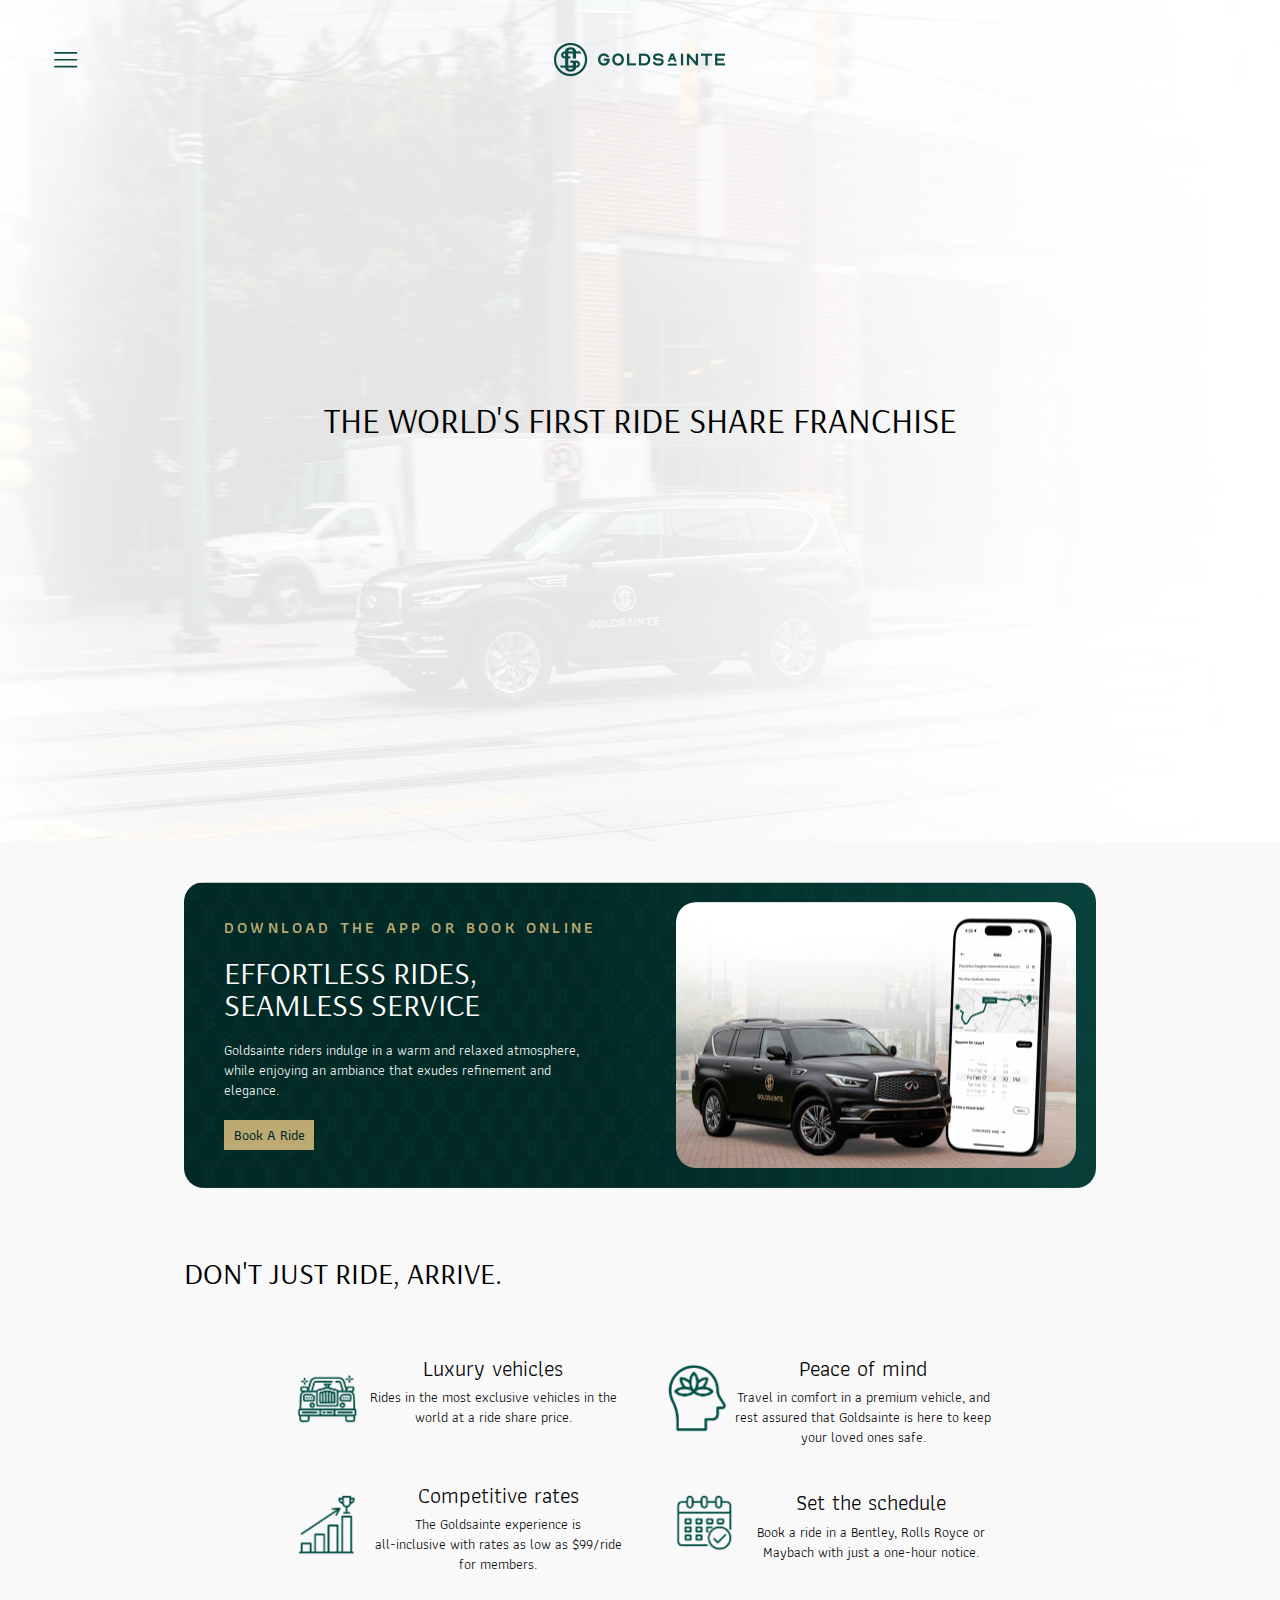
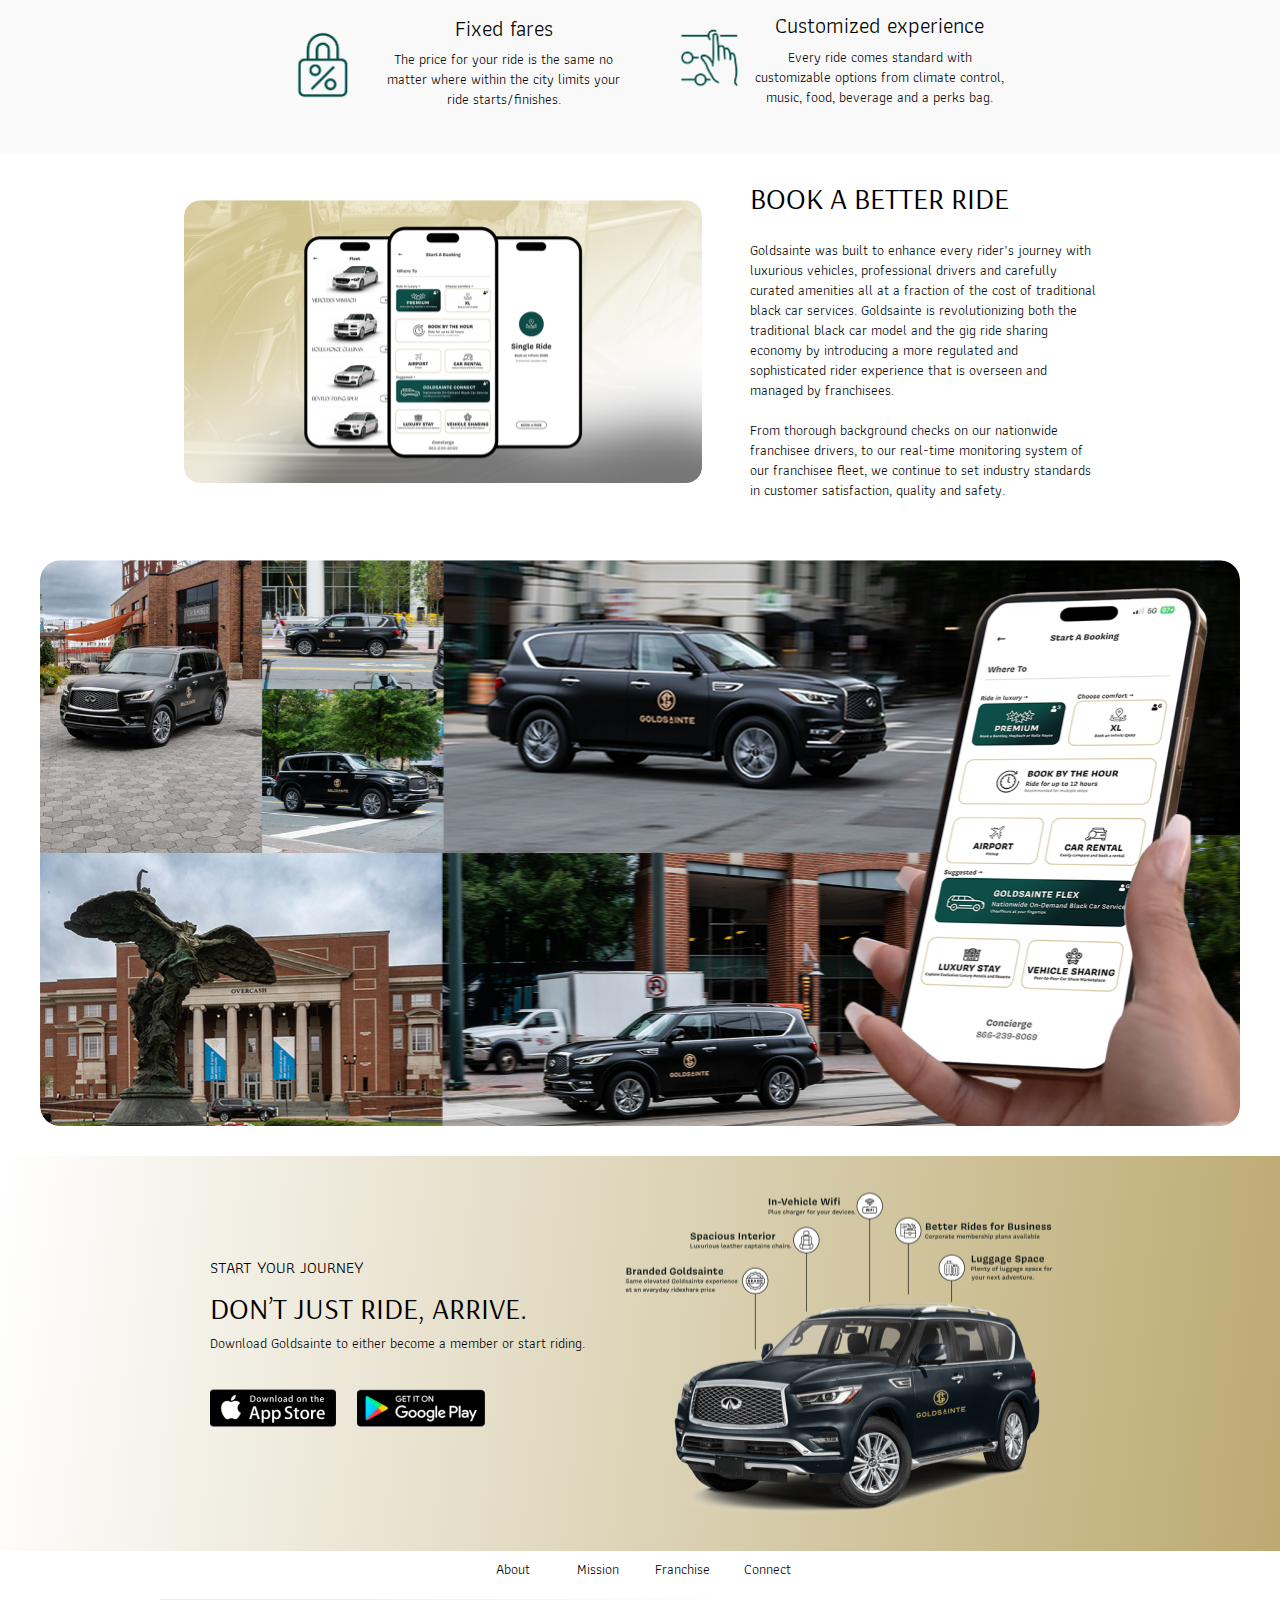
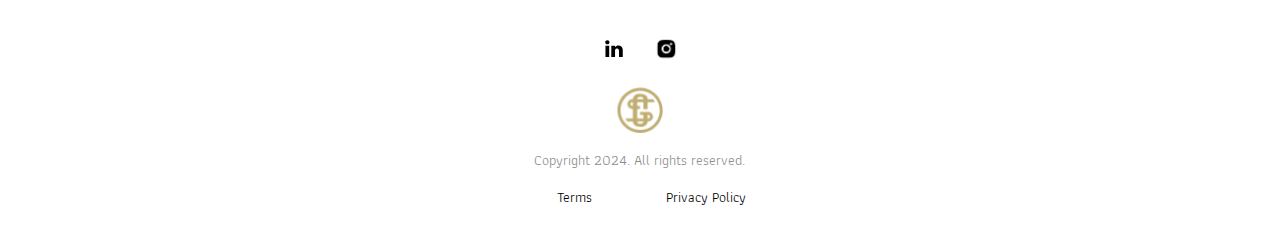
<file: index.html>
<!DOCTYPE html>
<html>
  <head>
    <title> The World's First Ride Share Franchise
    </title>
    <meta charset="utf-8" />
    <meta name="viewport" content="initial-scale=1, width=device-width" />
    <link rel="icon" href="public/favicon_io/favicon.ico" type="image/xicon"/>
    <link rel="stylesheet" href="./global.css" />
    <link rel="stylesheet" href="./index.css" />
    <link
      rel="stylesheet"
      href="https://fonts.googleapis.com/css2?family=Arsenal:wght@400&display=swap"
    />
    <link
      rel="stylesheet"
      href="https://fonts.googleapis.com/css2?family=Athiti:wght@400;500;600;700&display=swap"
    />
    <link
      rel="stylesheet"
      href="https://fonts.googleapis.com/css2?family=DM Sans:wght@400&display=swap"
    />

    <style>
      @font-face {
        font-family: "Chiffon";
        src: url("./public/Chiffon.otf");
        font-weight: 400;
      }
    </style>
  </head>
  <body>
    <div class="index">
      <div class="home-hero">
        <img
          class="home-hero-white-icon"
          alt=""
          src="./public/homeherowhite@2x.png"
        />

        <div class="home-hero-text">
          <div class="home-hero-text-inner">
            <div class="heading-parent5">
              <div class="heading17">
                THE WORLD'S FIRST RIDE SHARE FRANCHISE
              </div>
              <div class="paragraph40">
                Goldsainte is the world's first ride share franchise that
                exclusively uses only franchisee-owned Bentley, Rolls Royce,
                Maybach and Infiniti QX80's as ride share vehicles.
              </div>
            </div>
          </div>
        </div>
        <button class="home-main-nav" id="homeMainNav">
          <div class="hamburger-menu1-parent">
            <img
              class="hamburger-menu1-icon"
              alt=""
              src="./public/hamburgermenuterritories1.svg"
            />

            <img class="menu-icon" alt="" src="./public/menu.svg" />
          </div>
        </button>
        <div class="home-main-logo">
          <img
            class="primary-horizontal-logo-gold-1-icon"
            alt=""
            src="./public/primaryhorizontallogogold-1@2x.png"
          />
        </div>
      </div>
      <div class="home-h1">
        <div class="frame-title-franchisee-territo2">
          <div class="frame-body-parent">
            <div class="frame-body2">
              <div class="text2">Download the app or Book Online</div>
              <div class="frame-franchisee-territory2">
                <div class="heading18">Effortless Rides, Seamless Service</div>
              </div>
              <div class="paragraph41">
                Goldsainte riders indulge in a warm and relaxed atmosphere,
                while enjoying an ambiance that exudes refinement and elegance.
              </div>
              <button class="paragraph-wrapper" id="frameButton">
                <div class="paragraph42">Book A Ride</div>
              </button>
            </div>
            <img
              class="phone-goldsainte-one-membershi-icon1"
              alt=""
              src="./public/phonegoldsainteonemembershipperks1@2x.png"
            />
          </div>
        </div>
        <div class="frame-title-franchisee-territo3">
          <img
            class="world-map-franchising-territor-icon1"
            alt=""
            src="./public/worldmapfranchisingterritoriesluxuryridesharenowtext1@2x.png"
          />
        </div>
      </div>
      <div class="home-h2">
        <div class="frame-dont-just-ride-arrive">
          <div class="dont-just-ride-arrive">
            <div class="heading19">
              <p class="dont-just-ride">Don't Just Ride, ARRIVE.</p>
              <p class="the-goldsainte-experience">&nbsp;</p>
              <p class="the-goldsainte-experience">&nbsp;</p>
            </div>
            <div class="goldsainte-icons">
              <div class="luxury">
                <img
                  class="luxury-rr-car-icon"
                  alt=""
                  src="./public/luxuryrrcar@2x.png"
                />

                <div class="big-number-parent">
                  <div class="big-number6">Luxury vehicles</div>
                  <div class="big-number7">
                    Rides in the most exclusive vehicles in the world at a ride
                    share price.
                  </div>
                </div>
              </div>
              <div class="luxury">
                <img
                  class="luxury-rr-car-icon"
                  alt=""
                  src="./public/peaceofmind@2x.png"
                />

                <div class="big-number-parent">
                  <div class="big-number6">
                    <p class="the-goldsainte-experience">Peace of mind</p>
                  </div>
                  <div class="big-number9">
                    Travel in comfort in a premium vehicle, and rest assured
                    that Goldsainte is here to keep your loved ones safe.
                  </div>
                </div>
              </div>
              <div class="competitive-rates">
                <img
                  class="competitiverates-icon"
                  alt=""
                  src="./public/competitiverates@2x.png"
                />

                <div class="big-number-parent">
                  <div class="big-number10">Competitive rates</div>
                  <div class="big-number11">
                    <p class="the-goldsainte-experience">
                      The Goldsainte experience is
                    </p>
                    <p class="the-goldsainte-experience">
                      all-inclusive with rates as low as $99/ride for members.
                    </p>
                  </div>
                </div>
              </div>
              <div class="luxury">
                <img
                  class="set-the-schedule1"
                  alt=""
                  src="./public/set-the-schedule@2x.png"
                />

                <div class="big-number-parent">
                  <div class="big-number12">Set the schedule</div>
                  <div class="big-number13">
                    Book a ride in a Bentley, Rolls Royce or Maybach with just a
                    one-hour notice.
                  </div>
                </div>
              </div>
              <div class="fixed-fares">
                <img
                  class="fixedfares-icon"
                  alt=""
                  src="./public/fixedfares@2x.png"
                />

                <div class="big-number-parent2">
                  <div class="big-number14">Fixed fares</div>
                  <div class="big-number15">
                    The price for your ride is the same no matter where within
                    the city limits your ride starts/finishes.
                  </div>
                </div>
              </div>
              <div class="customized-experience">
                <img
                  class="customizedexperience-icon"
                  alt=""
                  src="./public/customizedexperience@2x.png"
                />

                <div class="big-number-parent3">
                  <div class="big-number16">Customized experience</div>
                  <div class="big-number17">
                    Every ride comes standard with customizable options from
                    climate control, music, food, beverage and a perks bag.
                  </div>
                </div>
              </div>
            </div>
          </div>
        </div>
      </div>
      <div class="home-h3">
        <div class="one-app-with-many-experiences2">
          <img
            class="goldsainte-phones-app-cars-ser-icon1"
            alt=""
            src="./public/goldsaintephonesappcarsservicesrideshareservice@2x.png"
          />

          <div class="one-app-with-many-experiences3">
            <div class="heading20">
              <p class="dont-just-ride">BOOK A BETTER RIDE</p>
              <p class="the-goldsainte-experience">&nbsp;</p>
              <p class="the-goldsainte-experience">&nbsp;</p>
            </div>
            <div class="body1">
              <p class="the-goldsainte-experience">
                Goldsainte was built to enhance every rider’s journey with
                luxurious vehicles, professional drivers and carefully curated
                amenities all at a fraction of the cost of traditional black car
                services. Goldsainte is revolutionizing both the traditional
                black car model and the gig ride sharing economy by introducing
                a more regulated and sophisticated rider experience that is
                overseen and managed by franchisees.
              </p>
              <p class="the-goldsainte-experience">&nbsp;</p>
              <p class="the-goldsainte-experience">
                From thorough background checks on our nationwide franchisee
                drivers, to our real-time monitoring system of our franchisee
                fleet, we continue to set industry standards in customer
                satisfaction, quality and safety.
              </p>
            </div>
          </div>
        </div>
      </div>
      <div class="home-h4">
        <div class="ride-share-reinvented-as-a-fra">
          <div class="text-content-bubble">
            <div class="feature-title1">
              RIDE SHARE REINVENTED AS A FRANCHISE
            </div>
            <div class="body2">
              At Goldsainte, we take pride in our commitment to providing
              exceptional franchise training and support to our franchise owners
              worldwide. We understand that the success of our franchisees is
              integral to our overall success as a global family of brands. With
              this in mind, we have implemented standardized systems and
              processes across our brand. By doing so, we aim to enhance our
              collective capabilities and effectively navigate the ever-evolving
              business landscape. Our goal is to ensure that each franchise
              owner receives best-in-class training and the ongoing support they
              need, regardless of whether they open one location or multiple
              locations.
            </div>
            <button class="learn-more" id="learnMore">
              <b class="paragraph43">Learn More</b>
            </button>
          </div>
          <img
            class="goldsainte-qx80-car-share-larg-icon"
            alt=""
            src="./public/goldsainteqx80carsharelargexljpg@2x.png"
          />

          <img
            class="goldsainte-qx80-car-share-larg-icon1"
            alt=""
            src="./public/goldsainteqx80carsharelargejpg@2x.png"
          />

          <img
            class="goldsainte-qx80-car-share-med-icon"
            alt=""
            src="./public/goldsainteqx80carsharesmalljpg@2x.png"
          />

          <img
            class="goldsainte-qx80-car-share-smal-icon"
            alt=""
            src="./public/goldsainteqx80carsharesmalljpg@2x.png"
          />
        </div>
      </div>
      <div class="home-h5">
        <div class="elevated-rideshare-experence">
          <div class="goldsainte-one-membership-text">
            <div class="headings">START YOUR JOURNEY</div>
            <div class="headings2">Don’t Just Ride, Arrive.</div>
            <div class="paragraph41">
              Download Goldsainte to either become a member or start riding.
            </div>
            <div class="image-10-parent">
              <a
                class="image-10"
                href="https://apps.apple.com/bm/app/goldsainte/id6445999234"
                target="_blank"
              >
              </a>
              <a
                class="image-9"
                href="https://play.google.com/store/apps/datasafety?id=com.goldsainte&hl=en_US&gl=US&pli=1"
              >
              </a>
            </div>
          </div>
          <img
            class="qx80-ride-share-charlotte-nc-c-icon"
            alt=""
            src="./public/qx80ridesharecharlottenccitycarimforideshare@2x.png"
          />

          <img
            class="qx80-ride-share-charlotte-nc-c-icon1"
            alt=""
            src="./public/qx80ridesharecharlottenccitycarimforideshare1@2x.png"
          />
        </div>
      </div>
      <div class="home-footer">
        <div class="home-important-links">
          <a class="paragraph45" href="./about.html">About</a>
          <a class="paragraph45" href="./membership.html">Mission</a>
          <a class="paragraph45" href="./franchise-model.html">Franchise</a>
          <a class="paragraph45" href="./partner.html">Connect</a>
        </div>
        <div class="home-social">
          <div class="frame-parent4">
            <div class="divider-wrapper1">
              <img class="divider-icon3" alt="" src="./public/divider.svg" />
            </div>
            <div class="contact-info3-parent">
              <div class="contact-info3">
                <div class="social-media-container-container">
                  <div class="social-media-container1">
                    <img
                      class="social-media-icon-squarelinke3"
                      alt=""
                      src="./public/social-media-icon-squareinstagram1.svg"
                      id="socialMediaIconSquareLinke"
                    />

                    <img
                      class="social-media-icon-squareinsta3"
                      alt=""
                      src="./public/social-media-icon-squareinstagram8343@2x.png"
                      id="socialMediaIconSquareInsta"
                    />
                  </div>
                </div>
              </div>
              <img
                class="goldsainte-gold-logo-home-icon"
                alt=""
                src="./public/goldsaintegoldlogohome@2x.png"
              />

              <div class="email3">Copyright 2024. All rights reserved.</div>
            </div>
          </div>
        </div>
      </div>
      <div class="home-info-links">
        <div class="franchise-model-info-links1">
          <a class="paragraph49" href="./terms-and-conditions.html">Terms</a>
          <a class="paragraph49" href="./privacy-policy.html">Privacy Policy</a>
        </div>
      </div>
      <div class="home-h11">
        <div class="frame-dont-just-ride-arrive">
          <div class="dont-just-ride-arrive">
            <div class="heading19">
              <p class="dont-just-ride">Don't Just Ride, ARRIVE.</p>
              <p class="the-goldsainte-experience">&nbsp;</p>
              <p class="the-goldsainte-experience">&nbsp;</p>
            </div>
            <div class="goldsainte-icons1">
              <div class="luxury1">
                <img
                  class="luxury-rr-icon"
                  alt=""
                  src="./public/luxuryrr@2x.png"
                />

                <div class="big-number18">
                  <p class="luxury-vehicles">Luxury vehicles</p>
                  <p class="rides-in-the">&nbsp;</p>
                  <p class="rides-in-the">
                    Rides in the most exclusive vehicles in the world at a ride
                    share price.
                  </p>
                </div>
              </div>
              <div class="luxury1">
                <img
                  class="luxury-rr-icon"
                  alt=""
                  src="./public/peaceofmind1@2x.png"
                />

                <div class="big-number18">
                  <p class="luxury-vehicles">Peace of mind</p>
                  <p class="rides-in-the">&nbsp;</p>
                  <p class="rides-in-the">
                    Travel in comfort in a premium vehicle, and rest assured
                    that Goldsainte is here to keep your loved ones safe.
                  </p>
                </div>
              </div>
              <div class="competitive-rates1">
                <img
                  class="competitiverates-icon1"
                  alt=""
                  src="./public/competitiverates1@2x.png"
                />

                <div class="big-number20">
                  <p class="luxury-vehicles">Competitive rates</p>
                  <p class="rides-in-the">&nbsp;</p>
                  <p class="rides-in-the">The Goldsainte experience is</p>
                  <p class="rides-in-the">
                    all-inclusive with rates as low as $99/ride for members.
                  </p>
                </div>
              </div>
              <div class="luxury1">
                <img
                  class="competitiverates-icon1"
                  alt=""
                  src="./public/set-the-schedule1@2x.png"
                />

                <div class="big-number20">
                  <p class="luxury-vehicles">Set the schedule</p>
                  <p class="rides-in-the">&nbsp;</p>
                  <p class="rides-in-the">Book a ride in a Bentley, Rolls</p>
                  <p class="rides-in-the">Royce or Maybach with just a</p>
                  <p class="rides-in-the">one-hour notice.</p>
                </div>
              </div>
              <div class="fixed-fares1">
                <img
                  class="fixedfares-icon1"
                  alt=""
                  src="./public/fixedfares1@2x.png"
                />

                <div class="big-number22">
                  <p class="luxury-vehicles">Fixed fares</p>
                  <p class="rides-in-the">&nbsp;</p>
                  <p class="rides-in-the">
                    The price for your ride is the same no matter where within
                    the city limits your ride starts/finishes.
                  </p>
                </div>
              </div>
              <div class="customized-experience1">
                <img
                  class="customizedexperience-icon1"
                  alt=""
                  src="./public/customizedexperience1@2x.png"
                />

                <div class="big-number20">
                  <p class="luxury-vehicles">Customized experience</p>
                  <p class="rides-in-the">&nbsp;</p>
                  <p class="rides-in-the">
                    Every Goldsainte ride comes standard with customizable
                    options from climate control, music, food, beverage and a
                    Goldsainte perks bag.
                  </p>
                </div>
              </div>
            </div>
          </div>
        </div>
      </div>
    </div>

    <div id="nav" class="popup-overlay" style="display: none">
      <div class="nav" data-animate-on-scroll>
        <a class="logomark-seal-green-1"> </a>
        <div class="sections">
          <a class="about1" href="./about.html">about</a>
          <div class="line-about"></div>
          <a class="about1" href="./franchise-model.html">Franchise</a>
          <div class="line-about"></div>
          <a class="about1" href="./membership.html">Mission</a>
          <div class="line-about"></div>
          <a class="about1" href="./partner.html">Goldsainte Connect</a>
          <div class="line-about"></div>
          <a class="about1" href="./franchise-faq.html">franchise faq</a>
          <div class="line-about"></div>
          <a class="about1" href="./faq.html">faq</a>
        </div>
      </div>
    </div>

    <script>
      var scrollAnimElements = document.querySelectorAll("[data-animate-on-scroll]");
      var observer = new IntersectionObserver(
        (entries) => {
          for (const entry of entries) {
            if (entry.isIntersecting || entry.intersectionRatio > 0) {
              const targetElement = entry.target;
              targetElement.classList.add("animate");
              observer.unobserve(targetElement);
            }
          }
        },
        {
          threshold: 0.15,
        }
      );

      for (let i = 0; i < scrollAnimElements.length; i++) {
        observer.observe(scrollAnimElements[i]);
      }

      var homeMainNav = document.getElementById("homeMainNav");
      if (homeMainNav) {
        homeMainNav.addEventListener("click", function () {
          var drawerOverlay = document.getElementById("nav");
          if (!drawerOverlay) return;
          var drawerOverlayStyle = drawerOverlay.style;
          if (drawerOverlayStyle) {
            drawerOverlayStyle.display = "flex";
            drawerOverlayStyle.zIndex = 99;
            drawerOverlayStyle.backgroundColor = "rgba(113, 113, 113, 0.3)";
            drawerOverlayStyle.alignItems = "flex-start";
            drawerOverlayStyle.justifyContent = "";
          }
          drawerOverlay.setAttribute("closable", "");

          var onClick =
            drawerOverlay.onClick ||
            function (e) {
              if (
                e.target === drawerOverlay &&
                drawerOverlay.hasAttribute("closable")
              ) {
                drawerOverlayStyle.display = "none";
              }
            };
          drawerOverlay.addEventListener("click", onClick);
        });
      }

      var frameButton = document.getElementById("frameButton");
      if (frameButton) {
        frameButton.addEventListener("click", function (e) {
          // Please sync "franchise" to the project
        });
      }

      var learnMore = document.getElementById("learnMore");
      if (learnMore) {
        learnMore.addEventListener("click", function (e) {
          // Please sync "franchise" to the project
        });
      }

      var socialMediaIconSquareLinke = document.getElementById(
        "socialMediaIconSquareLinke"
      );
      if (socialMediaIconSquareLinke) {
        socialMediaIconSquareLinke.addEventListener("click", function () {
          window.open("https://www.linkedin.com/company/goldsainte/mycompany/");
        });
      }

      var socialMediaIconSquareInsta = document.getElementById(
        "socialMediaIconSquareInsta"
      );
      if (socialMediaIconSquareInsta) {
        socialMediaIconSquareInsta.addEventListener("click", function () {
          window.open("https://www.instagram.com/goldsainte/");
        });
      }
    </script>
  </body>
</html>
</file>
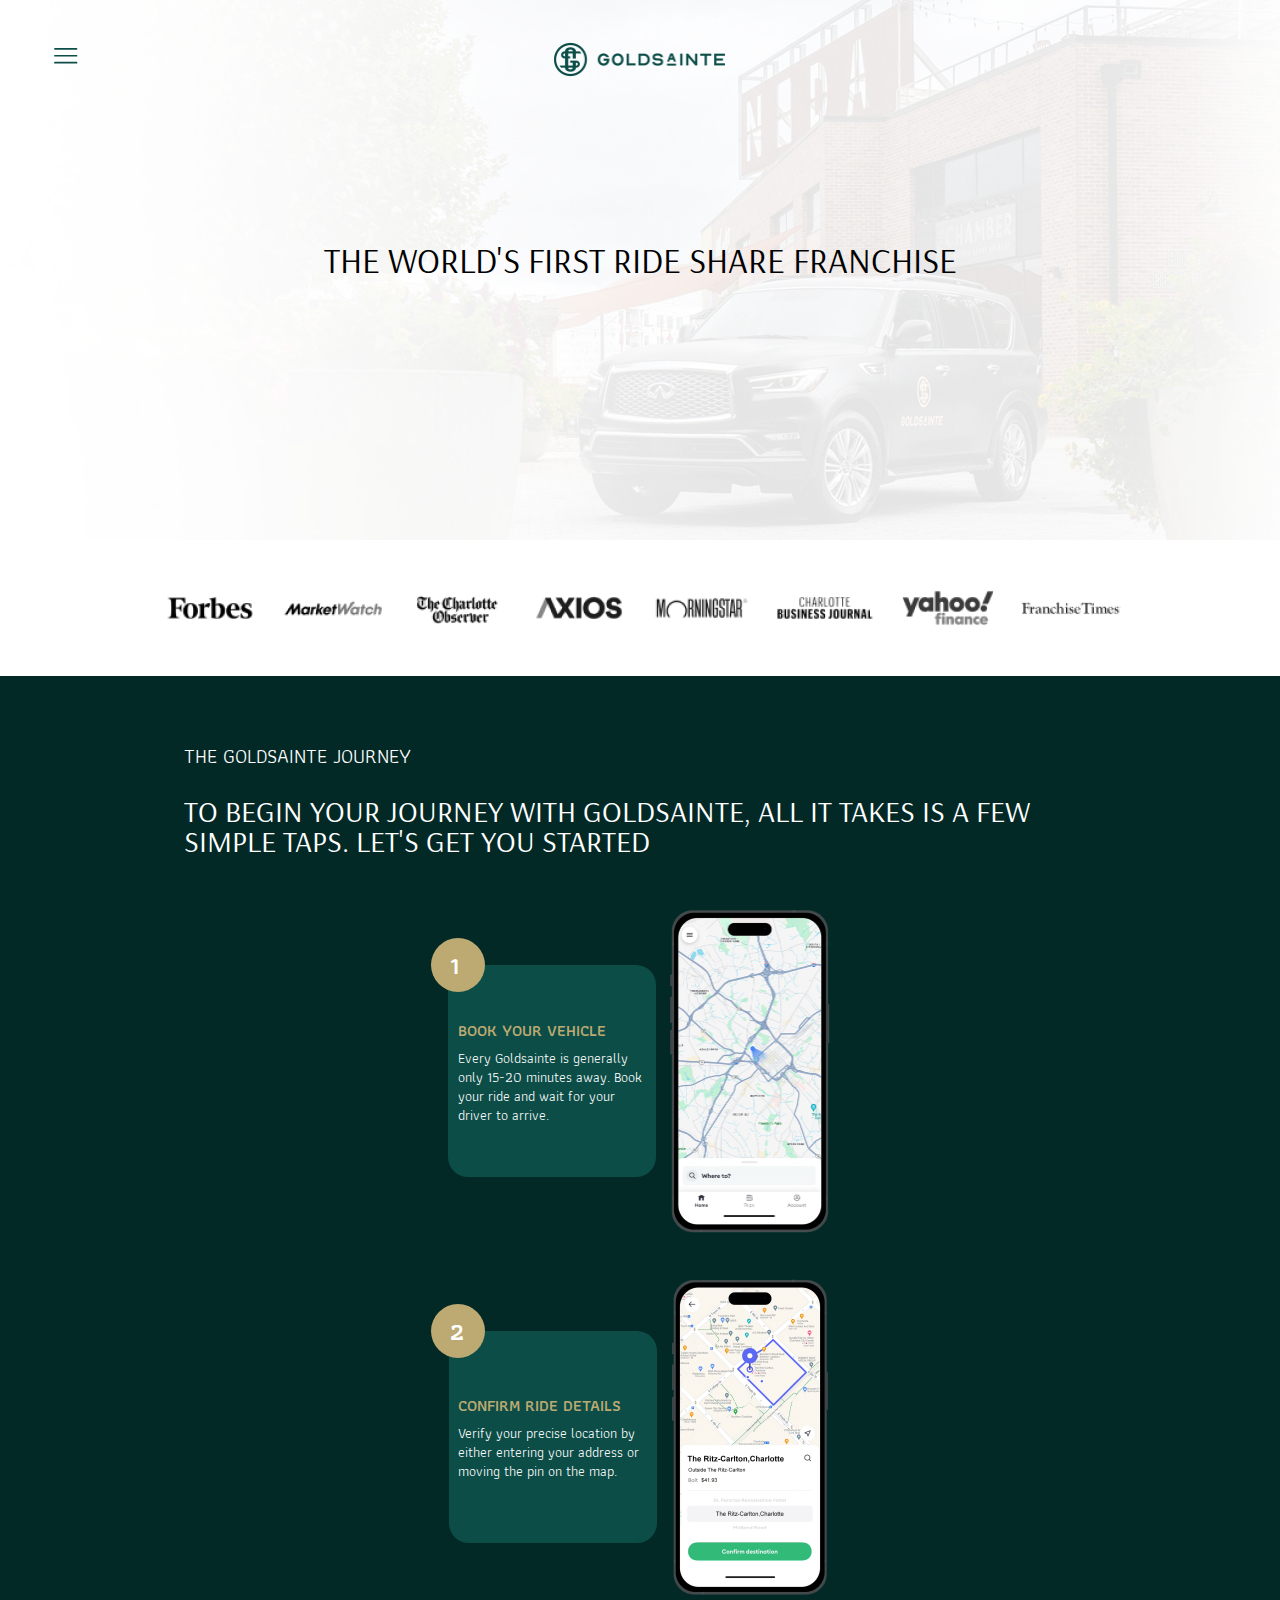
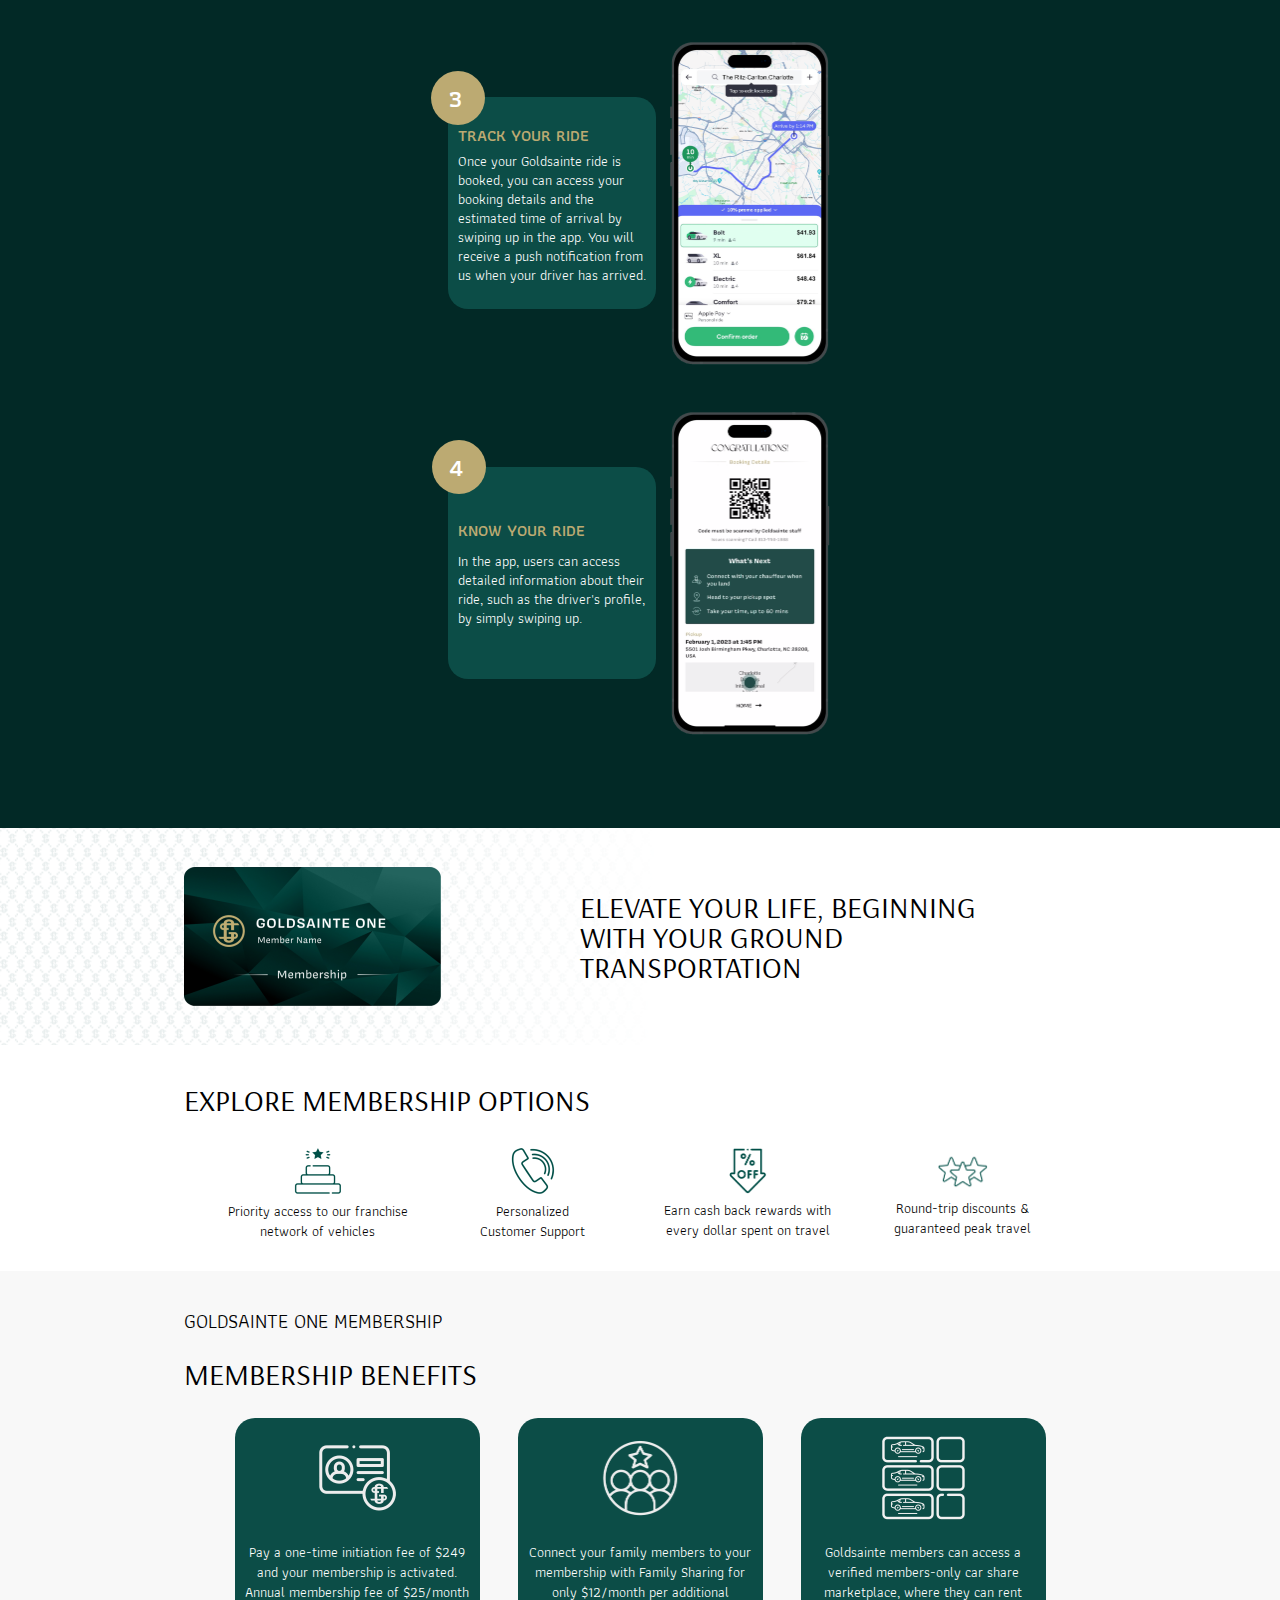
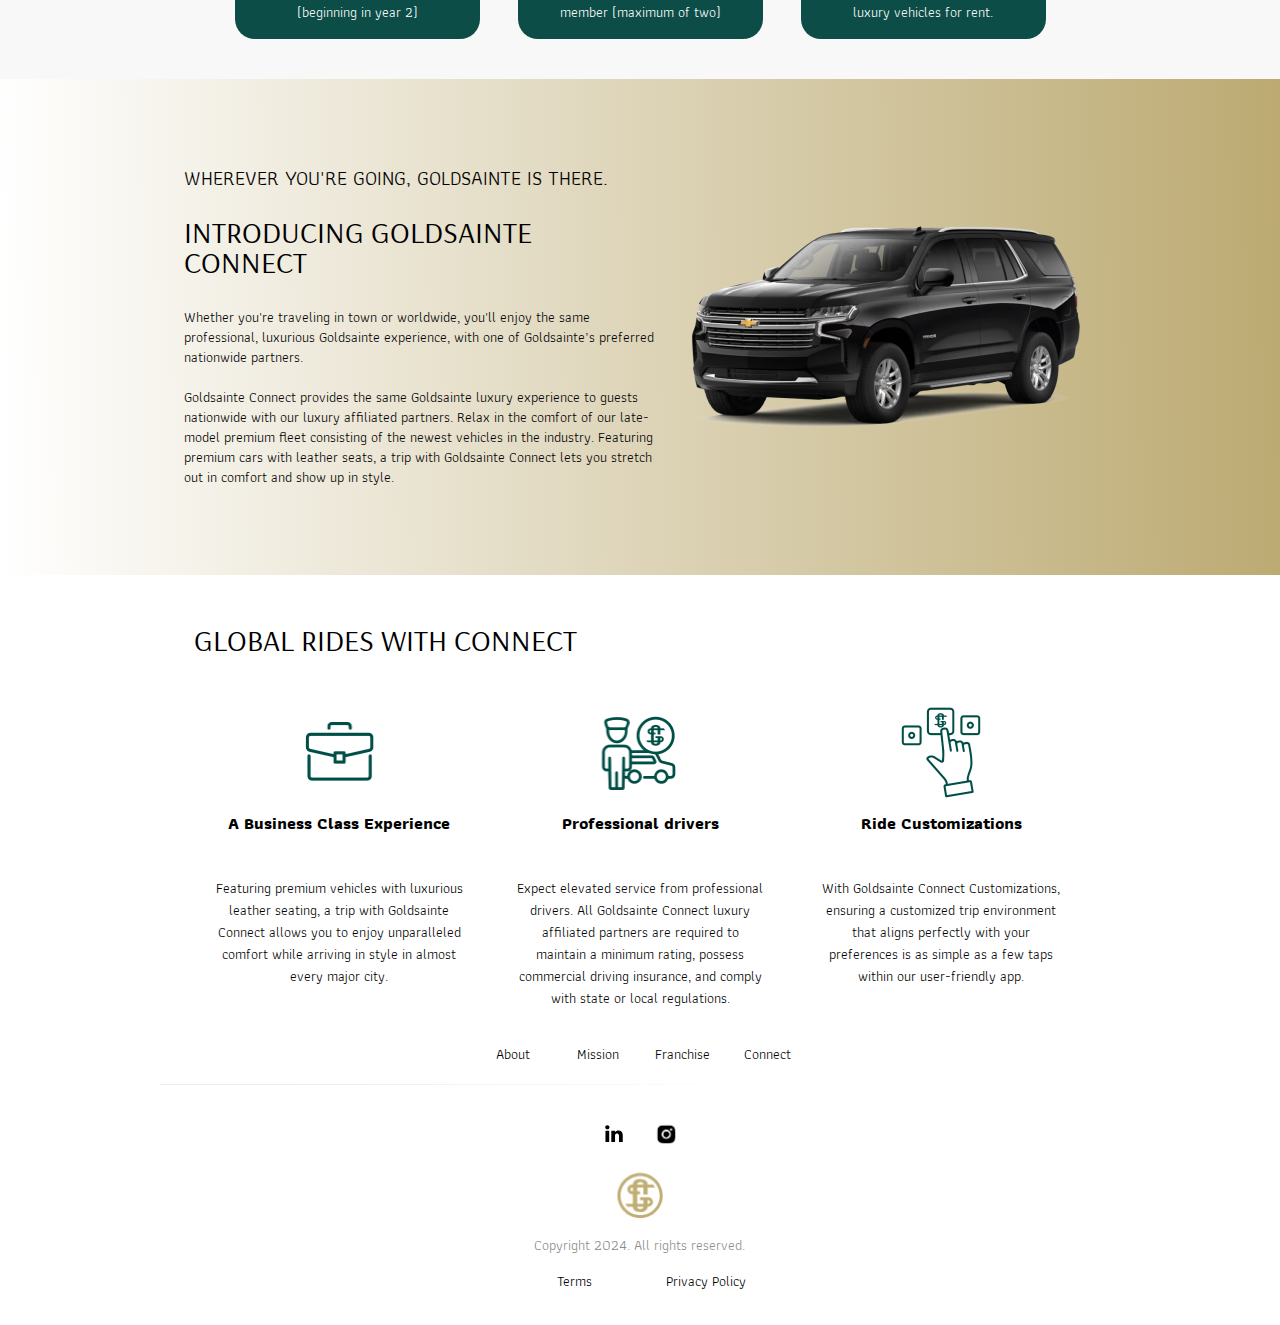
<file: about.html>
<!DOCTYPE html>
<html>
  <head>
    <title> The World's First Ride Share Franchise
    </title>
    <meta charset="utf-8" />
    <meta name="viewport" content="initial-scale=1, width=device-width" />
    <link rel="icon" href="public/favicon_io/favicon.ico" type="image/xicon"/>
    <link rel="stylesheet" href="./global.css" />
    <link rel="stylesheet" href="./about.css" />
    <link
      rel="stylesheet"
      href="https://fonts.googleapis.com/css2?family=Arsenal:wght@400&display=swap"
    />
    <link
      rel="stylesheet"
      href="https://fonts.googleapis.com/css2?family=Athiti:wght@400;500;600;700&display=swap"
    />
    <link
      rel="stylesheet"
      href="https://fonts.googleapis.com/css2?family=DM Sans:wght@400&display=swap"
    />

    <style>
      @font-face {
        font-family: "Chiffon";
        src: url("./public/Chiffon.otf");
        font-weight: 400;
      }
    </style>
  </head>
  <body>
    <div class="about">
      <div class="about-hero">
        <img
          class="about-hero-white-icon"
          alt=""
          src="./public/aboutherowhite@2x.png"
        />

        <div class="about-hero-inner">
          <div class="frame-wrapper10">
            <div class="heading-parent9">
              <div class="heading28">
                THE WORLD'S FIRST RIDE SHARE FRANCHISE
              </div>
              <div class="paragraph65">
                Goldsainte is the world's first ride share franchise that
                exclusively uses only franchisee-owned Bentley, Rolls Royce,
                Maybach and Infiniti QX80's as ride share vehicles.
              </div>
            </div>
          </div>
        </div>
        <div class="about-us-main-logo-nav">
          <a class="primary-horizontal-logo-green-"> </a>
          <button class="hamburger-menu2-wrapper">
            <img
              class="hamburger-menu2-icon"
              alt=""
              src="./public/hamburgermenuterritories1.svg"
            />
          </button>
        </div>
      </div>
      <div class="about-main-nav" id="aboutMainNavContainer">
        <button class="hamburger-menu2-wrapper">
          <img
            class="hamburger-menu2-icon"
            alt=""
            src="./public/hamburgermenuterritories1.svg"
          />
        </button>
      </div>
      <div class="about-main-logo" id="aboutMainLogoContainer">
        <a
          class="primary-horizontal-logo-about-"
          id="primaryHorizontalLogoAbout" href="./index.html"
        >
        </a>
      </div>
      <div class="about-h1">
        <div class="as-featured-in">
          <div class="frame-partner">
            <div class="heading29">As featured in</div>
          </div>
          <img
            class="featured-logosd-1-icon"
            alt=""
            src="./public/featuredlogosd-1@2x.png"
          />

          <img
            class="featured-logos-960-1-icon"
            alt=""
            src="./public/featuredlogos960-1@2x.png"
          />

          <img
            class="featured-logos-420-1-icon"
            alt=""
            src="./public/featuredlogos420-1@2x.png"
          />

          <div class="frame-partners-images">
            <img
              class="featured-logosd-icon"
              alt=""
              src="./public/featuredlogosd@2x.png"
            />

            <img
              class="featured-logos-960-icon"
              alt=""
              src="./public/featuredlogos960@2x.png"
            />

            <img
              class="featured-logos-960-icon"
              alt=""
              src="./public/featuredlogos420@2x.png"
            />

            <img
              class="featured-logos-960-icon"
              alt=""
              src="./public/axios@2x.png"
            />

            <img
              class="featured-logos-960-icon"
              alt=""
              src="./public/morningstar@2x.png"
            />

            <img
              class="featured-logos-960-icon"
              alt=""
              src="./public/charlottebusinessjournel@2x.png"
            />

            <img
              class="featured-logos-960-icon"
              alt=""
              src="./public/yahoo-finance@2x.png"
            />

            <img
              class="franchise-times-icon"
              alt=""
              src="./public/franchisetimes@2x.png"
            />
          </div>
          <div class="a-logos">
            <div class="frame-partners-images1">
              <div class="forbes-parent">
                <img
                  class="featured-logosd-icon"
                  alt=""
                  src="./public/featuredlogosd@2x.png"
                />

                <img
                  class="featured-logos-960-icon"
                  alt=""
                  src="./public/featuredlogos960@2x.png"
                />
              </div>
              <div class="forbes-parent">
                <img
                  class="featured-logos-960-icon"
                  alt=""
                  src="./public/featuredlogos420@2x.png"
                />

                <img
                  class="featured-logos-960-icon"
                  alt=""
                  src="./public/axios@2x.png"
                />
              </div>
              <img
                class="morningstar-icon1"
                alt=""
                src="./public/morningstar1@2x.png"
              />

              <img
                class="morningstar-icon1"
                alt=""
                src="./public/charlottebusinessjournel1@2x.png"
              />

              <img
                class="morningstar-icon1"
                alt=""
                src="./public/yahoo-finance1@2x.png"
              />

              <img
                class="franchise-times-icon1"
                alt=""
                src="./public/franchisetimes@2x.png"
              />
            </div>
            <div class="frame-partners-images2">
              <img class="forbes-icon1" alt="" src="./public/forbes@2x.png" />

              <img
                class="morningstar-icon1"
                alt=""
                src="./public/marketwatch@2x.png"
              />

              <img
                class="morningstar-icon1"
                alt=""
                src="./public/thecharlotteobserver@2x.png"
              />

              <img
                class="morningstar-icon1"
                alt=""
                src="./public/axios1@2x.png"
              />

              <div class="forbes-parent">
                <img
                  class="featured-logos-960-icon"
                  alt=""
                  src="./public/morningstar2@2x.png"
                />

                <img
                  class="featured-logos-960-icon"
                  alt=""
                  src="./public/charlottebusinessjournel2@2x.png"
                />
              </div>
              <div class="forbes-parent">
                <img
                  class="featured-logos-960-icon"
                  alt=""
                  src="./public/yahoo-finance2@2x.png"
                />

                <img
                  class="franchise-times-icon"
                  alt=""
                  src="./public/franchisetimes1@2x.png"
                />
              </div>
            </div>
          </div>
        </div>
      </div>
      <div class="about-h2">
        <div class="the-goldsainte-process">
          <div class="frame-franchise-process">
            <div class="headings1">THE GOLDSAINTE JOURNEY</div>
          </div>
          <div class="start-your-journey">
            <div class="headings3">
              To begin your journey with Goldsainte, all it takes is a few
              simple taps. Let's get you started
            </div>
          </div>
          <div class="frame-franchise-steps">
            <div class="goldsainte-step-2-card-parent">
              <div class="goldsainte-step-2-card">
                <div class="goldsainte-step-2">
                  <div class="step-2-text">
                    <div class="paragraph66">Book your vehicle</div>
                    <div class="paragraph67">
                      Every Goldsainte is generally only 15-20 minutes away.
                      Book your ride and wait for your driver to arrive.
                    </div>
                    <div class="wrapper">
                      <div class="div">1</div>
                    </div>
                  </div>
                </div>
              </div>
              <img
                class="review-ffd-icon-small"
                alt=""
                src="./public/reviewffdiconsmall@2x.png"
              />

              <img
                class="review-ffd-icon-small1"
                alt=""
                src="./public/reviewffdiconsmall1@2x.png"
              />
            </div>
            <div class="goldsainte-step-2-card-parent">
              <div class="goldsainte-step-2-card1">
                <div class="goldsainte-step-21">
                  <div class="step-2-text1">
                    <div class="paragraph68">Confirm ride details</div>
                    <div class="paragraph69">
                      Verify your precise location by either entering your
                      address or moving the pin on the map.
                    </div>
                    <div class="container">
                      <div class="div1">
                        <p class="explore-membership-options">2</p>
                      </div>
                    </div>
                  </div>
                </div>
              </div>
              <img
                class="review-ffd-icon-small2"
                alt=""
                src="./public/reviewffdiconsmall2@2x.png"
              />

              <img
                class="review-ffd-icon-small3"
                alt=""
                src="./public/reviewffdiconsmall3@2x.png"
              />
            </div>
            <div class="goldsainte-step-2-card-parent">
              <div class="goldsainte-step-2-card2">
                <div class="step-2-text2">
                  <div class="paragraph70">Track your ride</div>
                  <div class="paragraph71">
                    Once your Goldsainte ride is booked, you can access your
                    booking details and the estimated time of arrival by swiping
                    up in the app. You will receive a push notification from us
                    when your driver has arrived.
                  </div>
                  <div class="frame">
                    <div class="div">3</div>
                  </div>
                </div>
              </div>
              <img
                class="review-ffd-icon-small"
                alt=""
                src="./public/reviewffdiconsmall4@2x.png"
              />

              <img
                class="review-ffd-icon-small5"
                alt=""
                src="./public/reviewffdiconsmall5@2x.png"
              />
            </div>
            <div class="goldsainte-step-2-card-parent1">
              <div class="goldsainte-step-2-card3">
                <div class="goldsainte-step-22">
                  <div class="step-2-text3">
                    <div class="paragraph72">Know your ride</div>
                    <div class="paragraph73">
                      In the app, users can access detailed information about
                      their ride, such as the driver's profile, by simply
                      swiping up.
                    </div>
                  </div>
                </div>
                <div class="wrapper1">
                  <div class="div">4</div>
                </div>
              </div>
              <img
                class="review-ffd-icon-small"
                alt=""
                src="./public/reviewffdiconsmall6@2x.png"
              />

              <img
                class="review-ffd-icon-small5"
                alt=""
                src="./public/reviewffdiconsmall7@2x.png"
              />
            </div>
          </div>
          <div class="frame-franchise-steps1">
            <div class="goldsainte-step-2-card-parent2">
              <div class="goldsainte-step-2-card2">
                <div class="step-2-text2">
                  <div class="paragraph70">Track your ride</div>
                  <div class="paragraph71">
                    Once your Goldsainte ride is booked, you can access your
                    booking details and the estimated time of arrival by swiping
                    up in the app. You will receive a push notification from us
                    when your driver has arrived.
                  </div>
                  <div class="frame">
                    <div class="div">3</div>
                  </div>
                </div>
              </div>
              <img
                class="review-ffd-icon-small"
                alt=""
                src="./public/reviewffdiconsmall8@2x.png"
              />

              <img
                class="review-ffd-icon-small5"
                alt=""
                src="./public/reviewffdiconsmall9@2x.png"
              />
            </div>
            <div class="goldsainte-step-2-card-parent3">
              <div class="goldsainte-step-2-card3">
                <div class="goldsainte-step-22">
                  <div class="step-2-text3">
                    <div class="paragraph72">Know your ride</div>
                    <div class="paragraph73">
                      In the app, users can access detailed information about
                      their ride, such as the driver's profile, by simply
                      swiping up.
                    </div>
                  </div>
                </div>
                <div class="wrapper1">
                  <div class="div">4</div>
                </div>
              </div>
              <img
                class="review-ffd-icon-small"
                alt=""
                src="./public/reviewffdiconsmall10@2x.png"
              />

              <img
                class="review-ffd-icon-small5"
                alt=""
                src="./public/reviewffdiconsmall11@2x.png"
              />
            </div>
          </div>
        </div>
      </div>
      <div class="about-h3">
        <div class="frame-elevate-your-lifestyle">
          <div class="frame-elevate-your-lifestyle-child"></div>
          <img
            class="holdingphoneoutside02-1-icon"
            alt=""
            src="./public/holdingphoneoutside02-1@2x.png"
          />

          <img
            class="goldsainte-membership-card-icon"
            alt=""
            src="./public/goldsaintemembershipcard@2x.png"
          />

          <div class="title-wrapper">
            <div class="title1">
              ELEVATE YOUR LIFE, BEGINNING WITH YOUR GROUND TRANSPORTATION
            </div>
          </div>
          <div class="feature-title-parent">
            <div class="feature-title2">RIDE IN LUXURY</div>
            <div class="title2">
              Goldsainte harnesses the convenience of technology allowing
              members to access a fleet of luxurious vehicles as an everyday
              ride share option.
            </div>
          </div>
        </div>
      </div>
      <div class="about-h4">
        <div class="a-membership-never-sounded-so-">
          <div class="unlock-luxury-service">
            <div class="about-titles">
              <div class="headings-wrapper">
                <div class="headings4">A MEMBERSHIP NEVER SOUNDED SO GOOD</div>
              </div>
              <div class="headings-container">
                <div class="headings5">
                  <p class="explore-membership-options">
                    Explore membership options
                  </p>
                </div>
              </div>
            </div>
          </div>
          <div class="goldsainte-explore-membership-">
            <div class="priority-access">
              <img class="access-icon" alt="" src="./public/access@2x.png" />

              <div class="priority-access">
                <div class="text3">
                  Priority access to our franchise network of vehicles
                </div>
              </div>
            </div>
            <div class="priority-access1">
              <img
                class="phone-support-icon"
                alt=""
                src="./public/phone-support@2x.png"
              />

              <div class="priority-access">
                <div class="text3">
                  <p class="explore-membership-options">Personalized</p>
                  <p class="explore-membership-options">Customer Support</p>
                </div>
              </div>
            </div>
            <div class="priority-access1">
              <img
                class="ridediscounts-icon"
                alt=""
                src="./public/ridediscounts@2x.png"
              />

              <div class="priority-access">
                <div class="text3">
                  Earn cash back rewards with every dollar spent on travel
                </div>
              </div>
            </div>
            <div class="priority-access1">
              <img
                class="stars-service-icon"
                alt=""
                src="./public/stars-service@2x.png"
              />

              <div class="priority-access">
                <div class="text3">
                  Round-trip discounts & guaranteed peak travel
                </div>
              </div>
            </div>
          </div>
        </div>
      </div>
      <div class="about-h5">
        <div class="frame-goldsainte-one-membershi">
          <div class="wherever-youre-going-goldsaint">
            <p class="explore-membership-options">goldsainte one membership</p>
          </div>
          <div class="introducing-goldsainte-gonnect">MEMBERSHIP BENEFITS</div>
          <div class="dont-just-ride-arrive2">
            <div class="goldsainte-icons2">
              <div class="customized-experience3">
                <img
                  class="goldsainte-travel-itinerary-icon"
                  alt=""
                  src="./public/goldsaintetravelitinerary@2x.png"
                />

                <div class="big-number-frame">
                  <div class="big-number24">
                    Our concierge team will create a personalized travel plan
                    for a perfect trip, focusing on privacy, security, and
                    exclusivity with our trusted drivers.
                  </div>
                </div>
              </div>
              <div class="customized-experience4">
                <img
                  class="goldsainte-activated-car-share-icon"
                  alt=""
                  src="./public/goldsainteactivatedcarsharemember@2x.png"
                />

                <div class="big-number-frame">
                  <div class="big-number24">
                    Pay a one-time initiation fee of $249 and your membership is
                    activated. Annual membership fee of $25/month (beginning in
                    year 2)
                  </div>
                </div>
              </div>
              <div class="customized-experience4">
                <img
                  class="goldsainte-travel-itinerary-icon"
                  alt=""
                  src="./public/goldsaintefamilysharingcarsharemember@2x.png"
                />

                <div class="big-number-frame">
                  <div class="big-number24">
                    Connect your family members to your membership with Family
                    Sharing for only $12/month per additional member (maximum of
                    two)
                  </div>
                </div>
              </div>
              <div class="customized-experience3">
                <img
                  class="goldsainte-travel-car-share-me-icon"
                  alt=""
                  src="./public/goldsaintetravelcarsharemember@2x.png"
                />

                <div class="big-number-frame">
                  <div class="big-number24">
                    When you join the Goldsainte One membership, you have the
                    ultimate travel flexibility with as little as one hour's
                    notice, 365 days per year.
                  </div>
                </div>
              </div>
              <div class="customized-experience4">
                <img
                  class="goldsainte-activated-car-share-icon"
                  alt=""
                  src="./public/goldsaintebusinesscarsharemember@2x.png"
                />

                <div class="big-number-frame">
                  <div class="big-number24">
                    <p class="explore-membership-options">
                      Goldsainte members can access a
                    </p>
                    <p class="explore-membership-options">
                      verified members-only car share marketplace, where they
                      can rent
                    </p>
                    <p class="explore-membership-options">
                      luxury vehicles for rent.
                    </p>
                  </div>
                </div>
              </div>
            </div>
          </div>
        </div>
      </div>
      <div class="about-h6">
        <div class="frame-about-goldsainte-connect">
          <div class="frame-about-goldsainte-connect1">
            <div class="feature-title3">
              <p class="explore-membership-options">
                Wherever You're Going, Goldsainte is there.
              </p>
            </div>
            <div class="text7">Introducing Goldsainte Connect</div>
            <div class="text8">
              <p class="explore-membership-options">
                Whether you're traveling in town or worldwide, you'll enjoy the
                same professional, luxurious Goldsainte experience, with one of
                Goldsainte’s preferred nationwide partners.
              </p>
              <p class="explore-membership-options">&nbsp;</p>
              <p class="explore-membership-options">
                Goldsainte Connect provides the same Goldsainte luxury
                experience to guests nationwide with our luxury affiliated
                partners. Relax in the comfort of our late-model premium fleet
                consisting of the newest vehicles in the industry. Featuring
                premium cars with leather seats, a trip with Goldsainte Connect
                lets you stretch out in comfort and show up in style.
              </p>
            </div>
          </div>
          <img
            class="black-rideshare-carshare-conne-icon"
            alt=""
            src="./public/blackridesharecarshareconnectcar@2x.png"
          />

          <img
            class="black-rideshare-carshare-conne-icon1"
            alt=""
            src="./public/blackridesharecarshareconnectcarsmall@2x.png"
          />
        </div>
      </div>
      <div class="about-h7">
        <div class="why-ride-goldsainte-connect">
          <div class="why-ride-goldsainte-connect-ti">
            <div class="headings6">Global Rides with Connect</div>
          </div>
          <div class="why-ride-goldsainte-connect-te">
            <div class="group-business-class-experienc">
              <div class="paragraph78">
                <p class="a-business-class-experience">
                  <span>
                    <span class="a-business-class-experience1">
                      <b>A Business Class Experience</b>
                    </span>
                  </span>
                </p>
                <p class="explore-membership-options">
                  <span>
                    <span>
                      <span class="a-business-class-experience1">
                        <span>&nbsp;</span>
                      </span>
                    </span>
                  </span>
                </p>
                <p class="featuring-premium-vehicles-wit">
                  <span>
                    <span>
                      <span class="featuring-premium-vehicles"
                        >Featuring premium vehicles with luxurious leather
                        seating, a trip with Goldsainte Connect allows you to
                        enjoy unparalleled comfort while arriving in style in
                        almost every major city.</span
                      >
                    </span>
                  </span>
                </p>
                <p class="blank-line63">
                  <span>
                    <span class="a-business-class-experience1">&nbsp;</span>
                  </span>
                </p>
                <p class="explore-membership-options">
                  <span>
                    <span class="a-business-class-experience1">&nbsp;</span>
                  </span>
                </p>
                <p class="explore-membership-options">
                  <span>
                    <span class="a-business-class-experience1">&nbsp;</span>
                  </span>
                </p>
                <p class="explore-membership-options">
                  <span>
                    <span class="a-business-class-experience1">&nbsp;</span>
                  </span>
                </p>
              </div>
              <img
                class="business-class-experience-icon"
                alt=""
                src="./public/businessclassexperience@2x.png"
              />
            </div>
            <div class="group-business-class-experienc">
              <div class="paragraph78">
                <p class="a-business-class-experience">
                  <span>
                    <span class="a-business-class-experience1">
                      <b>Professional drivers </b>
                    </span>
                  </span>
                </p>
                <p class="explore-membership-options">
                  <span>
                    <span>
                      <span class="a-business-class-experience1">
                        <span>&nbsp;</span>
                      </span>
                    </span>
                  </span>
                </p>
                <p class="featuring-premium-vehicles-wit">
                  <span>
                    <span>
                      <span class="featuring-premium-vehicles"
                        >Expect elevated service from professional drivers. All
                        Goldsainte Connect luxury affiliated partners are
                        required to maintain a minimum rating, possess
                        commercial driving insurance, and comply with state or
                        local regulations.</span
                      >
                    </span>
                  </span>
                </p>
                <p class="blank-line63">
                  <span>
                    <span class="a-business-class-experience1">&nbsp;</span>
                  </span>
                </p>
                <p class="explore-membership-options">
                  <span>
                    <span class="a-business-class-experience1">&nbsp;</span>
                  </span>
                </p>
                <p class="explore-membership-options">
                  <span>
                    <span class="a-business-class-experience1">&nbsp;</span>
                  </span>
                </p>
                <p class="explore-membership-options">
                  <span>
                    <span class="a-business-class-experience1">&nbsp;</span>
                  </span>
                </p>
              </div>
              <img
                class="goldsainte-professional-driver-icon"
                alt=""
                src="./public/goldsainteprofessionaldrivers@2x.png"
              />
            </div>
            <div class="group-business-class-experienc">
              <div class="paragraph78">
                <p class="a-business-class-experience">
                  <span>
                    <span class="a-business-class-experience1">
                      <b>Ride Customizations </b>
                    </span>
                  </span>
                </p>
                <p class="explore-membership-options">
                  <span>
                    <span>
                      <span class="a-business-class-experience1">
                        <span>&nbsp;</span>
                      </span>
                    </span>
                  </span>
                </p>
                <p class="featuring-premium-vehicles-wit">
                  <span>
                    <span>
                      <span class="featuring-premium-vehicles"
                        >With Goldsainte Connect Customizations, ensuring a
                        customized trip environment that aligns perfectly with
                        your preferences is as simple as a few taps within our
                        user-friendly app.</span
                      >
                    </span>
                  </span>
                </p>
                <p class="blank-line63">
                  <span>
                    <span class="a-business-class-experience1">&nbsp;</span>
                  </span>
                </p>
                <p class="explore-membership-options">
                  <span>
                    <span class="a-business-class-experience1">&nbsp;</span>
                  </span>
                </p>
                <p class="explore-membership-options">
                  <span>
                    <span class="a-business-class-experience1">&nbsp;</span>
                  </span>
                </p>
                <p class="explore-membership-options">
                  <span>
                    <span class="a-business-class-experience1">&nbsp;</span>
                  </span>
                </p>
              </div>
              <img
                class="custom-design-around-you-icon"
                alt=""
                src="./public/customdesignaroundyou@2x.png"
              />
            </div>
            <div class="group-premium-concierge-suppor">
              <div class="paragraph81">
                <p class="premium-concierge-support">
                  <span class="a-business-class-experience1">
                    <b>Premium Concierge Support </b>
                  </span>
                </p>
                <p class="explore-membership-options">
                  <span>
                    <span class="a-business-class-experience1">
                      <span>&nbsp;</span>
                    </span>
                  </span>
                </p>
                <p class="riding-with-goldsainte-connect">
                  <span>
                    <span class="featuring-premium-vehicles"
                      >Riding with Goldsainte Connect, you'll receive access to
                      our premium support services. Our team of experienced
                      concierge agents are available by phone daily and ready to
                      assist you after you complete your trip. To reach us,
                      simply open the app, navigate to the bottom, and tap on
                      the Call Concierge button.</span
                    >
                  </span>
                </p>
                <p class="explore-membership-options">
                  <span>
                    <span class="a-business-class-experience1">
                      <span>&nbsp;</span>
                    </span>
                  </span>
                </p>
                <p class="blank-line63">
                  <span>
                    <span class="a-business-class-experience1">
                      <span>&nbsp;</span>
                    </span>
                  </span>
                </p>
                <p class="explore-membership-options">
                  <span>
                    <span class="a-business-class-experience1">
                      <span>&nbsp;</span>
                    </span>
                  </span>
                </p>
                <p class="explore-membership-options">
                  <span>
                    <span class="a-business-class-experience1">
                      <span>&nbsp;</span>
                    </span>
                  </span>
                </p>
                <p class="explore-membership-options">
                  <span>
                    <span class="a-business-class-experience1">
                      <span>&nbsp;</span>
                    </span>
                  </span>
                </p>
              </div>
              <img
                class="premium-concierge-support-icon"
                alt=""
                src="./public/premiumconciergesupport@2x.png"
              />
            </div>
          </div>
        </div>
      </div>
      <div class="about-footer">
        <div class="about-important-links">
          <a class="paragraph82" href="./about.html">About</a>
          <a class="paragraph82" href="./membership.html">Mission</a>
          <a class="paragraph82" href="./franchise-model.html">Franchise</a>
          <a class="paragraph82" href="./partner.html">Connect</a>
        </div>
        <div class="about-social">
          <div class="frame-parent7">
            <div class="heading-parent10">
              <b class="heading30">Contact Us</b>
              <div class="paragraph86">
                <span class="you-are-invited4"
                  >You are invited to contact us using this form or by email
                  at:</span
                >
                <span class="span410"> </span>
                <a
                  class="infogoldsaintecom31"
                  href="https://goldsainte69446.activehosted.com/f/1"
                  target="_blank"
                >
                  <span class="infogoldsaintecom32">info@goldsainte.com</span>
                </a>
              </div>
            </div>
            <div class="divider-wrapper4">
              <img class="divider-icon6" alt="" src="./public/divider.svg" />
            </div>
            <div class="social-media-container-parent">
              <div class="social-media-container2">
                <img
                  class="social-media-icon-squareinsta6"
                  alt=""
                  src="./public/social-media-icon-squareinstagram1.svg"
                  id="socialMediaIconSquareInsta"
                />

                <img
                  class="social-media-icon-squarelinke7"
                  alt=""
                  src="./public/social-media-icon-squareinstagram8@2x.png"
                  id="socialMediaIconSquareLinke"
                />
              </div>
              <img
                class="goldsainte-gold-logo-about-us-icon"
                alt=""
                src="./public/goldsaintegoldlogoterritoriesavailable@2x.png"
              />

              <div class="email6">Copyright 2024. All rights reserved.</div>
            </div>
          </div>
        </div>
      </div>
      <div class="about-info-links">
        <div class="about-info-links1">
          <div class="paragraph87" id="paragraphText">Terms</div>
          <div class="paragraph87" id="paragraphText1">Privacy Policy</div>
        </div>
      </div>
    </div>

    <div id="nav" class="popup-overlay" style="display: none">
      <div class="nav" data-animate-on-scroll>
        <a class="logomark-seal-green-1"> </a>
        <div class="sections">
          <a class="about1" href="./about.html">about</a>
          <div class="line-about"></div>
          <a class="about1" href="./franchise-model.html">Franchise</a>
          <div class="line-about"></div>
          <a class="about1" href="./membership.html">Mission</a>
          <div class="line-about"></div>
          <a class="about1" href="./partner.html">Goldsainte Connect</a>
          <div class="line-about"></div>
          <a class="about1" href="./franchise-faq.html">franchise faq</a>
          <div class="line-about"></div>
          <a class="about1" href="./faq.html">faq</a>
        </div>
      </div>
    </div>

    <script>
      var scrollAnimElements = document.querySelectorAll("[data-animate-on-scroll]");
      var observer = new IntersectionObserver(
        (entries) => {
          for (const entry of entries) {
            if (entry.isIntersecting || entry.intersectionRatio > 0) {
              const targetElement = entry.target;
              targetElement.classList.add("animate");
              observer.unobserve(targetElement);
            }
          }
        },
        {
          threshold: 0.15,
        }
      );

      for (let i = 0; i < scrollAnimElements.length; i++) {
        observer.observe(scrollAnimElements[i]);
      }

      var aboutMainNavContainer = document.getElementById("aboutMainNavContainer");
      if (aboutMainNavContainer) {
        aboutMainNavContainer.addEventListener("click", function () {
          var drawerOverlay = document.getElementById("nav");
          if (!drawerOverlay) return;
          var drawerOverlayStyle = drawerOverlay.style;
          if (drawerOverlayStyle) {
            drawerOverlayStyle.display = "flex";
            drawerOverlayStyle.zIndex = 99;
            drawerOverlayStyle.backgroundColor = "rgba(113, 113, 113, 0.3)";
            drawerOverlayStyle.alignItems = "flex-start";
            drawerOverlayStyle.justifyContent = "";
          }
          drawerOverlay.setAttribute("closable", "");

          var onClick =
            drawerOverlay.onClick ||
            function (e) {
              if (
                e.target === drawerOverlay &&
                drawerOverlay.hasAttribute("closable")
              ) {
                drawerOverlayStyle.display = "none";
              }
            };
          drawerOverlay.addEventListener("click", onClick);
        });
      }

      var primaryHorizontalLogoAbout = document.getElementById(
        "primaryHorizontalLogoAbout"
      );
      if (primaryHorizontalLogoAbout) {
        primaryHorizontalLogoAbout.addEventListener("click", function (e) {
          window.location.href = "./index1.html";
        });
      }

      var aboutMainLogoContainer = document.getElementById("aboutMainLogoContainer");
      if (aboutMainLogoContainer) {
        aboutMainLogoContainer.addEventListener("click", function (e) {
          window.location.href = "./index1.html";
        });
      }

      var socialMediaIconSquareInsta = document.getElementById(
        "socialMediaIconSquareInsta"
      );
      if (socialMediaIconSquareInsta) {
        socialMediaIconSquareInsta.addEventListener("click", function () {
          window.location.href = "https://www.linkedin.com/company/goldsainte";
        });
      }

      var socialMediaIconSquareLinke = document.getElementById(
        "socialMediaIconSquareLinke"
      );
      if (socialMediaIconSquareLinke) {
        socialMediaIconSquareLinke.addEventListener("click", function () {
          window.location.href = "https://www.instagram.com/goldsainte/";
        });
      }

      var paragraphText = document.getElementById("paragraphText");
      if (paragraphText) {
        paragraphText.addEventListener("click", function (e) {
          window.location.href = "./terms-and-conditions.html";
        });
      }

      var paragraphText1 = document.getElementById("paragraphText1");
      if (paragraphText1) {
        paragraphText1.addEventListener("click", function (e) {
          window.location.href = "./privacy-policy.html";
        });
      }
    </script>
  </body>
</html>
</file>
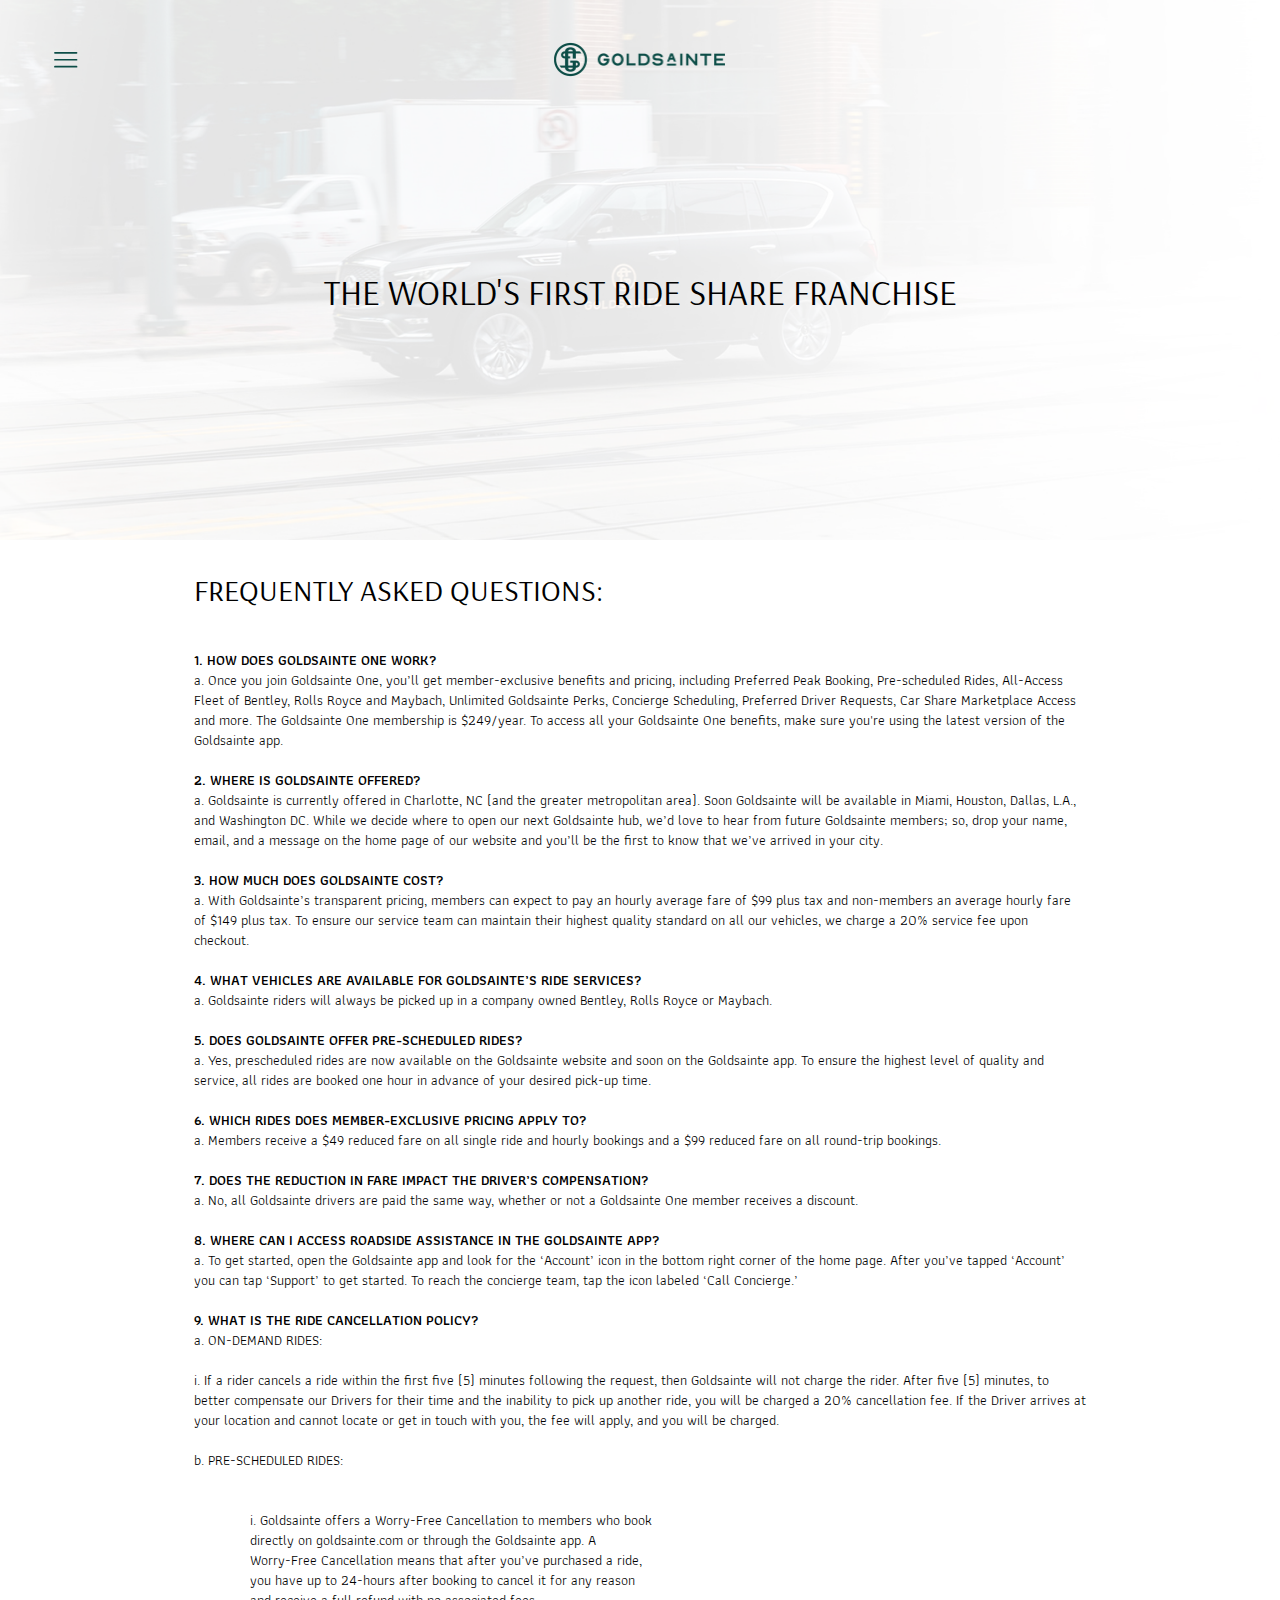
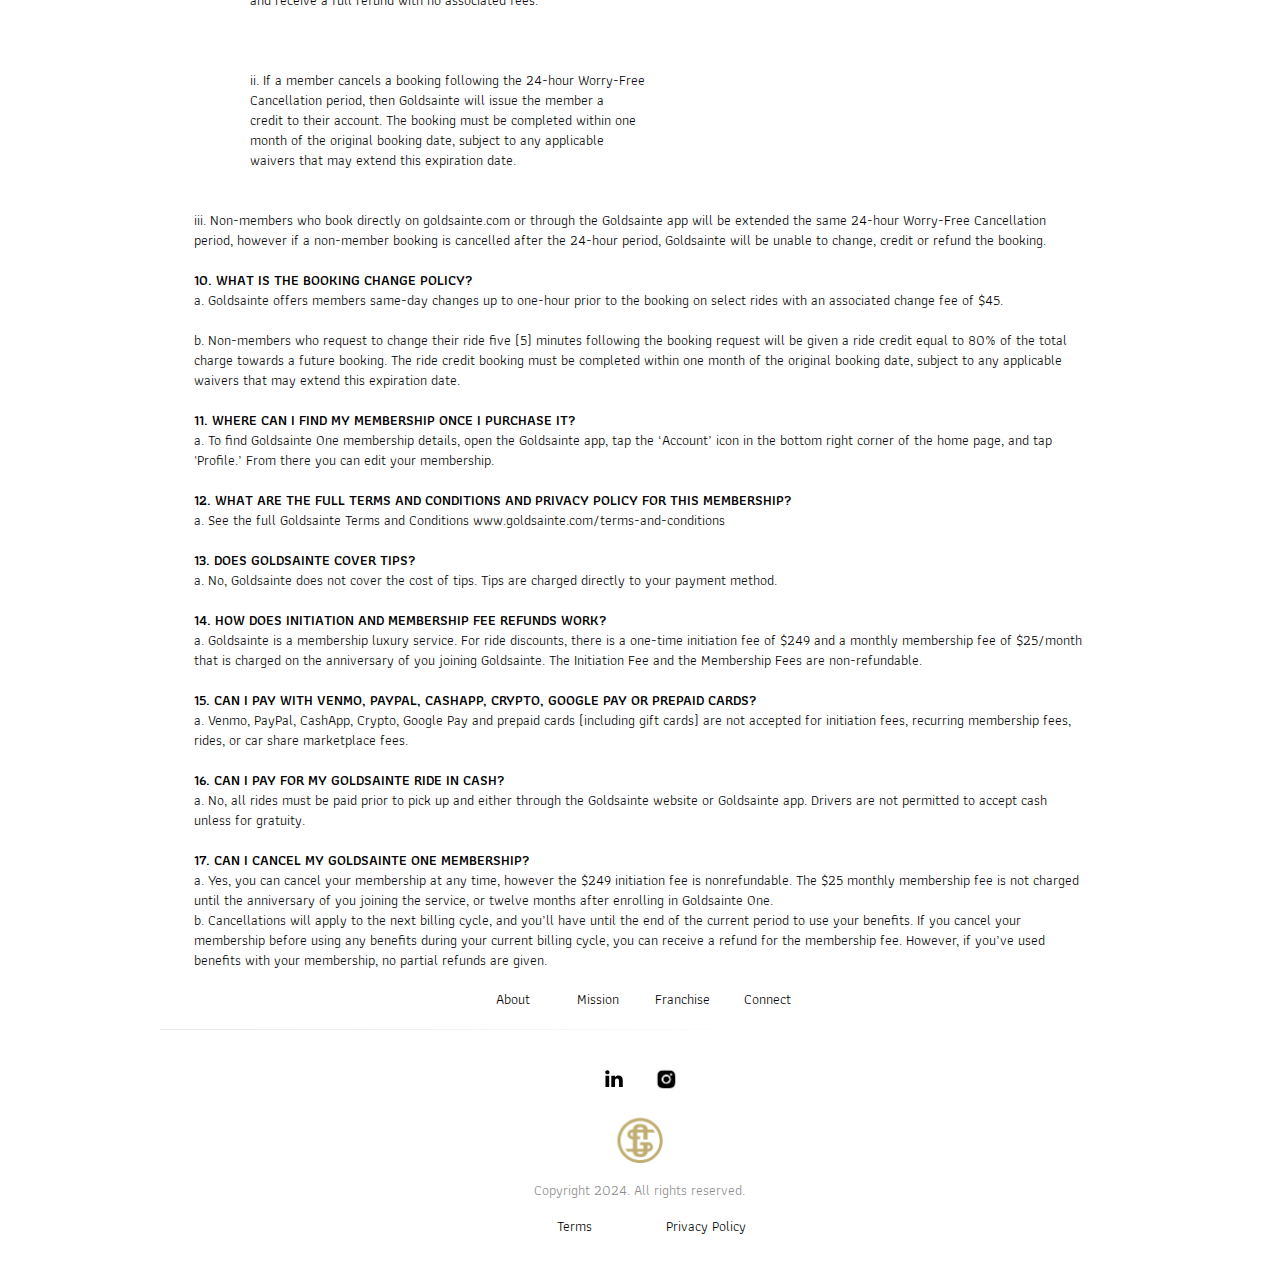
<file: faq.html>
<!DOCTYPE html>
<html>
  <head>
    <title> The World's First Ride Share Franchise
    </title>
    <meta charset="utf-8" />
    <meta name="viewport" content="initial-scale=1, width=device-width" />
    <link rel="icon" href="public/favicon_io/favicon.ico" type="image/xicon"/>
    <link rel="stylesheet" href="./global.css" />
    <link rel="stylesheet" href="./faq.css" />
    <link
      rel="stylesheet"
      href="https://fonts.googleapis.com/css2?family=Arsenal:wght@400&display=swap"
    />
    <link
      rel="stylesheet"
      href="https://fonts.googleapis.com/css2?family=Athiti:wght@400;500;600;700&display=swap"
    />
    <link
      rel="stylesheet"
      href="https://fonts.googleapis.com/css2?family=DM Sans:wght@400&display=swap"
    />

    <style>
      @font-face {
        font-family: "Chiffon";
        src: url("./public/Chiffon.otf");
        font-weight: 400;
      }
    </style>
  </head>
  <body>
    <div class="faq">
      <div class="faq-hero1">
        <img class="faq-hero-icon" alt="" src="./public/faqhero@2x.png" />

        <div class="faq-hero-inner1">
          <div class="frame-wrapper11">
            <div class="frame-wrapper12">
              <div class="heading-wrapper4">
                <div class="heading34">
                  THE WORLD'S FIRST RIDE SHARE FRANCHISE
                </div>
              </div>
            </div>
          </div>
        </div>
      </div>
      <div class="faq-main-nav1" id="faqMainNavContainer">
        <button class="hamburger-menu6-wrapper3">
          <img
            class="hamburger-menu6-icon6"
            alt=""
            src="./public/hamburgermenuterritories1.svg"
          />
        </button>
      </div>
      <div class="faq-main-logo" id="faqMainLogoContainer">
        <a class="primary-horizontal-logo-faq" id="primaryHorizontalLogoFaq"href="./index.html"> 
        </a>
      </div>
      <div class="faq-h1">
        <div class="frame-parent9">
          <div class="big-number-wrapper5">
            <div class="big-number29">FREQUENTLY ASKED QUESTIONS:</div>
          </div>
          <div class="frequently-asked-questions">
            FREQUENTLY ASKED QUESTIONS:
          </div>
        </div>
      </div>
      <div class="faq-h2-new">
        <div class="faq-text1">
          <div class="how-does-goldsainte-container">
            <p class="how-does-goldsainte">1. HOW DOES GOLDSAINTE ONE WORK?</p>
            <p class="a-goldsainte-is">
              a. Once you join Goldsainte One, you’ll get member-exclusive
              benefits and pricing, including Preferred Peak Booking,
              Pre-scheduled Rides, All-Access Fleet of Bentley, Rolls Royce and
              Maybach, Unlimited Goldsainte Perks, Concierge Scheduling,
              Preferred Driver Requests, Car Share Marketplace Access and more.
              The Goldsainte One membership is $249/year. To access all your
              Goldsainte One benefits, make sure you're using the latest version
              of the Goldsainte app.
            </p>
            <p class="how-does-goldsainte">&nbsp;</p>
            <p class="how-does-goldsainte">2. WHERE IS GOLDSAINTE OFFERED?</p>
            <p class="a-goldsainte-is">
              a. Goldsainte is currently offered in Charlotte, NC (and the
              greater metropolitan area). Soon Goldsainte will be available in
              Miami, Houston, Dallas, L.A., and Washington DC. While we decide
              where to open our next Goldsainte hub, we’d love to hear from
              future Goldsainte members; so, drop your name, email, and a
              message on the home page of our website and you’ll be the first to
              know that we’ve arrived in your city.
            </p>
            <p class="a-goldsainte-is">&nbsp;</p>
            <p class="how-does-goldsainte">3. HOW MUCH DOES GOLDSAINTE COST?</p>
            <p class="a-goldsainte-is">
              a. With Goldsainte’s transparent pricing, members can expect to
              pay an hourly average fare of $99 plus tax and non-members an
              average hourly fare of $149 plus tax. To ensure our service team
              can maintain their highest quality standard on all our vehicles,
              we charge a 20% service fee upon checkout.
            </p>
            <p class="a-goldsainte-is">&nbsp;</p>
            <p class="how-does-goldsainte">
              4. WHAT VEHICLES ARE AVAILABLE FOR GOLDSAINTE’S RIDE SERVICES?
            </p>
            <p class="a-goldsainte-is">
              a. Goldsainte riders will always be picked up in a company owned
              Bentley, Rolls Royce or Maybach.
            </p>
            <p class="a-goldsainte-is">&nbsp;</p>
            <p class="how-does-goldsainte">
              5. DOES GOLDSAINTE OFFER PRE-SCHEDULED RIDES?
            </p>
            <p class="a-goldsainte-is">
              a. Yes, prescheduled rides are now available on the Goldsainte
              website and soon on the Goldsainte app. To ensure the highest
              level of quality and service, all rides are booked one hour in
              advance of your desired pick-up time.
            </p>
            <p class="a-goldsainte-is">&nbsp;</p>
            <p class="how-does-goldsainte">
              6. WHICH RIDES DOES MEMBER-EXCLUSIVE PRICING APPLY TO?
            </p>
            <p class="a-goldsainte-is">
              a. Members receive a $49 reduced fare on all single ride and
              hourly bookings and a $99 reduced fare on all round-trip bookings.
            </p>
            <p class="a-goldsainte-is">&nbsp;</p>
            <p class="how-does-goldsainte">
              7. DOES THE REDUCTION IN FARE IMPACT THE DRIVER’S COMPENSATION?
            </p>
            <p class="a-goldsainte-is">
              a. No, all Goldsainte drivers are paid the same way, whether or
              not a Goldsainte One member receives a discount.
            </p>
            <p class="a-goldsainte-is">&nbsp;</p>
            <p class="how-does-goldsainte">
              8. WHERE CAN I ACCESS ROADSIDE ASSISTANCE IN THE GOLDSAINTE APP?
            </p>
            <p class="a-goldsainte-is">
              a. To get started, open the Goldsainte app and look for the
              ‘Account’ icon in the bottom right corner of the home page. After
              you’ve tapped ‘Account’ you can tap ‘Support’ to get started. To
              reach the concierge team, tap the icon labeled ‘Call Concierge.’
            </p>
            <p class="a-goldsainte-is">&nbsp;</p>
            <p class="how-does-goldsainte">
              9. WHAT IS THE RIDE CANCELLATION POLICY?
            </p>
            <p class="a-goldsainte-is">a. ON-DEMAND RIDES:</p>
            <p class="a-goldsainte-is">&nbsp;</p>
            <p class="a-goldsainte-is">
              i. If a rider cancels a ride within the first five (5) minutes
              following the request, then Goldsainte will not charge the rider.
              After five (5) minutes, to better compensate our Drivers for their
              time and the inability to pick up another ride, you will be
              charged a 20% cancellation fee. If the Driver arrives at your
              location and cannot locate or get in touch with you, the fee will
              apply, and you will be charged.
            </p>
            <p class="a-goldsainte-is">&nbsp;</p>
            <p class="a-goldsainte-is">b. PRE-SCHEDULED RIDES:</p>
            <p class="a-goldsainte-is">&nbsp;</p>
            <p class="i-goldsainte-offers">
              i. Goldsainte offers a Worry-Free Cancellation to members who book
              directly on goldsainte.com or through the Goldsainte app. A
              Worry-Free Cancellation means that after you’ve purchased a ride,
              you have up to 24-hours after booking to cancel it for any reason
              and receive a full refund with no associated fees.
            </p>
            <p class="a-goldsainte-is">&nbsp;</p>
            <p class="i-goldsainte-offers">
              ii. If a member cancels a booking following the 24-hour Worry-Free
              Cancellation period, then Goldsainte will issue the member a
              credit to their account. The booking must be completed within one
              month of the original booking date, subject to any applicable
              waivers that may extend this expiration date.
            </p>
            <p class="a-goldsainte-is">&nbsp;</p>
            <p class="a-goldsainte-is">
              iii. Non-members who book directly on goldsainte.com or through
              the Goldsainte app will be extended the same 24-hour Worry-Free
              Cancellation period, however if a non-member booking is cancelled
              after the 24-hour period, Goldsainte will be unable to change,
              credit or refund the booking.
            </p>
            <p class="a-goldsainte-is">&nbsp;</p>
            <p class="how-does-goldsainte">
              10. WHAT IS THE BOOKING CHANGE POLICY?
            </p>
            <p class="a-goldsainte-is">
              a. Goldsainte offers members same-day changes up to one-hour prior
              to the booking on select rides with an associated change fee of
              $45.
            </p>
            <p class="a-goldsainte-is">&nbsp;</p>
            <p class="a-goldsainte-is">
              b. Non-members who request to change their ride five (5) minutes
              following the booking request will be given a ride credit equal to
              80% of the total charge towards a future booking. The ride credit
              booking must be completed within one month of the original booking
              date, subject to any applicable waivers that may extend this
              expiration date.
            </p>
            <p class="a-goldsainte-is">&nbsp;</p>
            <p class="how-does-goldsainte">
              11. WHERE CAN I FIND MY MEMBERSHIP ONCE I PURCHASE IT?
            </p>
            <p class="a-goldsainte-is">
              a. To find Goldsainte One membership details, open the Goldsainte
              app, tap the ‘Account’ icon in the bottom right corner of the home
              page, and tap 'Profile.’ From there you can edit your membership.
            </p>
            <p class="a-goldsainte-is">&nbsp;</p>
            <p class="how-does-goldsainte">
              12. WHAT ARE THE FULL TERMS AND CONDITIONS AND PRIVACY POLICY FOR
              THIS MEMBERSHIP?
            </p>
            <p class="a-goldsainte-is">
              a. See the full Goldsainte Terms and Conditions
              www.goldsainte.com/terms-and-conditions
            </p>
            <p class="a-goldsainte-is">&nbsp;</p>
            <p class="how-does-goldsainte">13. DOES GOLDSAINTE COVER TIPS?</p>
            <p class="a-goldsainte-is">
              a. No, Goldsainte does not cover the cost of tips. Tips are
              charged directly to your payment method.
            </p>
            <p class="a-goldsainte-is">&nbsp;</p>
            <p class="how-does-goldsainte">
              14. HOW DOES INITIATION AND MEMBERSHIP FEE REFUNDS WORK?
            </p>
            <p class="a-goldsainte-is">
              a. Goldsainte is a membership luxury service. For ride discounts,
              there is a one-time initiation fee of $249 and a monthly
              membership fee of $25/month that is charged on the anniversary of
              you joining Goldsainte. The Initiation Fee and the Membership Fees
              are non-refundable.
            </p>
            <p class="a-goldsainte-is">&nbsp;</p>
            <p class="how-does-goldsainte">
              15. CAN I PAY WITH VENMO, PAYPAL, CASHAPP, CRYPTO, GOOGLE PAY OR
              PREPAID CARDS?
            </p>
            <p class="a-goldsainte-is">
              a. Venmo, PayPal, CashApp, Crypto, Google Pay and prepaid cards
              (including gift cards) are not accepted for initiation fees,
              recurring membership fees, rides, or car share marketplace fees.
            </p>
            <p class="a-goldsainte-is">&nbsp;</p>
            <p class="how-does-goldsainte">
              16. CAN I PAY FOR MY GOLDSAINTE RIDE IN CASH?
            </p>
            <p class="a-goldsainte-is">
              a. No, all rides must be paid prior to pick up and either through
              the Goldsainte website or Goldsainte app. Drivers are not
              permitted to accept cash unless for gratuity.
            </p>
            <p class="a-goldsainte-is">&nbsp;</p>
            <p class="how-does-goldsainte">
              17. CAN I CANCEL MY GOLDSAINTE ONE MEMBERSHIP?
            </p>
            <p class="a-goldsainte-is">
              a. Yes, you can cancel your membership at any time, however the
              $249 initiation fee is nonrefundable. The $25 monthly membership
              fee is not charged until the anniversary of you joining the
              service, or twelve months after enrolling in Goldsainte One.
            </p>
            <p class="a-goldsainte-is">
              b. Cancellations will apply to the next billing cycle, and you’ll
              have until the end of the current period to use your benefits. If
              you cancel your membership before using any benefits during your
              current billing cycle, you can receive a refund for the membership
              fee. However, if you’ve used benefits with your membership, no
              partial refunds are given.
            </p>
          </div>
        </div>
      </div>
      <div class="faq-h2-old">
        <div class="faq-text1">
          <div class="how-does-goldsainte-container">
            <p class="a-goldsainte-is">
              <span class="how-does-goldsainte1"
                >1. HOW DOES GOLDSAINTE ONE WORK?</span
              >
            </p>
            <p class="a-goldsainte-is">
              <span class="cycle-you-can">
                a. Once you join Goldsainte One, you’ll get member-exclusive
                benefits and pricing, including Preferred Peak Booking,
                Pre-scheduled Rides, All-Access Fleet of Bentley, Rolls Royce
                and Maybach, Unlimited Goldsainte Perks, Concierge Scheduling,
                Preferred Driver Requests, Car Share Marketplace Access and
                more. The Goldsainte One membership is $249/year. To access all
                your Goldsainte One benefits, make sure you're using the latest
                version of the Goldsainte app.</span
              >
            </p>
            <p class="a-goldsainte-is">
              <span class="how-does-goldsainte1">&nbsp;</span>
            </p>
            <p class="a-goldsainte-is">
              <span class="how-does-goldsainte1"
                >2. WHERE IS GOLDSAINTE OFFERED?</span
              >
            </p>
            <p class="a-goldsainte-is">
              <span class="cycle-you-can">
                a. Goldsainte is currently offered in Charlotte, NC (and the
                greater metropolitan area). Soon Goldsainte will be available in
                Miami, Houston, Dallas, L.A., and Washington DC. While we decide
                where to open our next Goldsainte hub, we’d love to hear from
                future Goldsainte members; so, drop your name, email, and a
                message on the home page of our website and you’ll be the first
                to know that we’ve arrived in your city.</span
              >
            </p>
            <p class="a-goldsainte-is">
              <span class="cycle-you-can">&nbsp;</span>
            </p>
            <p class="a-goldsainte-is">
              <span class="how-does-goldsainte1"
                >3. HOW MUCH DOES GOLDSAINTE COST?</span
              >
            </p>
            <p class="a-goldsainte-is">
              <span class="cycle-you-can">
                a. With Goldsainte’s transparent pricing, members can expect to
                pay an hourly average fare of $99 plus tax and non-members an
                average hourly fare of $149 plus tax. To ensure our service team
                can maintain their highest quality standard on all our vehicles,
                we charge a 20% service fee upon checkout.</span
              >
            </p>
            <p class="a-goldsainte-is">
              <span class="cycle-you-can">&nbsp;</span>
            </p>
            <p class="a-goldsainte-is">
              <span class="how-does-goldsainte1"
                >4. WHAT VEHICLES ARE AVAILABLE FOR GOLDSAINTE’S RIDE
                SERVICES?</span
              >
            </p>
            <p class="a-goldsainte-is">
              <span class="cycle-you-can">
                a. Goldsainte riders will always be picked up in a company owned
                Bentley, Rolls Royce or Maybach.</span
              >
            </p>
            <p class="a-goldsainte-is">
              <span class="cycle-you-can">&nbsp;</span>
            </p>
            <p class="a-goldsainte-is">
              <span class="how-does-goldsainte1"
                >5. DOES GOLDSAINTE OFFER PRE-SCHEDULED RIDES?</span
              >
            </p>
            <p class="a-goldsainte-is">
              <span class="cycle-you-can">
                a. Yes, prescheduled rides are now available on the Goldsainte
                website and soon on the Goldsainte app. To ensure the highest
                level of quality and service, all rides are booked one hour in
                advance of your desired pick-up time.</span
              >
            </p>
            <p class="a-goldsainte-is">
              <span class="cycle-you-can">&nbsp;</span>
            </p>
            <p class="a-goldsainte-is">
              <span class="how-does-goldsainte1"
                >6. WHICH RIDES DOES MEMBER-EXCLUSIVE PRICING APPLY TO?</span
              >
            </p>
            <p class="a-goldsainte-is">
              <span class="cycle-you-can">
                a. Members receive a $49 reduced fare on all single ride and
                hourly bookings and a $99 reduced fare on all round-trip
                bookings.</span
              >
            </p>
            <p class="a-goldsainte-is">
              <span class="cycle-you-can">&nbsp;</span>
            </p>
            <p class="a-goldsainte-is">
              <span class="how-does-goldsainte1"
                >7. DOES THE REDUCTION IN FARE IMPACT THE DRIVER’S
                COMPENSATION?</span
              >
            </p>
            <p class="a-goldsainte-is">
              <span class="cycle-you-can">
                a. No, all Goldsainte drivers are paid the same way, whether or
                not a Goldsainte One member receives a discount.</span
              >
            </p>
            <p class="a-goldsainte-is">
              <span class="cycle-you-can">&nbsp;</span>
            </p>
            <p class="a-goldsainte-is">
              <span class="how-does-goldsainte1"
                >8. WHERE CAN I ACCESS ROADSIDE ASSISTANCE IN THE GOLDSAINTE
                APP?</span
              >
            </p>
            <p class="a-goldsainte-is">
              <span class="cycle-you-can">
                a. To get started, open the Goldsainte app and look for the
                ‘Account’ icon in the bottom right corner of the home page.
                After you’ve tapped ‘Account’ you can tap ‘Support’ to get
                started. To reach the concierge team, tap the icon labeled ‘Call
                Concierge.’</span
              >
            </p>
            <p class="a-goldsainte-is">
              <span class="cycle-you-can">&nbsp;</span>
            </p>
            <p class="a-goldsainte-is">
              <span class="how-does-goldsainte1"
                >9. WHAT IS THE RIDE CANCELLATION POLICY?</span
              >
            </p>
            <p class="a-goldsainte-is">
              <span class="or-through-the-goldsainte-app">
                a. ON-DEMAND RIDES:</span
              >
            </p>
            <p class="a-goldsainte-is">
              <span class="or-through-the-goldsainte-app">
                i. If a rider cancels a ride within the first five (5) minutes
                following the request, then Goldsainte will not charge the
                rider. After five (5) minutes, to better compensate our Drivers
                for their time and the inability to pick up another ride, you
                will be charged a 20% cancellation fee. If the Driver arrives at
                your location and cannot locate or get in touch with you, the
                fee will apply, and you will be charged.</span
              >
            </p>
            <p class="a-goldsainte-is">
              <span class="or-through-the-goldsainte-app">
                b. PRE-SCHEDULED RIDES:</span
              >
            </p>
            <p class="a-goldsainte-is">
              <span class="or-through-the-goldsainte-app">
                i. Goldsainte offers a Worry-Free Cancellation to members who
                book directly on
              </span>
              <a
                class="goldsaintecom"
                href="http://goldsainte.com/"
                target="_blank"
              >
                <span class="or-through-the-goldsainte-app">
                  <span class="goldsaintecom2">goldsainte.com</span>
                </span>
              </a>
              <span class="or-through-the-goldsainte-app">
                or through the Goldsainte app. A Worry-Free Cancellation means
                that after you’ve purchased a ride, you have up to 24-hours
                after booking to cancel it for any reason and receive a full
                refund with no associated fees.
              </span>
            </p>
            <p class="a-goldsainte-is">
              <span class="or-through-the-goldsainte-app">
                ii. If a member cancels a booking following the 24-hour
                Worry-Free Cancellation period, then Goldsainte will issue the
                member a credit to their account. The booking must be completed
                within one month of the original booking date, subject to any
                applicable waivers that may extend this expiration date.
              </span>
            </p>
            <p class="a-goldsainte-is">
              <span class="or-through-the-goldsainte-app">
                iii. Non-members who book directly on
              </span>
              <a
                class="goldsaintecom"
                href="http://goldsainte.com/"
                target="_blank"
              >
                <span class="or-through-the-goldsainte-app">
                  <span class="goldsaintecom2">goldsainte.com</span>
                </span>
              </a>
              <span class="or-through-the-goldsainte-app">
                or through the Goldsainte app will be extended the same 24-hour
                Worry-Free Cancellation period, however if a non-member booking
                is cancelled after the 24-hour period, Goldsainte will be unable
                to change, credit or refund the booking.
              </span>
            </p>
            <p class="a-goldsainte-is">
              <span class="or-through-the-goldsainte-app">&nbsp; </span>
            </p>
            <p class="a-goldsainte-is">
              <span class="how-does-goldsainte1"
                >10. WHAT IS THE BOOKING CHANGE POLICY?</span
              >
            </p>
            <p class="a-goldsainte-is">
              <span class="cycle-you-can">
                a. Goldsainte offers members same-day changes up to one-hour
                prior to the booking on select rides with an associated change
                fee of $45.</span
              >
            </p>
            <p class="a-goldsainte-is">
              <span class="cycle-you-can">
                b. Non-members who request to change their ride five (5) minutes
                following the booking request will be given a ride credit equal
                to 80% of the total charge towards a future booking. The ride
                credit booking must be completed within one month of the
                original booking date, subject to any applicable waivers that
                may extend this expiration date.</span
              >
            </p>
            <p class="a-goldsainte-is">
              <span class="cycle-you-can">&nbsp;</span>
            </p>
            <p class="a-goldsainte-is">
              <span class="how-does-goldsainte1"
                >11. WHERE CAN I FIND MY MEMBERSHIP ONCE I PURCHASE IT?</span
              >
            </p>
            <p class="a-goldsainte-is">
              <span class="cycle-you-can">
                a. To find Goldsainte One membership details, open the
                Goldsainte app, tap the ‘Account’ icon in the bottom right
                corner of the home page, and tap 'Profile.’ From there you can
                edit your membership.</span
              >
            </p>
            <p class="a-goldsainte-is">
              <span class="cycle-you-can">&nbsp;</span>
            </p>
            <p class="a-goldsainte-is">
              <span class="how-does-goldsainte1"
                >12. WHAT ARE THE FULL TERMS AND CONDITIONS AND PRIVACY POLICY
                FOR THIS MEMBERSHIP?</span
              >
            </p>
            <p class="a-goldsainte-is">
              <span class="or-through-the-goldsainte-app">
                a. See the full Goldsainte
              </span>
              <a
                class="goldsaintecom"
                href="https://www.goldsainte.com/terms-and-conditions"
                target="_blank"
              >
                <span class="or-through-the-goldsainte-app">
                  <span class="goldsaintecom2">Terms and Conditions</span>
                </span>
              </a>
              <span class="or-through-the-goldsainte-app"> here</span>
            </p>
            <p class="a-goldsainte-is">
              <span class="or-through-the-goldsainte-app">&nbsp;</span>
            </p>
            <p class="a-goldsainte-is">
              <span class="how-does-goldsainte1"
                >13. DOES GOLDSAINTE COVER TIPS?</span
              >
            </p>
            <p class="a-goldsainte-is">
              <span class="cycle-you-can">
                a. No, Goldsainte does not cover the cost of tips. Tips are
                charged directly to your payment method.</span
              >
            </p>
            <p class="a-goldsainte-is">
              <span class="cycle-you-can">&nbsp;</span>
            </p>
            <p class="a-goldsainte-is">
              <span class="how-does-goldsainte1"
                >14. HOW DOES INITIATION AND MEMBERSHIP FEE REFUNDS WORK?</span
              >
            </p>
            <p class="a-goldsainte-is">
              <span class="cycle-you-can">
                a. Goldsainte is a membership luxury service. For ride
                discounts, there is a one-time initiation fee of $249 and a
                monthly membership fee of $25/month that is charged on the
                anniversary of you joining Goldsainte. The Initiation Fee and
                the Membership Fees are non-refundable.</span
              >
            </p>
            <p class="a-goldsainte-is">
              <span class="cycle-you-can">&nbsp;</span>
            </p>
            <p class="a-goldsainte-is">
              <span class="how-does-goldsainte1"
                >15. CAN I PAY WITH VENMO, PAYPAL, CASHAPP, CRYPTO, GOOGLE PAY
                OR PREPAID CARDS?</span
              >
            </p>
            <p class="a-goldsainte-is">
              <span class="cycle-you-can">
                a. Venmo, PayPal, CashApp, Crypto, Google Pay and prepaid cards
                (including gift cards) are not accepted for initiation fees,
                recurring membership fees, rides, or car share marketplace
                fees.</span
              >
            </p>
            <p class="a-goldsainte-is">
              <span class="cycle-you-can">&nbsp;</span>
            </p>
            <p class="a-goldsainte-is">
              <span class="how-does-goldsainte1"
                >16. CAN I PAY FOR MY GOLDSAINTE RIDE IN CASH?</span
              >
            </p>
            <p class="a-goldsainte-is">
              <span class="cycle-you-can">
                a. No, all rides must be paid prior to pick up and either
                through the Goldsainte website or Goldsainte app. Drivers are
                not permitted to accept cash unless for gratuity.</span
              >
            </p>
            <p class="a-goldsainte-is">
              <span class="cycle-you-can">&nbsp;</span>
            </p>
            <p class="a-goldsainte-is">
              <span class="how-does-goldsainte1"
                >17. CAN I CANCEL MY GOLDSAINTE ONE MEMBERSHIP?</span
              >
            </p>
            <p class="a-goldsainte-is">
              <span class="cycle-you-can">
                a. Yes, you can cancel your membership at any time, however the
                $249 initiation fee is nonrefundable. The $25 monthly membership
                fee is not charged until the anniversary of you joining the
                service, or twelve months after enrolling in Goldsainte
                One.</span
              >
            </p>
            <p class="a-goldsainte-is">
              <span class="cycle-you-can">
                b. Cancellations will apply to the next billing cycle, and
                you’ll have until the end of the current period to use your
                benefits. If you cancel your membership before using any
                benefits during your current billing
              </span>
            </p>
            <p class="a-goldsainte-is">
              <span class="cycle-you-can">
                cycle, you can receive a refund for the membership fee. However,
                if you’ve used benefits with your membership, no partial refunds
                are given.</span
              >
            </p>
          </div>
        </div>
      </div>
      <div class="faq-footer">
        <div class="faq-connect-important-links">
          <a class="paragraph103" href="./about.html">About</a>
          <a class="paragraph103" href="./membership.html">Mission</a>
          <a class="paragraph103" href="./franchise-model.html">Franchise</a>
          <a class="paragraph103" href="./partner.html">Connect</a>
        </div>
        <div class="faq-social">
          <div class="frame-parent10">
            <div class="heading-parent13">
              <b class="heading35">Contact Us</b>
              <div class="paragraph107">
                <span class="you-are-invited6"
                  >You are invited to contact us using this form or by email
                  at:</span
                >
                <span class="span412"> </span>
                <a
                  class="goldsaintecom"
                  href="https://goldsainte69446.activehosted.com/f/1"
                  target="_blank"
                >
                  <span class="goldsaintecom2">info@goldsainte.com</span>
                </a>
              </div>
            </div>
            <div class="divider-wrapper6">
              <img class="divider-icon8" alt="" src="./public/divider.svg" />
            </div>
            <div class="contact-info7-group">
              <div class="contact-info71">
                <div class="group-div">
                  <div class="social-media-container33">
                    <img
                      class="social-media-icon-squarelinke9"
                      alt=""
                      src="./public/social-media-icon-squareinstagram1.svg"
                      id="socialMediaIconSquareLinke"
                    />

                    <img
                      class="social-media-icon-squareinsta8"
                      alt=""
                      src="./public/social-media-icon-squareinstagram8@2x.png"
                      id="socialMediaIconSquareInsta"
                    />
                  </div>
                </div>
              </div>
              <img
                class="goldsainte-gold-logo-faq-icon3"
                alt=""
                src="./public/goldsaintegoldlogoterritoriesavailable@2x.png"
              />

              <div class="email8">Copyright 2024. All rights reserved.</div>
            </div>
          </div>
        </div>
      </div>
      <div class="faq-info-links1">
        <div class="faq-info-links2">
          <div class="paragraph108" id="paragraphText">Terms</div>
          <div class="paragraph108" id="paragraphText1">Privacy Policy</div>
        </div>
      </div>
    </div>

    <div id="nav" class="popup-overlay" style="display: none">
      <div class="nav" data-animate-on-scroll>
        <a class="logomark-seal-green-1"> </a>
        <div class="sections">
          <a class="about1" href="./about.html">about</a>
          <div class="line-about"></div>
          <a class="about1" href="./franchise-model.html">Franchise</a>
          <div class="line-about"></div>
          <a class="about1" href="./membership.html">Mission</a>
          <div class="line-about"></div>
          <a class="about1" href="./partner.html">Goldsainte Connect</a>
          <div class="line-about"></div>
          <a class="about1" href="./franchise-faq.html">franchise faq</a>
          <div class="line-about"></div>
          <a class="about1" href="./faq.html">faq</a>
        </div>
      </div>
    </div>

    <script>
      var scrollAnimElements = document.querySelectorAll("[data-animate-on-scroll]");
      var observer = new IntersectionObserver(
        (entries) => {
          for (const entry of entries) {
            if (entry.isIntersecting || entry.intersectionRatio > 0) {
              const targetElement = entry.target;
              targetElement.classList.add("animate");
              observer.unobserve(targetElement);
            }
          }
        },
        {
          threshold: 0.15,
        }
      );

      for (let i = 0; i < scrollAnimElements.length; i++) {
        observer.observe(scrollAnimElements[i]);
      }

      var faqMainNavContainer = document.getElementById("faqMainNavContainer");
      if (faqMainNavContainer) {
        faqMainNavContainer.addEventListener("click", function () {
          var drawerOverlay = document.getElementById("nav");
          if (!drawerOverlay) return;
          var drawerOverlayStyle = drawerOverlay.style;
          if (drawerOverlayStyle) {
            drawerOverlayStyle.display = "flex";
            drawerOverlayStyle.zIndex = 99;
            drawerOverlayStyle.backgroundColor = "rgba(113, 113, 113, 0.3)";
            drawerOverlayStyle.alignItems = "flex-start";
            drawerOverlayStyle.justifyContent = "";
          }
          drawerOverlay.setAttribute("closable", "");

          var onClick =
            drawerOverlay.onClick ||
            function (e) {
              if (
                e.target === drawerOverlay &&
                drawerOverlay.hasAttribute("closable")
              ) {
                drawerOverlayStyle.display = "none";
              }
            };
          drawerOverlay.addEventListener("click", onClick);
        });
      }

      var primaryHorizontalLogoFaq = document.getElementById(
        "primaryHorizontalLogoFaq"
      );
      if (primaryHorizontalLogoFaq) {
        primaryHorizontalLogoFaq.addEventListener("click", function (e) {
          window.location.href = "./index1.html";
        });
      }

      var faqMainLogoContainer = document.getElementById("faqMainLogoContainer");
      if (faqMainLogoContainer) {
        faqMainLogoContainer.addEventListener("click", function (e) {
          window.location.href = "./index1.html";
        });
      }

      var socialMediaIconSquareLinke = document.getElementById(
        "socialMediaIconSquareLinke"
      );
      if (socialMediaIconSquareLinke) {
        socialMediaIconSquareLinke.addEventListener("click", function () {
          window.open("https://www.linkedin.com/company/goldsainte/mycompany/");
        });
      }

      var socialMediaIconSquareInsta = document.getElementById(
        "socialMediaIconSquareInsta"
      );
      if (socialMediaIconSquareInsta) {
        socialMediaIconSquareInsta.addEventListener("click", function () {
          window.open("https://www.instagram.com/goldsainte/");
        });
      }

      var paragraphText = document.getElementById("paragraphText");
      if (paragraphText) {
        paragraphText.addEventListener("click", function (e) {
          window.location.href = "./terms-and-conditions.html";
        });
      }

      var paragraphText1 = document.getElementById("paragraphText1");
      if (paragraphText1) {
        paragraphText1.addEventListener("click", function (e) {
          window.location.href = "./privacy-policy.html";
        });
      }
    </script>
  </body>
</html>
</file>
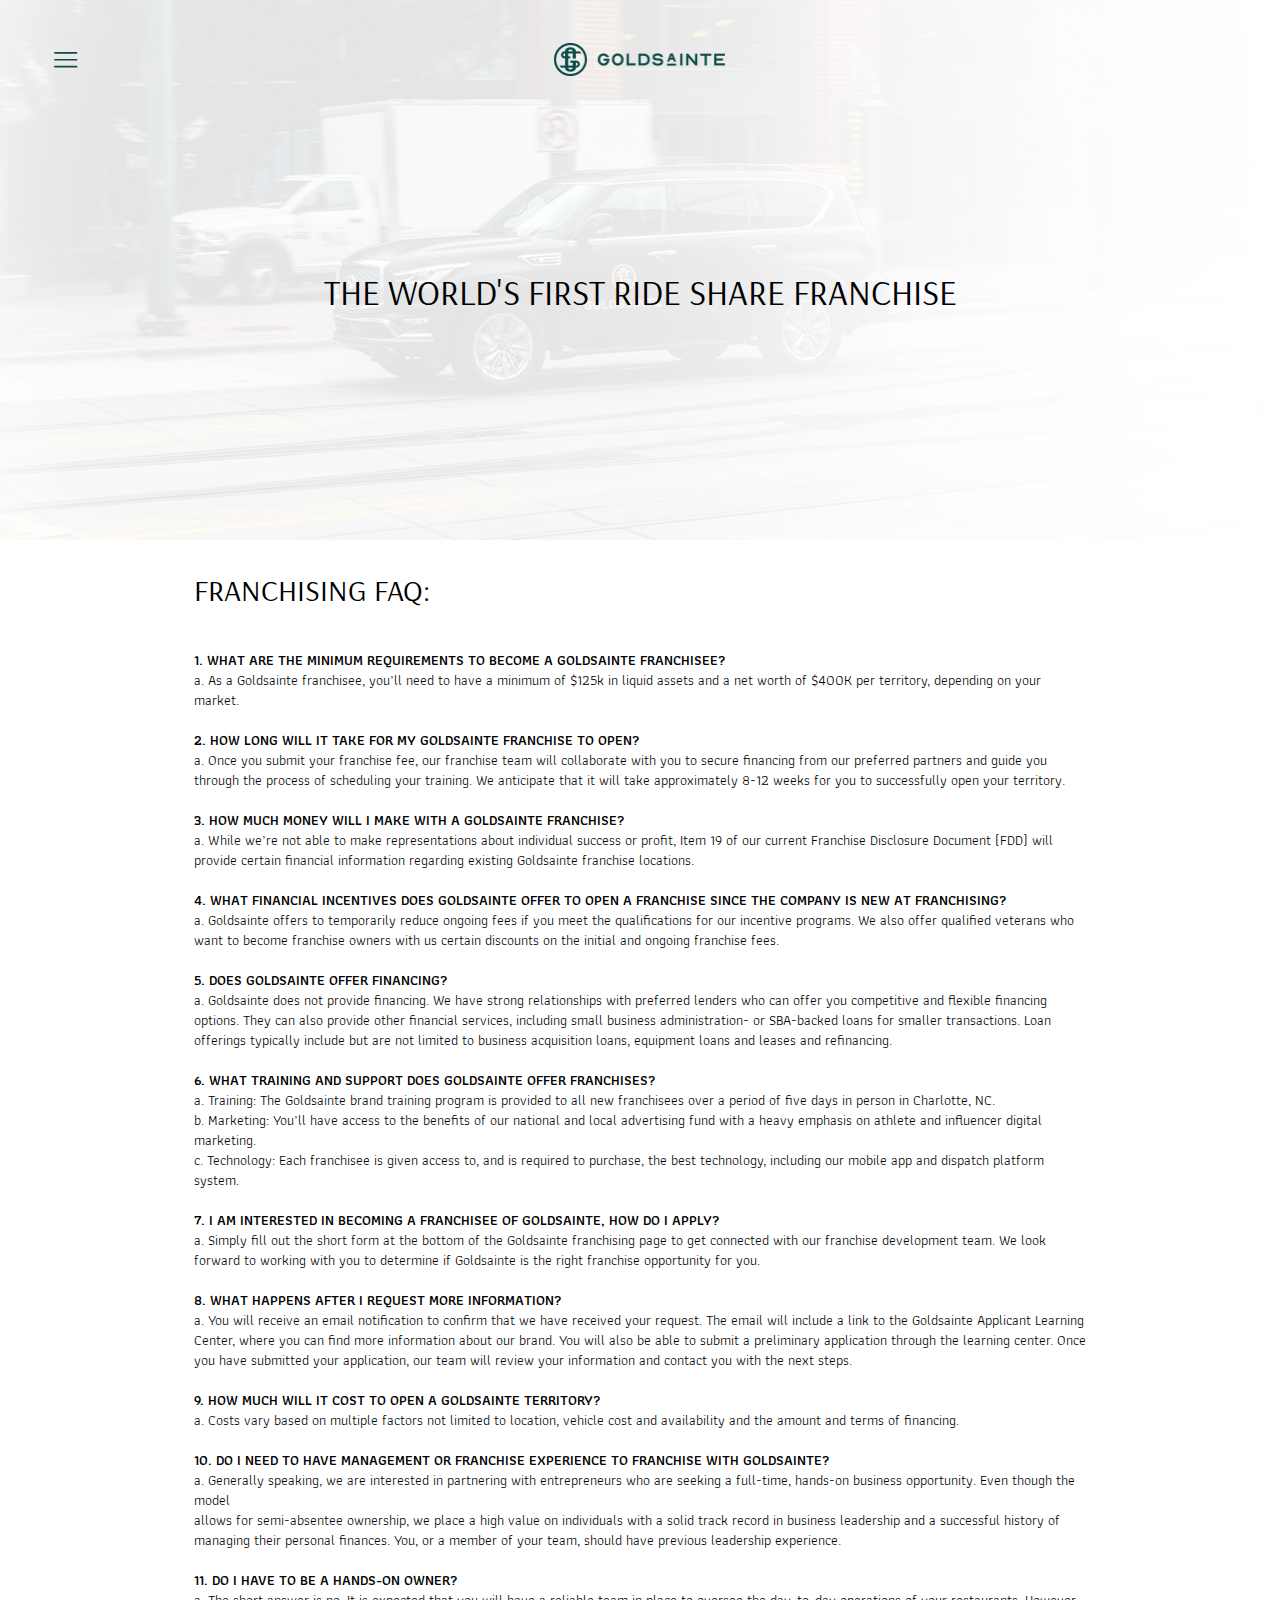
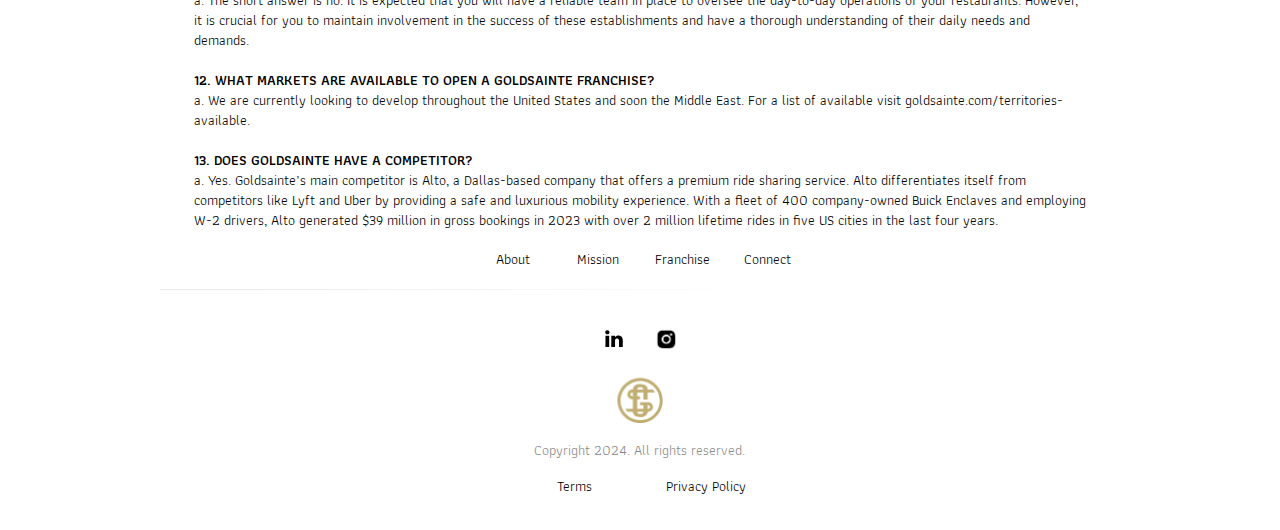
<file: franchise-faq.html>
<!DOCTYPE html>
<html>
  <head>
    <title> The World's First Ride Share Franchise
    </title>
    <meta charset="utf-8" />
    <meta name="viewport" content="initial-scale=1, width=device-width" />
    <link rel="icon" href="public/favicon_io/favicon.ico" type="image/xicon"/>
    <link rel="stylesheet" href="./global.css" />
    <link rel="stylesheet" href="./franchise-faq.css" />
    <link
      rel="stylesheet"
      href="https://fonts.googleapis.com/css2?family=Arsenal:wght@400&display=swap"
    />
    <link
      rel="stylesheet"
      href="https://fonts.googleapis.com/css2?family=Athiti:wght@400;500;600;700&display=swap"
    />
    <link
      rel="stylesheet"
      href="https://fonts.googleapis.com/css2?family=DM Sans:wght@400&display=swap"
    />

    <style>
      @font-face {
        font-family: "Chiffon";
        src: url("./public/Chiffon.otf");
        font-weight: 400;
      }
    </style>
  </head>
  <body>
    <div class="franchise-faq">
      <div class="faq-hero">
        <div class="faq-hero-image-white"></div>
        <img
          class="faq-franchise-hero-icon"
          alt=""
          src="./public/faqhero@2x.png"
        />

        <div class="faq-hero-child"></div>
        <div class="faq-hero-item"></div>
        <div class="faq-hero-inner">
          <div class="frame-wrapper">
            <div class="heading-parent">
              <div class="heading">
                THE WORLD'S FIRST LUXURY MEMBERSHIP RIDE SHARE APP
              </div>
              <div class="paragraph">
                Goldsainte is the world’s first luxury membership ride share app
                that exclusively uses only company-owned Bentley, Rolls Royce,
                Maybach and Infiniti QX80 as ride share vehicles.
              </div>
            </div>
          </div>
        </div>
        <div class="frame-div">
          <div class="frame-container">
            <div class="frame-wrapper1">
              <div class="heading-wrapper">
                <div class="heading1">
                  THE WORLD'S FIRST RIDE SHARE FRANCHISE
                </div>
              </div>
            </div>
          </div>
        </div>
        <div class="faq-main-logo-nav">
          <a class="primary-horizontal-logo-gold-f"> </a>
          <button class="hamburger-menu6-wrapper">
            <img
              class="hamburger-menu6-icon"
              alt=""
              src="./public/hamburgermenuterritories1.svg"
            />
          </button>
        </div>
      </div>
      <div class="faq-main-nav" id="faqMainNavContainer">
        <button class="hamburger-menu6-wrapper">
          <img
            class="hamburger-menu6-icon"
            alt=""
            src="./public/hamburgermenuterritories1.svg"
          />
        </button>
      </div>
      <div class="franchise-faq-main-logo" id="franchiseFaqMainLogoContainer">
        <a
          class="primary-horizontal-logo-franch"
          id="primaryHorizontalLogoFranch" href="./index.html"
        >
        </a>
      </div>
      <div class="franchise-faq-h1">
        <div class="frame-parent">
          <div class="big-number-wrapper">
            <div class="big-number">FREQUENTLY ASKED QUESTIONS:</div>
          </div>
          <div class="franchising-faq">
            <span class="franchising">Franchising</span> FAQ:
          </div>
        </div>
      </div>
      <div class="franchise-faq-h2">
        <div class="faq-text">
          <div class="what-are-the-container">
            <p class="what-are-the-minimum-requireme">
              <span class="what-are-the-minimum-requireme1"
                >1.
                <span class="franchising"
                  >What are the minimum requirements to become a Goldsainte
                  franchisee?</span
                >
              </span>
            </p>
            <p class="what-are-the-minimum-requireme">
              a. As a Goldsainte franchisee, you’ll need to have a minimum of
              $125k in liquid assets and a net worth of $400K per territory,
              depending on your market.
            </p>
            <p class="blank-line">&nbsp;</p>
            <p class="blank-line">
              2. How long will it take for my Goldsainte franchise to open?
            </p>
            <p class="what-are-the-minimum-requireme">
              a. Once you submit your franchise fee, our franchise team will
              collaborate with you to secure financing from our preferred
              partners and guide you through the process of scheduling your
              training. We anticipate that it will take approximately 8-12 weeks
              for you to successfully open your territory.
            </p>
            <p class="blank-line">&nbsp;</p>
            <p class="blank-line">
              3. How much money will I make with a Goldsainte franchise?
            </p>
            <p class="what-are-the-minimum-requireme">
              a. While we’re not able to make representations about individual
              success or profit, Item 19 of our current Franchise Disclosure
              Document (FDD) will provide certain financial information
              regarding existing Goldsainte franchise locations.
            </p>
            <p class="what-are-the-minimum-requireme">&nbsp;</p>
            <p class="blank-line">
              4. What financial incentives does Goldsainte offer to open a
              franchise since the company is new at franchising?
            </p>
            <p class="what-are-the-minimum-requireme">
              a. Goldsainte offers to temporarily reduce ongoing fees if you
              meet the qualifications for our incentive programs. We also offer
              qualified veterans who want to become franchise owners with us
              certain discounts on the initial and ongoing franchise fees.
            </p>
            <p class="blank-line">&nbsp;</p>
            <p class="blank-line">5. Does Goldsainte offer financing?</p>
            <p class="what-are-the-minimum-requireme">
              a. Goldsainte does not provide financing. We have strong
              relationships with preferred lenders who can offer you competitive
              and flexible financing options. They can also provide other
              financial services, including small business administration- or
              SBA-backed loans for smaller transactions. Loan offerings
              typically include but are not limited to business acquisition
              loans, equipment loans and leases and refinancing.
            </p>
            <p class="blank-line">&nbsp;</p>
            <p class="blank-line">
              6. What training and support does Goldsainte offer franchises?
            </p>
            <p class="what-are-the-minimum-requireme">
              a. Training: The Goldsainte brand training program is provided to
              all new franchisees over a period of five days in person in
              Charlotte, NC.
            </p>
            <p class="what-are-the-minimum-requireme">
              b. Marketing: You’ll have access to the benefits of our national
              and local advertising fund with a heavy emphasis on athlete and
              influencer digital marketing.
            </p>
            <p class="what-are-the-minimum-requireme">
              c. Technology: Each franchisee is given access to, and is required
              to purchase, the best technology, including our mobile app and
              dispatch platform system.
            </p>
            <p class="what-are-the-minimum-requireme">&nbsp;</p>
            <p class="blank-line">
              7. I am interested in becoming a franchisee of Goldsainte, how do
              I apply?
            </p>
            <p class="what-are-the-minimum-requireme">
              a. Simply fill out the short form at the bottom of the Goldsainte
              franchising page to get connected with our franchise development
              team. We look forward to working with you to determine if
              Goldsainte is the right franchise opportunity for you.
            </p>
            <p class="blank-line">&nbsp;</p>
            <p class="blank-line">
              8. What happens after I request more information?
            </p>
            <p class="what-are-the-minimum-requireme">
              a. You will receive an email notification to confirm that we have
              received your request. The email will include a link to the
              Goldsainte Applicant Learning Center, where you can find more
              information about our brand. You will also be able to submit a
              preliminary application through the learning center. Once you have
              submitted your application, our team will review your information
              and contact you with the next steps.
            </p>
            <p class="what-are-the-minimum-requireme">&nbsp;</p>
            <p class="blank-line">
              9. How much will it cost to open a Goldsainte territory?
            </p>
            <p class="what-are-the-minimum-requireme">
              a. Costs vary based on multiple factors not limited to location,
              vehicle cost and availability and the amount and terms of
              financing.
            </p>
            <p class="blank-line">&nbsp;</p>
            <p class="blank-line">
              10. Do I need to have management or franchise experience to
              franchise with Goldsainte?
            </p>
            <p class="what-are-the-minimum-requireme">
              a. Generally speaking, we are interested in partnering with
              entrepreneurs who are seeking a full-time, hands-on business
              opportunity. Even though the model
            </p>
            <p class="what-are-the-minimum-requireme">
              allows for semi-absentee ownership, we place a high value on
              individuals with a solid track record in business leadership and a
              successful history of managing their personal finances. You, or a
              member of your team, should have previous leadership experience.
            </p>
            <p class="blank-line">&nbsp;</p>
            <p class="do-i-have">11. Do I have to be a hands-on owner?</p>
            <p class="what-are-the-minimum-requireme">
              a. The short answer is no. It is expected that you will have a
              reliable team in place to oversee the day-to-day operations of
              your restaurants. However, it is crucial for you to maintain
              involvement in the success of these establishments and have a
              thorough understanding of their daily needs and demands.
            </p>
            <p class="blank-line">&nbsp;</p>
            <p class="blank-line">
              12. What markets are available to open a Goldsainte Franchise?
            </p>
            <p class="what-are-the-minimum-requireme">
              a. We are currently looking to develop throughout the United
              States and soon the Middle East. For a list of available visit
              goldsainte.com/territories-available.
            </p>
            <p class="blank-line">&nbsp;</p>
            <p class="blank-line">13. Does Goldsainte have a competitor?</p>
            <p class="what-are-the-minimum-requireme">
              a. Yes. Goldsainte’s main competitor is Alto, a Dallas-based
              company that offers a premium ride sharing service. Alto
              differentiates itself from competitors like Lyft and Uber by
              providing a safe and luxurious mobility experience. With a fleet
              of 400 company-owned Buick Enclaves and employing W-2 drivers,
              Alto generated $39 million in gross bookings in 2023 with over 2
              million lifetime rides in five US cities in the last four years.
            </p>
          </div>
        </div>
      </div>
      <div class="franchise-faq-footer">
        <div class="franchise-faq-important-links">
          <a class="paragraph1" href="./about.html">About</a>
          <a class="paragraph1" href="./membership.html">Mission</a>
          <a class="paragraph1" href="./franchise-model.html">Franchise</a>
          <a class="paragraph1" href="./partner.html">Connect</a>
        </div>
        <div class="franchise-faq-social">
          <div class="frame-group">
            <div class="heading-group">
              <b class="heading2">Contact Us</b>
              <div class="paragraph5">
                <span class="you-are-invited"
                  >You are invited to contact us using this form or by email
                  at:</span
                >
                <span class="span"> </span>
                <a
                  class="infogoldsaintecom"
                  href="https://goldsainte69446.activehosted.com/f/1"
                  target="_blank"
                >
                  <span class="infogoldsaintecom1">info@goldsainte.com</span>
                </a>
              </div>
            </div>
            <div class="divider-wrapper">
              <img class="divider-icon" alt="" src="./public/divider.svg" />
            </div>
            <div class="contact-info7-parent">
              <div class="contact-info7">
                <div class="social-media-container3-wrapper">
                  <div class="social-media-container3">
                    <img
                      class="social-media-icon-squarelinke"
                      alt=""
                      src="./public/social-media-icon-squareinstagram1.svg"
                      id="socialMediaIconSquareLinke"
                    />

                    <img
                      class="social-media-icon-squareinsta"
                      alt=""
                      src="./public/social-media-icon-squareinstagram8@2x.png"
                      id="socialMediaIconSquareInsta"
                    />
                  </div>
                </div>
              </div>
              <img
                class="goldsainte-gold-logo-faq-icon"
                alt=""
                src="./public/goldsaintegoldlogoterritoriesavailable@2x.png"
              />

              <div class="email">Copyright 2024. All rights reserved.</div>
            </div>
          </div>
        </div>
      </div>
      <div class="franchise-faq-info-links">
        <div class="faq-info-links">
          <div class="paragraph6" id="paragraphText">Terms</div>
          <div class="paragraph6" id="paragraphText1">Privacy Policy</div>
        </div>
      </div>
    </div>

    <div id="nav" class="popup-overlay" style="display: none">
      <div class="nav" data-animate-on-scroll>
        <a class="logomark-seal-green-1"> </a>
        <div class="sections">
          <a class="about1" href="./about.html">about</a>
          <div class="line-about"></div>
          <a class="about1" href="./franchise-model.html">Franchise</a>
          <div class="line-about"></div>
          <a class="about1" href="./membership.html">Mission</a>
          <div class="line-about"></div>
          <a class="about1" href="./partner.html">Goldsainte Connect</a>
          <div class="line-about"></div>
          <a class="about1" href="./franchise-faq.html">franchise faq</a>
          <div class="line-about"></div>
          <a class="about1" href="./faq.html">faq</a>
        </div>
      </div>
    </div>

    <script>
      var scrollAnimElements = document.querySelectorAll("[data-animate-on-scroll]");
      var observer = new IntersectionObserver(
        (entries) => {
          for (const entry of entries) {
            if (entry.isIntersecting || entry.intersectionRatio > 0) {
              const targetElement = entry.target;
              targetElement.classList.add("animate");
              observer.unobserve(targetElement);
            }
          }
        },
        {
          threshold: 0.15,
        }
      );

      for (let i = 0; i < scrollAnimElements.length; i++) {
        observer.observe(scrollAnimElements[i]);
      }

      var faqMainNavContainer = document.getElementById("faqMainNavContainer");
      if (faqMainNavContainer) {
        faqMainNavContainer.addEventListener("click", function () {
          var drawerOverlay = document.getElementById("nav");
          if (!drawerOverlay) return;
          var drawerOverlayStyle = drawerOverlay.style;
          if (drawerOverlayStyle) {
            drawerOverlayStyle.display = "flex";
            drawerOverlayStyle.zIndex = 99;
            drawerOverlayStyle.backgroundColor = "rgba(113, 113, 113, 0.3)";
            drawerOverlayStyle.alignItems = "flex-start";
            drawerOverlayStyle.justifyContent = "";
          }
          drawerOverlay.setAttribute("closable", "");

          var onClick =
            drawerOverlay.onClick ||
            function (e) {
              if (
                e.target === drawerOverlay &&
                drawerOverlay.hasAttribute("closable")
              ) {
                drawerOverlayStyle.display = "none";
              }
            };
          drawerOverlay.addEventListener("click", onClick);
        });
      }

      var primaryHorizontalLogoFranch = document.getElementById(
        "primaryHorizontalLogoFranch"
      );
      if (primaryHorizontalLogoFranch) {
        primaryHorizontalLogoFranch.addEventListener("click", function (e) {
          window.location.href = "./index1.html";
        });
      }

      var franchiseFaqMainLogoContainer = document.getElementById(
        "franchiseFaqMainLogoContainer"
      );
      if (franchiseFaqMainLogoContainer) {
        franchiseFaqMainLogoContainer.addEventListener("click", function (e) {
          window.location.href = "./index1.html";
        });
      }

      var socialMediaIconSquareLinke = document.getElementById(
        "socialMediaIconSquareLinke"
      );
      if (socialMediaIconSquareLinke) {
        socialMediaIconSquareLinke.addEventListener("click", function () {
          window.open("https://www.linkedin.com/company/goldsainte/mycompany/");
        });
      }

      var socialMediaIconSquareInsta = document.getElementById(
        "socialMediaIconSquareInsta"
      );
      if (socialMediaIconSquareInsta) {
        socialMediaIconSquareInsta.addEventListener("click", function () {
          window.open("https://www.instagram.com/goldsainte/");
        });
      }

      var paragraphText = document.getElementById("paragraphText");
      if (paragraphText) {
        paragraphText.addEventListener("click", function (e) {
          window.location.href = "./terms-and-conditions.html";
        });
      }

      var paragraphText1 = document.getElementById("paragraphText1");
      if (paragraphText1) {
        paragraphText1.addEventListener("click", function (e) {
          window.location.href = "./privacy-policy.html";
        });
      }
    </script>
  </body>
</html>
</file>
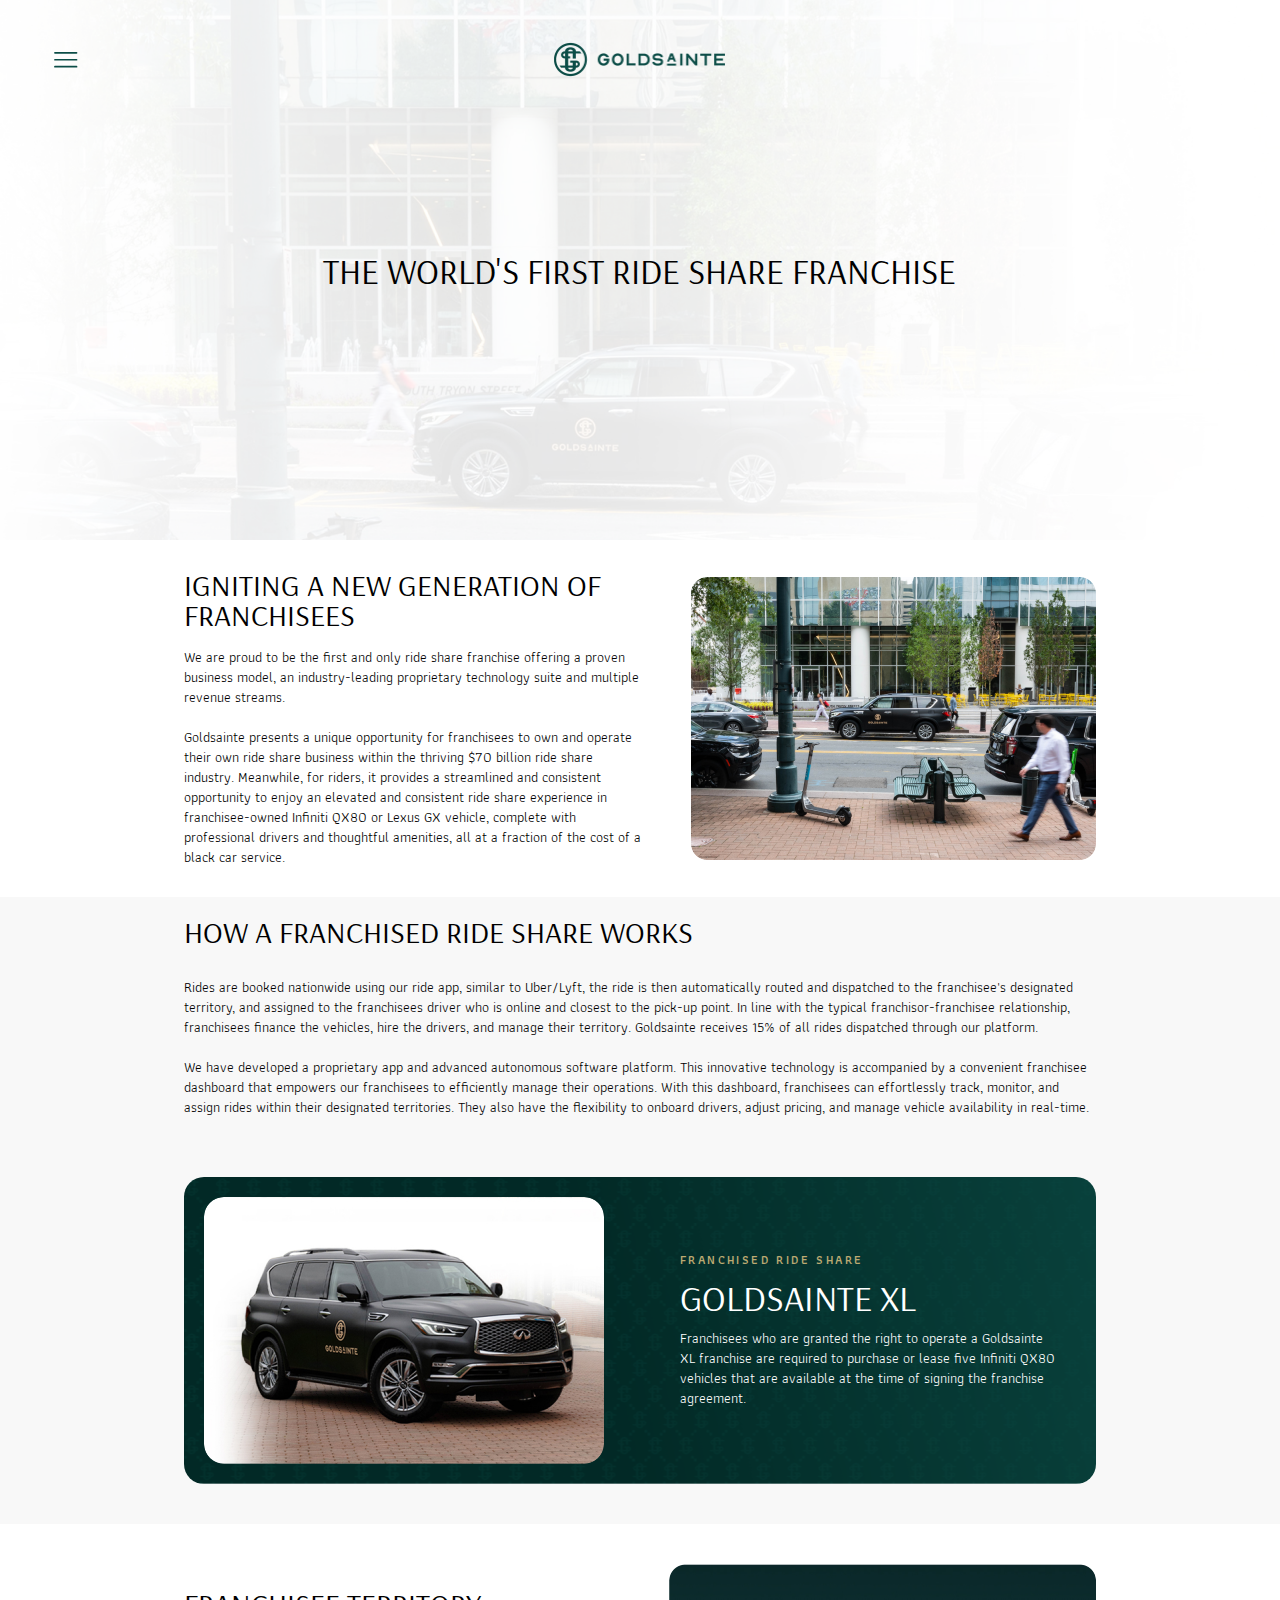
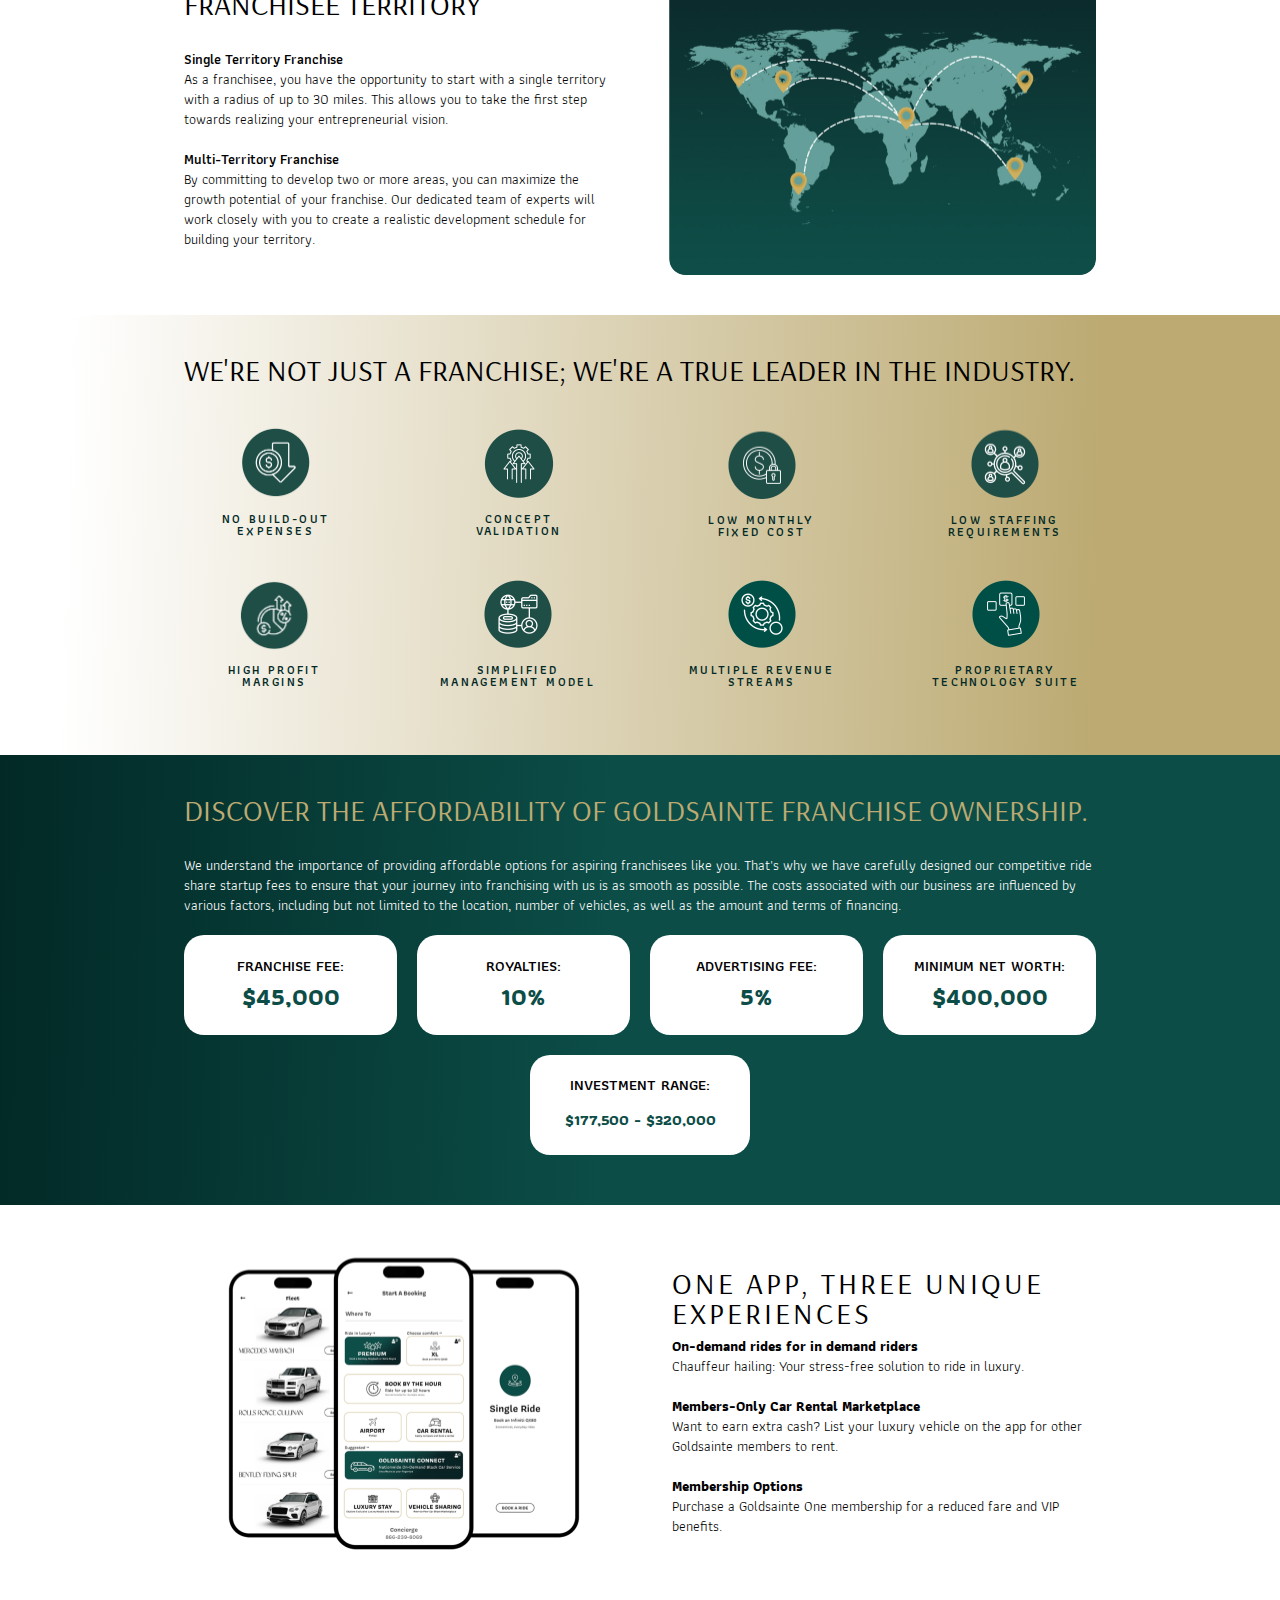
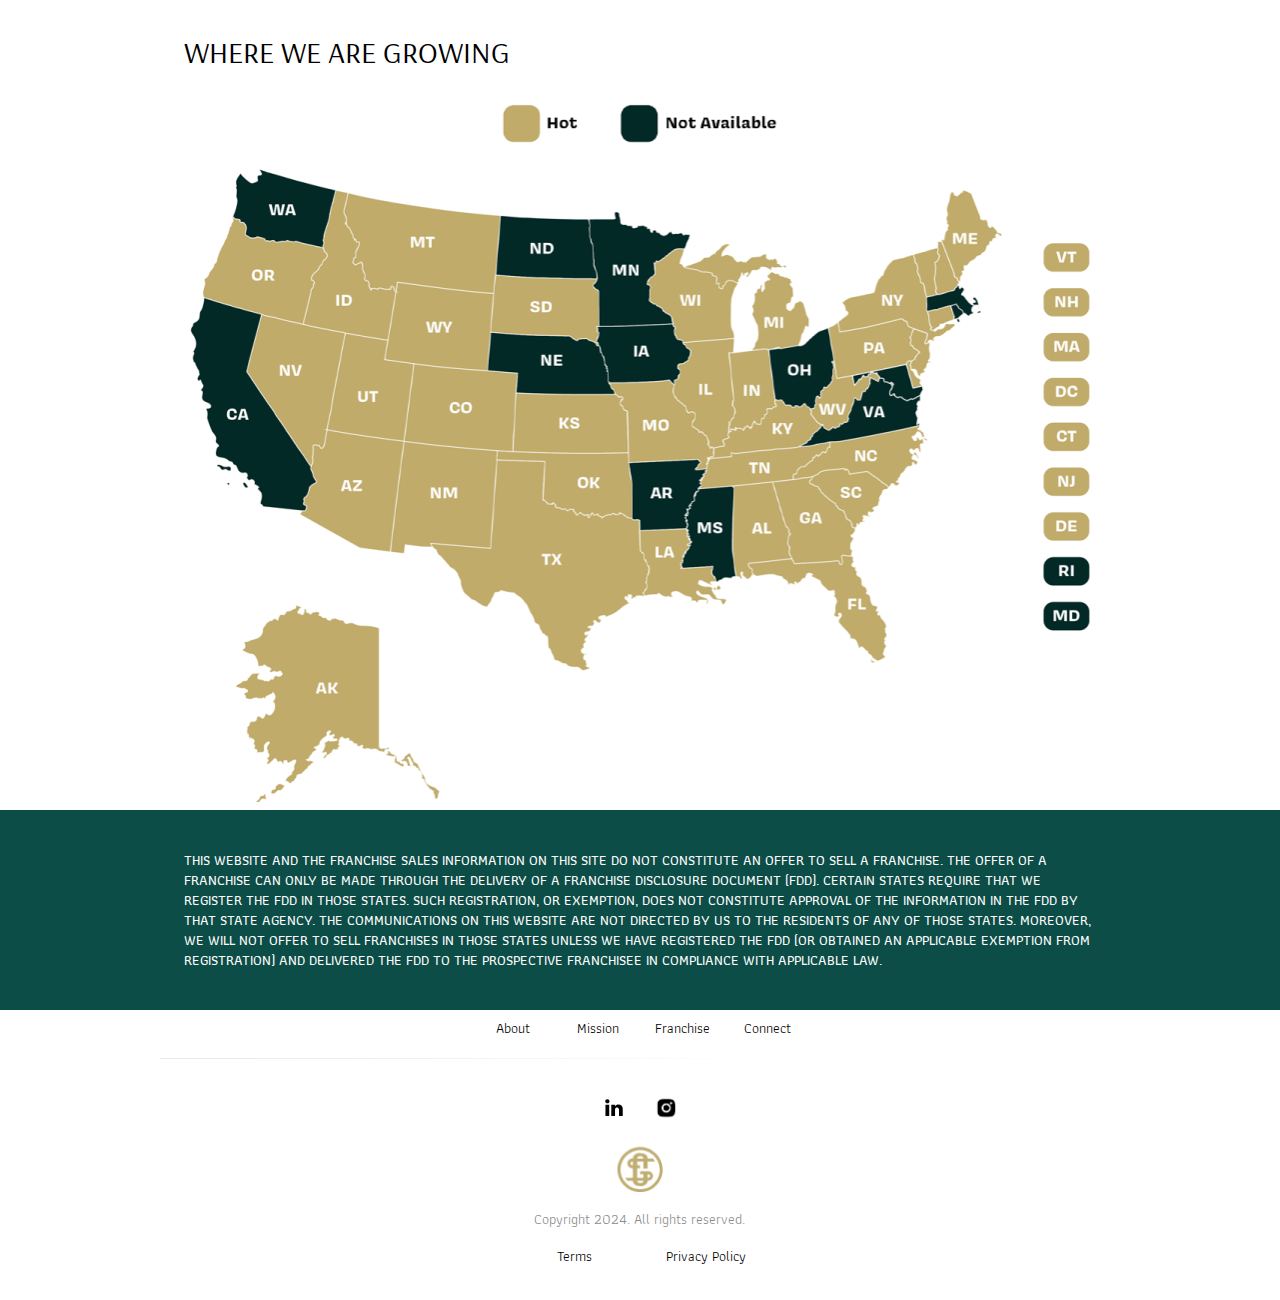
<file: franchise-model.html>
<!DOCTYPE html>
<html>
  <head>
    <title> The World's First Ride Share Franchise
    </title>
    <meta charset="utf-8" />
    <meta name="viewport" content="initial-scale=1, width=device-width" />
    <link rel="icon" href="public/favicon_io/favicon.ico" type="image/xicon"/>
    <link rel="stylesheet" href="./global.css" />
    <link rel="stylesheet" href="./franchise-model.css" />
    <link
      rel="stylesheet"
      href="https://fonts.googleapis.com/css2?family=Arsenal:wght@400&display=swap"
    />
    <link
      rel="stylesheet"
      href="https://fonts.googleapis.com/css2?family=Athiti:wght@400;500;600;700&display=swap"
    />
    <link
      rel="stylesheet"
      href="https://fonts.googleapis.com/css2?family=DM Sans:wght@400&display=swap"
    />

    <style>
      @font-face {
        font-family: "Chiffon";
        src: url("./public/Chiffon.otf");
        font-weight: 400;
      }
    </style>
  </head>
  <body>
    <div class="franchise">
      <div class="franchise-hero">
        <img
          class="franchisemodelhero-white1-icon"
          alt=""
          src="./public/franchisemodelherowhite1@2x.png"
        />

        <div class="franchise-hero-child"></div>
        <div class="franchise-hero-item"></div>
        <div class="franchise-hero-inner">
          <div class="frame-heerotext-inner">
            <div class="heading-parent2">
              <div class="heading6">
                THE WORLD'S FIRST LUXURY MEMBERSHIP RIDE SHARE FRANCHISE
              </div>
              <div class="paragraph14">
                Goldsainte is the world’s first luxury membership ride share app
                that exclusively uses only company-owned Bentley, Rolls Royce,
                Maybach and Infiniti QX80 as ride share vehicles.
              </div>
            </div>
          </div>
        </div>
        <div class="franchise-hero-inner1">
          <div class="frame-wrapper6">
            <div class="heading-parent3">
              <div class="heading7">
                THE WORLD'S FIRST LUXURY MEMBERSHIP RIDE SHARE FRANCHISE
              </div>
              <div class="paragraph14">
                Goldsainte is the world’s first luxury membership ride share app
                that exclusively uses only company-owned Bentley, Rolls Royce,
                Maybach and Infiniti QX80 as ride share vehicles.
              </div>
            </div>
          </div>
        </div>
        <div class="franchise-model-main-logo-nav">
          <a class="primary-horizontal-logo-gold-m"> </a>
          <button class="hamburger-menu423213-wrapper">
            <img
              class="hamburger-menu423213-icon"
              alt=""
              src="./public/hamburgermenuterritories1.svg"
            />
          </button>
        </div>
        <div class="frame-heerotext">
          <div class="frame-heerotext-inner">
            <div class="heading-wrapper1">
              <div class="heading7">THE WORLD'S FIRST RIDE SHARE FRANCHISE</div>
            </div>
          </div>
        </div>
      </div>
      <div class="franchise-main-nav" id="franchiseMainNavContainer">
        <button class="hamburger-menu423213-wrapper">
          <img
            class="hamburger-menu423213-icon"
            alt=""
            src="./public/hamburgermenuterritories1.svg"
          />
        </button>
      </div>
      <div class="franchise-main-logo" id="franchiseMainLogoContainer">
        <a
          class="primary-horizontal-logo-franch1"
          id="primaryHorizontalLogoFranch" href="./index.html"
        >
        </a>
      </div>
      <div class="franchise-h1">
        <div class="one-app-with-many-experiences">
          <div class="one-app-with-many-experiences1">
            <div class="heading9">
              <p class="igniting-a-new">
                IGNITING A NEW GENERATION OF FRANCHISEES
              </p>
              <p class="igniting-a-new">&nbsp;</p>
              <p class="igniting-a-new">&nbsp;</p>
            </div>
            <div class="body">
              <p class="igniting-a-new">
                We are proud to be the first and only ride share franchise
                offering a proven business model, an industry-leading
                proprietary technology suite and multiple revenue streams.
              </p>
              <p class="igniting-a-new">&nbsp;</p>
              <p class="igniting-a-new">
                Goldsainte presents a unique opportunity for franchisees to own
                and operate their own ride share business within the thriving
                $70 billion ride share industry. Meanwhile, for riders, it
                provides a streamlined and consistent opportunity to enjoy an
                elevated and consistent ride share experience in
                franchisee-owned Infiniti QX80 or Lexus GX vehicle, complete
                with professional drivers and thoughtful amenities, all at a
                fraction of the cost of a black car service.
              </p>
            </div>
          </div>
          <img
            class="goldsainte-phones-app-cars-ser-icon"
            alt=""
            src="./public/goldsaintephonesappcarsservicesrideshareservicecitymanwalking@2x.png"
          />
        </div>
      </div>
      <div class="franchise-h2">
        <div class="frame-how-a-franchised-ride-sh">
          <div class="heading10">How a franchised ride share works</div>
          <div class="paragraph16">
            <p class="igniting-a-new">
              Rides are booked nationwide using our ride app, similar to
              Uber/Lyft, the ride is then automatically routed and dispatched to
              the franchisee's designated territory, and assigned to the
              franchisees driver who is online and closest to the pick-up point.
              In line with the typical franchisor-franchisee relationship,
              franchisees finance the vehicles, hire the drivers, and manage
              their territory. Goldsainte receives 15% of all rides dispatched
              through our platform.
            </p>
            <p class="igniting-a-new">&nbsp;</p>
            <p class="igniting-a-new">
              We have developed a proprietary app and advanced autonomous
              software platform. This innovative technology is accompanied by a
              convenient franchisee dashboard that empowers our franchisees to
              efficiently manage their operations. With this dashboard,
              franchisees can effortlessly track, monitor, and assign rides
              within their designated territories. They also have the
              flexibility to onboard drivers, adjust pricing, and manage vehicle
              availability in real-time.
            </p>
          </div>
        </div>
      </div>
      <div class="franchise-h3">
        <div class="frame-title-franchisee-territo">
          <div class="phone-goldsainte-one-membershi-parent">
            <img
              class="phone-goldsainte-one-membershi-icon"
              alt=""
              src="./public/phonegoldsainteonemembershipperks@2x.png"
            />

            <div class="frame-body">
              <div class="text">FRANCHISED RIDE SHARE</div>
              <div class="frame-franchisee-territory">
                <div class="heading11">Goldsainte XL</div>
              </div>
              <div class="paragraph17">
                Franchisees who are granted the right to operate a Goldsainte XL
                franchise are required to purchase or lease five Infiniti QX80
                vehicles that are available at the time of signing the franchise
                agreement.
              </div>
            </div>
          </div>
        </div>
      </div>
      <div class="franchise-h4">
        <div class="frame-title-franchisee-territo1">
          <div class="frame-body1">
            <div class="frame-franchisee-territory1">
              <div class="heading10">Franchisee Territory</div>
            </div>
            <div class="body">
              <p class="single-territory-franchise">
                Single Territory Franchise
              </p>
              <p class="igniting-a-new">
                As a franchisee, you have the opportunity to start with a single
                territory with a radius of up to 30 miles. This allows you to
                take the first step towards realizing your entrepreneurial
                vision.
              </p>
              <p class="igniting-a-new">&nbsp;</p>
              <p class="single-territory-franchise">
                Multi-Territory Franchise 
              </p>
              <p class="igniting-a-new">
                By committing to develop two or more areas, you can maximize the
                growth potential of your franchise. Our dedicated team of
                experts will work closely with you to create a realistic
                development schedule for building your territory.
              </p>
            </div>
          </div>
          <img
            class="world-map-franchising-territor-icon"
            alt=""
            src="./public/worldmapfranchisingterritoriesluxuryridesharenowtext@2x.png"
          />
        </div>
      </div>
      <div class="franchise-h5">
        <div class="frame-not-just-a-franchie">
          <div class="frame-benefits-of-the-model">
            <div class="heading10">
              We're not just a franchise; we're a true leader in the industry.
            </div>
          </div>
        </div>
        <div class="frame-franchise-benefits-cards">
          <div class="goldsainte-benefits-1">
            <div class="goldsainte-icon-text-benefits-">
              <img
                class="goldsainte-no-build-icon"
                alt=""
                src="./public/goldsaintenobuildicon@2x.png"
              />

              <div class="frame-no-build-text">
                <div class="paragraph18">
                  <p class="igniting-a-new">No build-out</p>
                  <p class="igniting-a-new">expenses</p>
                </div>
              </div>
            </div>
          </div>
          <div class="goldsainte-benefits-2">
            <img
              class="goldsainte-concept-validation-icon"
              alt=""
              src="./public/goldsainteconceptvalidationiconsmall@2x.png"
            />

            <div class="frame-no-build-text">
              <div class="paragraph18">
                <p class="igniting-a-new">Concept</p>
                <p class="igniting-a-new">validation</p>
              </div>
            </div>
          </div>
          <div class="goldsainte-benefits-3">
            <img
              class="goldsainte-low-monthly-cost-ic-icon"
              alt=""
              src="./public/goldsaintelowmonthlycosticonsmall@2x.png"
            />

            <div class="frame-no-build-text">
              <div class="paragraph20">
                <p class="igniting-a-new">Low monthly</p>
                <p class="igniting-a-new">fixed COST</p>
              </div>
            </div>
          </div>
          <div class="goldsainte-benefits-3">
            <img
              class="goldsainte-staffing-icon-small"
              alt=""
              src="./public/goldsaintestaffingiconsmall@2x.png"
            />

            <div class="frame-no-build-text">
              <div class="paragraph21">Low staffing requirements</div>
            </div>
          </div>
          <div class="goldsainte-benefits-3">
            <img
              class="goldsainte-higher-profit-margi-icon"
              alt=""
              src="./public/goldsaintehigherprofitmarginsicon@2x.png"
            />

            <div class="frame-no-build-text">
              <div class="paragraph22">
                <p class="igniting-a-new">high profit</p>
                <p class="igniting-a-new">margins</p>
              </div>
            </div>
          </div>
          <div class="goldsainte-benefits-6">
            <img
              class="goldsainte-simplified-model-ic-icon"
              alt=""
              src="./public/goldsaintesimplifiedmodeliconsmall@2x.png"
            />

            <div class="frame-no-build-text">
              <div class="paragraph20">
                <p class="simplified">simplified</p>
                <p class="igniting-a-new">management model</p>
              </div>
            </div>
          </div>
          <div class="goldsainte-benefits-6">
            <img
              class="goldsainte-simplified-model-ic-icon"
              alt=""
              src="./public/goldsaintesimplifiedmodeliconsmall1@2x.png"
            />

            <div class="frame-no-build-text">
              <div class="paragraph20">Multiple revenue streams</div>
            </div>
          </div>
          <div class="goldsainte-benefits-6">
            <img
              class="goldsainte-simplified-model-ic-icon"
              alt=""
              src="./public/goldsaintesimplifiedmodeliconsmall2@2x.png"
            />

            <div class="frame-no-build-text">
              <div class="paragraph20">proprietary technology suite</div>
            </div>
          </div>
        </div>
      </div>
      <div class="franchise-h6">
        <div class="frame-not-just-a-franchie">
          <div class="frame-ownership-benefits-text">
            <div class="heading10">
              Discover the affordability of Goldsainte franchise ownership.
            </div>
            <div class="paragraph26">
              We understand the importance of providing affordable options for
              aspiring franchisees like you. That's why we have carefully
              designed our competitive ride share startup fees to ensure that
              your journey into franchising with us is as smooth as
              possible. The costs associated with our business are influenced by
              various factors, including but not limited to the location, number
              of vehicles, as well as the amount and terms of financing.
            </div>
          </div>
        </div>
        <div class="frame-ownership-benefits-cards">
          <div class="goldsainte-benefits-11">
            <div class="goldsainte-royalies">
              <div class="frame-no-build-text">
                <div class="paragraph27">FRANCHISE FEE:</div>
              </div>
              <b class="big-number1">$45,000</b>
            </div>
          </div>
          <div class="goldsainte-benefits-11">
            <div class="goldsainte-royalies">
              <div class="frame-no-build-text">
                <div class="paragraph27">ROYALTIES:</div>
              </div>
              <b class="big-number1">10%</b>
            </div>
          </div>
          <div class="goldsainte-benefits-11">
            <div class="goldsainte-royalies">
              <div class="frame-no-build-text">
                <div class="paragraph27">ADVERTISING FEE:</div>
              </div>
              <b class="big-number1">5%</b>
            </div>
          </div>
          <div class="goldsainte-benefits-11">
            <div class="goldsainte-net">
              <div class="frame-no-build-text">
                <div class="paragraph27">MINIMUM NET WORTH:</div>
              </div>
              <b class="big-number1">$400,000</b>
            </div>
          </div>
          <div class="goldsainte-benefits-51">
            <div class="goldsainte-investment">
              <div class="frame-no-build-text">
                <div class="paragraph27">INVESTMENT RANGE:</div>
              </div>
              <b class="big-number5">$177,500 - $320,000</b>
            </div>
          </div>
        </div>
      </div>
      <div class="franchise-h7">
        <div class="frame-three-experiences">
          <div class="frame-three-experiences-child"></div>
          <img
            class="three-phones-goldsainte-app-icon"
            alt=""
            src="./public/threephonesgoldsainteapp@2x.png"
          />

          <div class="frame-parent2">
            <div class="feature-title-wrapper">
              <div class="feature-title">ONE APP, THREE unique experiences</div>
            </div>
            <a
              class="title"
              href="https://goldsainte69446.activehosted.com/f/13"
              target="_blank"
            >
              <p class="igniting-a-new">
                <b>On-demand rides for in demand riders</b>
              </p>
              <p class="igniting-a-new">
                Chauffeur hailing: Your stress-free solution to ride in luxury.
              </p>
              <p class="igniting-a-new">&nbsp;</p>
              <p class="igniting-a-new">
                <b>Members-Only Car Rental Marketplace</b>
              </p>
              <p class="igniting-a-new">
                Want to earn extra cash? List your luxury vehicle on the app for
                other Goldsainte members to rent.
              </p>
              <p class="igniting-a-new">&nbsp;</p>
              <p class="igniting-a-new">
                <b>Membership Options</b>
              </p>
              <p class="igniting-a-new">
                Purchase a Goldsainte One membership for a reduced fare and VIP
                benefits.
              </p>
            </a>
          </div>
        </div>
      </div>
      <div class="franchise-h8">
        <div class="where-we-are-growing">
          <div class="heading15">Where We ARE GROWING</div>
          <div class="frame-available-growth-markets">
            <img
              class="goldsainte-available-growth-ma-icon"
              alt=""
              src="./public/goldsainteavailablegrowthmarketsmap-1@2x.png"
            />
          </div>
          <div class="frame-available-growth-markets1">
            <img
              class="goldsainte-available-growth-ma-icon1"
              alt=""
              src="./public/goldsainteavailablegrowthmarketsmap-2@2x.png"
            />
          </div>
          <div class="frame-available-growth-markets2">
            <img
              class="goldsainte-available-growth-ma-icon2"
              alt=""
              src="./public/goldsainteavailablegrowthmarketsmap-3@2x.png"
            />
          </div>
          <div class="frame-available-growth-markets3">
            <img
              class="goldsainte-available-growth-ma-icon3"
              alt=""
              src="./public/goldsainteavailablegrowthmarketsmap-4@2x.png"
            />
          </div>
        </div>
      </div>
      <div class="franchise-h9">
        <div class="franchise-sales-disclosure">
          <div class="paragraph32">
            THIS WEBSITE AND THE FRANCHISE SALES INFORMATION ON THIS SITE DO NOT
            CONSTITUTE AN OFFER TO SELL A FRANCHISE. THE OFFER OF A FRANCHISE
            CAN ONLY BE MADE THROUGH THE DELIVERY OF A FRANCHISE DISCLOSURE
            DOCUMENT (FDD). CERTAIN STATES REQUIRE THAT WE REGISTER THE FDD IN
            THOSE STATES. SUCH REGISTRATION, OR EXEMPTION, DOES NOT CONSTITUTE
            APPROVAL OF THE INFORMATION IN THE FDD BY THAT STATE AGENCY. THE
            COMMUNICATIONS ON THIS WEBSITE ARE NOT DIRECTED BY US TO THE
            RESIDENTS OF ANY OF THOSE STATES. MOREOVER, WE WILL NOT OFFER TO
            SELL FRANCHISES IN THOSE STATES UNLESS WE HAVE REGISTERED THE FDD
            (OR OBTAINED AN APPLICABLE EXEMPTION FROM REGISTRATION) AND
            DELIVERED THE FDD TO THE PROSPECTIVE FRANCHISEE IN COMPLIANCE WITH
            APPLICABLE LAW.
          </div>
        </div>
      </div>
      <div class="franchise-footer">
        <div class="franchise-important-links">
          <a class="paragraph33" href="./about.html">About</a>
          <a class="paragraph33" href="./membership.html">Mission</a>
          <a class="paragraph33" href="./franchise-model.html">Franchise</a>
          <a class="paragraph33" href="./partner.html">Connect</a>
        </div>
        <div class="franchise-model-social">
          <div class="frame-parent3">
            <div class="heading-parent4">
              <b class="heading16">Request Franchise Information</b>
              <div class="paragraph37">
                <span class="click">Click</span>
                <span class="span331"> </span>
                <a
                  class="here"
                  href="https://goldsainte69446.activehosted.com/f/13"
                  target="_blank"
                >
                  <span class="here1">here</span>
                </a>
              </div>
            </div>
            <div class="divider-frame">
              <img class="divider-icon2" alt="" src="./public/divider.svg" />
            </div>
            <div class="contact-info4-parent">
              <div class="contact-info4">
                <div class="social-media-container-wrapper">
                  <div class="social-media-container">
                    <img
                      class="social-media-icon-squarelinke2"
                      alt=""
                      src="./public/social-media-icon-squareinstagram1.svg"
                      id="socialMediaIconSquareLinke"
                    />

                    <img
                      class="social-media-icon-squareinsta2"
                      alt=""
                      src="./public/social-media-icon-squareinstagram81@2x.png"
                      id="socialMediaIconSquareInsta"
                    />
                  </div>
                </div>
              </div>
              <img
                class="goldsainte-gold-logo-franchise-icon"
                alt=""
                src="./public/goldsaintegoldlogofranchisemodel@2x.png"
              />

              <div class="email2">Copyright 2024. All rights reserved.</div>
            </div>
          </div>
        </div>
      </div>
      <div class="franchise-info-links">
        <div class="franchise-model-info-links">
          <div class="paragraph38" id="paragraphText">Terms</div>
          <div class="paragraph38" id="paragraphText1">Privacy Policy</div>
        </div>
      </div>
    </div>

    <div id="nav" class="popup-overlay" style="display: none">
      <div class="nav" data-animate-on-scroll>
        <a class="logomark-seal-green-1"> </a>
        <div class="sections">
          <a class="about1" href="./about.html">about</a>
          <div class="line-about"></div>
          <a class="about1" href="./franchise-model.html">Franchise</a>
          <div class="line-about"></div>
          <a class="about1" href="./membership.html">Mission</a>
          <div class="line-about"></div>
          <a class="about1" href="./partner.html">Goldsainte Connect</a>
          <div class="line-about"></div>
          <a class="about1" href="./franchise-faq.html">franchise faq</a>
          <div class="line-about"></div>
          <a class="about1" href="./faq.html">faq</a>
        </div>
      </div>
    </div>

    <script>
      var scrollAnimElements = document.querySelectorAll("[data-animate-on-scroll]");
      var observer = new IntersectionObserver(
        (entries) => {
          for (const entry of entries) {
            if (entry.isIntersecting || entry.intersectionRatio > 0) {
              const targetElement = entry.target;
              targetElement.classList.add("animate");
              observer.unobserve(targetElement);
            }
          }
        },
        {
          threshold: 0.15,
        }
      );

      for (let i = 0; i < scrollAnimElements.length; i++) {
        observer.observe(scrollAnimElements[i]);
      }

      var franchiseMainNavContainer = document.getElementById(
        "franchiseMainNavContainer"
      );
      if (franchiseMainNavContainer) {
        franchiseMainNavContainer.addEventListener("click", function () {
          var drawerOverlay = document.getElementById("nav");
          if (!drawerOverlay) return;
          var drawerOverlayStyle = drawerOverlay.style;
          if (drawerOverlayStyle) {
            drawerOverlayStyle.display = "flex";
            drawerOverlayStyle.zIndex = 99;
            drawerOverlayStyle.backgroundColor = "rgba(113, 113, 113, 0.3)";
            drawerOverlayStyle.alignItems = "flex-start";
            drawerOverlayStyle.justifyContent = "";
          }
          drawerOverlay.setAttribute("closable", "");

          var onClick =
            drawerOverlay.onClick ||
            function (e) {
              if (
                e.target === drawerOverlay &&
                drawerOverlay.hasAttribute("closable")
              ) {
                drawerOverlayStyle.display = "none";
              }
            };
          drawerOverlay.addEventListener("click", onClick);
        });
      }

      var primaryHorizontalLogoFranch = document.getElementById(
        "primaryHorizontalLogoFranch"
      );
      if (primaryHorizontalLogoFranch) {
        primaryHorizontalLogoFranch.addEventListener("click", function (e) {
          window.location.href = "./index1.html";
        });
      }

      var franchiseMainLogoContainer = document.getElementById(
        "franchiseMainLogoContainer"
      );
      if (franchiseMainLogoContainer) {
        franchiseMainLogoContainer.addEventListener("click", function (e) {
          window.location.href = "./index1.html";
        });
      }

      var socialMediaIconSquareLinke = document.getElementById(
        "socialMediaIconSquareLinke"
      );
      if (socialMediaIconSquareLinke) {
        socialMediaIconSquareLinke.addEventListener("click", function () {
          window.open("https://www.linkedin.com/company/goldsainte/mycompany/");
        });
      }

      var socialMediaIconSquareInsta = document.getElementById(
        "socialMediaIconSquareInsta"
      );
      if (socialMediaIconSquareInsta) {
        socialMediaIconSquareInsta.addEventListener("click", function () {
          window.open("https://www.instagram.com/goldsainte/");
        });
      }

      var paragraphText = document.getElementById("paragraphText");
      if (paragraphText) {
        paragraphText.addEventListener("click", function (e) {
          window.location.href = "./terms-and-conditions.html";
        });
      }

      var paragraphText1 = document.getElementById("paragraphText1");
      if (paragraphText1) {
        paragraphText1.addEventListener("click", function (e) {
          window.location.href = "./privacy-policy.html";
        });
      }
    </script>
  </body>
</html>
</file>
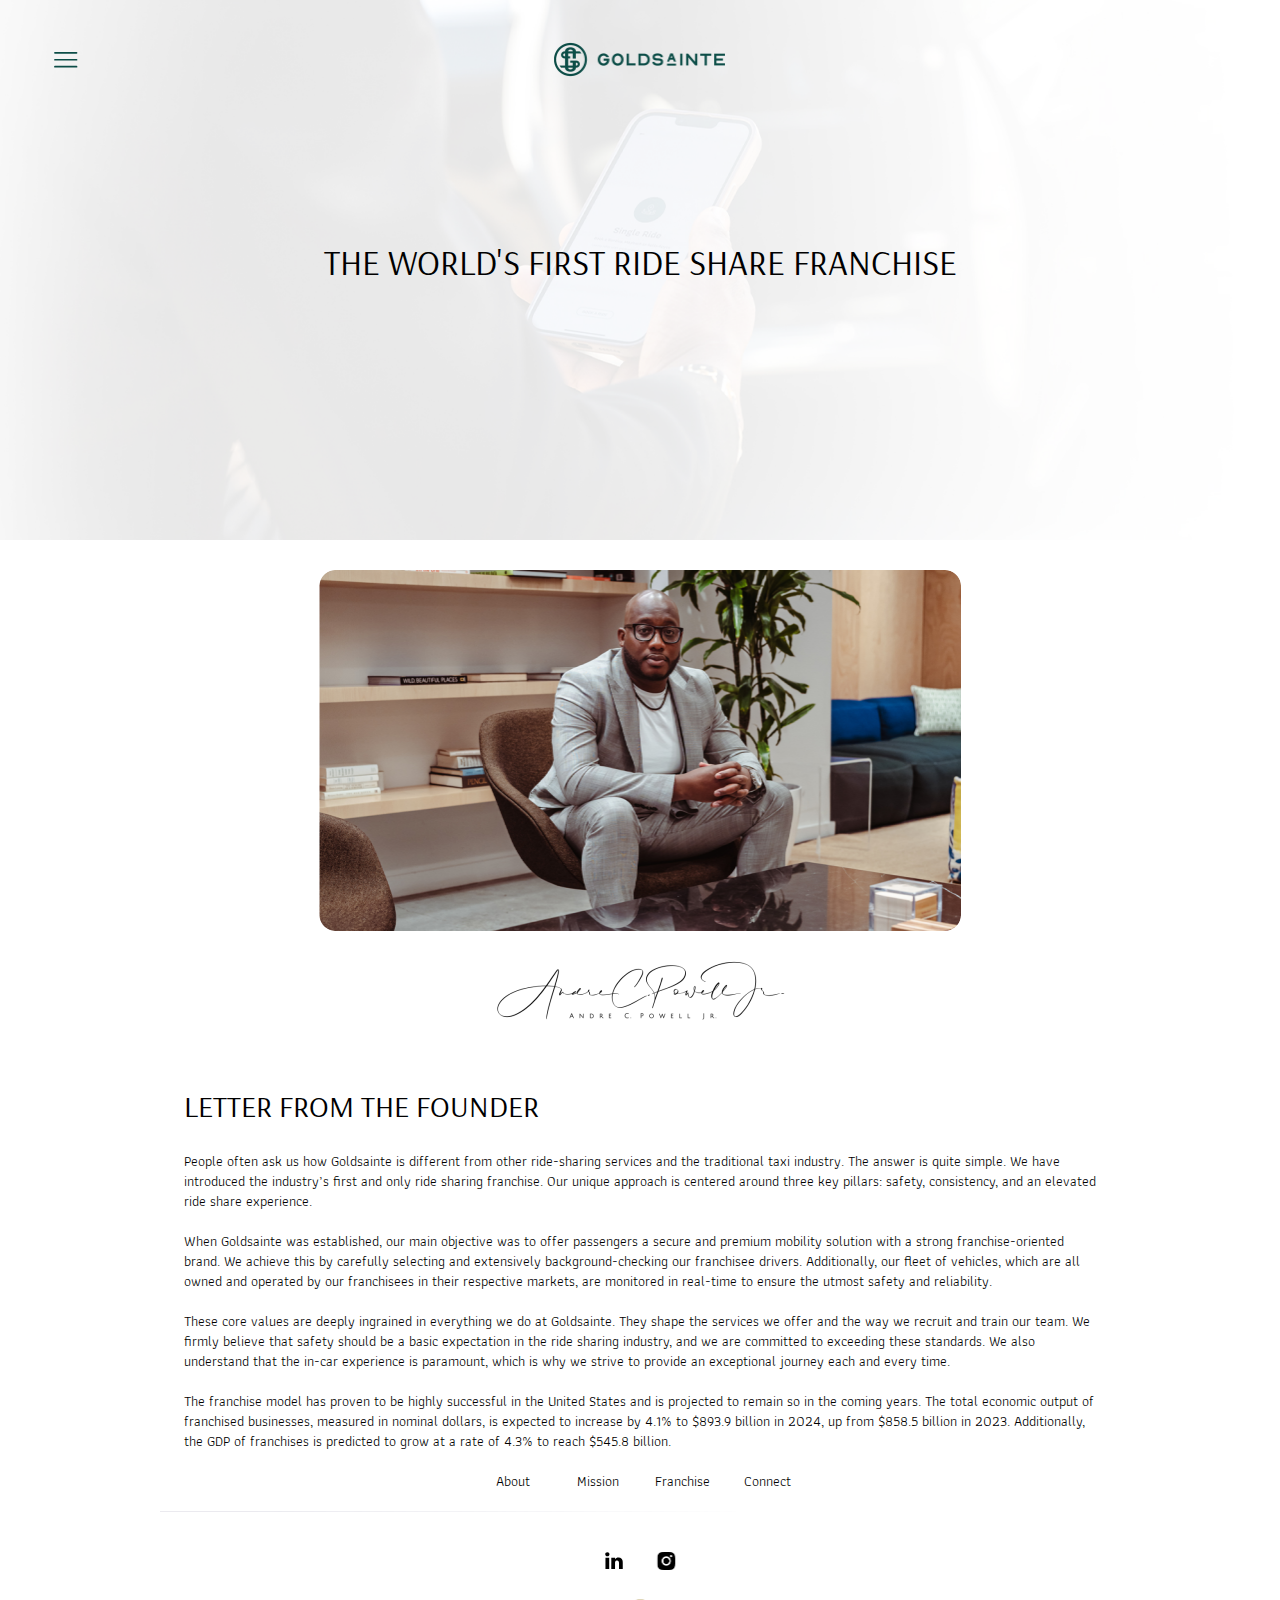
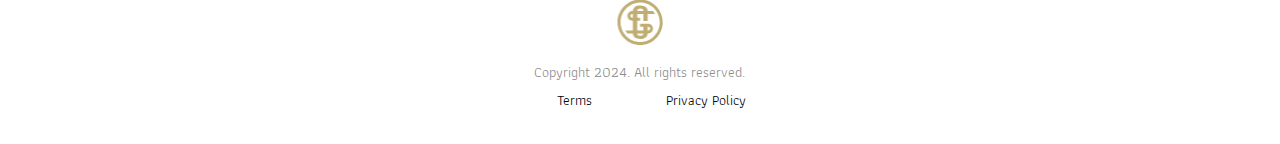
<file: membership.html>
<!DOCTYPE html>
<html>
  <head>
    <title> The World's First Ride Share Franchise
    </title>
    <meta charset="utf-8" />
    <meta name="viewport" content="initial-scale=1, width=device-width" />
    <link rel="icon" href="public/favicon_io/favicon.ico" type="image/xicon"/>
    <link rel="stylesheet" href="./global.css" />
    <link rel="stylesheet" href="./membership.css" />
    <link
      rel="stylesheet"
      href="https://fonts.googleapis.com/css2?family=Arsenal:wght@400&display=swap"
    />
    <link
      rel="stylesheet"
      href="https://fonts.googleapis.com/css2?family=Athiti:wght@400;500;600;700&display=swap"
    />
    <link
      rel="stylesheet"
      href="https://fonts.googleapis.com/css2?family=DM Sans:wght@400&display=swap"
    />

    <style>
      @font-face {
        font-family: "Chiffon";
        src: url("./public/Chiffon.otf");
        font-weight: 400;
      }
    </style>
  </head>
  <body>
    <div class="mission">
      <div class="mission-hero">
        <img
          class="mission-hero-white-hero-icon"
          alt=""
          src="./public/missionherowhitehero@2x.png"
        />

        <div class="mission-hero-title">
          <div class="mission-hero-title-inner">
            <div class="heading-wrapper2">
              <div class="heading22">
                THE WORLD'S FIRST RIDE SHARE FRANCHISE
              </div>
            </div>
          </div>
        </div>
      </div>
      <div class="mission-main-nav" id="missionMainNavContainer">
        <button class="hamburger-menu5-wrapper">
          <img
            class="hamburger-menu5-icon"
            alt=""
            src="./public/hamburgermenuterritories1.svg"
          />
        </button>
      </div>
      <div class="mission-main-logo" id="missionMainLogoContainer">
        <a
          class="primary-horizontal-logo-missio"
          id="primaryHorizontalLogoMissio" href="./index.html"
        >
        </a>
      </div>
      <div class="mission-h3">
        <div class="frame-mission">
          <div class="frame-mission-images">
            <img
              class="goldsainte-phones-app-cars-ser-icon2"
              alt=""
              src="./public/goldsaintephonesappcarsservicesrideshareservice1@2x.png"
            />

            <img
              class="goldsainte-phones-app-cars-ser-icon3"
              alt=""
              src="./public/goldsaintephonesappcarsservicesrideshareservice2@2x.png"
            />

            <img
              class="goldsainte-phones-app-cars-ser-icon4"
              alt=""
              src="./public/goldsaintephonesappcarsservicesrideshareservice3@2x.png"
            />
          </div>
        </div>
      </div>
      <div class="mission-h31">
        <div class="frame-how-a-franchised-ride-sh1">
          <div class="frame-mission-text">
            <div class="heading23">LETTER FROM THE FOUNDER</div>
            <div class="paragraph51">
              <p class="people-often-ask">
                People often ask us how Goldsainte is different from other
                ride-sharing services and the traditional taxi industry. The
                answer is quite simple. We have introduced the industry’s first
                and only ride sharing franchise. Our unique approach is centered
                around three key pillars: safety, consistency, and an elevated
                ride share experience. 
              </p>
              <p class="people-often-ask">&nbsp;</p>
              <p class="people-often-ask">
                When Goldsainte was established, our main objective was to offer
                passengers a secure and premium mobility solution with a strong
                franchise-oriented brand. We achieve this by carefully selecting
                and extensively background-checking our franchisee drivers.
                Additionally, our fleet of vehicles, which are all owned and
                operated by our franchisees in their respective markets, are
                monitored in real-time to ensure the utmost safety and
                reliability.
              </p>
              <p class="people-often-ask">&nbsp;</p>
              <p class="people-often-ask">
                These core values are deeply ingrained in everything we do at
                Goldsainte. They shape the services we offer and the way we
                recruit and train our team. We firmly believe that safety should
                be a basic expectation in the ride sharing industry, and we are
                committed to exceeding these standards. We also understand that
                the in-car experience is paramount, which is why we strive to
                provide an exceptional journey each and every time.  
              </p>
              <p class="people-often-ask">&nbsp;</p>
              <p class="people-often-ask">
                The franchise model has proven to be highly successful in the
                United States and is projected to remain so in the coming years.
                The total economic output of franchised businesses, measured in
                nominal dollars, is expected to increase by 4.1% to $893.9
                billion in 2024, up from $858.5 billion in 2023. Additionally,
                the GDP of franchises is predicted to grow at a rate of 4.3% to
                reach $545.8 billion.
              </p>
            </div>
          </div>
        </div>
      </div>
      <div class="mission-footer">
        <div class="mission-important-links">
          <a class="paragraph52" href="./about.html">About</a>
          <a class="paragraph52" href="./membership.html">Mission</a>
          <a class="paragraph52" href="./franchise-model.html">Franchise</a>
          <a class="paragraph52" href="./partner.html">Connect</a>
        </div>
        <div class="mission-social">
          <div class="frame-parent5">
            <div class="heading-parent6">
              <b class="heading24">Contact Us</b>
              <div class="paragraph56">
                <span class="you-are-invited2"
                  >You are invited to contact us using this form or by email
                  at:</span
                >
                <span class="span332"> </span>
                <a
                  class="infogoldsaintecom20"
                  href="https://goldsainte69446.activehosted.com/f/1"
                  target="_blank"
                >
                  <span class="infogoldsaintecom21">info@goldsainte.com</span>
                </a>
              </div>
            </div>
            <div class="divider-wrapper2">
              <img class="divider-icon4" alt="" src="./public/divider.svg" />
            </div>
            <div class="contact-info8-parent">
              <div class="contact-info8">
                <div class="social-media-container3-container">
                  <div class="social-media-container31">
                    <img
                      class="social-media-icon-squarelinke4"
                      alt=""
                      src="./public/social-media-icon-squareinstagram1.svg"
                      id="socialMediaIconSquareLinke"
                    />

                    <img
                      class="social-media-icon-squarelinke5"
                      alt=""
                      src="./public/social-media-icon-squareinstagram1.svg"
                      id="socialMediaIconSquareLinke1"
                    />

                    <img
                      class="social-media-icon-squareinsta4"
                      alt=""
                      src="./public/social-media-icon-squareinstagramlogo@2x.png"
                      id="socialMediaIconSquareInsta"
                    />
                  </div>
                </div>
              </div>
              <img
                class="goldsainte-gold-logo-mission-icon"
                alt=""
                src="./public/goldsaintegoldlogomembership@2x.png"
              />

              <div class="email4">Copyright 2024. All rights reserved.</div>
            </div>
          </div>
        </div>
      </div>
      <div class="mission-info-links">
        <div class="mission-info-links1">
          <div class="paragraph57" id="paragraphText">Terms</div>
          <div class="paragraph57" id="paragraphText1">Privacy Policy</div>
        </div>
      </div>
    </div>

    <div id="nav" class="popup-overlay" style="display: none">
      <div class="nav" data-animate-on-scroll>
        <a class="logomark-seal-green-1"> </a>
        <div class="sections">
          <a class="about1" href="./about.html">about</a>
          <div class="line-about"></div>
          <a class="about1" href="./franchise-model.html">Franchise</a>
          <div class="line-about"></div>
          <a class="about1" href="./membership.html">Mission</a>
          <div class="line-about"></div>
          <a class="about1" href="./partner.html">Goldsainte Connect</a>
          <div class="line-about"></div>
          <a class="about1" href="./franchise-faq.html">franchise faq</a>
          <div class="line-about"></div>
          <a class="about1" href="./faq.html">faq</a>
        </div>
      </div>
    </div>

    <script>
      var scrollAnimElements = document.querySelectorAll("[data-animate-on-scroll]");
      var observer = new IntersectionObserver(
        (entries) => {
          for (const entry of entries) {
            if (entry.isIntersecting || entry.intersectionRatio > 0) {
              const targetElement = entry.target;
              targetElement.classList.add("animate");
              observer.unobserve(targetElement);
            }
          }
        },
        {
          threshold: 0.15,
        }
      );

      for (let i = 0; i < scrollAnimElements.length; i++) {
        observer.observe(scrollAnimElements[i]);
      }

      var missionMainNavContainer = document.getElementById(
        "missionMainNavContainer"
      );
      if (missionMainNavContainer) {
        missionMainNavContainer.addEventListener("click", function () {
          var drawerOverlay = document.getElementById("nav");
          if (!drawerOverlay) return;
          var drawerOverlayStyle = drawerOverlay.style;
          if (drawerOverlayStyle) {
            drawerOverlayStyle.display = "flex";
            drawerOverlayStyle.zIndex = 99;
            drawerOverlayStyle.backgroundColor = "rgba(113, 113, 113, 0.3)";
            drawerOverlayStyle.alignItems = "flex-start";
            drawerOverlayStyle.justifyContent = "";
          }
          drawerOverlay.setAttribute("closable", "");

          var onClick =
            drawerOverlay.onClick ||
            function (e) {
              if (
                e.target === drawerOverlay &&
                drawerOverlay.hasAttribute("closable")
              ) {
                drawerOverlayStyle.display = "none";
              }
            };
          drawerOverlay.addEventListener("click", onClick);
        });
      }

      var primaryHorizontalLogoMissio = document.getElementById(
        "primaryHorizontalLogoMissio"
      );
      if (primaryHorizontalLogoMissio) {
        primaryHorizontalLogoMissio.addEventListener("click", function (e) {
          window.location.href = "./index1.html";
        });
      }

      var missionMainLogoContainer = document.getElementById(
        "missionMainLogoContainer"
      );
      if (missionMainLogoContainer) {
        missionMainLogoContainer.addEventListener("click", function (e) {
          window.location.href = "./index1.html";
        });
      }

      var socialMediaIconSquareLinke = document.getElementById(
        "socialMediaIconSquareLinke"
      );
      if (socialMediaIconSquareLinke) {
        socialMediaIconSquareLinke.addEventListener("click", function () {
          window.location.href =
            "https://www.linkedin.com/company/goldsainte/mycompany/";
        });
      }

      var socialMediaIconSquareLinke1 = document.getElementById(
        "socialMediaIconSquareLinke1"
      );
      if (socialMediaIconSquareLinke1) {
        socialMediaIconSquareLinke1.addEventListener("click", function () {
          window.open("https://www.linkedin.com/company/goldsainte/mycompany/");
        });
      }

      var socialMediaIconSquareInsta = document.getElementById(
        "socialMediaIconSquareInsta"
      );
      if (socialMediaIconSquareInsta) {
        socialMediaIconSquareInsta.addEventListener("click", function () {
          window.open("https://www.instagram.com/goldsainte/");
        });
      }

      var paragraphText = document.getElementById("paragraphText");
      if (paragraphText) {
        paragraphText.addEventListener("click", function (e) {
          window.location.href = "./terms-and-conditions.html";
        });
      }

      var paragraphText1 = document.getElementById("paragraphText1");
      if (paragraphText1) {
        paragraphText1.addEventListener("click", function (e) {
          window.location.href = "./privacy-policy.html";
        });
      }
    </script>
  </body>
</html>
</file>
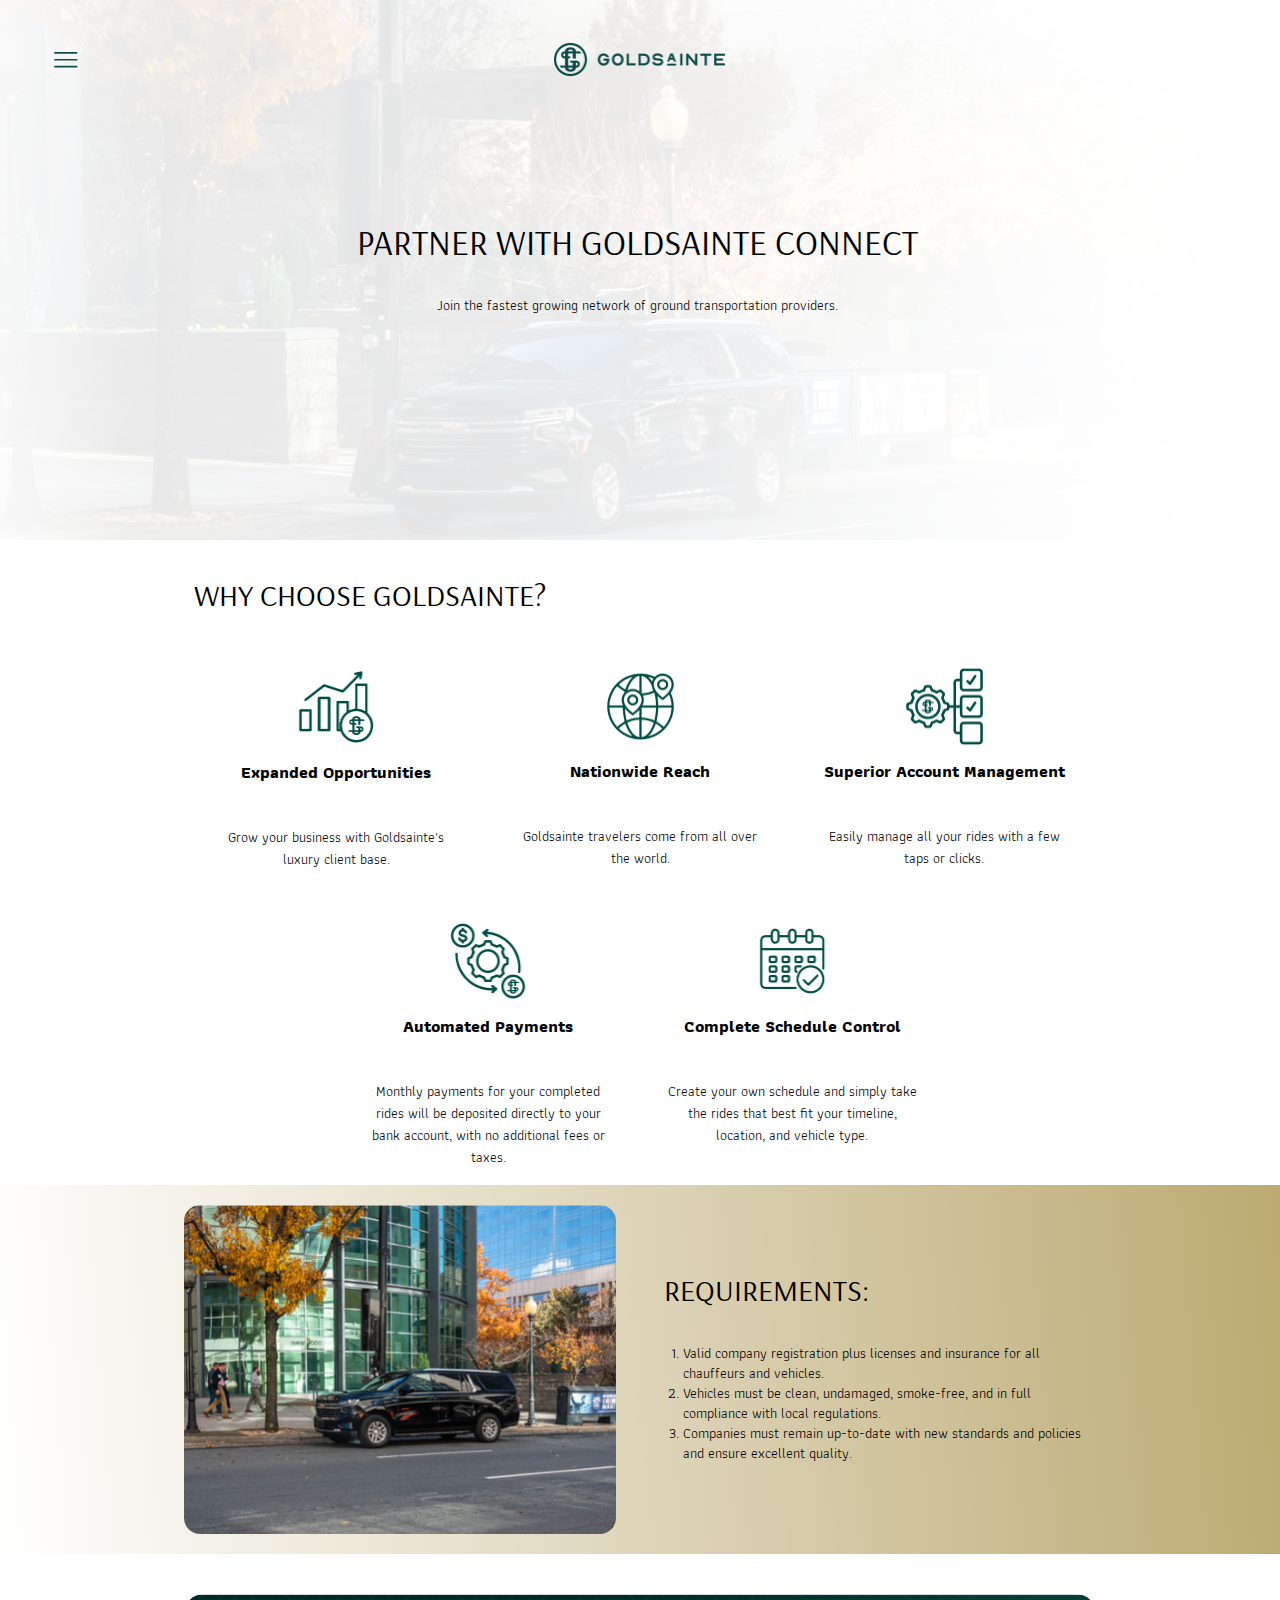
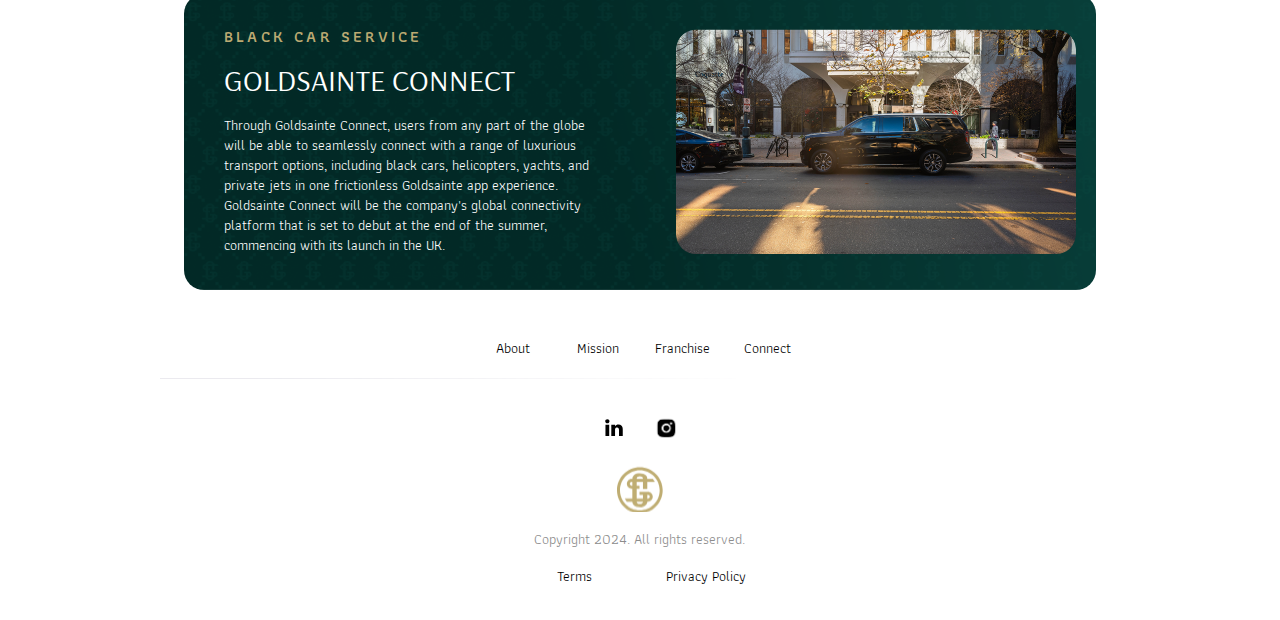
<file: partner.html>
<!DOCTYPE html>
<html>
  <head>
    <title> The World's First Ride Share Franchise
    </title>
    <meta charset="utf-8" />
    <meta name="viewport" content="initial-scale=1, width=device-width" />
    <link rel="icon" href="public/favicon_io/favicon.ico" type="image/xicon"/>
    <link rel="stylesheet" href="./global.css" />
    <link rel="stylesheet" href="./partner.css" />
    <link
      rel="stylesheet"
      href="https://fonts.googleapis.com/css2?family=Arsenal:wght@400&display=swap"
    />
    <link
      rel="stylesheet"
      href="https://fonts.googleapis.com/css2?family=Athiti:wght@400;500;600;700&display=swap"
    />
    <link
      rel="stylesheet"
      href="https://fonts.googleapis.com/css2?family=DM Sans:wght@400&display=swap"
    />

    <style>
      @font-face {
        font-family: "Chiffon";
        src: url("./public/Chiffon.otf");
        font-weight: 400;
      }
    </style>
  </head>
  <body>
    <div class="goldsainte-connect">
      <div class="partner-hero">
        <img
          class="partner-hero-white-icon"
          alt=""
          src="./public/partnerherowhite@2x.png"
        />

        <div class="partner-hero-title">
          <div class="partner-hero-title-inner">
            <div class="heading-parent11">
              <div class="heading31">PARTNER WITH GOLDSAINTE connect</div>
              <div class="paragraph89">
                Join the fastest growing network of ground transportation
                providers.
              </div>
            </div>
          </div>
        </div>
      </div>
      <div class="partner-main-nav" id="partnerMainNavContainer">
        <button class="hamburger-menu4-wrapper">
          <img
            class="hamburger-menu4-icon"
            alt=""
            src="./public/hamburgermenuterritories1.svg"
          />
        </button>
      </div>
      <div class="partner-main-logo" id="partnerMainLogoContainer">
        <a
          class="primary-horizontal-logo-partne"
          id="primaryHorizontalLogoPartne" href="./index.html"
        >
        </a>
      </div>
      <div class="partner-h1">
        <div class="frame-partner1">
          <div class="headings-frame">
            <div class="headings7">
              <p class="why-choose-goldsainte">Why choose Goldsainte?</p>
            </div>
          </div>
          <div class="expanded-opportunities-parent">
            <div class="expanded-opportunities">
              <div class="frame-expanded-opportunities-l">
                <img
                  class="expanded-opportunities-luxury-icon"
                  alt=""
                  src="./public/expandedopportunitiesluxury@2x.png"
                />

                <div class="paragraph90">
                  <p class="expanded-opportunities1">
                    <span>
                      <span class="expanded-opportunities2">
                        <b>Expanded Opportunities</b>
                      </span>
                    </span>
                  </p>
                  <p class="why-choose-goldsainte">
                    <span>
                      <span>
                        <span class="expanded-opportunities2">
                          <span>&nbsp;</span>
                        </span>
                      </span>
                    </span>
                  </p>
                  <p class="grow-your-business-with-goldsa">
                    <span>
                      <span>
                        <span class="grow-your-business"
                          >Grow your business with Goldsainte's luxury client
                          base.</span
                        >
                      </span>
                    </span>
                  </p>
                  <p class="blank-line105">
                    <span>
                      <span class="expanded-opportunities2">&nbsp;</span>
                    </span>
                  </p>
                  <p class="why-choose-goldsainte">
                    <span>
                      <span class="expanded-opportunities2">&nbsp;</span>
                    </span>
                  </p>
                  <p class="why-choose-goldsainte">
                    <span>
                      <span class="expanded-opportunities2">&nbsp;</span>
                    </span>
                  </p>
                  <p class="why-choose-goldsainte">
                    <span>
                      <span class="expanded-opportunities2">&nbsp;</span>
                    </span>
                  </p>
                </div>
              </div>
            </div>
            <div class="nationwide-reach">
              <div class="frame-nationwide-reach-all-ove">
                <img
                  class="nationwide-reach-all-over-the-icon"
                  alt=""
                  src="./public/nationwidereachallovertheworld@2x.png"
                />

                <div class="paragraph90">
                  <p class="expanded-opportunities1">
                    <span class="expanded-opportunities2">
                      <b>Nationwide Reach</b>
                    </span>
                  </p>
                  <p class="why-choose-goldsainte">
                    <span>
                      <span class="expanded-opportunities2">
                        <span>&nbsp;</span>
                      </span>
                    </span>
                  </p>
                  <p class="grow-your-business-with-goldsa">
                    <span>
                      <span class="grow-your-business"
                        >Goldsainte travelers come from all over the
                        world.</span
                      >
                    </span>
                  </p>
                  <p class="why-choose-goldsainte">
                    <span>
                      <span class="expanded-opportunities2">&nbsp;</span>
                    </span>
                  </p>
                  <p class="why-choose-goldsainte">
                    <span>
                      <span class="expanded-opportunities2">&nbsp;</span>
                    </span>
                  </p>
                  <p class="why-choose-goldsainte">
                    <span>
                      <span class="expanded-opportunities2">&nbsp;</span>
                    </span>
                  </p>
                  <p class="why-choose-goldsainte">
                    <span>
                      <span class="expanded-opportunities2">&nbsp;</span>
                    </span>
                  </p>
                </div>
              </div>
            </div>
            <div class="nationwide-reach">
              <div class="frame-nationwide-reach-all-ove">
                <img
                  class="nationwide-reach-all-over-the-icon"
                  alt=""
                  src="./public/superioraccountmanagement@2x.png"
                />

                <div class="paragraph90">
                  <p class="expanded-opportunities1">
                    <span class="expanded-opportunities2">
                      <b>Superior Account Management</b>
                    </span>
                  </p>
                  <p class="why-choose-goldsainte">
                    <span>
                      <span class="expanded-opportunities2">
                        <span>&nbsp;</span>
                      </span>
                    </span>
                  </p>
                  <p class="grow-your-business-with-goldsa">
                    <span>
                      <span class="grow-your-business"
                        >Easily manage all your rides with a few taps or
                        clicks.</span
                      >
                    </span>
                  </p>
                  <p class="why-choose-goldsainte">
                    <span>
                      <span class="expanded-opportunities2">&nbsp;</span>
                    </span>
                  </p>
                  <p class="why-choose-goldsainte">
                    <span>
                      <span class="expanded-opportunities2">&nbsp;</span>
                    </span>
                  </p>
                  <p class="why-choose-goldsainte">
                    <span>
                      <span class="expanded-opportunities2">&nbsp;</span>
                    </span>
                  </p>
                  <p class="why-choose-goldsainte">
                    <span>
                      <span class="expanded-opportunities2">&nbsp;</span>
                    </span>
                  </p>
                </div>
              </div>
            </div>
            <div class="nationwide-reach">
              <div class="frame-nationwide-reach-all-ove">
                <img
                  class="money-flow-business-icon"
                  alt=""
                  src="./public/moneyflowbusiness@2x.png"
                />

                <div class="paragraph90">
                  <p class="expanded-opportunities1">
                    <span class="expanded-opportunities2">
                      <b>Automated Payments</b>
                    </span>
                  </p>
                  <p class="why-choose-goldsainte">
                    <span>
                      <span class="expanded-opportunities2">
                        <span>&nbsp;</span>
                      </span>
                    </span>
                  </p>
                  <p class="grow-your-business-with-goldsa">
                    <span>
                      <span class="grow-your-business"
                        >Monthly payments for your completed rides will be
                        deposited directly to your bank account, with no
                        additional fees or taxes.</span
                      >
                    </span>
                  </p>
                  <p class="why-choose-goldsainte">
                    <span>
                      <span class="expanded-opportunities2">&nbsp;</span>
                    </span>
                  </p>
                  <p class="why-choose-goldsainte">
                    <span>
                      <span class="expanded-opportunities2">&nbsp;</span>
                    </span>
                  </p>
                  <p class="why-choose-goldsainte">
                    <span>
                      <span class="expanded-opportunities2">&nbsp;</span>
                    </span>
                  </p>
                  <p class="why-choose-goldsainte">
                    <span>
                      <span class="expanded-opportunities2">&nbsp;</span>
                    </span>
                  </p>
                </div>
              </div>
            </div>
            <div class="nationwide-reach">
              <div class="frame-nationwide-reach-all-ove">
                <img
                  class="expanded-opportunities-luxury-icon"
                  alt=""
                  src="./public/completeschedulecontroltimelocation@2x.png"
                />

                <div class="paragraph90">
                  <p class="expanded-opportunities1">
                    <span class="expanded-opportunities2">
                      <b>Complete Schedule Control</b>
                    </span>
                  </p>
                  <p class="why-choose-goldsainte">
                    <span>
                      <span class="expanded-opportunities2">
                        <span>&nbsp;</span>
                      </span>
                    </span>
                  </p>
                  <p class="grow-your-business-with-goldsa">
                    <span>
                      <span class="grow-your-business"
                        >Create your own schedule and simply take the rides that
                        best fit your timeline, location, and vehicle
                        type.</span
                      >
                    </span>
                  </p>
                  <p class="why-choose-goldsainte">
                    <span>
                      <span class="expanded-opportunities2">&nbsp;</span>
                    </span>
                  </p>
                  <p class="why-choose-goldsainte">
                    <span>
                      <span class="expanded-opportunities2">&nbsp;</span>
                    </span>
                  </p>
                  <p class="why-choose-goldsainte">
                    <span>
                      <span class="expanded-opportunities2">&nbsp;</span>
                    </span>
                  </p>
                  <p class="why-choose-goldsainte">
                    <span>
                      <span class="expanded-opportunities2">&nbsp;</span>
                    </span>
                  </p>
                </div>
              </div>
            </div>
          </div>
        </div>
      </div>
      <div class="partner-h2">
        <div class="frame-requirments">
          <div class="frame-requirments-child"></div>
          <img
            class="black-car-men-pick-up-outside-icon"
            alt=""
            src="./public/blackcarmenpickupoutsidework@2x.png"
          />

          <div class="feature-title-group">
            <div class="feature-title4">REQUIREMENTS:</div>
            <a
              class="text9"
              href="https://goldsainte69446.activehosted.com/f/18"
              target="_blank"
            >
              <p class="why-choose-goldsainte">&nbsp;</p>
              <ol class="valid-company-registration-plu">
                <li class="valid-company-registration">
                  Valid company registration plus licenses and insurance for all
                  chauffeurs and vehicles.
                </li>
                <li class="valid-company-registration">
                  Vehicles must be clean, undamaged, smoke-free, and in full
                  compliance with local regulations.
                </li>
                <li>
                  Companies must remain up-to-date with new standards and
                  policies and ensure excellent quality.
                </li>
              </ol>
            </a>
          </div>
        </div>
      </div>
      <div class="partner-h3">
        <div class="goldsainte-connect1">
          <div class="frame-body-group">
            <div class="frame-body3">
              <div class="text10">Black Car service</div>
              <div class="frame-franchisee-territory3">
                <div class="heading32">Goldsainte Connect</div>
              </div>
              <div class="paragraph95">
                Through Goldsainte Connect, users from any part of the globe
                will be able to seamlessly connect with a range of luxurious
                transport options, including black cars, helicopters, yachts,
                and private jets in one frictionless Goldsainte app experience.
                Goldsainte Connect will be the company's global connectivity
                platform that is set to debut at the end of the summer,
                commencing with its launch in the UK.
              </div>
            </div>
            <img
              class="goldsainte-one-membership-perk-icon"
              alt=""
              src="./public/goldsainteonemembershipperksblackcarcharlottenc@2x.png"
            />
          </div>
        </div>
      </div>
      <div class="partner-footer">
        <div class="goldsainte-connect-important-l">
          <a class="paragraph96" href="./about.html">About</a>
          <a class="paragraph96" href="./membership.html">Mission</a>
          <a class="paragraph96" href="./franchise-model.html">Franchise</a>
          <a class="paragraph96" href="./partner.html">Connect</a>
        </div>
        <div class="partner-social">
          <div class="frame-parent8">
            <div class="heading-parent12">
              <b class="heading33">Contact Us</b>
              <div class="paragraph100">
                <span class="you-are-invited5"
                  >You are invited to contact us using this form or by email
                  at:</span
                >
                <span class="span411"> </span>
                <a
                  class="infogoldsaintecom33"
                  href="https://goldsainte69446.activehosted.com/f/1"
                  target="_blank"
                >
                  <span class="infogoldsaintecom34">info@goldsainte.com</span>
                </a>
              </div>
            </div>
            <div class="divider-wrapper5">
              <img class="divider-icon7" alt="" src="./public/divider.svg" />
            </div>
            <div class="contact-info923-parent">
              <div class="contact-info923">
                <div class="social-media-container3-frame">
                  <div class="social-media-container32">
                    <img
                      class="social-media-icon-squarelinke8"
                      alt=""
                      src="./public/social-media-icon-squareinstagram1.svg"
                      id="socialMediaIconSquareLinke"
                    />

                    <img
                      class="social-media-icon-squareinsta7"
                      alt=""
                      src="./public/social-media-icon-squareinstagram23434@2x.png"
                      id="socialMediaIconSquareInsta"
                    />
                  </div>
                </div>
              </div>
              <img
                class="goldsainte-gold-logo-partner-w-icon"
                alt=""
                src="./public/goldsaintegoldlogopartnerwithus@2x.png"
              />

              <div class="email7">Copyright 2024. All rights reserved.</div>
            </div>
          </div>
        </div>
      </div>
      <div class="partner-info-links">
        <div class="partner-with-us-info-links">
          <div class="paragraph101" id="paragraphText">Terms</div>
          <div class="paragraph101" id="paragraphText1">Privacy Policy</div>
        </div>
      </div>
    </div>

    <div id="nav" class="popup-overlay" style="display: none">
      <div class="nav" data-animate-on-scroll>
        <a class="logomark-seal-green-1"> </a>
        <div class="sections">
          <a class="about1" href="./about.html">about</a>
          <div class="line-about"></div>
          <a class="about1" href="./franchise-model.html">Franchise</a>
          <div class="line-about"></div>
          <a class="about1" href="./membership.html">Mission</a>
          <div class="line-about"></div>
          <a class="about1" href="./partner.html">Goldsainte Connect</a>
          <div class="line-about"></div>
          <a class="about1" href="./franchise-faq.html">franchise faq</a>
          <div class="line-about"></div>
          <a class="about1" href="./faq.html">faq</a>
        </div>
      </div>
    </div>

    <script>
      var scrollAnimElements = document.querySelectorAll("[data-animate-on-scroll]");
      var observer = new IntersectionObserver(
        (entries) => {
          for (const entry of entries) {
            if (entry.isIntersecting || entry.intersectionRatio > 0) {
              const targetElement = entry.target;
              targetElement.classList.add("animate");
              observer.unobserve(targetElement);
            }
          }
        },
        {
          threshold: 0.15,
        }
      );

      for (let i = 0; i < scrollAnimElements.length; i++) {
        observer.observe(scrollAnimElements[i]);
      }

      var partnerMainNavContainer = document.getElementById(
        "partnerMainNavContainer"
      );
      if (partnerMainNavContainer) {
        partnerMainNavContainer.addEventListener("click", function () {
          var drawerOverlay = document.getElementById("nav");
          if (!drawerOverlay) return;
          var drawerOverlayStyle = drawerOverlay.style;
          if (drawerOverlayStyle) {
            drawerOverlayStyle.display = "flex";
            drawerOverlayStyle.zIndex = 99;
            drawerOverlayStyle.backgroundColor = "rgba(113, 113, 113, 0.3)";
            drawerOverlayStyle.alignItems = "flex-start";
            drawerOverlayStyle.justifyContent = "";
          }
          drawerOverlay.setAttribute("closable", "");

          var onClick =
            drawerOverlay.onClick ||
            function (e) {
              if (
                e.target === drawerOverlay &&
                drawerOverlay.hasAttribute("closable")
              ) {
                drawerOverlayStyle.display = "none";
              }
            };
          drawerOverlay.addEventListener("click", onClick);
        });
      }

      var primaryHorizontalLogoPartne = document.getElementById(
        "primaryHorizontalLogoPartne"
      );
      if (primaryHorizontalLogoPartne) {
        primaryHorizontalLogoPartne.addEventListener("click", function (e) {
          window.location.href = "./index1.html";
        });
      }

      var partnerMainLogoContainer = document.getElementById(
        "partnerMainLogoContainer"
      );
      if (partnerMainLogoContainer) {
        partnerMainLogoContainer.addEventListener("click", function (e) {
          window.location.href = "./index1.html";
        });
      }

      var socialMediaIconSquareLinke = document.getElementById(
        "socialMediaIconSquareLinke"
      );
      if (socialMediaIconSquareLinke) {
        socialMediaIconSquareLinke.addEventListener("click", function () {
          window.open("https://www.linkedin.com/company/goldsainte/mycompany/");
        });
      }

      var socialMediaIconSquareInsta = document.getElementById(
        "socialMediaIconSquareInsta"
      );
      if (socialMediaIconSquareInsta) {
        socialMediaIconSquareInsta.addEventListener("click", function () {
          window.open("https://www.instagram.com/goldsainte/");
        });
      }

      var paragraphText = document.getElementById("paragraphText");
      if (paragraphText) {
        paragraphText.addEventListener("click", function (e) {
          window.location.href = "./terms-and-conditions.html";
        });
      }

      var paragraphText1 = document.getElementById("paragraphText1");
      if (paragraphText1) {
        paragraphText1.addEventListener("click", function (e) {
          window.location.href = "./privacy-policy.html";
        });
      }
    </script>
  </body>
</html>
</file>
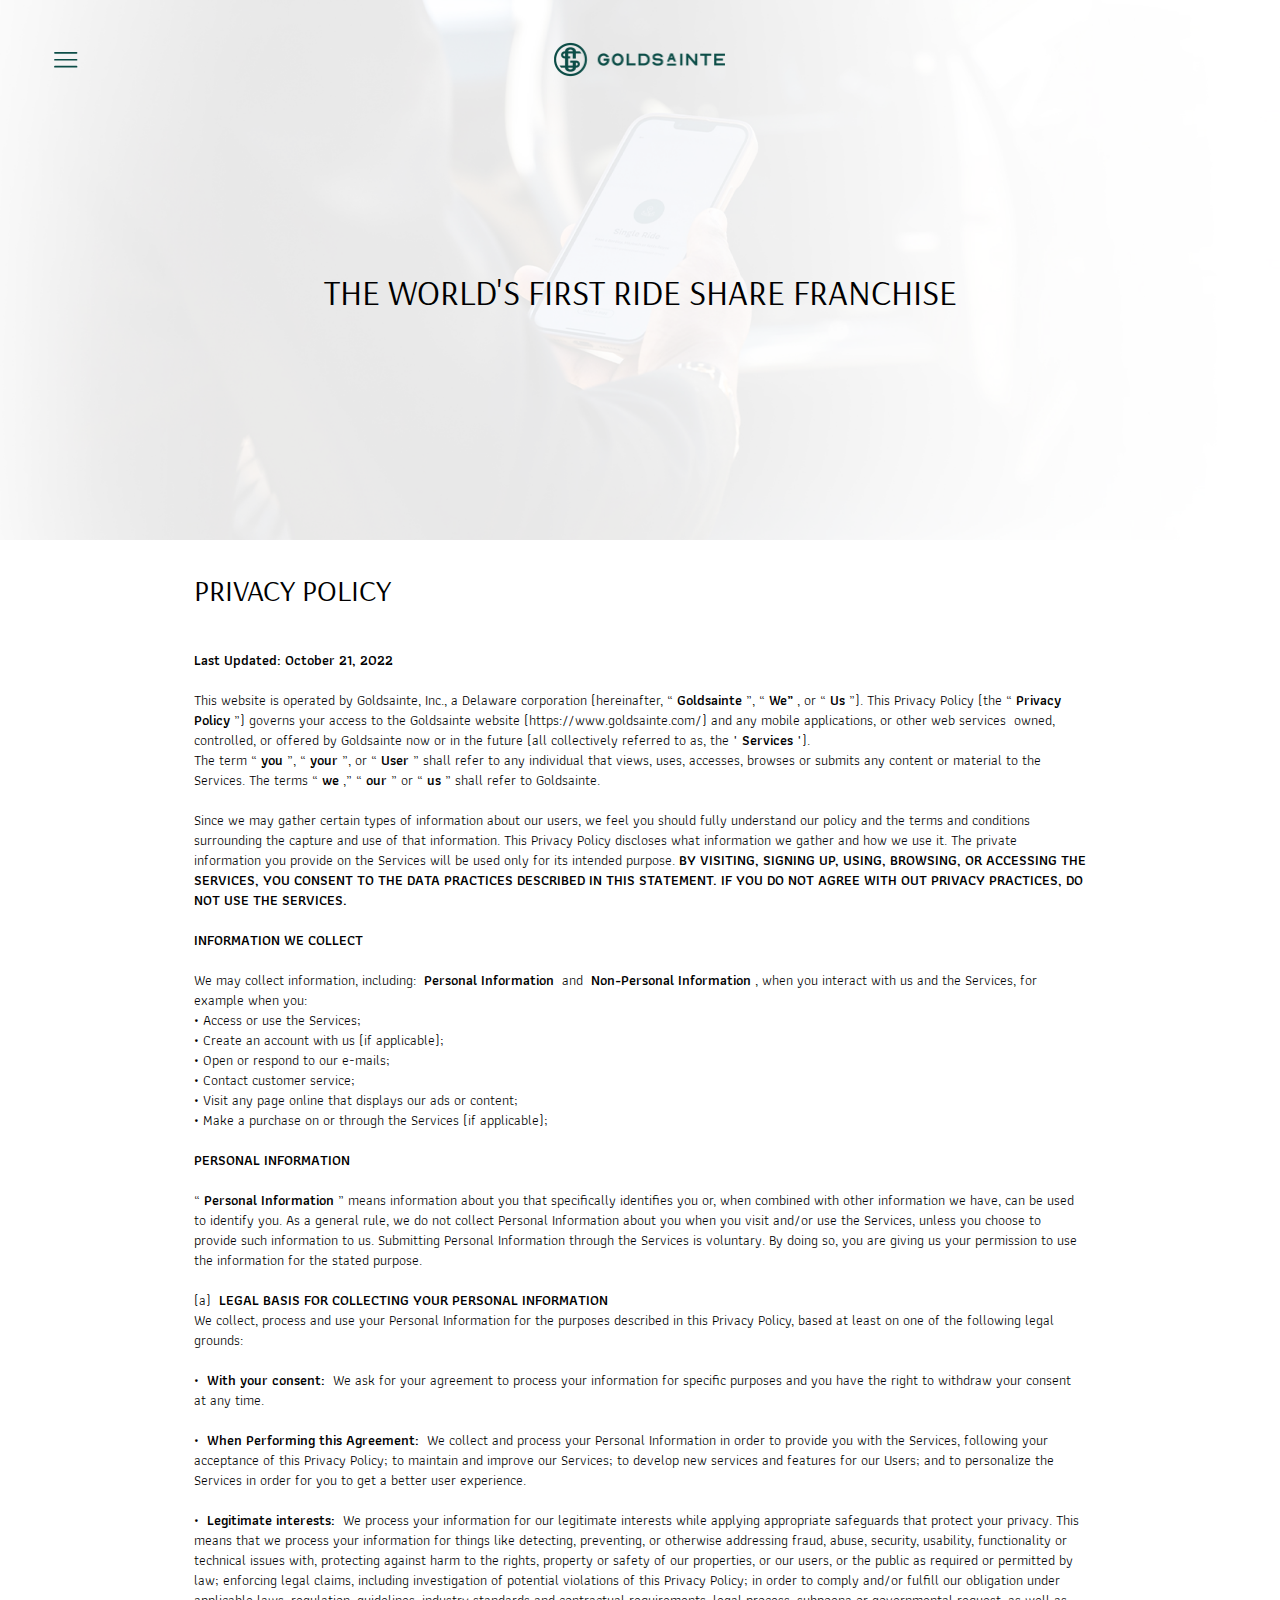
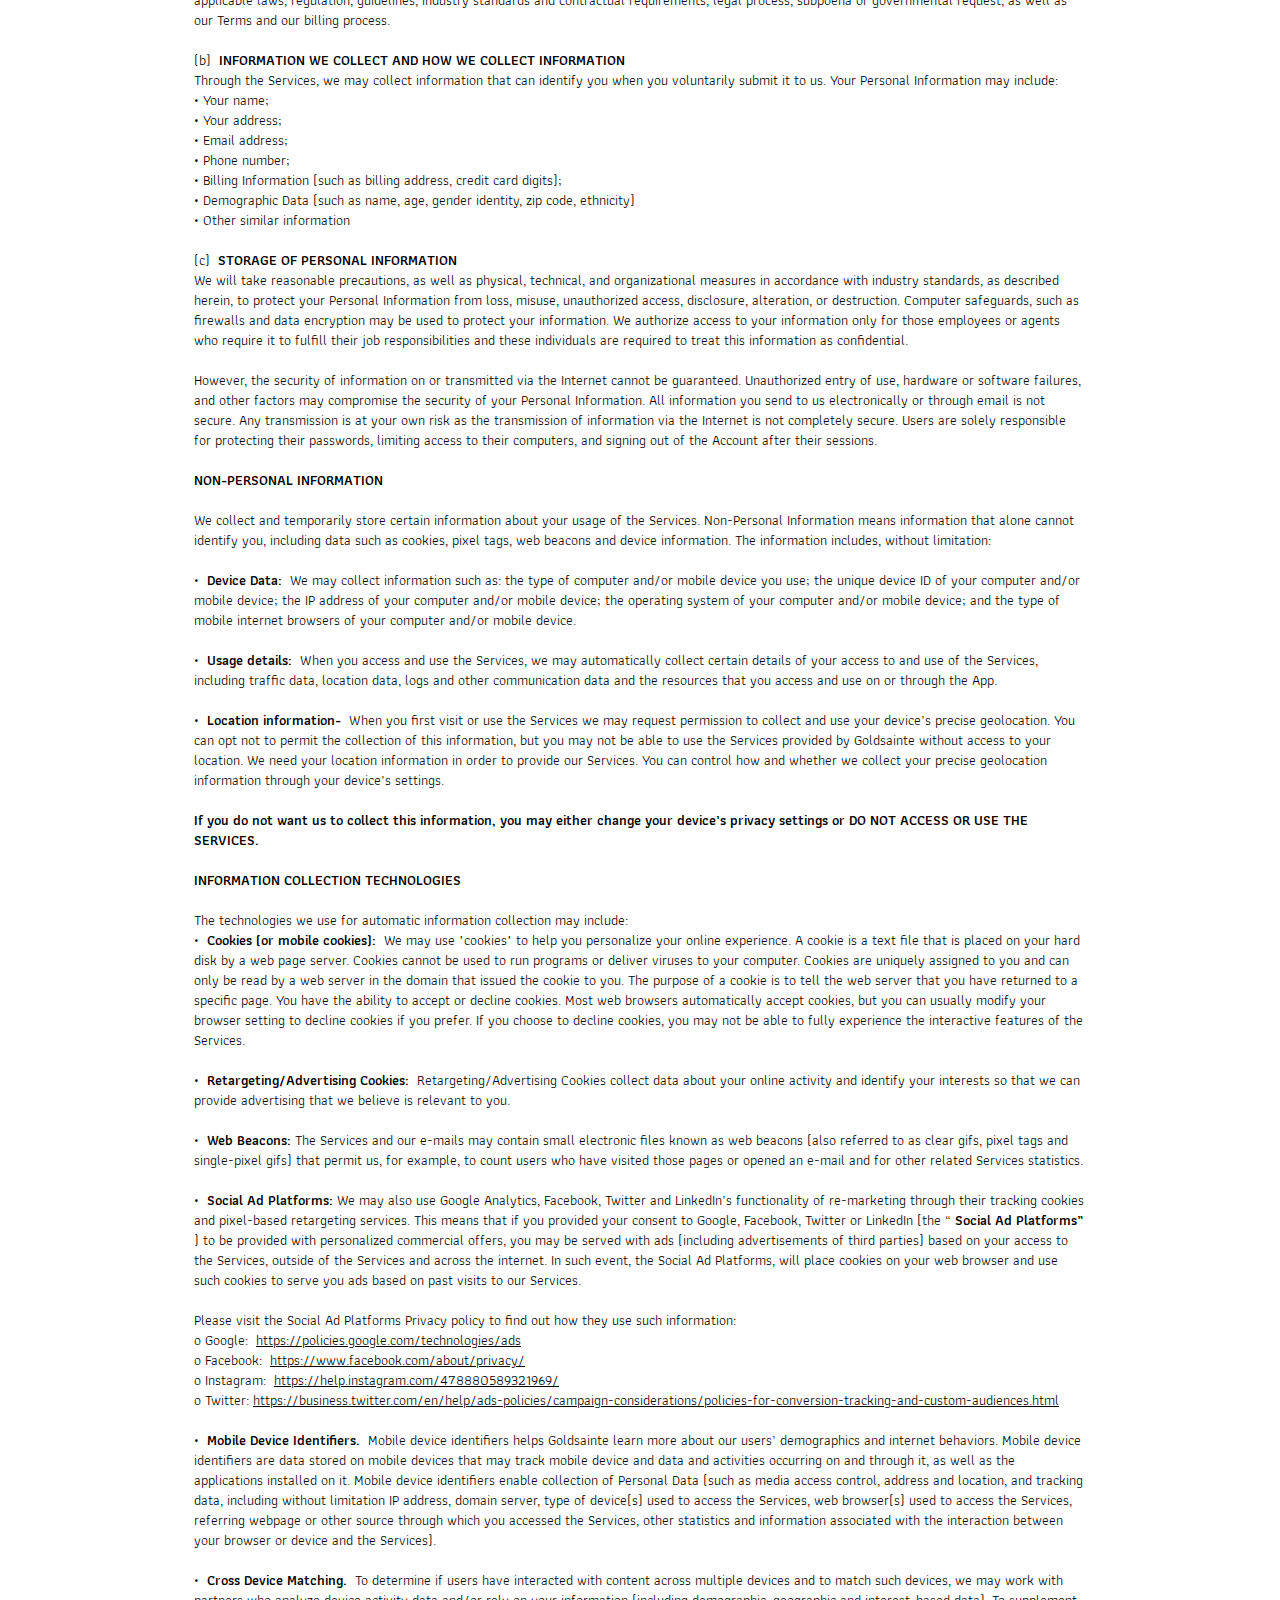
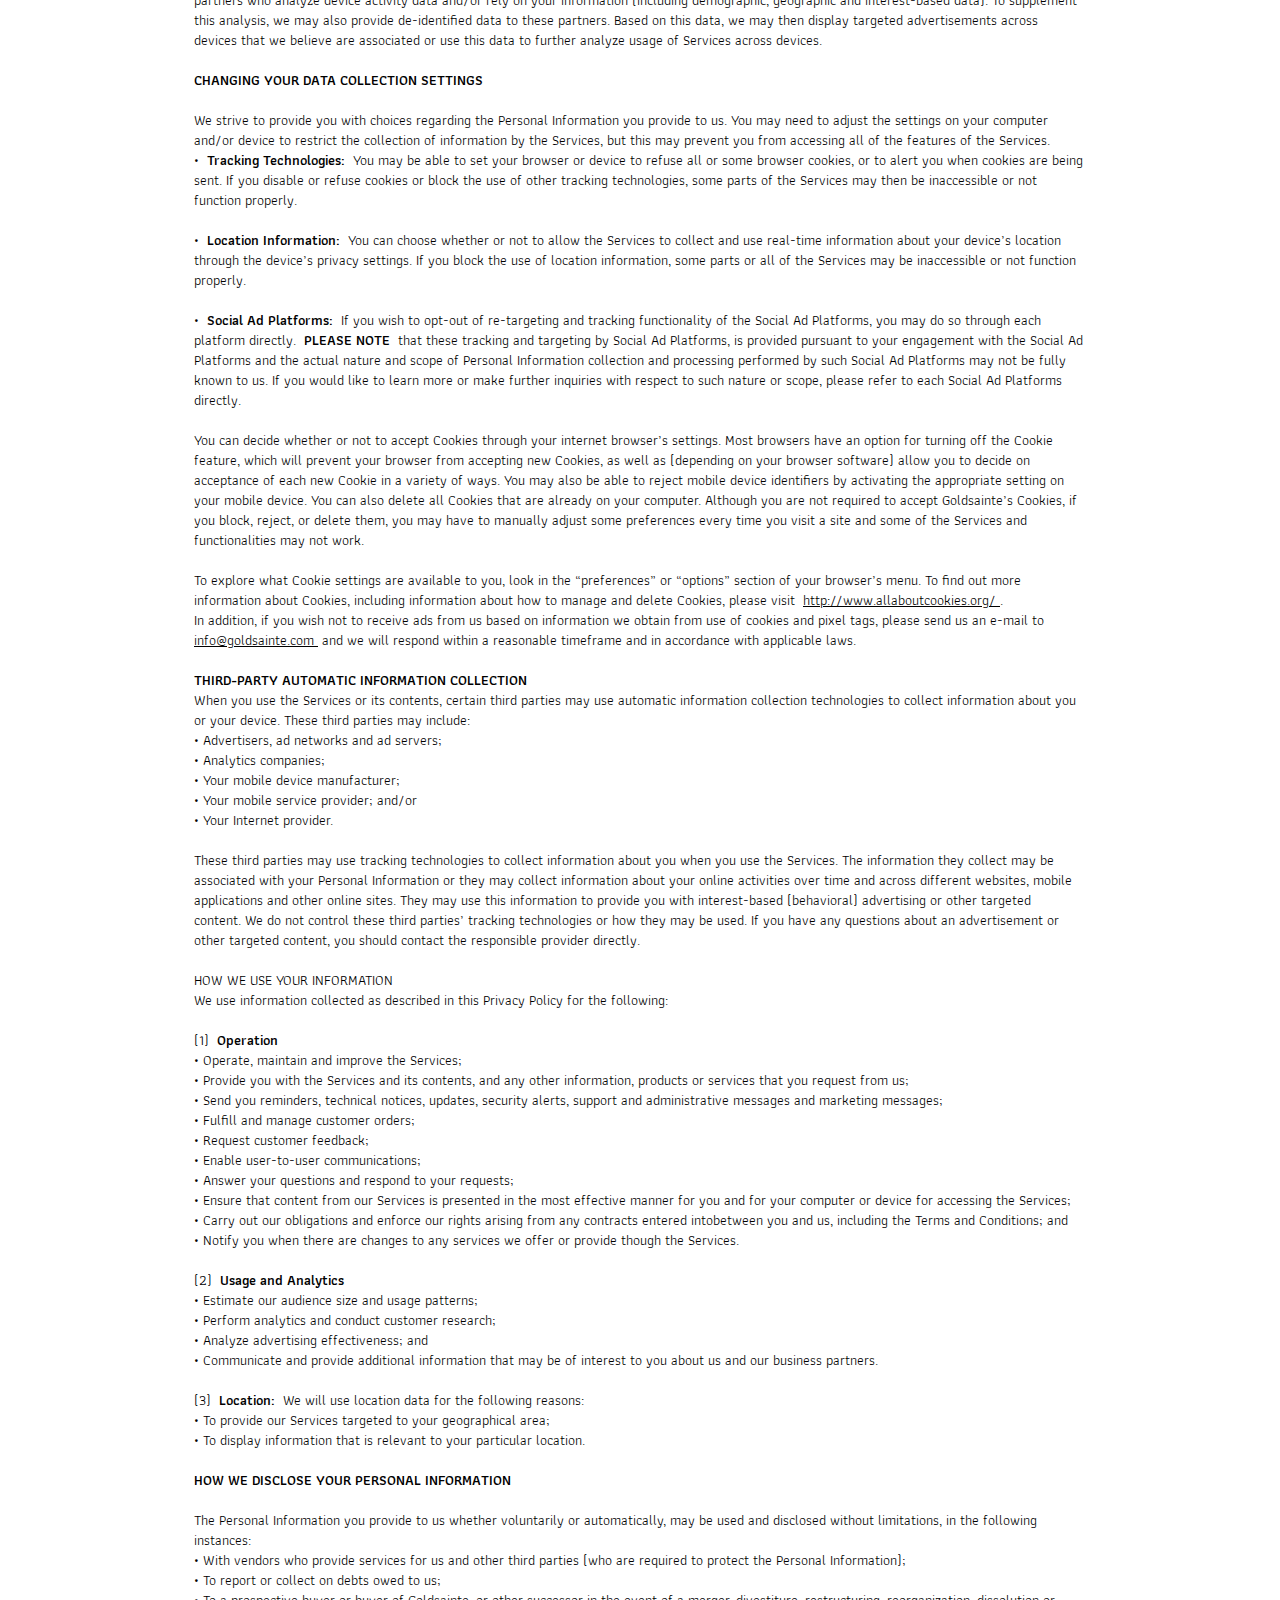
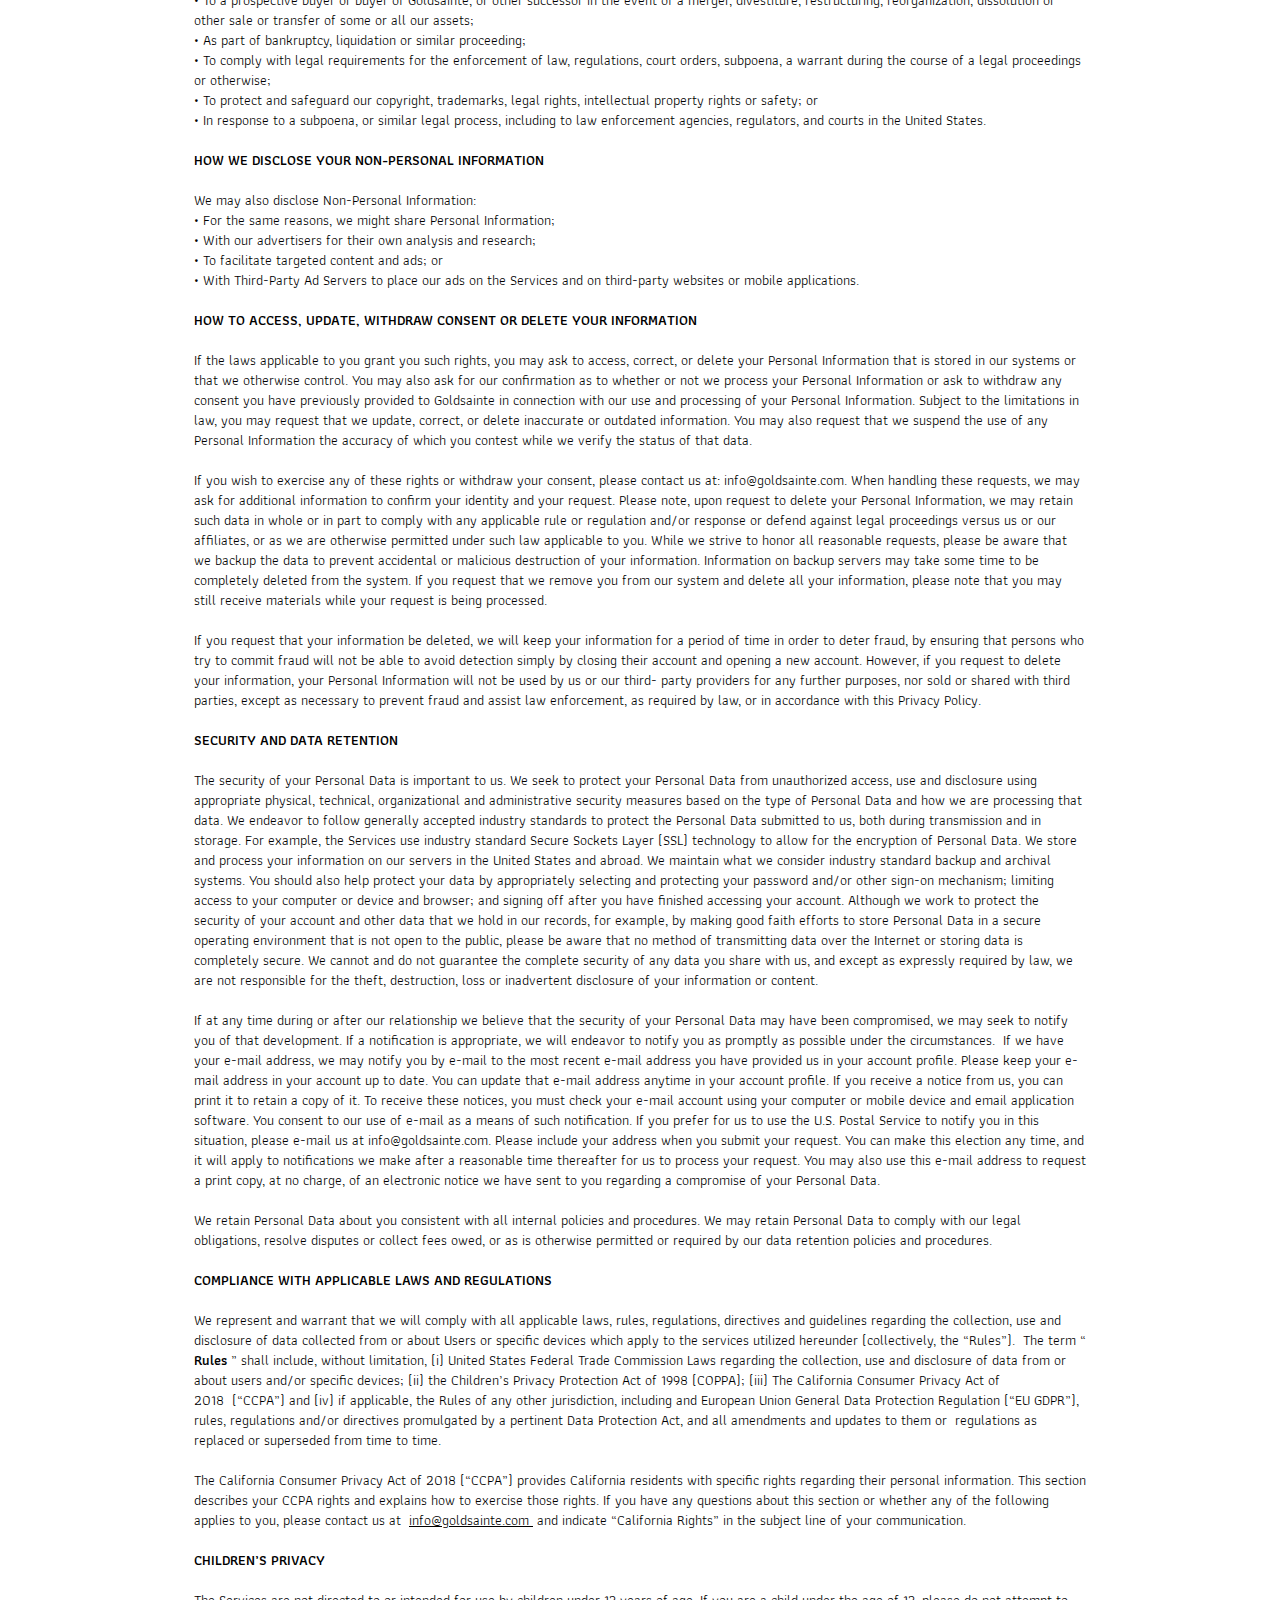
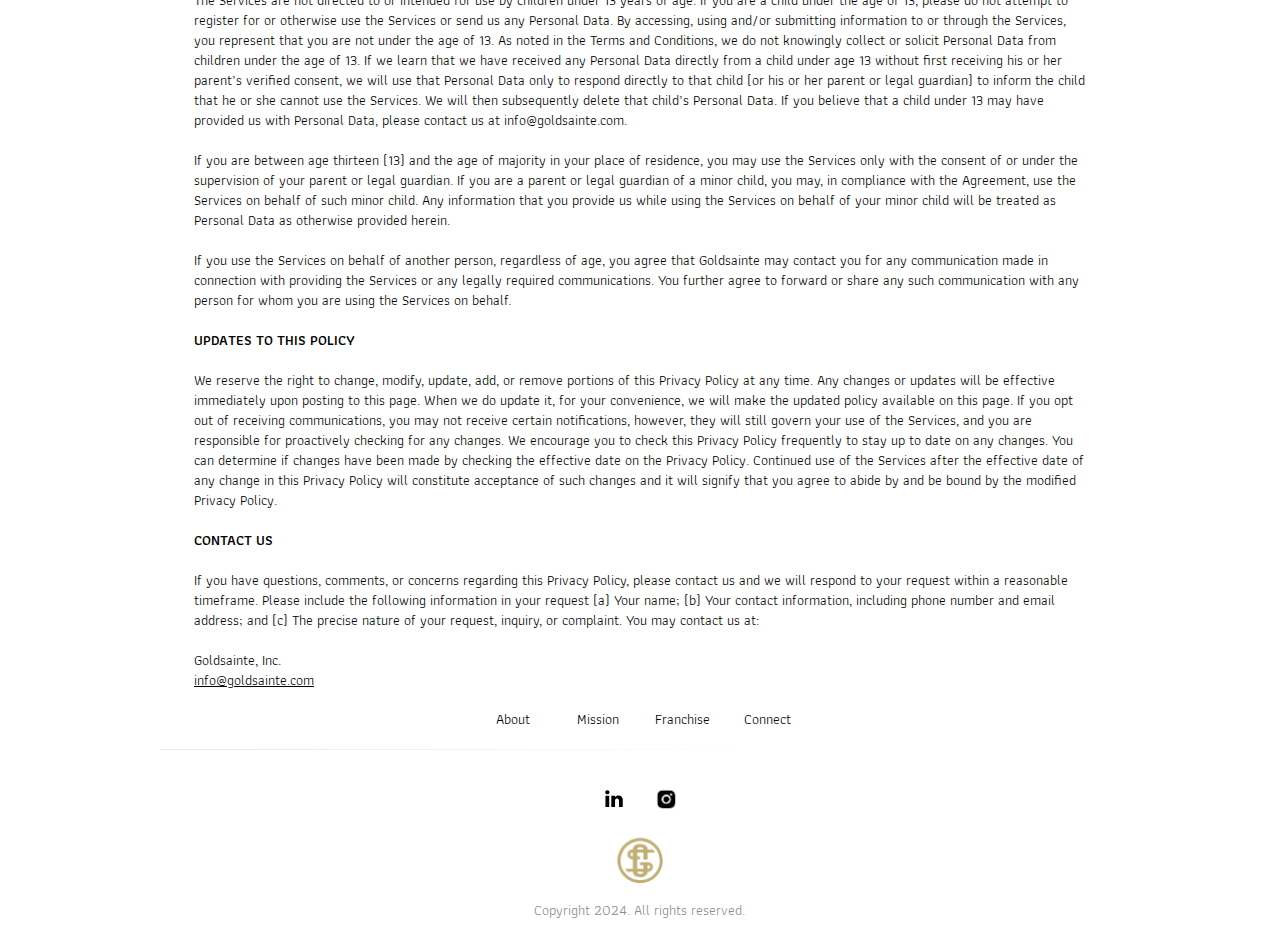
<file: privacy-policy.html>
<!DOCTYPE html>
<html>
  <head>
    <title> The World's First Ride Share Franchise
    </title>
    <meta charset="utf-8" />
    <meta name="viewport" content="initial-scale=1, width=device-width" />
    <link rel="icon" href="public/favicon_io/favicon.ico" type="image/xicon"/>
    <link rel="stylesheet" href="./global.css" />
    <link rel="stylesheet" href="./privacy-policy.css" />
    <link
      rel="stylesheet"
      href="https://fonts.googleapis.com/css2?family=Arsenal:wght@400&display=swap"
    />
    <link
      rel="stylesheet"
      href="https://fonts.googleapis.com/css2?family=Athiti:wght@400;500;600;700&display=swap"
    />
    <link
      rel="stylesheet"
      href="https://fonts.googleapis.com/css2?family=DM Sans:wght@400&display=swap"
    />

    <style>
      @font-face {
        font-family: "Chiffon";
        src: url("./public/Chiffon.otf");
        font-weight: 400;
      }
    </style>
  </head>
  <body>
    <div class="privacy-policy5">
      <div class="privacy-policy-hero">
        <div class="privacy-policy-hero-image-whit"></div>
        <div class="privacy-policy-hero-child"></div>
        <div class="privacy-policy-hero-item"></div>
        <div class="privacy-policy-hero-inner">
          <div class="frame-wrapper7">
            <div class="heading-parent7">
              <div class="heading25">
                THE WORLD'S FIRST LUXURY MEMBERSHIP RIDE SHARE APP
              </div>
              <div class="paragraph59">
                Goldsainte is the world’s first luxury membership ride share app
                that exclusively uses only company-owned Bentley, Rolls Royce,
                Maybach and Infiniti QX80 as ride share vehicles.
              </div>
            </div>
          </div>
        </div>
        <div class="privacy-policy-hero-inner1">
          <div class="frame-wrapper8">
            <div class="frame-wrapper9">
              <div class="heading-wrapper3">
                <div class="heading26">
                  THE WORLD'S FIRST RIDE SHARE FRANCHISE
                </div>
              </div>
            </div>
          </div>
        </div>
        <div class="faq-main-logo-nav2">
          <a class="primary-horizontal-logo-gold-f2"> </a>
          <button class="hamburger-menu6-wrapper1">
            <img
              class="hamburger-menu6-icon4"
              alt=""
              src="./public/hamburgermenuterritories1.svg"
            />
          </button>
        </div>
      </div>
      <div class="privacy-policy-main-nav" id="privacyPolicyMainNavContainer">
        <button class="hamburger-menu6-wrapper1">
          <img
            class="hamburger-menu6-icon4"
            alt=""
            src="./public/hamburgermenuterritories1.svg"
          />
        </button>
      </div>
      <div class="privacy-policy-main-logo" id="privacyPolicyMainLogoContainer">
        <a
          class="primary-horizontal-logo-privac"
          id="primaryHorizontalLogoPrivac" href="./index.html"
        >
        </a>
      </div>
      <div class="privacy-policy-h1">
        <div class="frame-privacy-policy">
          <div class="privacy-policy6">Privacy Policy</div>
        </div>
      </div>
      <div class="privacy-policy-h2">
        <div class="frame-privacy-policy1">
          <div class="last-updated-october-21-2022-container">
            <p class="the-term-you-your-or-us">
              <span class="goldsainte">Last Updated: October 21, 2022</span>
            </p>
            <p class="the-term-you-your-or-us">
              <span class="this-privacy-policy"> </span>
            </p>
            <p class="the-term-you-your-or-us">
              <span class="this-privacy-policy"
                >This website is operated by Goldsainte, Inc., a Delaware
                corporation (hereinafter, “</span
              >
              <span class="goldsainte">Goldsainte</span>
              <span class="this-privacy-policy">”, “</span>
              <span class="goldsainte">We”</span>
              <span class="this-privacy-policy">, or “</span>
              <span class="goldsainte">Us</span>
              <span class="this-privacy-policy"
                >”). This Privacy Policy (the “</span
              >
              <span class="goldsainte">Privacy Policy</span>
              <span class="this-privacy-policy"
                >”) governs your access to
                the Goldsainte website (https://www.goldsainte.com/) and any
                mobile applications, or other web services  owned, controlled,
                or offered by Goldsainte now or in the future (all collectively
                referred to as, the "</span
              >
              <span class="goldsainte">Services</span>
              <span class="this-privacy-policy">"). </span>
            </p>
            <p class="the-term-you-your-or-us">
              <span class="this-privacy-policy">The term “</span>
              <span class="goldsainte">you</span>
              <span class="this-privacy-policy">”, “</span>
              <span class="goldsainte">your</span>
              <span class="this-privacy-policy">”, or “</span>
              <span class="goldsainte">User</span>
              <span class="this-privacy-policy"
                >” shall refer to any individual that views, uses, accesses,
                browses or submits any content or material to the Services. The
                terms “</span
              >
              <span class="goldsainte">we</span>
              <span class="this-privacy-policy">,” “</span>
              <span class="goldsainte">our</span>
              <span class="this-privacy-policy">” or “</span>
              <span class="goldsainte">us</span>
              <span class="this-privacy-policy"
                >” shall refer to Goldsainte.</span
              >
            </p>
            <p class="the-term-you-your-or-us">
              <span class="this-privacy-policy"> </span>
            </p>
            <p class="the-term-you-your-or-us">
              <span class="this-privacy-policy"
                >Since we may gather certain types of information about our
                users, we feel you should fully understand our policy and the
                terms and conditions surrounding the capture and use of that
                information. This Privacy Policy discloses what information we
                gather and how we use it. The private information you provide on
                the Services will be used only for its intended purpose.
              </span>
              <span class="goldsainte"
                >BY VISITING, SIGNING UP, USING, BROWSING, OR ACCESSING THE
                SERVICES, YOU CONSENT TO THE DATA PRACTICES DESCRIBED IN THIS
                STATEMENT. IF YOU DO NOT AGREE WITH OUT PRIVACY PRACTICES, DO
                NOT USE THE SERVICES.</span
              >
            </p>
            <p class="the-term-you-your-or-us">
              <span class="goldsainte"> </span>
            </p>
            <p class="the-term-you-your-or-us">
              <span class="goldsainte">INFORMATION WE COLLECT</span>
            </p>
            <p class="the-term-you-your-or-us">
              <span class="this-privacy-policy"> </span>
            </p>
            <p class="the-term-you-your-or-us">
              <span class="this-privacy-policy"
                >We may collect information, including: </span
              >
              <span class="goldsainte">Personal Information </span>
              <span class="this-privacy-policy">and </span>
              <span class="goldsainte">Non-Personal Information</span>
              <span class="this-privacy-policy"
                >, when you interact with us and the Services, for example when
                you:</span
              >
            </p>
            <p class="the-term-you-your-or-us">
              <span class="this-privacy-policy"
                >• Access or use the Services;</span
              >
            </p>
            <p class="the-term-you-your-or-us">
              <span class="this-privacy-policy"
                >• Create an account with us (if applicable);</span
              >
            </p>
            <p class="the-term-you-your-or-us">
              <span class="this-privacy-policy"
                >• Open or respond to our e-mails;</span
              >
            </p>
            <p class="the-term-you-your-or-us">
              <span class="this-privacy-policy"
                >• Contact customer service;</span
              >
            </p>
            <p class="the-term-you-your-or-us">
              <span class="this-privacy-policy"
                >• Visit any page online that displays our ads or content;</span
              >
            </p>
            <p class="the-term-you-your-or-us">
              <span class="this-privacy-policy"
                >• Make a purchase on or through the Services (if
                applicable);</span
              >
            </p>
            <p class="the-term-you-your-or-us">
              <span class="this-privacy-policy"> </span>
            </p>
            <p class="the-term-you-your-or-us">
              <span class="goldsainte">PERSONAL INFORMATION</span>
            </p>
            <p class="the-term-you-your-or-us">
              <span class="this-privacy-policy"> </span>
            </p>
            <p class="the-term-you-your-or-us">
              <span class="this-privacy-policy">“</span>
              <span class="goldsainte">Personal Information</span>
              <span class="this-privacy-policy"
                >” means information about you that specifically identifies you
                or, when combined with other information we have, can be used to
                identify you. As a general rule, we do not collect Personal
                Information about you when you visit and/or use the Services,
                unless you choose to provide such information to us. Submitting
                Personal Information through the Services is voluntary. By doing
                so, you are giving us your permission to use the information for
                the stated purpose.  </span
              >
            </p>
            <p class="the-term-you-your-or-us">
              <span class="this-privacy-policy"> </span>
            </p>
            <p class="the-term-you-your-or-us">
              <span class="this-privacy-policy">(a) </span>
              <span class="goldsainte"
                >LEGAL BASIS FOR COLLECTING YOUR PERSONAL INFORMATION</span
              >
            </p>
            <p class="the-term-you-your-or-us">
              <span class="this-privacy-policy"
                >We collect, process and use your Personal Information for the
                purposes described in this Privacy Policy, based at least on one
                of the following legal grounds:</span
              >
            </p>
            <p class="the-term-you-your-or-us">
              <span class="this-privacy-policy"> </span>
            </p>
            <p class="the-term-you-your-or-us">
              <span class="this-privacy-policy">• </span>
              <span class="goldsainte">With your consent:</span>
              <span class="this-privacy-policy"
                > We ask for your agreement to process your information for
                specific purposes and you have the right to withdraw your
                consent at any time. </span
              >
            </p>
            <p class="the-term-you-your-or-us">
              <span class="this-privacy-policy"> </span>
            </p>
            <p class="the-term-you-your-or-us">
              <span class="this-privacy-policy">• </span>
              <span class="goldsainte">When Performing this Agreement:</span>
              <span class="this-privacy-policy"
                > We collect and process your Personal Information in order
                to provide you with the Services, following your acceptance of
                this Privacy Policy; to maintain and improve our Services; to
                develop new services and features for our Users; and to
                personalize the Services in order for you to get a better user
                experience. </span
              >
            </p>
            <p class="the-term-you-your-or-us">
              <span class="this-privacy-policy"> </span>
            </p>
            <p class="the-term-you-your-or-us">
              <span class="this-privacy-policy">• </span>
              <span class="goldsainte">Legitimate interests:</span>
              <span class="this-privacy-policy"
                > We process your information for our legitimate interests while
                applying appropriate safeguards that protect your privacy. This
                means that we process your information for things like
                detecting, preventing, or otherwise addressing fraud, abuse,
                security, usability, functionality or technical issues with,
                protecting against harm to the rights, property or safety of our
                properties, or our users, or the public as required or permitted
                by law; enforcing legal claims, including investigation of
                potential violations of this Privacy Policy; in order to comply
                and/or fulfill our obligation under applicable laws, regulation,
                guidelines, industry standards and contractual requirements,
                legal process, subpoena or governmental request, as well as our
                Terms and our billing process.</span
              >
            </p>
            <p class="the-term-you-your-or-us">
              <span class="this-privacy-policy"> </span>
            </p>
            <p class="the-term-you-your-or-us">
              <span class="this-privacy-policy">(b) </span>
              <span class="goldsainte"
                >INFORMATION WE COLLECT AND HOW WE COLLECT INFORMATION</span
              >
            </p>
            <p class="the-term-you-your-or-us">
              <span class="this-privacy-policy"
                >Through the Services, we may collect information that can
                identify you when you voluntarily submit it to us. Your Personal
                Information may include:</span
              >
            </p>
            <p class="the-term-you-your-or-us">
              <span class="this-privacy-policy">• Your name;</span>
            </p>
            <p class="the-term-you-your-or-us">
              <span class="this-privacy-policy">• Your address;</span>
            </p>
            <p class="the-term-you-your-or-us">
              <span class="this-privacy-policy">• Email address;</span>
            </p>
            <p class="the-term-you-your-or-us">
              <span class="this-privacy-policy">• Phone number;</span>
            </p>
            <p class="the-term-you-your-or-us">
              <span class="this-privacy-policy"
                >• Billing Information (such as billing address, credit card
                digits);</span
              >
            </p>
            <p class="the-term-you-your-or-us">
              <span class="this-privacy-policy"
                >• Demographic Data (such as name, age, gender identity, zip
                code, ethnicity)</span
              >
            </p>
            <p class="the-term-you-your-or-us">
              <span class="this-privacy-policy"
                >• Other similar information</span
              >
            </p>
            <p class="the-term-you-your-or-us">
              <span class="this-privacy-policy"> </span>
            </p>
            <p class="the-term-you-your-or-us">
              <span class="this-privacy-policy">(c) </span>
              <span class="goldsainte">STORAGE OF PERSONAL INFORMATION</span>
            </p>
            <p class="the-term-you-your-or-us">
              <span class="this-privacy-policy"
                >We will take reasonable precautions, as well as physical,
                technical, and organizational measures in accordance with
                industry standards, as described herein, to protect your
                Personal Information from loss, misuse, unauthorized access,
                disclosure, alteration, or destruction. Computer safeguards,
                such as firewalls and data encryption may be used to protect
                your information. We authorize access to your information only
                for those employees or agents who require it to fulfill their
                job responsibilities and these individuals are required to treat
                this information as confidential.</span
              >
            </p>
            <p class="the-term-you-your-or-us">
              <span class="this-privacy-policy"> </span>
            </p>
            <p class="the-term-you-your-or-us">
              <span class="this-privacy-policy"
                >However, the security of information on or transmitted via the
                Internet cannot be guaranteed. Unauthorized entry of use,
                hardware or software failures, and other factors may compromise
                the security of your Personal Information. All information you
                send to us electronically or through email is not secure. Any
                transmission is at your own risk as the transmission of
                information via the Internet is not completely secure. Users are
                solely responsible for protecting their passwords, limiting
                access to their computers, and signing out of the Account after
                their sessions. </span
              >
            </p>
            <p class="the-term-you-your-or-us">
              <span class="this-privacy-policy"> </span>
            </p>
            <p class="the-term-you-your-or-us">
              <span class="goldsainte">NON-PERSONAL INFORMATION</span>
            </p>
            <p class="the-term-you-your-or-us">
              <span class="this-privacy-policy"> </span>
            </p>
            <p class="the-term-you-your-or-us">
              <span class="this-privacy-policy"
                >We collect and temporarily store certain information about your
                usage of the Services. Non-Personal Information means
                information that alone cannot identify you, including data such
                as cookies, pixel tags, web beacons and device information. The
                information includes, without limitation:</span
              >
            </p>
            <p class="the-term-you-your-or-us">
              <span class="this-privacy-policy"> </span>
            </p>
            <p class="the-term-you-your-or-us">
              <span class="this-privacy-policy">• </span>
              <span class="goldsainte">Device Data: </span>
              <span class="this-privacy-policy"
                >We may collect information such as: the type of computer and/or
                mobile device you use; the unique device ID of your computer
                and/or mobile device; the IP address of your computer and/or
                mobile device; the operating system of your computer and/or
                mobile device; and the type of mobile internet browsers of your
                computer and/or mobile device.</span
              >
            </p>
            <p class="the-term-you-your-or-us">
              <span class="this-privacy-policy"> </span>
            </p>
            <p class="the-term-you-your-or-us">
              <span class="this-privacy-policy">• </span>
              <span class="goldsainte">Usage details: </span>
              <span class="this-privacy-policy"
                > When you access and use the Services, we may automatically
                collect certain details of your access to and use of the
                Services, including traffic data, location data, logs and other
                communication data and the resources that you access and use on
                or through the App.</span
              >
            </p>
            <p class="the-term-you-your-or-us">
              <span class="this-privacy-policy"> </span>
            </p>
            <p class="the-term-you-your-or-us">
              <span class="this-privacy-policy">• </span>
              <span class="goldsainte">Location information-</span>
              <span class="this-privacy-policy"
                > When you first visit or use the Services we may request
                permission to collect and use your device’s precise geolocation.
                You can opt not to permit the collection of this information,
                but you may not be able to use the Services provided
                by Goldsainte without access to your location. We need your
                location information in order to provide our Services. You can
                control how and whether we collect your precise geolocation
                information through your device’s settings.</span
              >
            </p>
            <p class="the-term-you-your-or-us">
              <span class="this-privacy-policy"> </span>
            </p>
            <p class="the-term-you-your-or-us">
              <span class="goldsainte"
                >If you do not want us to collect this information, you may
                either change your device’s privacy settings or DO NOT ACCESS OR
                USE THE SERVICES.</span
              >
            </p>
            <p class="the-term-you-your-or-us">
              <span class="this-privacy-policy"> </span>
            </p>
            <p class="the-term-you-your-or-us">
              <span class="goldsainte"
                >INFORMATION COLLECTION TECHNOLOGIES</span
              >
            </p>
            <p class="the-term-you-your-or-us">
              <span class="this-privacy-policy"> </span>
            </p>
            <p class="the-term-you-your-or-us">
              <span class="this-privacy-policy"
                >The technologies we use for automatic information collection
                may include:</span
              >
            </p>
            <p class="the-term-you-your-or-us">
              <span class="this-privacy-policy">• </span>
              <span class="goldsainte">Cookies (or mobile cookies):</span>
              <span class="this-privacy-policy"
                > We may use "cookies" to help you personalize your online
                experience. A cookie is a text file that is placed on your hard
                disk by a web page server. Cookies cannot be used to run
                programs or deliver viruses to your computer. Cookies are
                uniquely assigned to you and can only be read by a web server in
                the domain that issued the cookie to you. The purpose of a
                cookie is to tell the web server that you have returned to a
                specific page. You have the ability to accept or decline
                cookies. Most web browsers automatically accept cookies, but you
                can usually modify your browser setting to decline cookies if
                you prefer. If you choose to decline cookies, you may not be
                able to fully experience the interactive features of the
                Services. </span
              >
            </p>
            <p class="the-term-you-your-or-us">
              <span class="this-privacy-policy"> </span>
            </p>
            <p class="the-term-you-your-or-us">
              <span class="this-privacy-policy">• </span>
              <span class="goldsainte">Retargeting/Advertising Cookies:</span>
              <span class="this-privacy-policy"
                > Retargeting/Advertising Cookies collect data about your online
                activity and identify your interests so that we can provide
                advertising that we believe is relevant to you. </span
              >
            </p>
            <p class="the-term-you-your-or-us">
              <span class="this-privacy-policy"> </span>
            </p>
            <p class="the-term-you-your-or-us">
              <span class="this-privacy-policy">• </span>
              <span class="goldsainte">Web Beacons:</span>
              <span class="this-privacy-policy">
                The Services and our e-mails may contain small electronic files
                known as web beacons (also referred to as clear gifs, pixel tags
                and single-pixel gifs) that permit us, for example, to count
                users who have visited those pages or opened an e-mail and for
                other related Services statistics.</span
              >
            </p>
            <p class="the-term-you-your-or-us">
              <span class="this-privacy-policy"> </span>
            </p>
            <p class="the-term-you-your-or-us">
              <span class="this-privacy-policy">• </span>
              <span class="goldsainte">Social Ad Platforms: </span>
              <span class="this-privacy-policy"
                >We may also use Google Analytics, Facebook, Twitter and
                LinkedIn’s functionality of re-marketing through their tracking
                cookies and pixel-based retargeting services. This means that if
                you provided your consent to Google, Facebook, Twitter or
                LinkedIn (the “</span
              >
              <span class="goldsainte">Social Ad Platforms”</span>
              <span
                >) to be provided with personalized commercial offers, you may
                be served with ads (including advertisements of third parties)
                based on your access to the Services, outside of the Services
                and across the internet. In such event, the Social Ad Platforms,
                will place cookies on your web browser and use such cookies to
                serve you ads based on past visits to our Services.</span
              >
            </p>
            <p class="the-term-you-your-or-us">
              <span> </span>
            </p>
            <p class="the-term-you-your-or-us">
              <span
                >Please visit the Social Ad Platforms Privacy policy to find out
                how they use such information:</span
              >
            </p>
            <p class="the-term-you-your-or-us">
              <span>o Google: </span>
              <a
                class="httpspoliciesgooglecomte"
                href="https://policies.google.com/technologies/ads"
                target="_blank"
              >
                <span>
                  <span class="httpspoliciesgooglecomte1"
                    >https://policies.google.com/technologies/ads</span
                  >
                </span>
              </a>
            </p>
            <p class="the-term-you-your-or-us">
              <span>o Facebook:  </span>
              <a
                class="httpspoliciesgooglecomte"
                href="https://www.facebook.com/about/privacy/"
                target="_blank"
              >
                <span>
                  <span class="httpspoliciesgooglecomte1"
                    >https://www.facebook.com/about/privacy/</span
                  >
                </span>
              </a>
            </p>
            <p class="the-term-you-your-or-us">
              <span>o Instagram:  </span>
              <a
                class="httpspoliciesgooglecomte"
                href="https://help.instagram.com/478880589321969/"
                target="_blank"
              >
                <span>
                  <span class="httpspoliciesgooglecomte1"
                    >https://help.instagram.com/478880589321969/</span
                  >
                </span>
              </a>
            </p>
            <p class="the-term-you-your-or-us">
              <span>o Twitter: </span>
              <a
                class="httpspoliciesgooglecomte"
                href="https://business.twitter.com/en/help/ads-policies/campaign-considerations/policies-for-conversion-tracking-and-custom-audiences.html"
                target="_blank"
              >
                <span>
                  <span class="httpspoliciesgooglecomte1"
                    >https://business.twitter.com/en/help/ads-policies/campaign-considerations/policies-for-conversion-tracking-and-custom-audiences.html</span
                  >
                </span>
              </a>
            </p>
            <p class="the-term-you-your-or-us">
              <span> </span>
            </p>
            <p class="the-term-you-your-or-us">
              <span>• </span>
              <span class="goldsainte">Mobile Device Identifiers.</span>
              <span class="this-privacy-policy"
                > Mobile device identifiers helps Goldsainte learn more about
                our users’ demographics and internet behaviors. Mobile device
                identifiers are data stored on mobile devices that may track
                mobile device and data and activities occurring on and through
                it, as well as the applications installed on it. Mobile device
                identifiers enable collection of Personal Data (such as media
                access control, address and location, and tracking data,
                including without limitation IP address, domain server, type of
                device(s) used to access the Services, web browser(s) used to
                access the Services, referring webpage or other source through
                which you accessed the Services, other statistics and
                information associated with the interaction between your browser
                or device and the Services).</span
              >
            </p>
            <p class="the-term-you-your-or-us">
              <span class="this-privacy-policy"> </span>
            </p>
            <p class="the-term-you-your-or-us">
              <span class="this-privacy-policy">• </span>
              <span class="goldsainte">Cross Device Matching.</span>
              <span class="this-privacy-policy"
                > To determine if users have interacted with content across
                multiple devices and to match such devices, we may work with
                partners who analyze device activity data and/or rely on your
                information (including demographic, geographic and
                interest-based data). To supplement this analysis, we may also
                provide de-identified data to these partners. Based on this
                data, we may then display targeted advertisements across
                devices that we believe are associated or use this data to
                further analyze usage of Services across devices.</span
              >
            </p>
            <p class="the-term-you-your-or-us">
              <span class="this-privacy-policy"> </span>
            </p>
            <p class="the-term-you-your-or-us">
              <span class="goldsainte"
                >CHANGING YOUR DATA COLLECTION SETTINGS</span
              >
            </p>
            <p class="the-term-you-your-or-us">
              <span class="this-privacy-policy"> </span>
            </p>
            <p class="the-term-you-your-or-us">
              <span class="this-privacy-policy"
                >We strive to provide you with choices regarding the Personal
                Information you provide to us. You may need to adjust the
                settings on your computer and/or device to restrict the
                collection of information by the Services, but this may prevent
                you from accessing all of the features of the Services.</span
              >
            </p>
            <p class="the-term-you-your-or-us">
              <span class="this-privacy-policy">• </span>
              <span class="goldsainte">Tracking Technologies: </span>
              <span class="this-privacy-policy"
                >You may be able to set your browser or device to refuse all or
                some browser cookies, or to alert you when cookies are being
                sent. If you disable or refuse cookies or block the use of other
                tracking technologies, some parts of the Services may then be
                inaccessible or not function properly.</span
              >
            </p>
            <p class="the-term-you-your-or-us">
              <span class="this-privacy-policy"> </span>
            </p>
            <p class="the-term-you-your-or-us">
              <span class="this-privacy-policy">• </span>
              <span class="goldsainte">Location Information:</span>
              <span class="this-privacy-policy"
                > You can choose whether or not to allow the Services to collect
                and use real-time information about your device’s location
                through the device’s privacy settings. If you block the use of
                location information, some parts or all of the Services may be
                inaccessible or not function properly. </span
              >
            </p>
            <p class="the-term-you-your-or-us">
              <span class="this-privacy-policy"> </span>
            </p>
            <p class="the-term-you-your-or-us">
              <span class="this-privacy-policy">• </span>
              <span class="goldsainte">Social Ad Platforms:</span>
              <span class="this-privacy-policy"
                > If you wish to opt-out of re-targeting and tracking
                functionality of the Social Ad Platforms, you may do so through
                each platform directly. </span
              >
              <span class="goldsainte">PLEASE NOTE </span>
              <span
                >that these tracking and targeting by Social Ad Platforms, is
                provided pursuant to your engagement with the Social Ad
                Platforms and the actual nature and scope of Personal
                Information collection and processing performed by such Social
                Ad Platforms may not be fully known to us. If you would like to
                learn more or make further inquiries with respect to such nature
                or scope, please refer to each Social Ad Platforms
                directly.</span
              >
            </p>
            <p class="the-term-you-your-or-us">
              <span> </span>
            </p>
            <p class="the-term-you-your-or-us">
              <span
                >You can decide whether or not to accept Cookies through your
                internet browser’s settings. Most browsers have an option for
                turning off the Cookie feature, which will prevent your browser
                from accepting new Cookies, as well as (depending on your
                browser software) allow you to decide on acceptance of each new
                Cookie in a variety of ways. You may also be able to reject
                mobile device identifiers by activating the appropriate setting
                on your mobile device. You can also delete all Cookies that are
                already on your computer. Although you are not required to
                accept Goldsainte’s Cookies, if you block, reject, or delete
                them, you may have to manually adjust some preferences every
                time you visit a site and some of the Services and
                functionalities may not work.</span
              >
            </p>
            <p class="the-term-you-your-or-us">
              <span> </span>
            </p>
            <p class="the-term-you-your-or-us">
              <span
                >To explore what Cookie settings are available to you, look in
                the “preferences” or “options” section of your browser’s
                menu. To find out more information about Cookies, including
                information about how to manage and delete Cookies, please
                visit </span
              >
              <a
                class="httpspoliciesgooglecomte"
                href="http://www.allaboutcookies.org/"
                target="_blank"
              >
                <span>
                  <span class="httpspoliciesgooglecomte1"
                    >http://www.allaboutcookies.org/</span
                  >
                </span>
              </a>
              <span>. </span>
            </p>
            <p class="the-term-you-your-or-us">
              <span
                >In addition, if you wish not to receive ads from us based on
                information we obtain from use of cookies and pixel tags, please
                send us an e-mail to 
              </span>
              <a
                class="httpspoliciesgooglecomte"
                href="mailto:info@goldsainte.com"
                target="_blank"
              >
                <span>
                  <span class="httpspoliciesgooglecomte1"
                    >info@goldsainte.com</span
                  >
                </span>
              </a>
              <span
                > and we will respond within a reasonable timeframe and in
                accordance with applicable laws.</span
              >
            </p>
            <p class="the-term-you-your-or-us">
              <span>&nbsp;</span>
            </p>
            <p class="the-term-you-your-or-us">
              <span class="goldsainte"
                >THIRD-PARTY AUTOMATIC INFORMATION COLLECTION</span
              >
            </p>
            <p class="the-term-you-your-or-us">
              <span class="this-privacy-policy"
                >When you use the Services or its contents, certain third
                parties may use automatic information collection technologies to
                collect information about you or your device. These third
                parties may include:</span
              >
            </p>
            <p class="the-term-you-your-or-us">
              <span class="this-privacy-policy"
                >• Advertisers, ad networks and ad servers;</span
              >
            </p>
            <p class="the-term-you-your-or-us">
              <span class="this-privacy-policy">• Analytics companies;</span>
            </p>
            <p class="the-term-you-your-or-us">
              <span class="this-privacy-policy"
                >• Your mobile device manufacturer;</span
              >
            </p>
            <p class="the-term-you-your-or-us">
              <span class="this-privacy-policy"
                >• Your mobile service provider; and/or</span
              >
            </p>
            <p class="the-term-you-your-or-us">
              <span class="this-privacy-policy">• Your Internet provider.</span>
            </p>
            <p class="the-term-you-your-or-us">
              <span class="this-privacy-policy"> </span>
            </p>
            <p class="the-term-you-your-or-us">
              <span class="this-privacy-policy"
                >These third parties may use tracking technologies to collect
                information about you when you use the Services. The information
                they collect may be associated with your Personal Information or
                they may collect information about your online activities over
                time and across different websites, mobile applications and
                other online sites. They may use this information to provide you
                with interest-based (behavioral) advertising or other targeted
                content. We do not control these third parties’ tracking
                technologies or how they may be used. If you have any questions
                about an advertisement or other targeted content, you should
                contact the responsible provider directly.</span
              >
            </p>
            <p class="the-term-you-your-or-us">
              <span class="this-privacy-policy"> </span>
            </p>
            <p class="the-term-you-your-or-us">
              <span class="this-privacy-policy"
                >HOW WE USE YOUR INFORMATION</span
              >
            </p>
            <p class="the-term-you-your-or-us">
              <span class="this-privacy-policy"
                >We use information collected as described in this Privacy
                Policy for the following:</span
              >
            </p>
            <p class="the-term-you-your-or-us">
              <span class="this-privacy-policy"> </span>
            </p>
            <p class="the-term-you-your-or-us">
              <span class="this-privacy-policy">(1) </span>
              <span class="goldsainte">Operation</span>
            </p>
            <p class="the-term-you-your-or-us">
              <span class="this-privacy-policy"
                >• Operate, maintain and improve the Services;</span
              >
            </p>
            <p class="the-term-you-your-or-us">
              <span class="this-privacy-policy"
                >• Provide you with the Services and its contents, and any other
                information, products or services that you request
                from us;</span
              >
            </p>
            <p class="the-term-you-your-or-us">
              <span class="this-privacy-policy"
                >• Send you reminders, technical notices, updates, security
                alerts, support and administrative messages and
                marketing messages;</span
              >
            </p>
            <p class="the-term-you-your-or-us">
              <span class="this-privacy-policy"
                >• Fulfill and manage customer orders;</span
              >
            </p>
            <p class="the-term-you-your-or-us">
              <span class="this-privacy-policy"
                >• Request customer feedback;</span
              >
            </p>
            <p class="the-term-you-your-or-us">
              <span class="this-privacy-policy"
                >• Enable user-to-user communications;</span
              >
            </p>
            <p class="the-term-you-your-or-us">
              <span class="this-privacy-policy"
                >• Answer your questions and respond to your requests;</span
              >
            </p>
            <p class="the-term-you-your-or-us">
              <span class="this-privacy-policy"
                >• Ensure that content from our Services is presented in the
                most effective manner for you and for your computer or device
                for accessing the Services;</span
              >
            </p>
            <p class="the-term-you-your-or-us">
              <span class="this-privacy-policy"
                >• Carry out our obligations and enforce our rights arising from
                any contracts entered intobetween you and us, including the
                Terms and Conditions; and</span
              >
            </p>
            <p class="the-term-you-your-or-us">
              <span class="this-privacy-policy"
                >• Notify you when there are changes to any services we offer or
                provide though the Services.</span
              >
            </p>
            <p class="the-term-you-your-or-us">
              <span class="this-privacy-policy"> </span>
            </p>
            <p class="the-term-you-your-or-us">
              <span class="this-privacy-policy">(2) </span>
              <span class="goldsainte">Usage and Analytics</span>
            </p>
            <p class="the-term-you-your-or-us">
              <span class="this-privacy-policy"
                >• Estimate our audience size and usage patterns;</span
              >
            </p>
            <p class="the-term-you-your-or-us">
              <span class="this-privacy-policy"
                >• Perform analytics and conduct customer research;</span
              >
            </p>
            <p class="the-term-you-your-or-us">
              <span class="this-privacy-policy"
                >• Analyze advertising effectiveness; and</span
              >
            </p>
            <p class="the-term-you-your-or-us">
              <span class="this-privacy-policy"
                >• Communicate and provide additional information that may be of
                interest to you about us and our business partners.</span
              >
            </p>
            <p class="the-term-you-your-or-us">
              <span class="this-privacy-policy"> </span>
            </p>
            <p class="the-term-you-your-or-us">
              <span class="this-privacy-policy">(3) </span>
              <span class="goldsainte">Location: </span>
              <span class="this-privacy-policy"
                >We will use location data for the following reasons: </span
              >
            </p>
            <p class="the-term-you-your-or-us">
              <span class="this-privacy-policy"
                >• To provide our Services targeted to your
                geographical area;   </span
              >
            </p>
            <p class="the-term-you-your-or-us">
              <span class="this-privacy-policy"
                >• To display information that is relevant to your particular
                location.</span
              >
            </p>
            <p class="the-term-you-your-or-us">
              <span class="this-privacy-policy"> </span>
            </p>
            <p class="the-term-you-your-or-us">
              <span class="goldsainte"
                >HOW WE DISCLOSE YOUR PERSONAL INFORMATION </span
              >
            </p>
            <p class="the-term-you-your-or-us">
              <span class="this-privacy-policy"> </span>
            </p>
            <p class="the-term-you-your-or-us">
              <span class="this-privacy-policy"
                >The Personal Information you provide to us whether voluntarily
                or automatically, may be used and disclosed without limitations,
                in the following instances: </span
              >
            </p>
            <p class="the-term-you-your-or-us">
              <span class="this-privacy-policy"
                >• With vendors who provide services for us and other third
                parties (who are required to protect the Personal
                Information);</span
              >
            </p>
            <p class="the-term-you-your-or-us">
              <span class="this-privacy-policy"
                >• To report or collect on debts owed to us;</span
              >
            </p>
            <p class="the-term-you-your-or-us">
              <span class="this-privacy-policy"
                >• To a prospective buyer or buyer of Goldsainte, or other
                successor in the event of a merger, divestiture, restructuring,
                reorganization, dissolution or other sale or transfer of some or
                all our assets;</span
              >
            </p>
            <p class="the-term-you-your-or-us">
              <span class="this-privacy-policy"
                >• As part of bankruptcy, liquidation or
                similar proceeding;</span
              >
            </p>
            <p class="the-term-you-your-or-us">
              <span class="this-privacy-policy"
                >• To comply with legal requirements for the enforcement of law,
                regulations, court orders, subpoena, a warrant during the course
                of a legal proceedings or otherwise;</span
              >
            </p>
            <p class="the-term-you-your-or-us">
              <span class="this-privacy-policy"
                >• To protect and safeguard our copyright, trademarks, legal
                rights, intellectual property rights or safety; or</span
              >
            </p>
            <p class="the-term-you-your-or-us">
              <span class="this-privacy-policy"
                >• In response to a subpoena, or similar legal process,
                including to law enforcement agencies, regulators, and courts in
                the United States.</span
              >
            </p>
            <p class="the-term-you-your-or-us">
              <span class="this-privacy-policy"> </span>
            </p>
            <p class="the-term-you-your-or-us">
              <span class="goldsainte"
                >HOW WE DISCLOSE YOUR NON-PERSONAL INFORMATION</span
              >
            </p>
            <p class="the-term-you-your-or-us">
              <span class="this-privacy-policy"> </span>
            </p>
            <p class="the-term-you-your-or-us">
              <span class="this-privacy-policy"
                >We may also disclose Non-Personal Information:</span
              >
            </p>
            <p class="the-term-you-your-or-us">
              <span class="this-privacy-policy"
                >• For the same reasons, we might
                share Personal Information;</span
              >
            </p>
            <p class="the-term-you-your-or-us">
              <span class="this-privacy-policy"
                >• With our advertisers for their own analysis
                and research;</span
              >
            </p>
            <p class="the-term-you-your-or-us">
              <span class="this-privacy-policy"
                >• To facilitate targeted content and ads; or</span
              >
            </p>
            <p class="the-term-you-your-or-us">
              <span class="this-privacy-policy"
                >• With Third-Party Ad Servers to place our ads on the Services
                and on third-party websites or mobile applications.</span
              >
            </p>
            <p class="the-term-you-your-or-us">
              <span class="this-privacy-policy"> </span>
            </p>
            <p class="the-term-you-your-or-us">
              <span class="goldsainte"
                >HOW TO ACCESS, UPDATE, WITHDRAW CONSENT OR DELETE YOUR
                INFORMATION</span
              >
            </p>
            <p class="the-term-you-your-or-us">
              <span class="this-privacy-policy"> </span>
            </p>
            <p class="the-term-you-your-or-us">
              <span class="this-privacy-policy"
                >If the laws applicable to you grant you such rights, you may
                ask to access, correct, or delete your Personal Information that
                is stored in our systems or that we otherwise control. You may
                also ask for our confirmation as to whether or not we process
                your Personal Information or ask to withdraw any consent you
                have previously provided to Goldsainte in connection with our
                use and processing of your Personal Information. Subject to the
                limitations in law, you may request that we update, correct, or
                delete inaccurate or outdated information. You may also request
                that we suspend the use of any Personal Information the accuracy
                of which you contest while we verify the status of that
                data.</span
              >
            </p>
            <p class="the-term-you-your-or-us">
              <span class="this-privacy-policy"> </span>
            </p>
            <p class="the-term-you-your-or-us">
              <span class="this-privacy-policy"
                >If you wish to exercise any of these rights or withdraw your
                consent, please contact us at: info@goldsainte.com. When
                handling these requests, we may ask for additional information
                to confirm your identity and your request. Please note, upon
                request to delete your Personal Information, we may retain such
                data in whole or in part to comply with any applicable rule or
                regulation and/or response or defend against legal proceedings
                versus us or our affiliates, or as we are otherwise permitted
                under such law applicable to you. While we strive to honor all
                reasonable requests, please be aware that we backup the data to
                prevent accidental or malicious destruction of your information.
                Information on backup servers may take some time to be
                completely deleted from the system. If you request that we
                remove you from our system and delete all your information,
                please note that you may still receive materials while your
                request is being processed.</span
              >
            </p>
            <p class="the-term-you-your-or-us">
              <span class="this-privacy-policy"> </span>
            </p>
            <p class="the-term-you-your-or-us">
              <span class="this-privacy-policy"
                >If you request that your information be deleted, we will keep
                your information for a period of time in order to deter fraud,
                by ensuring that persons who try to commit fraud will not be
                able to avoid detection simply by closing their account and
                opening a new account. However, if you request to delete your
                information, your Personal Information will not be used by us or
                our third- party providers for any further purposes, nor sold or
                shared with third parties, except as necessary to prevent fraud
                and assist law enforcement, as required by law, or in accordance
                with this Privacy Policy.</span
              >
            </p>
            <p class="the-term-you-your-or-us">
              <span class="this-privacy-policy"> </span>
            </p>
            <p class="the-term-you-your-or-us">
              <span class="goldsainte">SECURITY AND DATA RETENTION</span>
            </p>
            <p class="the-term-you-your-or-us">
              <span class="this-privacy-policy"> </span>
            </p>
            <p class="the-term-you-your-or-us">
              <span class="this-privacy-policy"
                >The security of your Personal Data is important to us. We seek
                to protect your Personal Data from unauthorized access, use and
                disclosure using appropriate physical, technical, organizational
                and administrative security measures based on the type of
                Personal Data and how we are processing that data. We endeavor
                to follow generally accepted industry standards to protect the
                Personal Data submitted to us, both during transmission and in
                storage. For example, the Services use industry standard Secure
                Sockets Layer (SSL) technology to allow for the encryption of
                Personal Data. We store and process your information on our
                servers in the United States and abroad. We maintain what we
                consider industry standard backup and archival systems. You
                should also help protect your data by appropriately selecting
                and protecting your password and/or other sign-on mechanism;
                limiting access to your computer or device and browser; and
                signing off after you have finished accessing your
                account. Although we work to protect the security of your
                account and other data that we hold in our records, for example,
                by making good faith efforts to store Personal Data in a secure
                operating environment that is not open to the public, please be
                aware that no method of transmitting data over the Internet or
                storing data is completely secure. We cannot and do not
                guarantee the complete security of any data you share with us,
                and except as expressly required by law, we are not responsible
                for the theft, destruction, loss or inadvertent disclosure of
                your information or content.</span
              >
            </p>
            <p class="the-term-you-your-or-us">
              <span class="this-privacy-policy"> </span>
            </p>
            <p class="the-term-you-your-or-us">
              <span class="this-privacy-policy"
                >If at any time during or after our relationship we believe that
                the security of your Personal Data may have been compromised, we
                may seek to notify you of that development. If a notification is
                appropriate, we will endeavor to notify you as promptly as
                possible under the circumstances.  If we have your e-mail
                address, we may notify you by e-mail to the most recent e-mail
                address you have provided us in your account profile. Please
                keep your e-mail address in your account up to date. You can
                update that e-mail address anytime in your account profile. If
                you receive a notice from us, you can print it to retain a copy
                of it. To receive these notices, you must check your e-mail
                account using your computer or mobile device and email
                application software. You consent to our use of e-mail as a
                means of such notification. If you prefer for us to use the
                U.S. Postal Service to notify you in this situation, please
                e-mail us at info@goldsainte.com. Please include your address
                when you submit your request. You can make this election any
                time, and it will apply to notifications we make after a
                reasonable time thereafter for us to process your request. You
                may also use this e-mail address to request a print copy, at no
                charge, of an electronic notice we have sent to you regarding a
                compromise of your Personal Data.</span
              >
            </p>
            <p class="the-term-you-your-or-us">
              <span class="this-privacy-policy"> </span>
            </p>
            <p class="the-term-you-your-or-us">
              <span class="this-privacy-policy"
                >We retain Personal Data about you consistent with all internal
                policies and procedures. We may retain Personal Data to comply
                with our legal obligations, resolve disputes or collect fees
                owed, or as is otherwise permitted or required by our data
                retention policies and procedures.</span
              >
            </p>
            <p class="the-term-you-your-or-us">
              <span class="this-privacy-policy"> </span>
            </p>
            <p class="the-term-you-your-or-us">
              <span class="goldsainte"
                >COMPLIANCE WITH APPLICABLE LAWS AND REGULATIONS</span
              >
            </p>
            <p class="the-term-you-your-or-us">
              <span class="this-privacy-policy"> </span>
            </p>
            <p class="the-term-you-your-or-us">
              <span class="this-privacy-policy"
                >We represent and warrant that we will comply with all
                applicable laws, rules, regulations, directives and guidelines
                regarding the collection, use and disclosure of data collected
                from or about Users or specific devices which apply to the
                services utilized hereunder (collectively, the “Rules”).  The
                term “</span
              >
              <span class="goldsainte">Rules</span>
              <span
                >” shall include, without limitation, (i) United States Federal
                Trade Commission Laws regarding the collection, use and
                disclosure of data from or about users and/or specific devices;
                (ii) the Children’s Privacy Protection Act of 1998 (COPPA);
                (iii) The California Consumer Privacy Act of 2018  (“CCPA”) and
                (iv) if applicable, the Rules of any other jurisdiction,
                including and European Union General Data Protection Regulation
                (“EU GDPR”), rules, regulations and/or directives promulgated by
                a pertinent Data Protection Act, and all amendments and updates
                to them or  regulations as replaced or superseded from time to
                time.</span
              >
            </p>
            <p class="the-term-you-your-or-us">
              <span> </span>
            </p>
            <p class="the-term-you-your-or-us">
              <span
                >The California Consumer Privacy Act of 2018 (“CCPA”) provides
                California residents with specific rights regarding their
                personal information. This section describes your CCPA rights
                and explains how to exercise those rights. If you have any
                questions about this section or whether any of the following
                applies to you, please contact us at </span
              >
              <a
                class="httpspoliciesgooglecomte"
                href="mailto:info@goldsainte.com"
                target="_blank"
              >
                <span>
                  <span class="httpspoliciesgooglecomte1"
                    >info@goldsainte.com</span
                  >
                </span>
              </a>
              <span
                > and indicate “California Rights” in the subject line of your
                communication.</span
              >
            </p>
            <p class="the-term-you-your-or-us">
              <span> </span>
            </p>
            <p class="the-term-you-your-or-us">
              <span class="goldsainte">CHILDREN’S PRIVACY</span>
            </p>
            <p class="the-term-you-your-or-us">
              <span class="this-privacy-policy"> </span>
            </p>
            <p class="the-term-you-your-or-us">
              <span class="this-privacy-policy"
                >The Services are not directed to or intended for use by
                children under 13 years of age. If you are a child under the age
                of 13, please do not attempt to register for or otherwise use
                the Services or send us any Personal Data. By accessing, using
                and/or submitting information to or through the Services, you
                represent that you are not under the age of 13. As noted in the
                Terms and Conditions, we do not knowingly collect or solicit
                Personal Data from children under the age of 13. If we learn
                that we have received any Personal Data directly from a child
                under age 13 without first receiving his or her parent’s
                verified consent, we will use that Personal Data only to respond
                directly to that child (or his or her parent or legal
                guardian) to inform the child that he or she cannot use the
                Services. We will then subsequently delete that child’s Personal
                Data. If you believe that a child under 13 may have provided us
                with Personal Data, please contact us
                at info@goldsainte.com.</span
              >
            </p>
            <p class="the-term-you-your-or-us">
              <span class="this-privacy-policy"> </span>
            </p>
            <p class="the-term-you-your-or-us">
              <span class="this-privacy-policy"
                >If you are between age thirteen (13) and the age of majority in
                your place of residence, you may use the Services only with the
                consent of or under the supervision of your parent or legal
                guardian. If you are a parent or legal guardian of a minor
                child, you may, in compliance with the Agreement, use the
                Services on behalf of such minor child. Any information that you
                provide us while using the Services on behalf of your minor
                child will be treated as Personal Data as otherwise provided
                herein.</span
              >
            </p>
            <p class="the-term-you-your-or-us">
              <span class="this-privacy-policy"> </span>
            </p>
            <p class="the-term-you-your-or-us">
              <span class="this-privacy-policy"
                >If you use the Services on behalf of another person, regardless
                of age, you agree that Goldsainte may contact you for any
                communication made in connection with providing the Services or
                any legally required communications. You further agree to
                forward or share any such communication with any person for whom
                you are using the Services on behalf.</span
              >
            </p>
            <p class="the-term-you-your-or-us">
              <span class="this-privacy-policy"> </span>
            </p>
            <p class="the-term-you-your-or-us">
              <span class="goldsainte">UPDATES TO THIS POLICY</span>
            </p>
            <p class="the-term-you-your-or-us">
              <span class="this-privacy-policy"> </span>
            </p>
            <p class="the-term-you-your-or-us">
              <span class="this-privacy-policy"
                >We reserve the right to change, modify, update, add, or remove
                portions of this Privacy Policy at any time. Any changes or
                updates will be effective immediately upon posting to this page.
                When we do update it, for your convenience, we will make the
                updated policy available on this page. If you opt out of
                receiving communications, you may not receive certain
                notifications, however, they will still govern your use of the
                Services, and you are responsible for proactively checking for
                any changes. We encourage you to check this Privacy Policy
                frequently to stay up to date on any changes. You can determine
                if changes have been made by checking the effective date on the
                Privacy Policy. Continued use of the Services after the
                effective date of any change in this Privacy Policy will
                constitute acceptance of such changes and it will signify that
                you agree to abide by and be bound by the modified Privacy
                Policy.</span
              >
            </p>
            <p class="the-term-you-your-or-us">
              <span class="this-privacy-policy"> </span>
            </p>
            <p class="the-term-you-your-or-us">
              <span class="goldsainte">CONTACT US</span>
            </p>
            <p class="the-term-you-your-or-us">
              <span> </span>
            </p>
            <p class="the-term-you-your-or-us">
              <span
                >If you have questions, comments, or concerns regarding this
                Privacy Policy, please contact us and we will respond to your
                request within a reasonable timeframe. Please include the
                following information in your request (a) Your name; (b) Your
                contact information, including phone number and email address;
                and (c) The precise nature of your request, inquiry, or
                complaint. You may contact us at: </span
              >
            </p>
            <p class="the-term-you-your-or-us">
              <span> </span>
            </p>
            <p class="the-term-you-your-or-us">
              <span>Goldsainte, Inc.</span>
            </p>
            <p class="the-term-you-your-or-us">
              <a
                class="httpspoliciesgooglecomte"
                href="mailto:info@goldsainte.com"
                target="_blank"
              >
                <span>
                  <span class="httpspoliciesgooglecomte1"
                    >info@goldsainte.com</span
                  >
                </span>
              </a>
            </p>
          </div>
        </div>
      </div>
      <div class="privacy-policy-footer">
        <div class="privacy-policy-important-links">
          <a class="paragraph60" href="./about.html">About</a>
          <a class="paragraph60" href="./membership.html">Mission</a>
          <a class="paragraph60" href="./franchise-model.html">Franchise</a>
          <a class="paragraph60" href="./partner.html">Connect</a>
        </div>
        <div class="privacy-policy-footer-inner">
          <div class="frame-parent6">
            <div class="heading-parent8">
              <b class="heading27">Contact Us</b>
              <div class="paragraph64">
                <span class="you-are-invited3"
                  >You are invited to contact us using this form or by email
                  at:</span
                >
                <span class="span409"> </span>
                <a
                  class="httpspoliciesgooglecomte"
                  href="https://goldsainte69446.activehosted.com/f/1"
                  target="_blank"
                >
                  <span class="httpspoliciesgooglecomte1"
                    >info@goldsainte.com</span
                  >
                </a>
              </div>
            </div>
            <div class="divider-wrapper3">
              <img class="divider-icon5" alt="" src="./public/divider.svg" />
            </div>
            <div class="privacy-policy-social">
              <div class="contact-info14">
                <div class="social-media-container20-wrapper">
                  <div class="social-media-container20">
                    <img
                      class="social-media-icon-squarelinke6"
                      alt=""
                      src="./public/social-media-icon-squareinstagram1.svg"
                      id="socialMediaIconSquareLinke"
                    />

                    <img
                      class="social-media-icon-squareinsta5"
                      alt=""
                      src="./public/social-media-icon-squareinstagram8@2x.png"
                      id="socialMediaIconSquareInsta"
                    />
                  </div>
                </div>
              </div>
              <img
                class="goldsainte-gold-logo-faq-icon2"
                alt=""
                src="./public/goldsaintegoldlogoterritoriesavailable@2x.png"
              />

              <div class="email5">Copyright 2024. All rights reserved.</div>
            </div>
          </div>
        </div>
      </div>
    </div>

    <div id="nav" class="popup-overlay" style="display: none">
      <div class="nav" data-animate-on-scroll>
        <a class="logomark-seal-green-1"> </a>
        <div class="sections">
          <a class="about1" href="./about.html">about</a>
          <div class="line-about"></div>
          <a class="about1" href="./franchise-model.html">Franchise</a>
          <div class="line-about"></div>
          <a class="about1" href="./membership.html">Mission</a>
          <div class="line-about"></div>
          <a class="about1" href="./partner.html">Goldsainte Connect</a>
          <div class="line-about"></div>
          <a class="about1" href="./franchise-faq.html">franchise faq</a>
          <div class="line-about"></div>
          <a class="about1" href="./faq.html">faq</a>
        </div>
      </div>
    </div>

    <script>
      var scrollAnimElements = document.querySelectorAll("[data-animate-on-scroll]");
      var observer = new IntersectionObserver(
        (entries) => {
          for (const entry of entries) {
            if (entry.isIntersecting || entry.intersectionRatio > 0) {
              const targetElement = entry.target;
              targetElement.classList.add("animate");
              observer.unobserve(targetElement);
            }
          }
        },
        {
          threshold: 0.15,
        }
      );

      for (let i = 0; i < scrollAnimElements.length; i++) {
        observer.observe(scrollAnimElements[i]);
      }

      var privacyPolicyMainNavContainer = document.getElementById(
        "privacyPolicyMainNavContainer"
      );
      if (privacyPolicyMainNavContainer) {
        privacyPolicyMainNavContainer.addEventListener("click", function () {
          var drawerOverlay = document.getElementById("nav");
          if (!drawerOverlay) return;
          var drawerOverlayStyle = drawerOverlay.style;
          if (drawerOverlayStyle) {
            drawerOverlayStyle.display = "flex";
            drawerOverlayStyle.zIndex = 99;
            drawerOverlayStyle.backgroundColor = "rgba(113, 113, 113, 0.3)";
            drawerOverlayStyle.alignItems = "flex-start";
            drawerOverlayStyle.justifyContent = "";
          }
          drawerOverlay.setAttribute("closable", "");

          var onClick =
            drawerOverlay.onClick ||
            function (e) {
              if (
                e.target === drawerOverlay &&
                drawerOverlay.hasAttribute("closable")
              ) {
                drawerOverlayStyle.display = "none";
              }
            };
          drawerOverlay.addEventListener("click", onClick);
        });
      }

      var primaryHorizontalLogoPrivac = document.getElementById(
        "primaryHorizontalLogoPrivac"
      );
      if (primaryHorizontalLogoPrivac) {
        primaryHorizontalLogoPrivac.addEventListener("click", function (e) {
          window.location.href = "./index1.html";
        });
      }

      var privacyPolicyMainLogoContainer = document.getElementById(
        "privacyPolicyMainLogoContainer"
      );
      if (privacyPolicyMainLogoContainer) {
        privacyPolicyMainLogoContainer.addEventListener("click", function (e) {
          window.location.href = "./index1.html";
        });
      }

      var socialMediaIconSquareLinke = document.getElementById(
        "socialMediaIconSquareLinke"
      );
      if (socialMediaIconSquareLinke) {
        socialMediaIconSquareLinke.addEventListener("click", function () {
          window.open("https://www.linkedin.com/company/goldsainte/mycompany/");
        });
      }

      var socialMediaIconSquareInsta = document.getElementById(
        "socialMediaIconSquareInsta"
      );
      if (socialMediaIconSquareInsta) {
        socialMediaIconSquareInsta.addEventListener("click", function () {
          window.open("https://www.instagram.com/goldsainte/");
        });
      }
    </script>
  </body>
</html>
</file>
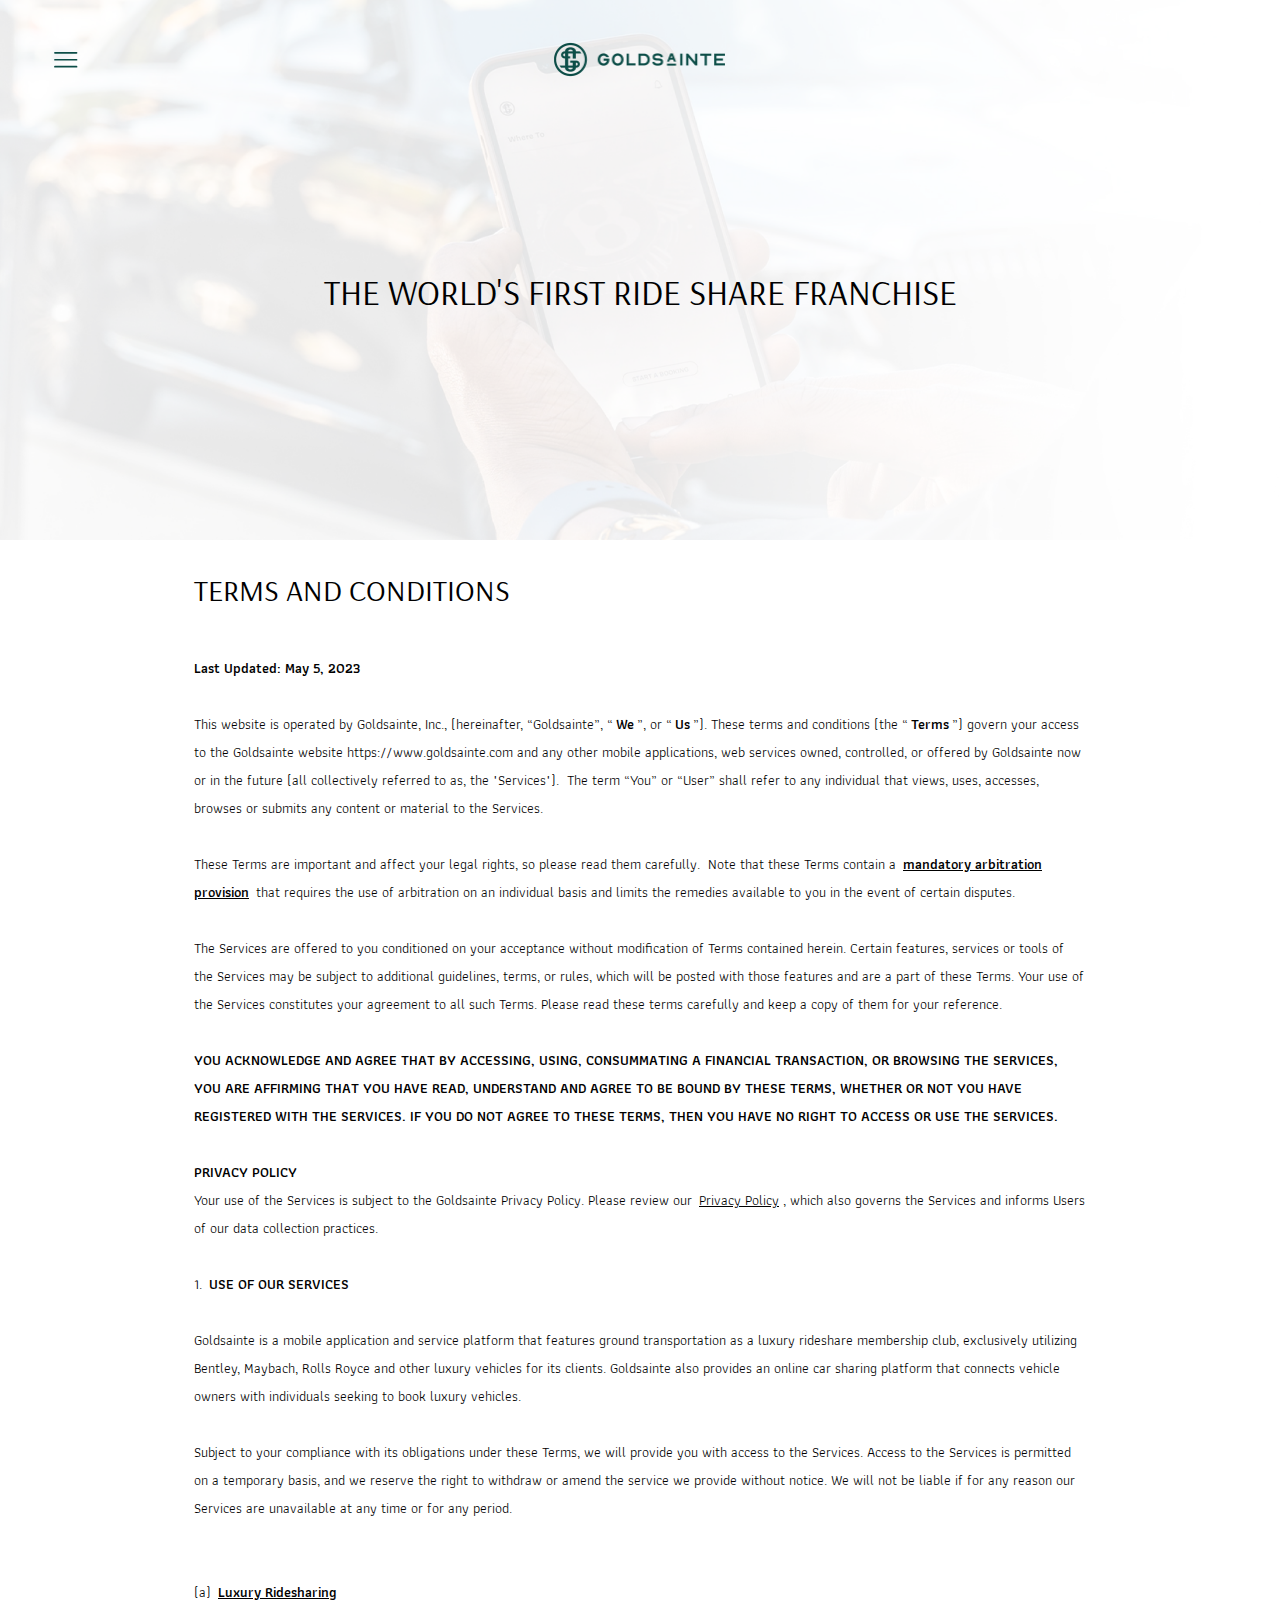
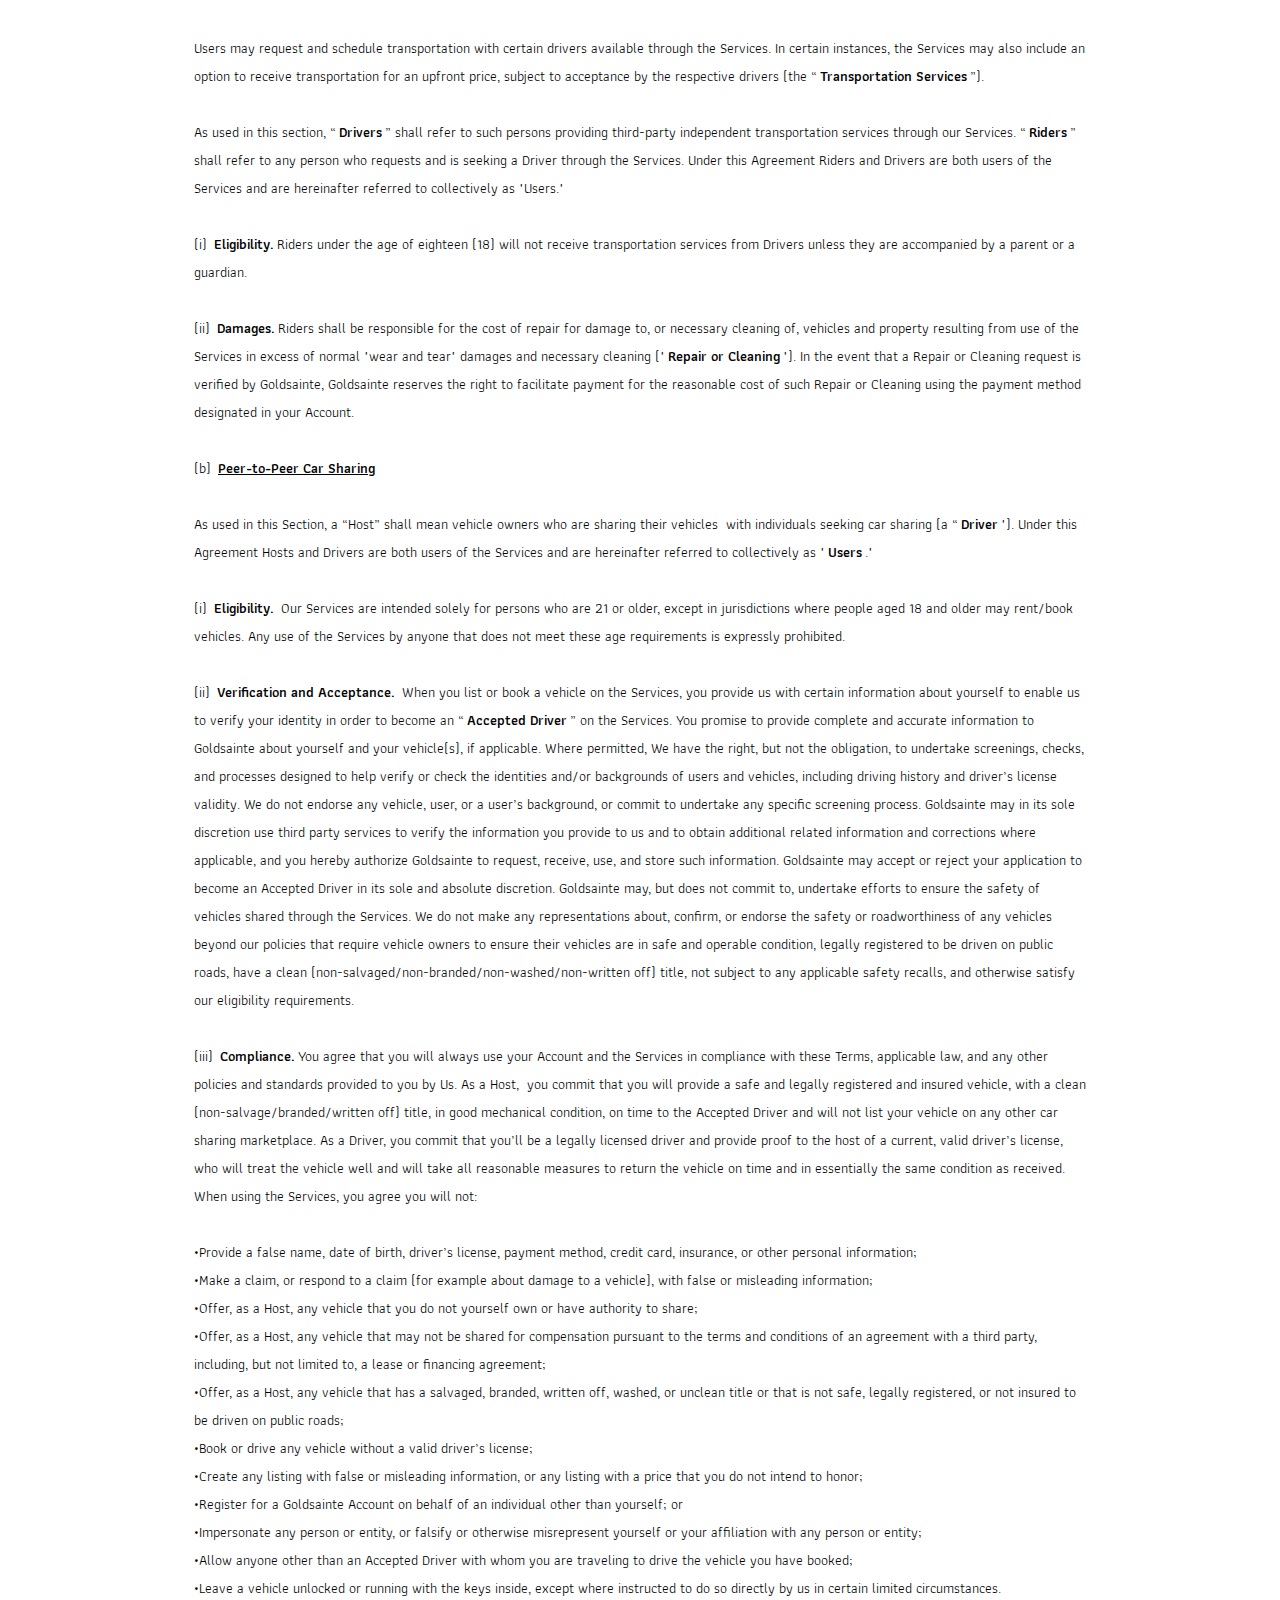
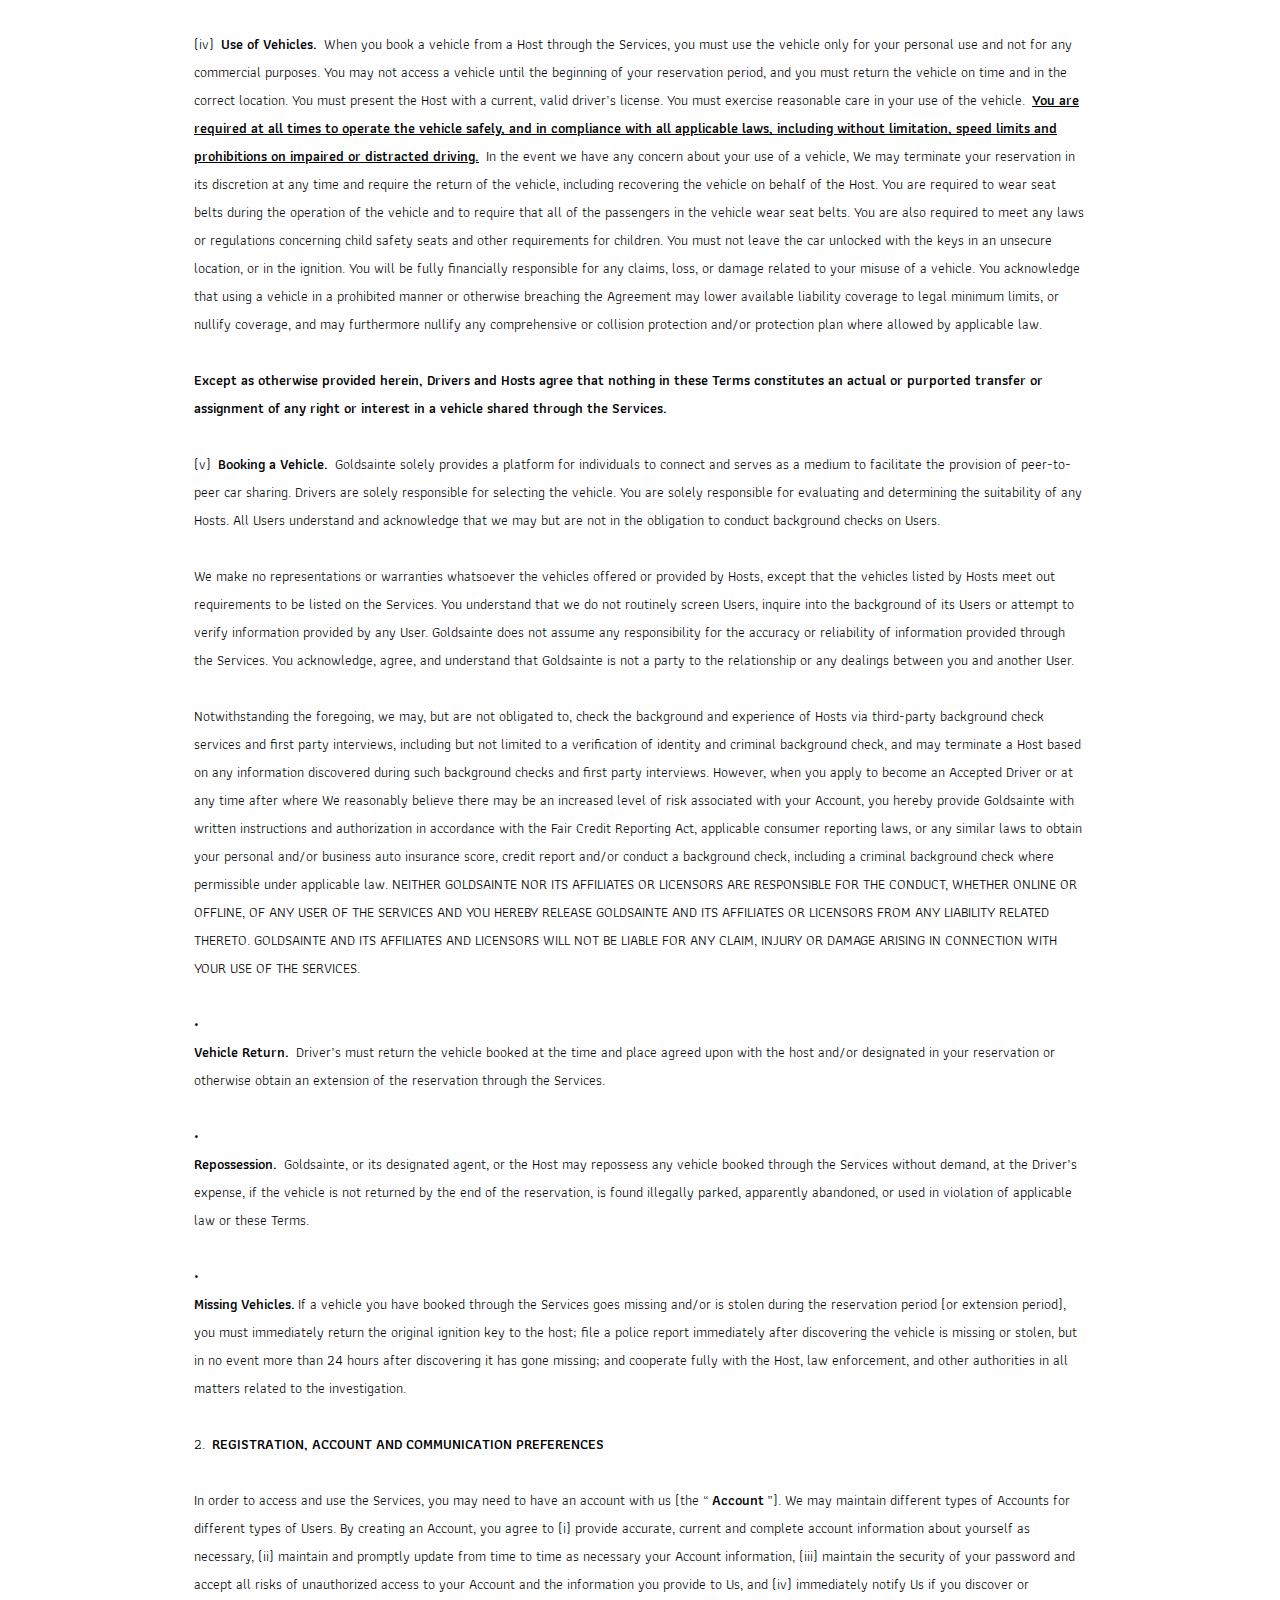
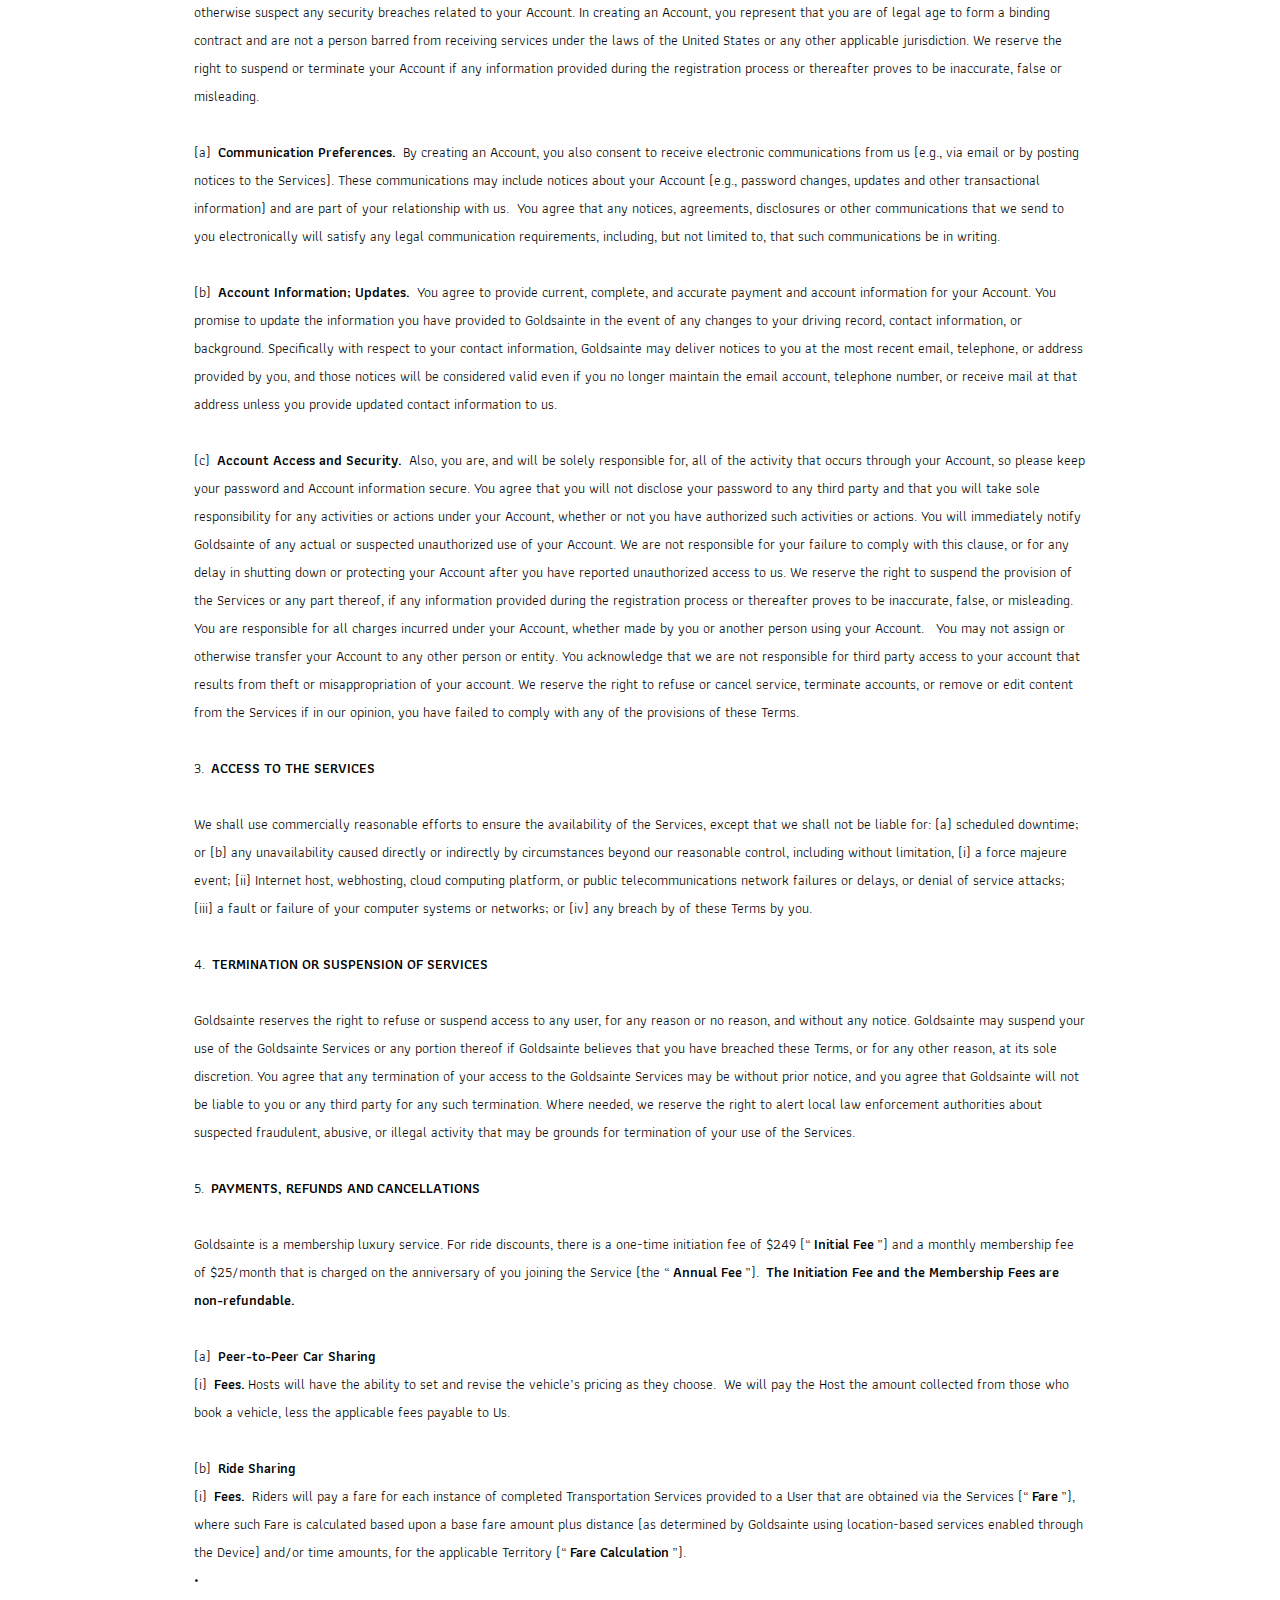
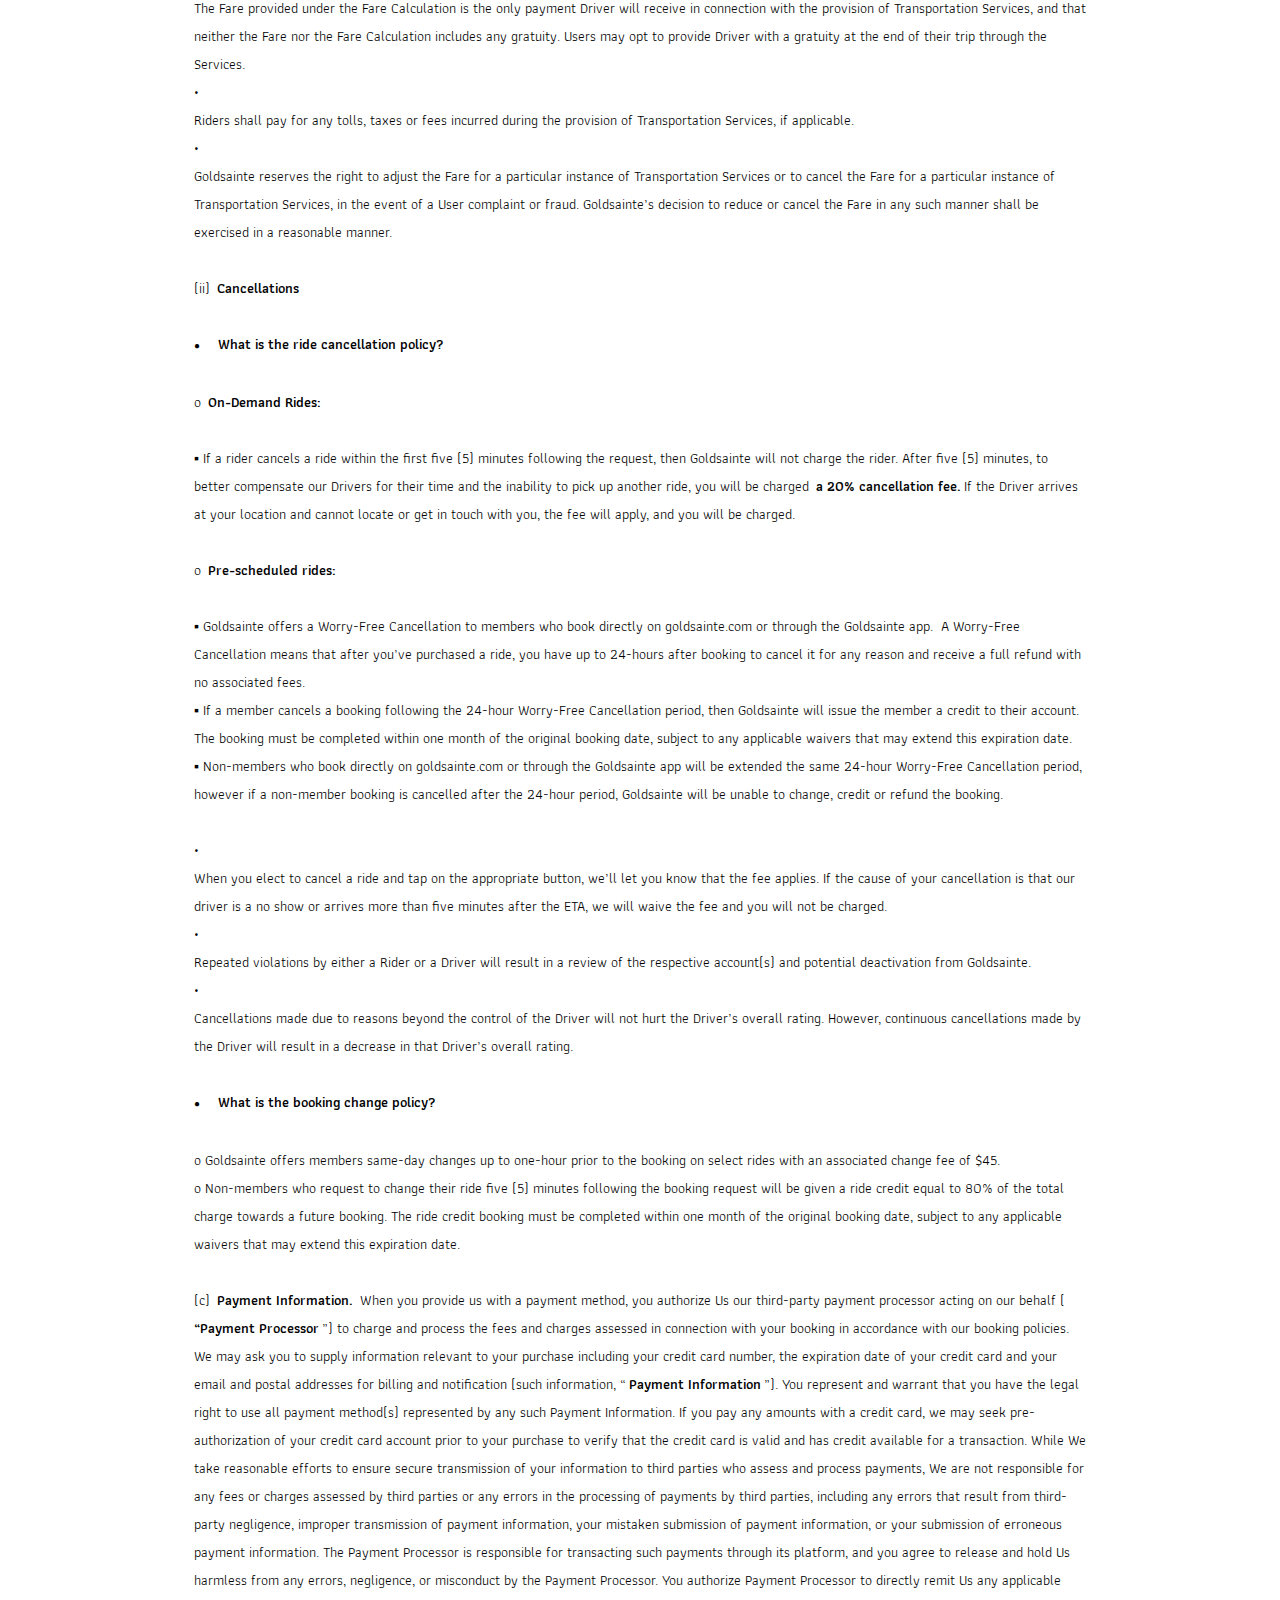
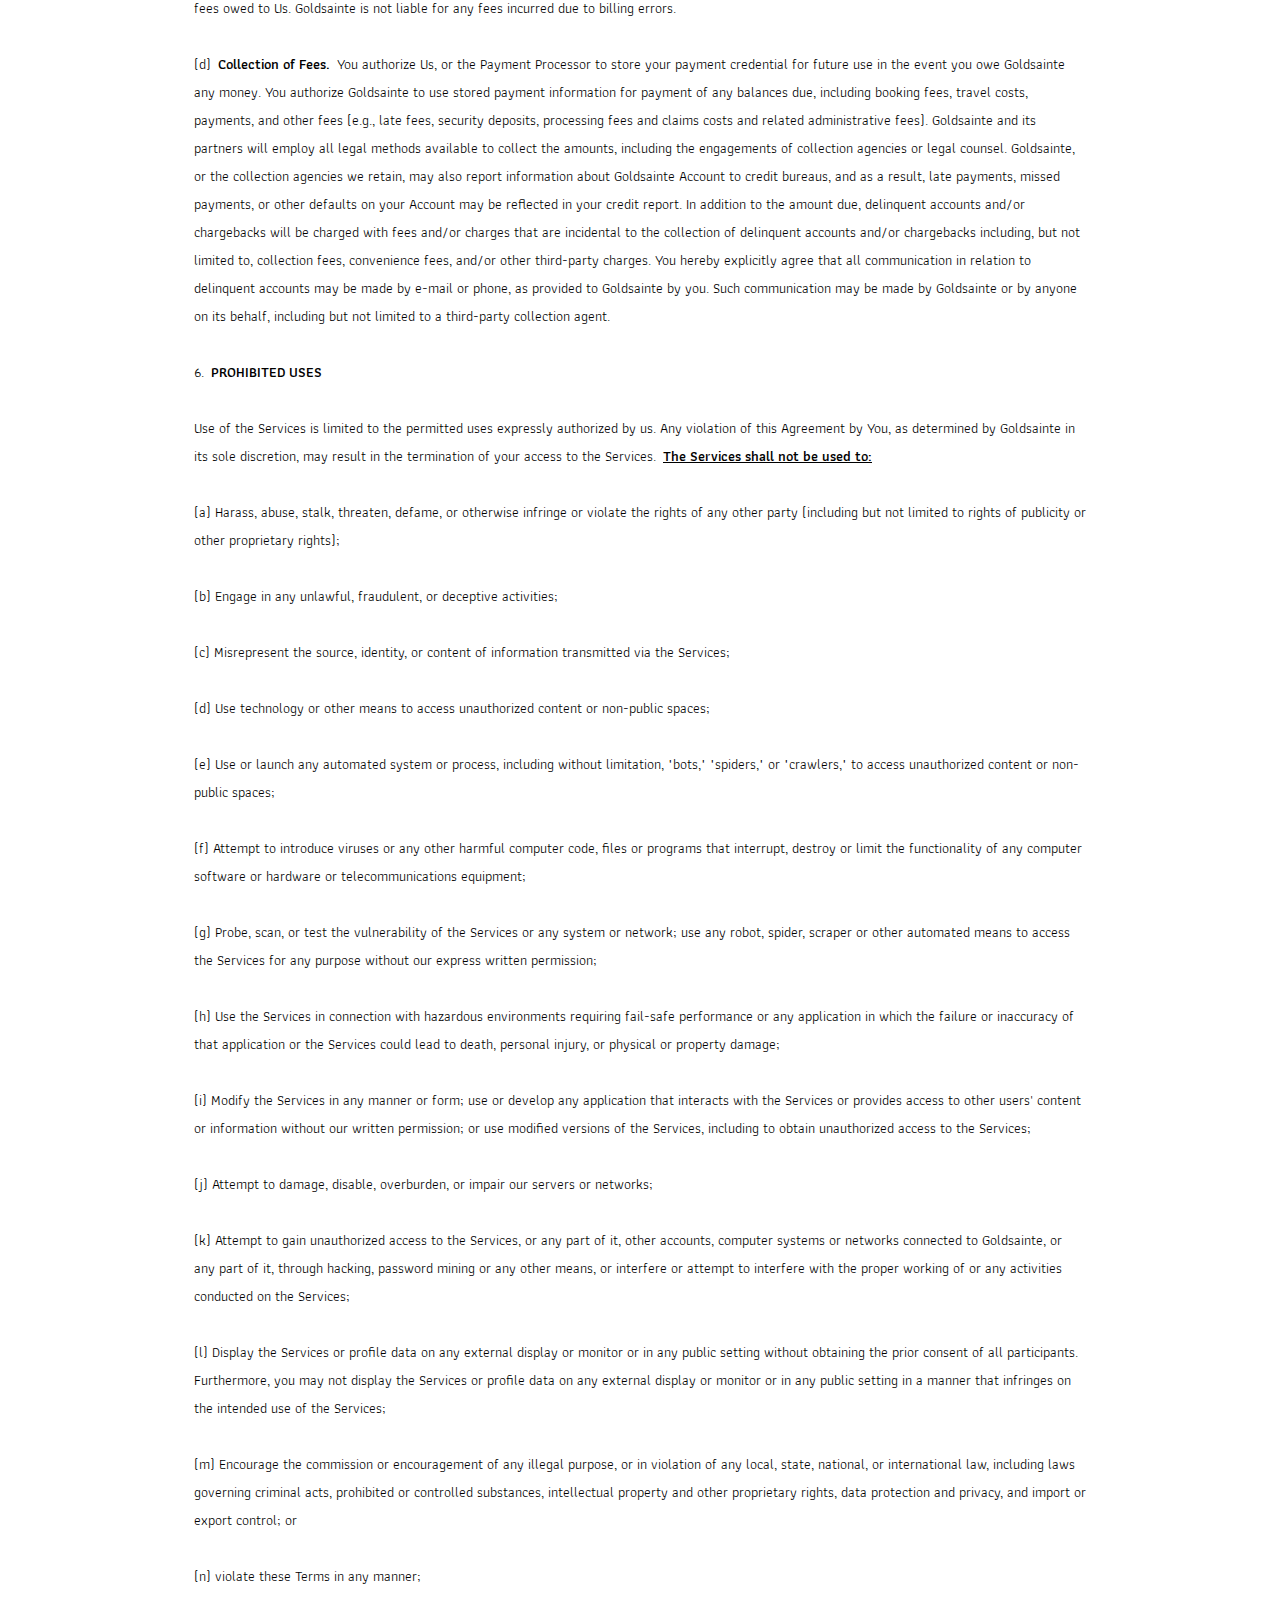
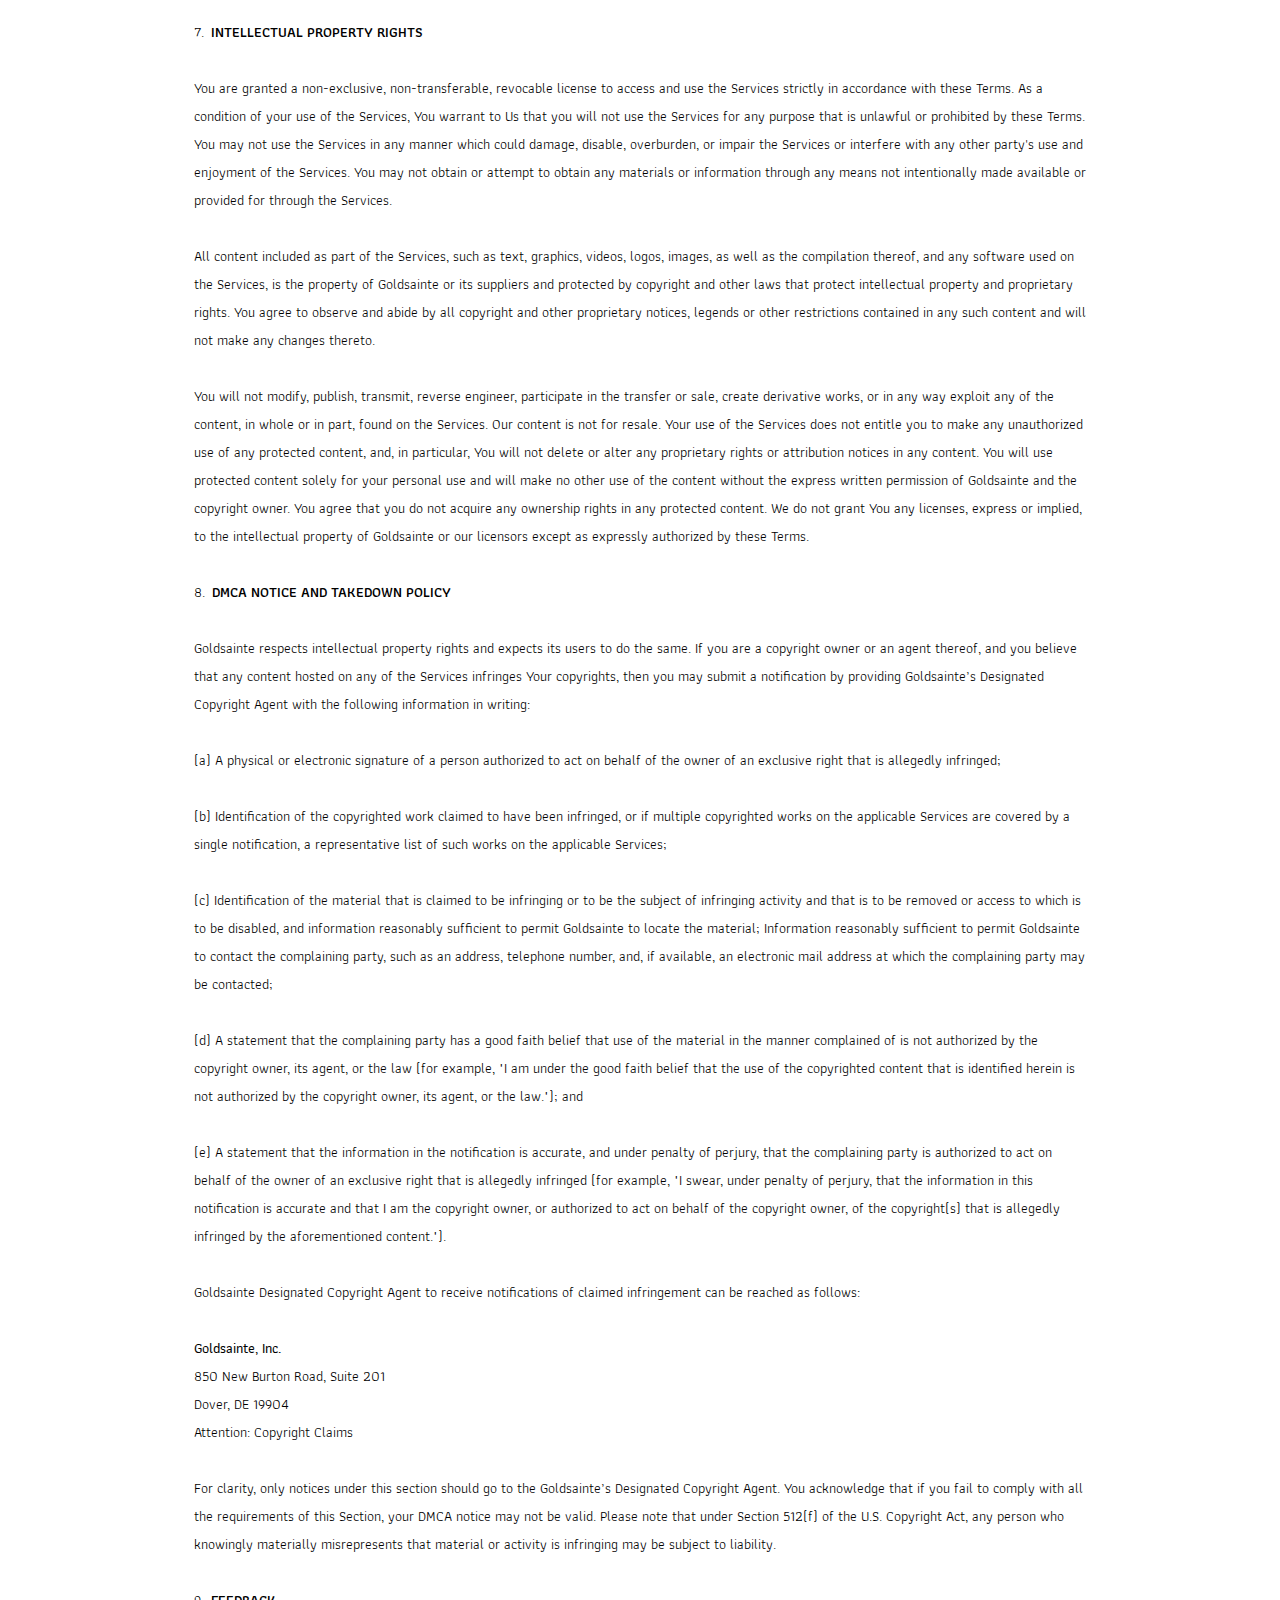
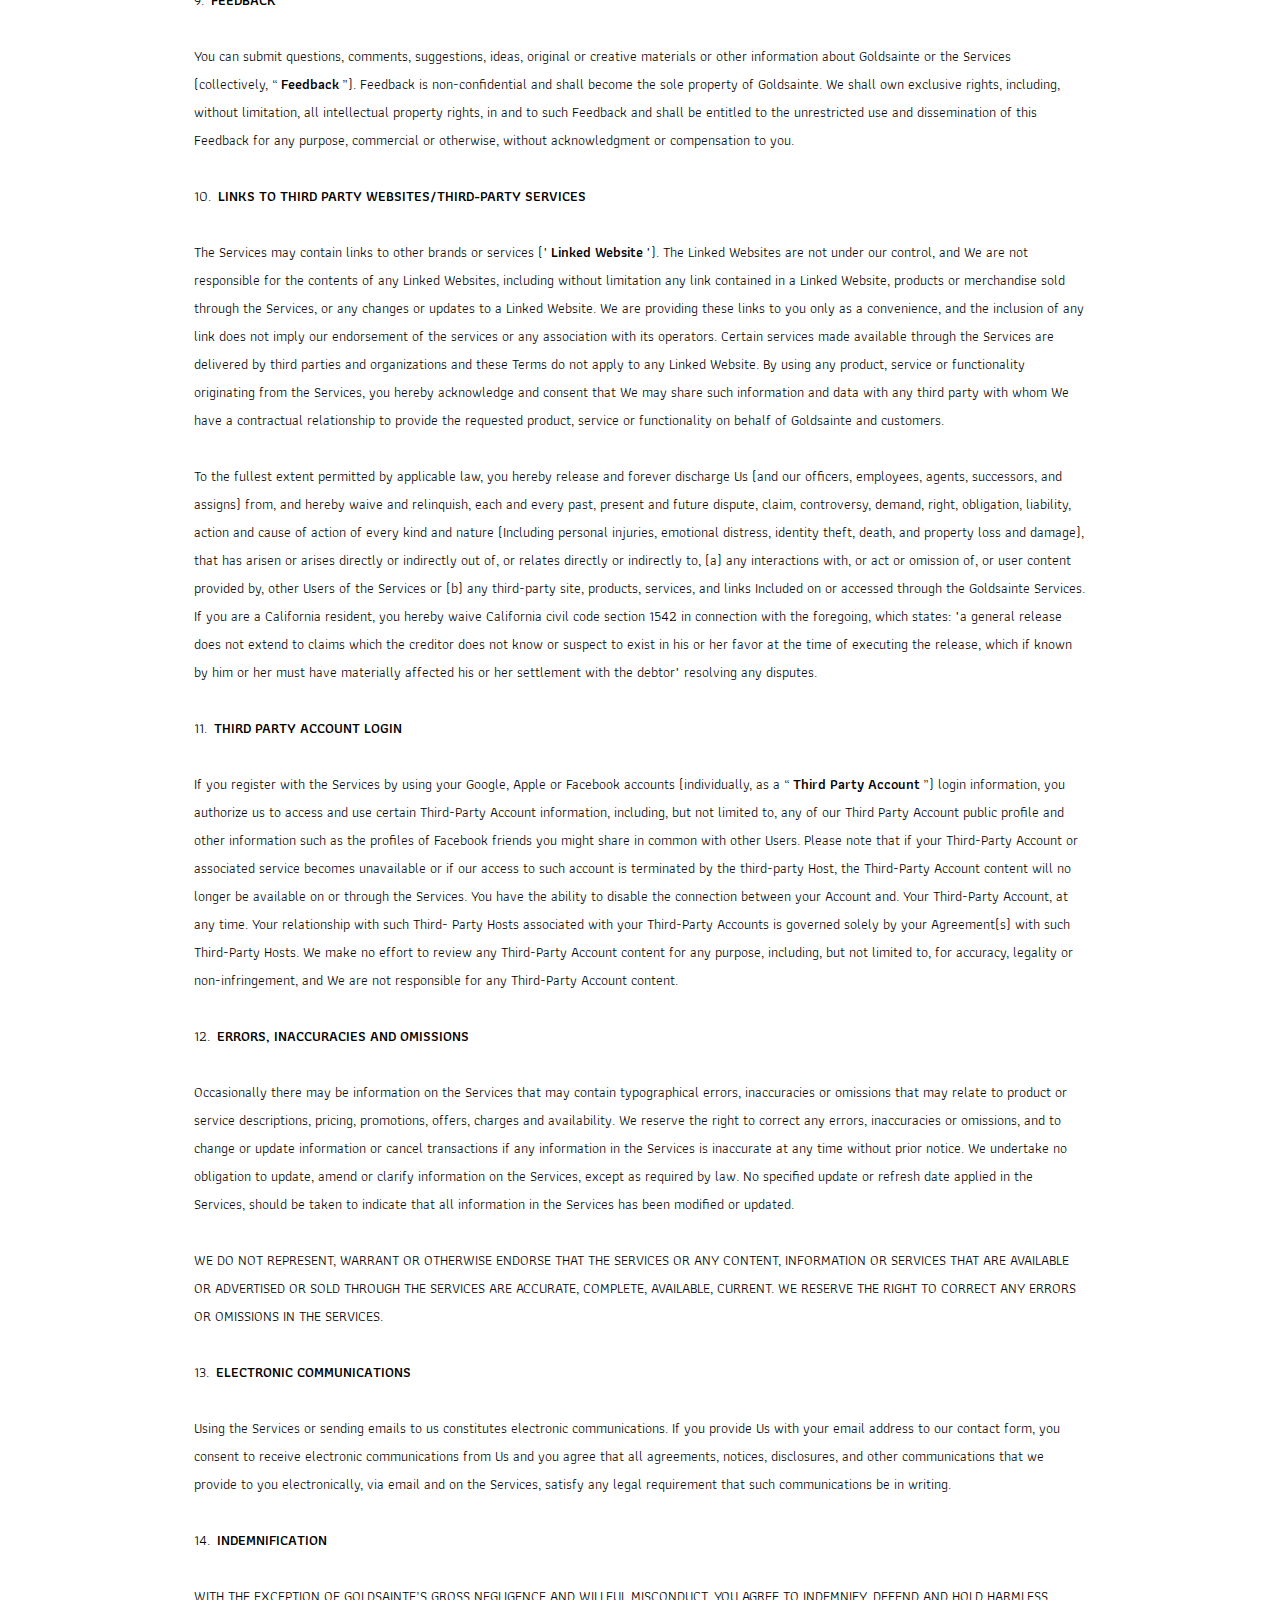
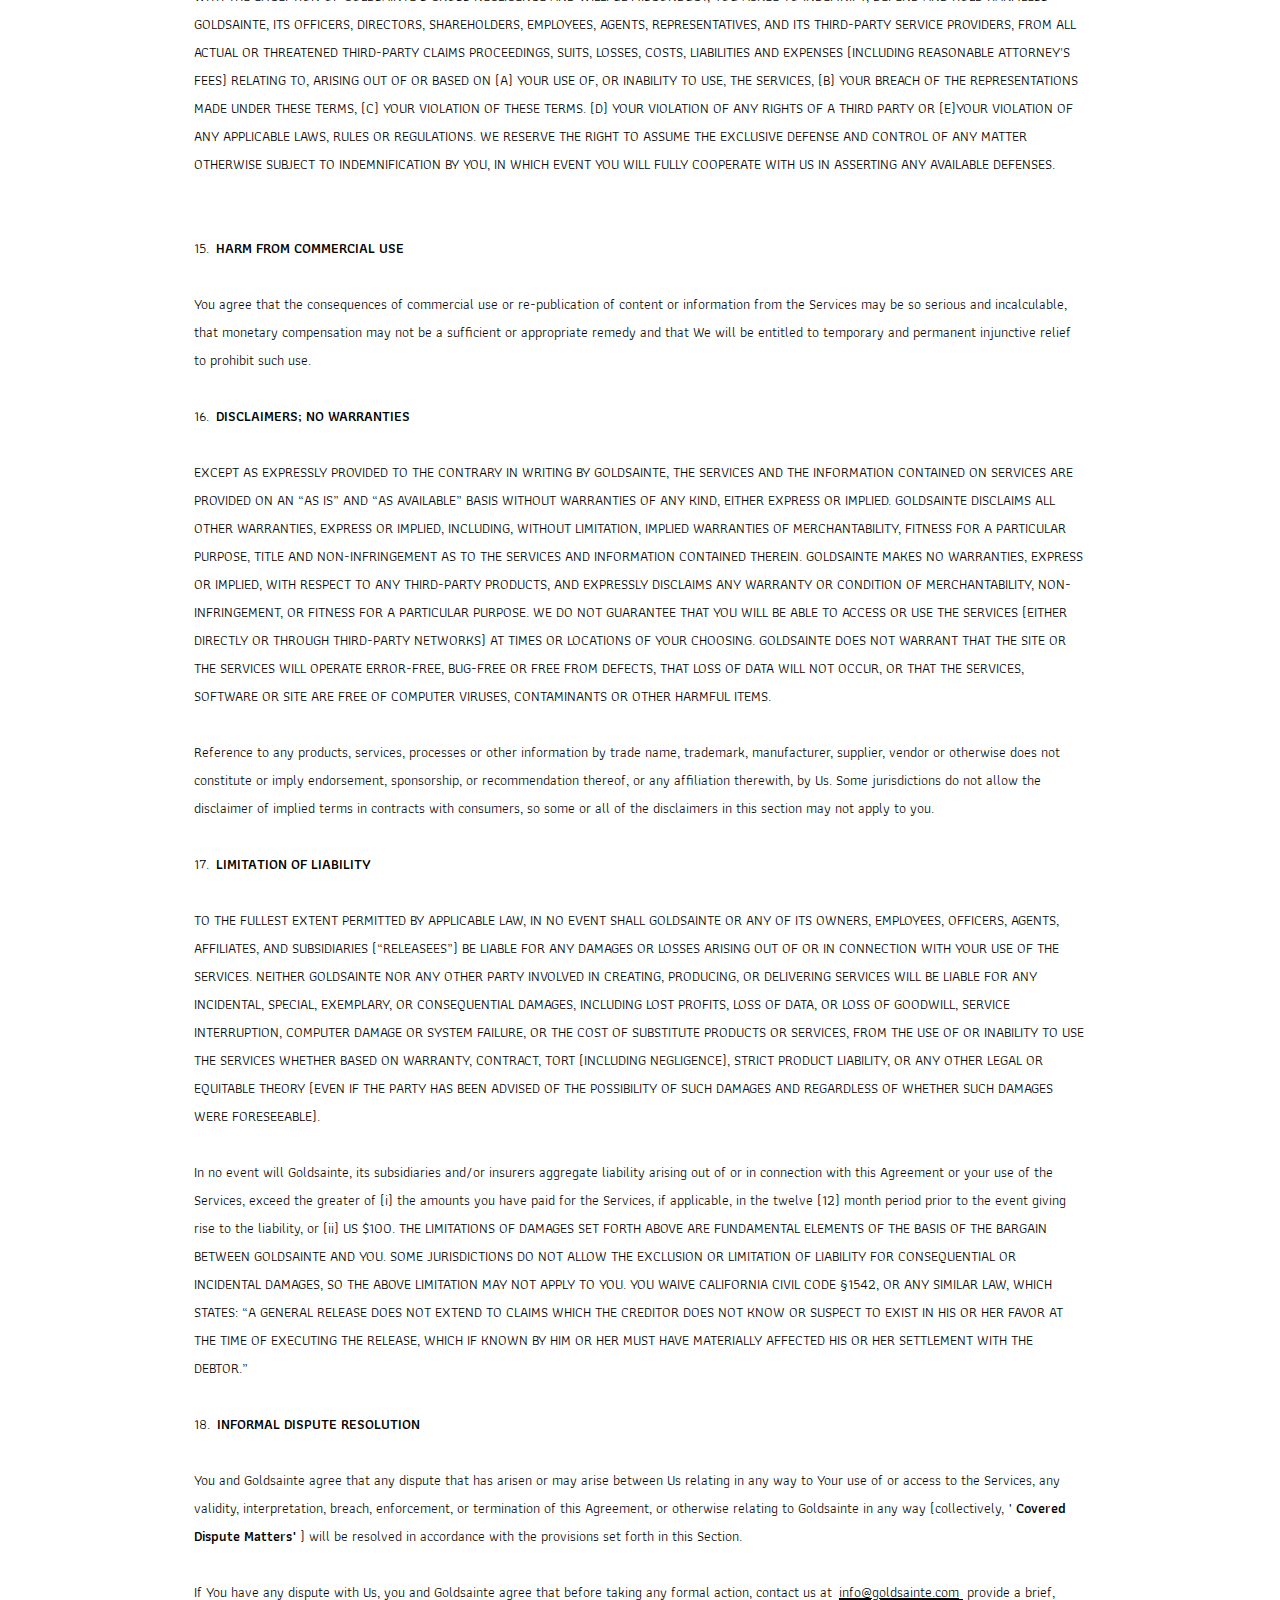
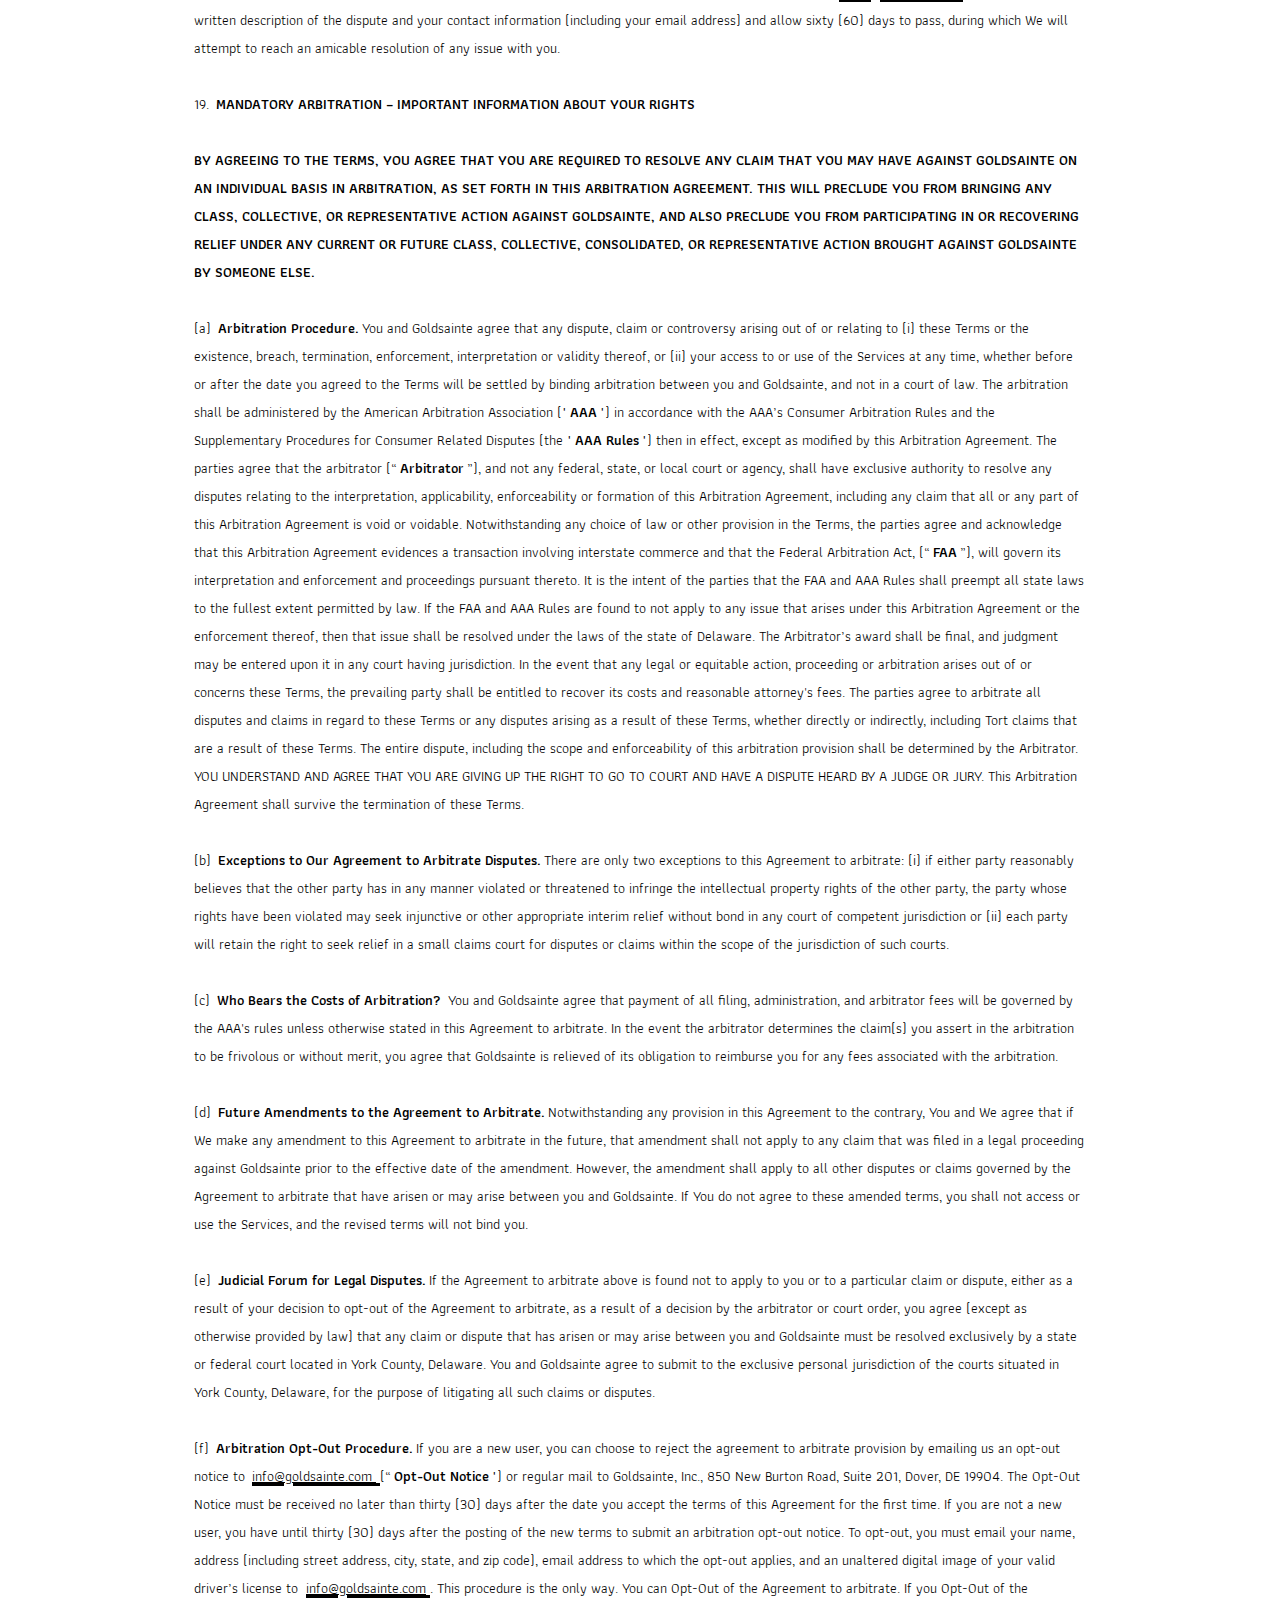
<file: terms-and-conditions.html>
<!DOCTYPE html>
<html>
  <head>
    <title> The World's First Ride Share Franchise
    </title>
    <meta charset="utf-8" />
    <meta name="viewport" content="initial-scale=1, width=device-width" />
    <link rel="icon" href="public/favicon_io/favicon.ico" type="image/xicon"/>
    <link rel="stylesheet" href="./global.css" />
    <link rel="stylesheet" href="./terms-and-conditions.css" />
    <link
      rel="stylesheet"
      href="https://fonts.googleapis.com/css2?family=Arsenal:wght@400&display=swap"
    />
    <link
      rel="stylesheet"
      href="https://fonts.googleapis.com/css2?family=Athiti:wght@400;500;600;700&display=swap"
    />
    <link
      rel="stylesheet"
      href="https://fonts.googleapis.com/css2?family=DM Sans:wght@400&display=swap"
    />

    <style>
      @font-face {
        font-family: "Chiffon";
        src: url("./public/Chiffon.otf");
        font-weight: 400;
      }
    </style>
  </head>
  <body>
    <div class="terms-and-conditions">
      <div class="terms-and-conditions-hero">
        <div class="terms-and-conditions-hero-imag"></div>
        <div class="terms-and-conditions-hero-child"></div>
        <div class="terms-and-conditions-hero-item"></div>
        <div class="terms-and-conditions-hero-inner">
          <div class="frame-wrapper2">
            <div class="heading-container">
              <div class="heading3">
                THE WORLD'S FIRST LUXURY MEMBERSHIP RIDE SHARE APP
              </div>
              <div class="paragraph8">
                Goldsainte is the world’s first luxury membership ride share app
                that exclusively uses only company-owned Bentley, Rolls Royce,
                Maybach and Infiniti QX80 as ride share vehicles.
              </div>
            </div>
          </div>
        </div>
        <div class="terms-and-conditions-hero-inner1">
          <div class="frame-wrapper3">
            <div class="frame-wrapper4">
              <div class="heading-frame">
                <div class="heading4">
                  THE WORLD'S FIRST RIDE SHARE FRANCHISE
                </div>
              </div>
            </div>
          </div>
        </div>
        <div class="faq-main-logo-nav1">
          <a class="primary-horizontal-logo-gold-f1"> </a>
          <button class="hamburger-menu6-frame">
            <img
              class="hamburger-menu6-icon2"
              alt=""
              src="./public/hamburgermenuterritories1.svg"
            />
          </button>
        </div>
      </div>
      <div
        class="terms-and-conditions-main-nav"
        id="termsAndConditionsMainNavContainer"
      >
        <button class="hamburger-menu6-frame">
          <img
            class="hamburger-menu6-icon2"
            alt=""
            src="./public/hamburgermenuterritories1.svg"
          />
        </button>
      </div>
      <div
        class="terms-and-conditions-main-logo"
        id="termsAndConditionsMainLogoContainer"
      >
        <a
          class="primary-horizontal-logo-terms-"
          id="primaryHorizontalLogoTerms" href="./index.html"
        >
        </a>
      </div>
      <div class="terms-and-conditions-h1">
        <div class="terms-and-conditions-heading">
          <div class="terms-and-conditions1">terms and conditions</div>
        </div>
      </div>
      <div class="terms-and-conditions-h2">
        <div class="frame-terms-and-conditions-tex">
          <div class="last-updated-may-container">
            <p class="p">
              <span class="provide-a-brief-written-descr">
                <span class="last-updated-may">Last Updated: May 5, 2023</span>
              </span>
            </p>
            <p class="p">
              <span class="provide-a-brief-written-descr">
                <span class="this-website-is"> </span>
              </span>
            </p>
            <p class="p">
              <span class="provide-a-brief-written-descr">
                <span class="this-website-is"
                  >This website is operated by Goldsainte, Inc., (hereinafter,
                  “Goldsainte”, “</span
                >
                <span class="last-updated-may">We</span>
                <span class="this-website-is">”, or “</span>
                <span class="last-updated-may">Us</span>
                <span class="this-website-is"
                  >”). These terms and conditions (the “</span
                >
                <span class="last-updated-may">Terms</span>
                <span class="this-website-is"
                  >”) govern your access to the Goldsainte
                  website https://www.goldsainte.com and any other mobile
                  applications, web services owned, controlled, or offered by
                  Goldsainte now or in the future (all collectively referred to
                  as, the "Services").  The term “You” or “User” shall refer to
                  any individual that views, uses, accesses, browses or submits
                  any content or material to the Services. </span
                >
              </span>
            </p>
            <p class="p">
              <span class="provide-a-brief-written-descr">
                <span class="this-website-is"> </span>
              </span>
            </p>
            <p class="p">
              <span class="provide-a-brief-written-descr">
                <span class="this-website-is"
                  >These Terms are important and affect your legal rights, so
                  please read them carefully.  Note that these Terms contain
                  a </span
                >
                <span class="mandatory-arbitration-provisio"
                  >mandatory arbitration provision</span
                >
                <span class="this-website-is"
                  > that requires the use of arbitration on an individual basis
                  and limits the remedies available to you in the event of
                  certain disputes.</span
                >
              </span>
            </p>
            <p class="p">
              <span class="provide-a-brief-written-descr">
                <span class="this-website-is"> </span>
              </span>
            </p>
            <p class="p">
              <span class="provide-a-brief-written-descr">
                <span class="this-website-is"
                  >The Services are offered to you conditioned on your
                  acceptance without modification of Terms contained herein.
                  Certain features, services or tools of the Services may be
                  subject to additional guidelines, terms, or rules, which will
                  be posted with those features and are a part of these Terms.
                  Your use of the Services constitutes your agreement to all
                  such Terms. Please read these terms carefully and keep a copy
                  of them for your reference. </span
                >
              </span>
            </p>
            <p class="p">
              <span class="provide-a-brief-written-descr">
                <span class="this-website-is"> </span>
              </span>
            </p>
            <p class="p">
              <span class="provide-a-brief-written-descr">
                <span class="last-updated-may"
                  >YOU ACKNOWLEDGE AND AGREE THAT BY ACCESSING, USING,
                  CONSUMMATING A FINANCIAL TRANSACTION, OR BROWSING THE
                  SERVICES, YOU ARE AFFIRMING THAT YOU HAVE READ, UNDERSTAND AND
                  AGREE TO BE BOUND BY THESE TERMS, WHETHER OR NOT YOU HAVE
                  REGISTERED WITH THE SERVICES. IF YOU DO NOT AGREE TO THESE
                  TERMS, THEN YOU HAVE NO RIGHT TO ACCESS OR USE THE
                  SERVICES.</span
                >
              </span>
            </p>
            <p class="p">
              <span class="provide-a-brief-written-descr">
                <span class="this-website-is"> </span>
              </span>
            </p>
            <p class="p">
              <span class="provide-a-brief-written-descr">
                <span class="last-updated-may">PRIVACY POLICY</span>
              </span>
            </p>
            <p class="p">
              <span class="provide-a-brief-written-descr">
                <span class="this-website-is"
                  >Your use of the Services is subject to the Goldsainte Privacy
                  Policy. Please review our </span
                >
                <span class="this-website-is">
                  <span class="privacy-policy4">Privacy Policy</span>
                </span>
                <span class="this-website-is"
                  >, which also governs the Services and informs Users of our
                  data collection practices. </span
                >
              </span>
            </p>
            <p class="p">
              <span class="provide-a-brief-written-descr">
                <span class="this-website-is"> </span>
              </span>
            </p>
            <p class="p">
              <span class="provide-a-brief-written-descr">
                <span class="this-website-is">1. </span>
                <span class="last-updated-may">USE OF OUR SERVICES</span>
              </span>
            </p>
            <p class="p">
              <span class="provide-a-brief-written-descr">
                <span class="this-website-is"> </span>
              </span>
            </p>
            <p class="p">
              <span class="provide-a-brief-written-descr">
                <span class="this-website-is"
                  >Goldsainte is a mobile application and service platform that
                  features ground transportation as a luxury rideshare
                  membership club, exclusively utilizing Bentley, Maybach, Rolls
                  Royce and other luxury vehicles for its clients. Goldsainte
                  also provides an online car sharing platform that connects
                  vehicle owners with individuals seeking to book luxury
                  vehicles.  </span
                >
              </span>
            </p>
            <p class="p">
              <span class="provide-a-brief-written-descr">
                <span class="this-website-is"> </span>
              </span>
            </p>
            <p class="p">
              <span class="provide-a-brief-written-descr">
                <span class="this-website-is"
                  >Subject to your compliance with its obligations under these
                  Terms, we will provide you with access to the Services. Access
                  to the Services is permitted on a temporary basis, and we
                  reserve the right to withdraw or amend the service we provide
                  without notice. We will not be liable if for any reason our
                  Services are unavailable at any time or for any period.</span
                >
              </span>
            </p>
            <p class="p">
              <span class="provide-a-brief-written-descr">
                <span class="this-website-is"> </span>
              </span>
            </p>
            <p class="p">
              <span class="provide-a-brief-written-descr">
                <span class="this-website-is"> </span>
              </span>
            </p>
            <p class="p">
              <span class="provide-a-brief-written-descr">
                <span class="this-website-is">(a) </span>
                <span class="mandatory-arbitration-provisio"
                  >Luxury Ridesharing</span
                >
              </span>
            </p>
            <p class="p">
              <span class="provide-a-brief-written-descr">
                <span class="this-website-is"> </span>
              </span>
            </p>
            <p class="p">
              <span class="provide-a-brief-written-descr">
                <span class="this-website-is"
                  >Users may request and schedule transportation with certain
                  drivers available through the Services. In certain instances,
                  the Services may also include an option to receive
                  transportation for an upfront price, subject to acceptance by
                  the respective drivers (the “</span
                >
                <span class="last-updated-may">Transportation Services</span>
                <span class="this-website-is">”).</span>
              </span>
            </p>
            <p class="p">
              <span class="provide-a-brief-written-descr">
                <span class="this-website-is"> </span>
              </span>
            </p>
            <p class="p">
              <span class="provide-a-brief-written-descr">
                <span class="this-website-is">As used in this section, “</span>
                <span class="last-updated-may">Drivers</span>
                <span class="this-website-is"
                  >” shall refer to such persons providing third-party
                  independent transportation services through our Services.
                  “</span
                >
                <span class="last-updated-may">Riders</span>
                <span class="this-website-is"
                  >” shall refer to any person who requests and is seeking a
                  Driver through the Services. Under this Agreement Riders and
                  Drivers are both users of the Services and are hereinafter
                  referred to collectively as "Users."</span
                >
              </span>
            </p>
            <p class="p">
              <span class="provide-a-brief-written-descr">
                <span class="this-website-is"> </span>
              </span>
            </p>
            <p class="p">
              <span class="provide-a-brief-written-descr">
                <span class="this-website-is">(i) </span>
                <span class="last-updated-may">Eligibility.</span>
                <span class="this-website-is">
                  Riders under the age of eighteen (18) will not receive
                  transportation services from Drivers unless they are
                  accompanied by a parent or a guardian. </span
                >
              </span>
            </p>
            <p class="p">
              <span class="provide-a-brief-written-descr">
                <span class="this-website-is"> </span>
              </span>
            </p>
            <p class="p">
              <span class="provide-a-brief-written-descr">
                <span class="this-website-is">(ii) </span>
                <span class="last-updated-may">Damages.</span>
                <span class="this-website-is">
                  Riders shall be responsible for the cost of repair for damage
                  to, or necessary cleaning of, vehicles and property resulting
                  from use of the Services in excess of normal "wear and tear"
                  damages and necessary cleaning ("</span
                >
                <span class="last-updated-may">Repair or Cleaning</span>
                <span class="this-website-is"
                  >"). In the event that a Repair or Cleaning request is
                  verified by Goldsainte, Goldsainte reserves the right to
                  facilitate payment for the reasonable cost of such Repair or
                  Cleaning using the payment method designated in your
                  Account. </span
                >
              </span>
            </p>
            <p class="p">
              <span class="provide-a-brief-written-descr">
                <span class="this-website-is"> </span>
              </span>
            </p>
            <p class="p">
              <span class="provide-a-brief-written-descr">
                <span class="this-website-is">(b) </span>
                <span class="mandatory-arbitration-provisio"
                  >Peer-to-Peer Car Sharing</span
                >
              </span>
            </p>
            <p class="p">
              <span class="provide-a-brief-written-descr">
                <span class="this-website-is"> </span>
              </span>
            </p>
            <p class="p">
              <span class="provide-a-brief-written-descr">
                <span class="this-website-is"
                  >As used in this Section, a “Host” shall mean vehicle owners
                  who are sharing their vehicles  with individuals seeking car
                  sharing (a “</span
                >
                <span class="last-updated-may">Driver</span>
                <span class="this-website-is"
                  >"). Under this Agreement Hosts and Drivers are both users of
                  the Services and are hereinafter referred to collectively as
                  "</span
                >
                <span class="last-updated-may">Users</span>
                <span class="this-website-is">." </span>
              </span>
            </p>
            <p class="p">
              <span class="provide-a-brief-written-descr">
                <span class="this-website-is"> </span>
              </span>
            </p>
            <p class="p">
              <span class="provide-a-brief-written-descr">
                <span class="this-website-is">(i) </span>
                <span class="last-updated-may">Eligibility.</span>
                <span class="this-website-is"
                  > Our Services are intended solely for persons who are 21 or
                  older, except in jurisdictions where people aged 18 and older
                  may rent/book vehicles. Any use of the Services by anyone that
                  does not meet these age requirements is expressly
                  prohibited.</span
                >
              </span>
            </p>
            <p class="p">
              <span class="provide-a-brief-written-descr">
                <span class="this-website-is"> </span>
              </span>
            </p>
            <p class="p">
              <span class="provide-a-brief-written-descr">
                <span class="this-website-is">(ii) </span>
                <span class="last-updated-may"
                  >Verification and Acceptance.</span
                >
                <span class="this-website-is"
                  > When you list or book a vehicle on the Services, you provide
                  us with certain information about yourself to enable us to
                  verify your identity in order to become an “</span
                >
                <span class="last-updated-may">Accepted Driver</span>
                <span class="this-website-is"
                  >” on the Services. You promise to provide complete and
                  accurate information to Goldsainte about yourself and your
                  vehicle(s), if applicable. Where permitted, We have the right,
                  but not the obligation, to undertake screenings, checks, and
                  processes designed to help verify or check the identities
                  and/or backgrounds of users and vehicles, including driving
                  history and driver’s license validity. We do not endorse any
                  vehicle, user, or a user’s background, or commit to undertake
                  any specific screening process. Goldsainte may in its sole
                  discretion use third party services to verify the information
                  you provide to us and to obtain additional related information
                  and corrections where applicable, and you hereby authorize
                  Goldsainte to request, receive, use, and store such
                  information. Goldsainte may accept or reject your application
                  to become an Accepted Driver in its sole and absolute
                  discretion. Goldsainte may, but does not commit to, undertake
                  efforts to ensure the safety of vehicles shared through the
                  Services. We do not make any representations about, confirm,
                  or endorse the safety or roadworthiness of any vehicles beyond
                  our policies that require vehicle owners to ensure their
                  vehicles are in safe and operable condition, legally
                  registered to be driven on public roads, have a clean
                  (non-salvaged/non-branded/non-washed/non-written off) title,
                  not subject to any applicable safety recalls, and otherwise
                  satisfy our eligibility requirements.</span
                >
              </span>
            </p>
            <p class="p">
              <span class="provide-a-brief-written-descr">
                <span class="this-website-is"> </span>
              </span>
            </p>
            <p class="p">
              <span class="provide-a-brief-written-descr">
                <span class="this-website-is">(iii) </span>
                <span class="last-updated-may">Compliance.</span>
                <span class="this-website-is">
                  You agree that you will always use your Account and the
                  Services in compliance with these Terms, applicable law, and
                  any other policies and standards provided to you by Us. As a
                  Host,  you commit that you will provide a safe and legally
                  registered and insured vehicle, with a clean
                  (non-salvage/branded/written off) title, in good mechanical
                  condition, on time to the Accepted Driver and will not list
                  your vehicle on any other car sharing marketplace. As a
                  Driver, you commit that you’ll be a legally licensed driver
                  and provide proof to the host of a current, valid driver’s
                  license, who will treat the vehicle well and will take all
                  reasonable measures to return the vehicle on time and in
                  essentially the same condition as received. When using the
                  Services, you agree you will not:</span
                >
              </span>
            </p>
            <p class="p">
              <span class="provide-a-brief-written-descr">
                <span class="this-website-is">&nbsp;</span>
              </span>
            </p>
            <p class="p">
              <span class="provide-a-brief-written-descr">
                <span class="this-website-is"
                  >•Provide a false name, date of birth, driver’s license,
                  payment method, credit card, insurance, or other personal
                  information;</span
                >
              </span>
            </p>
            <p class="p">
              <span class="provide-a-brief-written-descr">
                <span class="this-website-is"
                  >•Make a claim, or respond to a claim (for example about
                  damage to a vehicle), with false or misleading
                  information;</span
                >
              </span>
            </p>
            <p class="p">
              <span class="provide-a-brief-written-descr">
                <span class="this-website-is"
                  >•Offer, as a Host, any vehicle that you do not yourself own
                  or have authority to share;</span
                >
              </span>
            </p>
            <p class="p">
              <span class="provide-a-brief-written-descr">
                <span class="this-website-is"
                  >•Offer, as a Host, any vehicle that may not be shared for
                  compensation pursuant to the terms and conditions of an
                  agreement with a third party, including, but not limited to, a
                  lease or financing agreement;</span
                >
              </span>
            </p>
            <p class="p">
              <span class="provide-a-brief-written-descr">
                <span class="this-website-is"
                  >•Offer, as a Host, any vehicle that has a salvaged, branded,
                  written off, washed, or unclean title or that is not safe,
                  legally registered, or not insured to be driven on public
                  roads;</span
                >
              </span>
            </p>
            <p class="p">
              <span class="provide-a-brief-written-descr">
                <span class="this-website-is"
                  >•Book or drive any vehicle without a valid driver’s
                  license;</span
                >
              </span>
            </p>
            <p class="p">
              <span class="provide-a-brief-written-descr">
                <span class="this-website-is"
                  >•Create any listing with false or misleading information, or
                  any listing with a price that you do not intend to
                  honor;</span
                >
              </span>
            </p>
            <p class="p">
              <span class="provide-a-brief-written-descr">
                <span class="this-website-is"
                  >•Register for a Goldsainte Account on behalf of an individual
                  other than yourself; or</span
                >
              </span>
            </p>
            <p class="p">
              <span class="provide-a-brief-written-descr">
                <span class="this-website-is"
                  >•Impersonate any person or entity, or falsify or otherwise
                  misrepresent yourself or your affiliation with any person or
                  entity;</span
                >
              </span>
            </p>
            <p class="p">
              <span class="provide-a-brief-written-descr">
                <span class="this-website-is"
                  >•Allow anyone other than an Accepted Driver with whom you are
                  traveling to drive the vehicle you have booked;</span
                >
              </span>
            </p>
            <p class="p">
              <span class="provide-a-brief-written-descr">
                <span class="this-website-is"
                  >•Leave a vehicle unlocked or running with the keys inside,
                  except where instructed to do so directly by us in certain
                  limited circumstances.</span
                >
              </span>
            </p>
            <p class="p">
              <span class="provide-a-brief-written-descr">
                <span class="this-website-is"> </span>
              </span>
            </p>
            <p class="p">
              <span class="provide-a-brief-written-descr">
                <span class="this-website-is">(iv) </span>
                <span class="last-updated-may">Use of Vehicles.</span>
                <span class="this-website-is"
                  > When you book a vehicle from a Host through the Services,
                  you must use the vehicle only for your personal use and not
                  for any commercial purposes. You may not access a vehicle
                  until the beginning of your reservation period, and you must
                  return the vehicle on time and in the correct location. You
                  must present the Host with a current, valid driver’s license.
                  You must exercise reasonable care in your use of the
                  vehicle. </span
                >
                <span class="mandatory-arbitration-provisio"
                  >You are required at all times to operate the vehicle safely,
                  and in compliance with all applicable laws, including without
                  limitation, speed limits and prohibitions on impaired or
                  distracted driving.</span
                >
                <span class="this-website-is"
                  > In the event we have any concern about your use of a
                  vehicle, We may terminate your reservation in its discretion
                  at any time and require the return of the vehicle, including
                  recovering the vehicle on behalf of the Host. You are required
                  to wear seat belts during the operation of the vehicle and to
                  require that all of the passengers in the vehicle wear seat
                  belts. You are also required to meet any laws or regulations
                  concerning child safety seats and other requirements for
                  children. You must not leave the car unlocked with the keys in
                  an unsecure location, or in the ignition. You will be fully
                  financially responsible for any claims, loss, or damage
                  related to your misuse of a vehicle. You acknowledge that
                  using a vehicle in a prohibited manner or otherwise breaching
                  the Agreement may lower available liability coverage to legal
                  minimum limits, or nullify coverage, and may furthermore
                  nullify any comprehensive or collision protection and/or
                  protection plan where allowed by applicable law.</span
                >
              </span>
            </p>
            <p class="p">
              <span class="provide-a-brief-written-descr">
                <span class="this-website-is"> </span>
              </span>
            </p>
            <p class="p">
              <span class="provide-a-brief-written-descr">
                <span class="last-updated-may"
                  >Except as otherwise provided herein, Drivers and Hosts agree
                  that nothing in these Terms constitutes an actual or purported
                  transfer or assignment of any right or interest in a vehicle
                  shared through the Services.</span
                >
              </span>
            </p>
            <p class="p">
              <span class="provide-a-brief-written-descr">
                <span class="this-website-is"> </span>
              </span>
            </p>
            <p class="p">
              <span class="provide-a-brief-written-descr">
                <span class="this-website-is">(v) </span>
                <span class="last-updated-may">Booking a Vehicle.</span>
                <span class="this-website-is"
                  > Goldsainte solely provides a platform for individuals to
                  connect and serves as a medium to facilitate the provision of
                  peer-to-peer car sharing. Drivers are solely responsible for
                  selecting the vehicle. You are solely responsible for
                  evaluating and determining the suitability of any Hosts. All
                  Users understand and acknowledge that we may but are not in
                  the obligation to conduct background checks on Users.</span
                >
              </span>
            </p>
            <p class="p">
              <span class="provide-a-brief-written-descr">
                <span class="this-website-is"> </span>
              </span>
            </p>
            <p class="p">
              <span class="provide-a-brief-written-descr">
                <span class="this-website-is"
                  >We make no representations or warranties whatsoever the
                  vehicles offered or provided by Hosts, except that the
                  vehicles listed by Hosts meet out requirements to be listed on
                  the Services. You understand that we do not routinely screen
                  Users, inquire into the background of its Users or attempt to
                  verify information provided by any User. Goldsainte does not
                  assume any responsibility for the accuracy or reliability of
                  information provided through the Services. You acknowledge,
                  agree, and understand that Goldsainte is not a party to the
                  relationship or any dealings between you and another
                  User. </span
                >
              </span>
            </p>
            <p class="p">
              <span class="provide-a-brief-written-descr">
                <span class="this-website-is"> </span>
              </span>
            </p>
            <p class="p">
              <span class="provide-a-brief-written-descr">
                <span class="this-website-is"
                  >Notwithstanding the foregoing, we may, but are not obligated
                  to, check the background and experience of Hosts via
                  third-party background check services and first party
                  interviews, including but not limited to a verification of
                  identity and criminal background check, and may terminate a
                  Host based on any information discovered during such
                  background checks and first party interviews. However, when
                  you apply to become an Accepted Driver or at any time after
                  where We reasonably believe there may be an increased level of
                  risk associated with your Account, you hereby provide
                  Goldsainte with written instructions and authorization in
                  accordance with the Fair Credit Reporting Act, applicable
                  consumer reporting laws, or any similar laws to obtain your
                  personal and/or business auto insurance score, credit report
                  and/or conduct a background check, including a criminal
                  background check where permissible under applicable law.
                  NEITHER GOLDSAINTE NOR ITS AFFILIATES OR LICENSORS ARE
                  RESPONSIBLE FOR THE CONDUCT, WHETHER ONLINE OR OFFLINE, OF ANY
                  USER OF THE SERVICES AND YOU HEREBY RELEASE GOLDSAINTE AND ITS
                  AFFILIATES OR LICENSORS FROM ANY LIABILITY RELATED THERETO.
                  GOLDSAINTE AND ITS AFFILIATES AND LICENSORS WILL NOT BE LIABLE
                  FOR ANY CLAIM, INJURY OR DAMAGE ARISING IN CONNECTION WITH
                  YOUR USE OF THE SERVICES.</span
                >
              </span>
            </p>
            <p class="p">
              <span class="provide-a-brief-written-descr">
                <span class="this-website-is"> </span>
              </span>
            </p>
            <p class="p">
              <span class="provide-a-brief-written-descr">
                <span class="this-website-is">•</span>
              </span>
            </p>
            <p class="p">
              <span class="provide-a-brief-written-descr">
                <span class="last-updated-may">Vehicle Return.</span>
                <span class="this-website-is"
                  > Driver’s must return the vehicle booked at the time and
                  place agreed upon with the host and/or designated in your
                  reservation or otherwise obtain an extension of the
                  reservation through the Services.</span
                >
              </span>
            </p>
            <p class="p">
              <span class="provide-a-brief-written-descr">
                <span class="this-website-is"> </span>
              </span>
            </p>
            <p class="p">
              <span class="provide-a-brief-written-descr">
                <span class="this-website-is">•</span>
              </span>
            </p>
            <p class="p">
              <span class="provide-a-brief-written-descr">
                <span class="last-updated-may">Repossession.</span>
                <span class="this-website-is"
                  > Goldsainte, or its designated agent, or the Host may
                  repossess any vehicle booked through the Services without
                  demand, at the Driver’s expense, if the vehicle is not
                  returned by the end of the reservation, is found illegally
                  parked, apparently abandoned, or used in violation of
                  applicable law or these Terms.</span
                >
              </span>
            </p>
            <p class="p">
              <span class="provide-a-brief-written-descr">
                <span class="this-website-is"> </span>
              </span>
            </p>
            <p class="p">
              <span class="provide-a-brief-written-descr">
                <span class="this-website-is">•</span>
              </span>
            </p>
            <p class="p">
              <span class="provide-a-brief-written-descr">
                <span class="last-updated-may">Missing Vehicles.</span>
                <span class="this-website-is">
                  If a vehicle you have booked through the Services goes missing
                  and/or is stolen during the reservation period (or extension
                  period), you must immediately return the original ignition key
                  to the host; file a police report immediately after
                  discovering the vehicle is missing or stolen, but in no event
                  more than 24 hours after discovering it has gone missing; and
                  cooperate fully with the Host, law enforcement, and other
                  authorities in all matters related to the
                  investigation. </span
                >
              </span>
            </p>
            <p class="p">
              <span class="provide-a-brief-written-descr">
                <span class="this-website-is"> </span>
              </span>
            </p>
            <p class="p">
              <span class="provide-a-brief-written-descr">
                <span class="this-website-is">2. </span>
                <span class="last-updated-may"
                  >REGISTRATION, ACCOUNT AND COMMUNICATION PREFERENCES</span
                >
              </span>
            </p>
            <p class="p">
              <span class="provide-a-brief-written-descr">
                <span class="this-website-is"> </span>
              </span>
            </p>
            <p class="p">
              <span class="provide-a-brief-written-descr">
                <span class="this-website-is"
                  >In order to access and use the Services, you may need to have
                  an account with us (the “</span
                >
                <span class="last-updated-may">Account</span>
                <span class="this-website-is"
                  >”). We may maintain different types of Accounts for different
                  types of Users. By creating an Account, you agree to (i)
                  provide accurate, current and complete account information
                  about yourself as necessary, (ii) maintain and promptly update
                  from time to time as necessary your Account information, (iii)
                  maintain the security of your password and accept all risks of
                  unauthorized access to your Account and the information you
                  provide to Us, and (iv) immediately notify Us if you discover
                  or otherwise suspect any security breaches related to your
                  Account. In creating an Account, you represent that you are of
                  legal age to form a binding contract and are not a person
                  barred from receiving services under the laws of the United
                  States or any other applicable jurisdiction. We reserve the
                  right to suspend or terminate your Account if any information
                  provided during the registration process or thereafter proves
                  to be inaccurate, false or misleading. </span
                >
              </span>
            </p>
            <p class="p">
              <span class="provide-a-brief-written-descr">
                <span class="this-website-is"> </span>
              </span>
            </p>
            <p class="p">
              <span class="provide-a-brief-written-descr">
                <span class="this-website-is">(a) </span>
                <span class="last-updated-may">Communication Preferences.</span>
                <span class="this-website-is"
                  > By creating an Account, you also consent to receive
                  electronic communications from us (e.g., via email or by
                  posting notices to the Services). These communications may
                  include notices about your Account (e.g., password changes,
                  updates and other transactional information) and are part of
                  your relationship with us.  You agree that any notices,
                  agreements, disclosures or other communications that we send
                  to you electronically will satisfy any legal communication
                  requirements, including, but not limited to, that such
                  communications be in writing. </span
                >
              </span>
            </p>
            <p class="p">
              <span class="provide-a-brief-written-descr">
                <span class="this-website-is"> </span>
              </span>
            </p>
            <p class="p">
              <span class="provide-a-brief-written-descr">
                <span class="this-website-is">(b) </span>
                <span class="last-updated-may"
                  >Account Information; Updates.</span
                >
                <span class="this-website-is"
                  > You agree to provide current, complete, and accurate payment
                  and account information for your Account. You promise to
                  update the information you have provided to Goldsainte in the
                  event of any changes to your driving record, contact
                  information, or background. Specifically with respect to your
                  contact information, Goldsainte may deliver notices to you at
                  the most recent email, telephone, or address provided by you,
                  and those notices will be considered valid even if you no
                  longer maintain the email account, telephone number, or
                  receive mail at that address unless you provide updated
                  contact information to us. </span
                >
              </span>
            </p>
            <p class="p">
              <span class="provide-a-brief-written-descr">
                <span class="this-website-is"> </span>
              </span>
            </p>
            <p class="p">
              <span class="provide-a-brief-written-descr">
                <span class="this-website-is">(c) </span>
                <span class="last-updated-may"
                  >Account Access and Security.</span
                >
                <span class="this-website-is"
                  > Also, you are, and will be solely responsible for, all of
                  the activity that occurs through your Account, so please keep
                  your password and Account information secure. You agree that
                  you will not disclose your password to any third party and
                  that you will take sole responsibility for any activities or
                  actions under your Account, whether or not you have authorized
                  such activities or actions. You will immediately notify
                  Goldsainte of any actual or suspected unauthorized use of your
                  Account. We are not responsible for your failure to comply
                  with this clause, or for any delay in shutting down or
                  protecting your Account after you have reported unauthorized
                  access to us. We reserve the right to suspend the provision of
                  the Services or any part thereof, if any information provided
                  during the registration process or thereafter proves to be
                  inaccurate, false, or misleading. You are responsible for all
                  charges incurred under your Account, whether made by you or
                  another person using your Account.   You may not assign or
                  otherwise transfer your Account to any other person or entity.
                  You acknowledge that we are not responsible for third party
                  access to your account that results from theft or
                  misappropriation of your account. We reserve the right to
                  refuse or cancel service, terminate accounts, or remove or
                  edit content from the Services if in our opinion, you have
                  failed to comply with any of the provisions of these
                  Terms.</span
                >
              </span>
            </p>
            <p class="p">
              <span class="provide-a-brief-written-descr">
                <span class="this-website-is"> </span>
              </span>
            </p>
            <p class="p">
              <span class="provide-a-brief-written-descr">
                <span class="this-website-is">3. </span>
                <span class="last-updated-may">ACCESS TO THE SERVICES</span>
              </span>
            </p>
            <p class="p">
              <span class="provide-a-brief-written-descr">
                <span class="this-website-is"> </span>
              </span>
            </p>
            <p class="p">
              <span class="provide-a-brief-written-descr">
                <span class="this-website-is"
                  >We shall use commercially reasonable efforts to ensure the
                  availability of the Services, except that we shall not be
                  liable for: (a) scheduled downtime; or (b) any unavailability
                  caused directly or indirectly by circumstances beyond our
                  reasonable control, including without limitation, (i) a force
                  majeure event; (ii) Internet host, webhosting, cloud computing
                  platform, or public telecommunications network failures or
                  delays, or denial of service attacks; (iii) a fault or failure
                  of your computer systems or networks; or (iv) any breach by of
                  these Terms by you. </span
                >
              </span>
            </p>
            <p class="p">
              <span class="provide-a-brief-written-descr">
                <span class="this-website-is"> </span>
              </span>
            </p>
            <p class="p">
              <span class="provide-a-brief-written-descr">
                <span class="this-website-is">4. </span>
                <span class="last-updated-may"
                  >TERMINATION OR SUSPENSION OF SERVICES</span
                >
              </span>
            </p>
            <p class="p">
              <span class="provide-a-brief-written-descr">
                <span class="this-website-is"> </span>
              </span>
            </p>
            <p class="p">
              <span class="provide-a-brief-written-descr">
                <span class="this-website-is"
                  >Goldsainte reserves the right to refuse or suspend access to
                  any user, for any reason or no reason, and without any notice.
                  Goldsainte may suspend your use of the Goldsainte Services or
                  any portion thereof if Goldsainte believes that you have
                  breached these Terms, or for any other reason, at its sole
                  discretion. You agree that any termination of your access to
                  the Goldsainte Services may be without prior notice, and you
                  agree that Goldsainte will not be liable to you or any third
                  party for any such termination. Where needed, we reserve the
                  right to alert local law enforcement authorities about
                  suspected fraudulent, abusive, or illegal activity that may be
                  grounds for termination of your use of the Services.</span
                >
              </span>
            </p>
            <p class="p">
              <span class="provide-a-brief-written-descr">
                <span class="this-website-is"> </span>
              </span>
            </p>
            <p class="p">
              <span class="provide-a-brief-written-descr">
                <span class="this-website-is">5. </span>
                <span class="last-updated-may"
                  >PAYMENTS, REFUNDS AND CANCELLATIONS</span
                >
              </span>
            </p>
            <p class="p">
              <span class="provide-a-brief-written-descr">
                <span class="this-website-is"> </span>
              </span>
            </p>
            <p class="p">
              <span class="provide-a-brief-written-descr">
                <span class="this-website-is"
                  >Goldsainte is a membership luxury service. For ride
                  discounts, there is a one-time initiation fee of $249 (“</span
                >
                <span class="last-updated-may">Initial Fee</span>
                <span class="this-website-is"
                  >”) and a monthly membership fee of $25/month that is charged
                  on the anniversary of you joining the Service (the “</span
                >
                <span class="last-updated-may">Annual Fee</span>
                <span class="this-website-is">”). </span>
                <span class="last-updated-may"
                  >The Initiation Fee and the Membership Fees are
                  non-refundable. </span
                >
              </span>
            </p>
            <p class="p">
              <span class="provide-a-brief-written-descr">
                <span class="this-website-is"> </span>
              </span>
            </p>
            <p class="p">
              <span class="provide-a-brief-written-descr">
                <span class="this-website-is">(a) </span>
                <span class="last-updated-may">Peer-to-Peer Car Sharing</span>
              </span>
            </p>
            <p class="p">
              <span class="provide-a-brief-written-descr">
                <span class="this-website-is">(i) </span>
                <span class="last-updated-may">Fees.</span>
                <span class="this-website-is">
                  Hosts will have the ability to set and revise the vehicle’s
                  pricing as they choose.  We will pay the Host the amount
                  collected from those who book a vehicle, less the applicable
                  fees payable to Us.  </span
                >
              </span>
            </p>
            <p class="p">
              <span class="provide-a-brief-written-descr">
                <span class="this-website-is"> </span>
              </span>
            </p>
            <p class="p">
              <span class="provide-a-brief-written-descr">
                <span class="this-website-is">(b) </span>
                <span class="last-updated-may">Ride Sharing</span>
              </span>
            </p>
            <p class="p">
              <span class="provide-a-brief-written-descr">
                <span class="this-website-is">(i) </span>
                <span class="last-updated-may">Fees.</span>
                <span class="this-website-is"
                  > Riders will pay a fare for each instance of completed
                  Transportation Services provided to a User that are obtained
                  via the Services (“</span
                >
                <span class="last-updated-may">Fare</span>
                <span class="this-website-is"
                  >”), where such Fare is calculated based upon a base fare
                  amount plus distance (as determined by Goldsainte using
                  location-based services enabled through the Device) and/or
                  time amounts, for the applicable Territory (“</span
                >
                <span class="last-updated-may">Fare Calculation</span>
                <span class="this-website-is">”).</span>
              </span>
            </p>
            <p class="p">
              <span class="provide-a-brief-written-descr">
                <span class="this-website-is">•</span>
              </span>
            </p>
            <p class="p">
              <span class="provide-a-brief-written-descr">
                <span class="this-website-is"
                  >The Fare provided under the Fare Calculation is the only
                  payment Driver will receive in connection with the provision
                  of Transportation Services, and that neither the Fare nor the
                  Fare Calculation includes any gratuity. Users may opt to
                  provide Driver with a gratuity at the end of their trip
                  through the Services.</span
                >
              </span>
            </p>
            <p class="p">
              <span class="provide-a-brief-written-descr">
                <span class="this-website-is">•</span>
              </span>
            </p>
            <p class="p">
              <span class="provide-a-brief-written-descr">
                <span class="this-website-is"
                  >Riders shall pay for any tolls, taxes or fees incurred during
                  the provision of Transportation Services, if
                  applicable. </span
                >
              </span>
            </p>
            <p class="p">
              <span class="provide-a-brief-written-descr">
                <span class="this-website-is">•</span>
              </span>
            </p>
            <p class="p">
              <span class="provide-a-brief-written-descr">
                <span class="this-website-is"
                  >Goldsainte reserves the right to adjust the Fare for a
                  particular instance of Transportation Services or to cancel
                  the Fare for a particular instance of Transportation Services,
                  in the event of a User complaint or fraud. Goldsainte’s
                  decision to reduce or cancel the Fare in any such manner shall
                  be exercised in a reasonable manner.</span
                >
              </span>
            </p>
            <p class="p">
              <span class="provide-a-brief-written-descr">
                <span class="this-website-is"> </span>
              </span>
            </p>
            <p class="p">
              <span class="provide-a-brief-written-descr">
                <span class="this-website-is">(ii) </span>
                <span class="last-updated-may">Cancellations</span>
              </span>
            </p>
            <p class="p">
              <span class="provide-a-brief-written-descr">
                <span class="last-updated-may">&nbsp;</span>
              </span>
            </p>
            <p class="p">
              <span class="this-website-is">
                <span class="span105">●</span>
              </span>
              <span class="provide-a-brief-written-descr">
                <span class="this-website-is"> </span>
                <span class="last-updated-may"
                  >What is the ride cancellation policy?</span
                >
              </span>
            </p>
            <p class="p">
              <span class="provide-a-brief-written-descr">
                <span class="last-updated-may">&nbsp;</span>
              </span>
            </p>
            <p class="p">
              <span class="provide-a-brief-written-descr">
                <span class="this-website-is">o </span>
                <span class="last-updated-may">On-Demand Rides:</span>
              </span>
            </p>
            <p class="p">
              <span class="provide-a-brief-written-descr">
                <span class="last-updated-may">&nbsp;</span>
              </span>
            </p>
            <p class="p">
              <span class="provide-a-brief-written-descr">
                <span class="this-website-is"
                  >▪ If a rider cancels a ride within the first five (5) minutes
                  following the request, then Goldsainte will not charge the
                  rider. After five (5) minutes, to better compensate our
                  Drivers for their time and the inability to pick up another
                  ride, you will be charged </span
                >
                <span class="last-updated-may">a 20% cancellation fee.</span>
                <span class="this-website-is">
                  If the Driver arrives at your location and cannot locate or
                  get in touch with you, the fee will apply, and you will be
                  charged.</span
                >
              </span>
            </p>
            <p class="p">
              <span class="provide-a-brief-written-descr">
                <span class="this-website-is">&nbsp;</span>
              </span>
            </p>
            <p class="p">
              <span class="provide-a-brief-written-descr">
                <span class="this-website-is">o </span>
                <span class="last-updated-may">Pre-scheduled rides:</span>
              </span>
            </p>
            <p class="p">
              <span class="provide-a-brief-written-descr">
                <span class="last-updated-may">&nbsp;</span>
              </span>
            </p>
            <p class="p">
              <span class="provide-a-brief-written-descr">
                <span class="this-website-is"
                  >▪ Goldsainte offers a Worry-Free Cancellation to members who
                  book directly on goldsainte.com or through the Goldsainte app.
                   A Worry-Free Cancellation means that after you’ve purchased a
                  ride, you have up to 24-hours after booking to cancel it for
                  any reason and receive a full refund with no associated
                  fees.</span
                >
              </span>
            </p>
            <p class="p">
              <span class="provide-a-brief-written-descr">
                <span class="this-website-is"
                  >▪ If a member cancels a booking following the 24-hour
                  Worry-Free Cancellation period, then Goldsainte will issue the
                  member a credit to their account. The booking must be
                  completed within one month of the original booking date,
                  subject to any applicable waivers that may extend this
                  expiration date.</span
                >
              </span>
            </p>
            <p class="p">
              <span class="provide-a-brief-written-descr">
                <span class="this-website-is"
                  >▪ Non-members who book directly on goldsainte.com or through
                  the Goldsainte app will be extended the same 24-hour
                  Worry-Free Cancellation period, however if a non-member
                  booking is cancelled after the 24-hour period, Goldsainte will
                  be unable to change, credit or refund the booking.</span
                >
              </span>
            </p>
            <p class="p">
              <span class="provide-a-brief-written-descr">
                <span class="this-website-is">&nbsp;</span>
              </span>
            </p>
            <p class="p">
              <span class="provide-a-brief-written-descr">
                <span class="this-website-is">•</span>
              </span>
            </p>
            <p class="p">
              <span class="provide-a-brief-written-descr">
                <span class="this-website-is"
                  >When you elect to cancel a ride and tap on the appropriate
                  button, we’ll let you know that the fee applies. If the cause
                  of your cancellation is that our driver is a no show or
                  arrives more than five minutes after the ETA, we will waive
                  the fee and you will not be charged. </span
                >
              </span>
            </p>
            <p class="p">
              <span class="provide-a-brief-written-descr">
                <span class="this-website-is">•</span>
              </span>
            </p>
            <p class="p">
              <span class="provide-a-brief-written-descr">
                <span class="this-website-is"
                  >Repeated violations by either a Rider or a Driver will result
                  in a review of the respective account(s) and potential
                  deactivation from Goldsainte. </span
                >
              </span>
            </p>
            <p class="p">
              <span class="provide-a-brief-written-descr">
                <span class="this-website-is">•</span>
              </span>
            </p>
            <p class="p">
              <span class="provide-a-brief-written-descr">
                <span class="this-website-is"
                  >Cancellations made due to reasons beyond the control of the
                  Driver will not hurt the Driver’s overall rating. However,
                  continuous cancellations made by the Driver will result in a
                  decrease in that Driver’s overall rating. </span
                >
              </span>
            </p>
            <p class="p">
              <span class="provide-a-brief-written-descr">
                <span class="this-website-is"> </span>
              </span>
            </p>
            <p class="p">
              <span class="this-website-is">
                <span class="span105">●</span>
              </span>
              <span class="provide-a-brief-written-descr">
                <span class="this-website-is"> </span>
                <span class="last-updated-may"
                  >What is the booking change policy?</span
                >
              </span>
            </p>
            <p class="p">
              <span class="provide-a-brief-written-descr">
                <span class="last-updated-may">&nbsp;</span>
              </span>
            </p>
            <p class="p">
              <span class="provide-a-brief-written-descr">
                <span class="this-website-is"
                  >o Goldsainte offers members same-day changes up to one-hour
                  prior to the booking on select rides with an associated change
                  fee of $45.</span
                >
              </span>
            </p>
            <p class="p">
              <span class="provide-a-brief-written-descr">
                <span class="this-website-is"
                  >o Non-members who request to change their ride five (5)
                  minutes following the booking request will be given a ride
                  credit equal to 80% of the total charge towards a future
                  booking. The ride credit booking must be completed within one
                  month of the original booking date, subject to any applicable
                  waivers that may extend this expiration date.</span
                >
              </span>
            </p>
            <p class="p">
              <span class="provide-a-brief-written-descr">
                <span class="this-website-is"> </span>
              </span>
            </p>
            <p class="p">
              <span class="provide-a-brief-written-descr">
                <span class="this-website-is">(c) </span>
                <span class="last-updated-may">Payment Information.</span>
                <span class="this-website-is"
                  > When you provide us with a payment method, you authorize Us
                  our third-party payment processor acting on our behalf (</span
                >
                <span class="last-updated-may">“Payment Processor</span>
                <span class="this-website-is"
                  >”) to charge and process the fees and charges assessed in
                  connection with your booking in accordance with our booking
                  policies. We may ask you to supply information relevant to
                  your purchase including your credit card number, the
                  expiration date of your credit card and your email and postal
                  addresses for billing and notification (such information,
                  “</span
                >
                <span class="last-updated-may">Payment Information</span>
                <span class="this-website-is"
                  >”). You represent and warrant that you have the legal right
                  to use all payment method(s) represented by any such Payment
                  Information. If you pay any amounts with a credit card, we may
                  seek pre-authorization of your credit card account prior to
                  your purchase to verify that the credit card is valid and has
                  credit available for a transaction. While We take reasonable
                  efforts to ensure secure transmission of your information to
                  third parties who assess and process payments, We are not
                  responsible for any fees or charges assessed by third parties
                  or any errors in the processing of payments by third parties,
                  including any errors that result from third-party negligence,
                  improper transmission of payment information, your mistaken
                  submission of payment information, or your submission of
                  erroneous payment information. The Payment Processor is
                  responsible for transacting such payments through its
                  platform, and you agree to release and hold Us harmless from
                  any errors, negligence, or misconduct by the Payment
                  Processor. You authorize Payment Processor to directly remit
                  Us any applicable fees owed to Us. Goldsainte is not liable
                  for any fees incurred due to billing errors.</span
                >
              </span>
            </p>
            <p class="p">
              <span class="provide-a-brief-written-descr">
                <span class="this-website-is"> </span>
              </span>
            </p>
            <p class="p">
              <span class="provide-a-brief-written-descr">
                <span class="this-website-is">(d) </span>
                <span class="last-updated-may">Collection of Fees.</span>
                <span class="this-website-is"
                  > You authorize Us, or the Payment Processor to store your
                  payment credential for future use in the event you owe
                  Goldsainte any money. You authorize Goldsainte to use stored
                  payment information for payment of any balances due, including
                  booking fees, travel costs, payments, and other fees (e.g.,
                  late fees, security deposits, processing fees and claims costs
                  and related administrative fees). Goldsainte and its partners
                  will employ all legal methods available to collect the
                  amounts, including the engagements of collection agencies or
                  legal counsel. Goldsainte, or the collection agencies we
                  retain, may also report information about Goldsainte Account
                  to credit bureaus, and as a result, late payments, missed
                  payments, or other defaults on your Account may be reflected
                  in your credit report. In addition to the amount due,
                  delinquent accounts and/or chargebacks will be charged with
                  fees and/or charges that are incidental to the collection of
                  delinquent accounts and/or chargebacks including, but not
                  limited to, collection fees, convenience fees, and/or other
                  third-party charges. You hereby explicitly agree that all
                  communication in relation to delinquent accounts may be made
                  by e-mail or phone, as provided to Goldsainte by you. Such
                  communication may be made by Goldsainte or by anyone on its
                  behalf, including but not limited to a third-party collection
                  agent. </span
                >
              </span>
            </p>
            <p class="p">
              <span class="provide-a-brief-written-descr">
                <span class="this-website-is"> </span>
              </span>
            </p>
            <p class="p">
              <span class="provide-a-brief-written-descr">
                <span class="this-website-is">6. </span>
                <span class="last-updated-may">PROHIBITED USES</span>
              </span>
            </p>
            <p class="p">
              <span class="provide-a-brief-written-descr">
                <span class="this-website-is"> </span>
              </span>
            </p>
            <p class="p">
              <span class="provide-a-brief-written-descr">
                <span class="this-website-is"
                  >Use of the Services is limited to the permitted uses
                  expressly authorized by us. Any violation of this Agreement by
                  You, as determined by Goldsainte in its sole discretion, may
                  result in the termination of your access to the
                  Services. </span
                >
                <span class="mandatory-arbitration-provisio"
                  >The Services shall not be used to:</span
                >
              </span>
            </p>
            <p class="p">
              <span class="provide-a-brief-written-descr">
                <span class="this-website-is"> </span>
              </span>
            </p>
            <p class="p">
              <span class="provide-a-brief-written-descr">
                <span class="this-website-is"
                  >(a) Harass, abuse, stalk, threaten, defame, or otherwise
                  infringe or violate the rights of any other party (including
                  but not limited to rights of publicity or other proprietary
                  rights);</span
                >
              </span>
            </p>
            <p class="p">
              <span class="provide-a-brief-written-descr">
                <span class="this-website-is"> </span>
              </span>
            </p>
            <p class="p">
              <span class="provide-a-brief-written-descr">
                <span class="this-website-is"
                  >(b) Engage in any unlawful, fraudulent, or deceptive
                  activities;</span
                >
              </span>
            </p>
            <p class="p">
              <span class="provide-a-brief-written-descr">
                <span class="this-website-is"> </span>
              </span>
            </p>
            <p class="p">
              <span class="provide-a-brief-written-descr">
                <span class="this-website-is"
                  >(c) Misrepresent the source, identity, or content of
                  information transmitted via the Services;</span
                >
              </span>
            </p>
            <p class="p">
              <span class="provide-a-brief-written-descr">
                <span class="this-website-is"> </span>
              </span>
            </p>
            <p class="p">
              <span class="provide-a-brief-written-descr">
                <span class="this-website-is"
                  >(d) Use technology or other means to access unauthorized
                  content or non-public spaces;</span
                >
              </span>
            </p>
            <p class="p">
              <span class="provide-a-brief-written-descr">
                <span class="this-website-is"> </span>
              </span>
            </p>
            <p class="p">
              <span class="provide-a-brief-written-descr">
                <span class="this-website-is"
                  >(e) Use or launch any automated system or process, including
                  without limitation, "bots," "spiders," or "crawlers," to
                  access unauthorized content or non-public spaces;</span
                >
              </span>
            </p>
            <p class="p">
              <span class="provide-a-brief-written-descr">
                <span class="this-website-is"> </span>
              </span>
            </p>
            <p class="p">
              <span class="provide-a-brief-written-descr">
                <span class="this-website-is"
                  >(f) Attempt to introduce viruses or any other harmful
                  computer code, files or programs that interrupt, destroy or
                  limit the functionality of any computer software or hardware
                  or telecommunications equipment;</span
                >
              </span>
            </p>
            <p class="p">
              <span class="provide-a-brief-written-descr">
                <span class="this-website-is"> </span>
              </span>
            </p>
            <p class="p">
              <span class="provide-a-brief-written-descr">
                <span class="this-website-is"
                  >(g) Probe, scan, or test the vulnerability of the Services or
                  any system or network; use any robot, spider, scraper or other
                  automated means to access the Services for any purpose without
                  our express written permission; </span
                >
              </span>
            </p>
            <p class="p">
              <span class="provide-a-brief-written-descr">
                <span class="this-website-is"> </span>
              </span>
            </p>
            <p class="p">
              <span class="provide-a-brief-written-descr">
                <span class="this-website-is"
                  >(h) Use the Services in connection with hazardous
                  environments requiring fail-safe performance or any
                  application in which the failure or inaccuracy of that
                  application or the Services could lead to death, personal
                  injury, or physical or property damage;</span
                >
              </span>
            </p>
            <p class="p">
              <span class="provide-a-brief-written-descr">
                <span class="this-website-is"> </span>
              </span>
            </p>
            <p class="p">
              <span class="provide-a-brief-written-descr">
                <span class="this-website-is"
                  >(i) Modify the Services in any manner or form; use or develop
                  any application that interacts with the Services or provides
                  access to other users' content or information without our
                  written permission; or use modified versions of the Services,
                  including to obtain unauthorized access to the Services;</span
                >
              </span>
            </p>
            <p class="p">
              <span class="provide-a-brief-written-descr">
                <span class="this-website-is"> </span>
              </span>
            </p>
            <p class="p">
              <span class="provide-a-brief-written-descr">
                <span class="this-website-is"
                  >(j) Attempt to damage, disable, overburden, or impair our
                  servers or networks;</span
                >
              </span>
            </p>
            <p class="p">
              <span class="provide-a-brief-written-descr">
                <span class="this-website-is"> </span>
              </span>
            </p>
            <p class="p">
              <span class="provide-a-brief-written-descr">
                <span class="this-website-is"
                  >(k) Attempt to gain unauthorized access to the Services, or
                  any part of it, other accounts, computer systems or networks
                  connected to Goldsainte, or any part of it, through hacking,
                  password mining or any other means, or interfere or attempt to
                  interfere with the proper working of or any activities
                  conducted on the Services;</span
                >
              </span>
            </p>
            <p class="p">
              <span class="provide-a-brief-written-descr">
                <span class="this-website-is"> </span>
              </span>
            </p>
            <p class="p">
              <span class="provide-a-brief-written-descr">
                <span class="this-website-is"
                  >(l) Display the Services or profile data on any external
                  display or monitor or in any public setting without obtaining
                  the prior consent of all participants. Furthermore, you may
                  not display the Services or profile data on any external
                  display or monitor or in any public setting in a manner that
                  infringes on the intended use of the Services;</span
                >
              </span>
            </p>
            <p class="p">
              <span class="provide-a-brief-written-descr">
                <span class="this-website-is"> </span>
              </span>
            </p>
            <p class="p">
              <span class="provide-a-brief-written-descr">
                <span class="this-website-is"
                  >(m) Encourage the commission or encouragement of any illegal
                  purpose, or in violation of any local, state, national, or
                  international law, including laws governing criminal acts,
                  prohibited or controlled substances, intellectual property and
                  other proprietary rights, data protection and privacy, and
                  import or export control; or</span
                >
              </span>
            </p>
            <p class="p">
              <span class="provide-a-brief-written-descr">
                <span class="this-website-is"> </span>
              </span>
            </p>
            <p class="p">
              <span class="provide-a-brief-written-descr">
                <span class="this-website-is"
                  >(n) violate these Terms in any manner; </span
                >
              </span>
            </p>
            <p class="p">
              <span class="provide-a-brief-written-descr">
                <span class="this-website-is"> </span>
              </span>
            </p>
            <p class="p">
              <span class="provide-a-brief-written-descr">
                <span class="this-website-is">7. </span>
                <span class="last-updated-may"
                  >INTELLECTUAL PROPERTY RIGHTS</span
                >
              </span>
            </p>
            <p class="p">
              <span class="provide-a-brief-written-descr">
                <span class="this-website-is"> </span>
              </span>
            </p>
            <p class="p">
              <span class="provide-a-brief-written-descr">
                <span class="this-website-is"
                  >You are granted a non-exclusive, non-transferable, revocable
                  license to access and use the Services strictly in accordance
                  with these Terms. As a condition of your use of the Services,
                  You warrant to Us that you will not use the Services for any
                  purpose that is unlawful or prohibited by these Terms. You may
                  not use the Services in any manner which could damage,
                  disable, overburden, or impair the Services or interfere with
                  any other party's use and enjoyment of the Services. You may
                  not obtain or attempt to obtain any materials or information
                  through any means not intentionally made available or provided
                  for through the Services. </span
                >
              </span>
            </p>
            <p class="p">
              <span class="provide-a-brief-written-descr">
                <span class="this-website-is"> </span>
              </span>
            </p>
            <p class="p">
              <span class="provide-a-brief-written-descr">
                <span class="this-website-is"
                  >All content included as part of the Services, such as text,
                  graphics, videos, logos, images, as well as the compilation
                  thereof, and any software used on the Services, is the
                  property of Goldsainte or its suppliers and protected by
                  copyright and other laws that protect intellectual property
                  and proprietary rights. You agree to observe and abide by all
                  copyright and other proprietary notices, legends or other
                  restrictions contained in any such content and will not make
                  any changes thereto. </span
                >
              </span>
            </p>
            <p class="p">
              <span class="provide-a-brief-written-descr">
                <span class="this-website-is">  </span>
              </span>
            </p>
            <p class="p">
              <span class="provide-a-brief-written-descr">
                <span class="this-website-is"
                  >You will not modify, publish, transmit, reverse engineer,
                  participate in the transfer or sale, create derivative works,
                  or in any way exploit any of the content, in whole or in part,
                  found on the Services. Our content is not for resale. Your use
                  of the Services does not entitle you to make any unauthorized
                  use of any protected content, and, in particular, You will not
                  delete or alter any proprietary rights or attribution notices
                  in any content. You will use protected content solely for your
                  personal use and will make no other use of the content without
                  the express written permission of Goldsainte and the copyright
                  owner. You agree that you do not acquire any ownership rights
                  in any protected content. We do not grant You any licenses,
                  express or implied, to the intellectual property of Goldsainte
                  or our licensors except as expressly authorized by these
                  Terms. </span
                >
              </span>
            </p>
            <p class="p">
              <span class="provide-a-brief-written-descr">
                <span class="this-website-is"> </span>
              </span>
            </p>
            <p class="p">
              <span class="provide-a-brief-written-descr">
                <span class="this-website-is">8. </span>
                <span class="last-updated-may"
                  >DMCA NOTICE AND TAKEDOWN POLICY</span
                >
              </span>
            </p>
            <p class="p">
              <span class="provide-a-brief-written-descr">
                <span class="this-website-is"> </span>
              </span>
            </p>
            <p class="p">
              <span class="provide-a-brief-written-descr">
                <span class="this-website-is"
                  >Goldsainte respects intellectual property rights and expects
                  its users to do the same. If you are a copyright owner or an
                  agent thereof, and you believe that any content hosted on any
                  of the Services infringes Your copyrights, then you may submit
                  a notification by providing Goldsainte’s Designated Copyright
                  Agent with the following information in writing:</span
                >
              </span>
            </p>
            <p class="p">
              <span class="provide-a-brief-written-descr">
                <span class="this-website-is"> </span>
              </span>
            </p>
            <p class="p">
              <span class="provide-a-brief-written-descr">
                <span class="this-website-is"
                  >(a) A physical or electronic signature of a person authorized
                  to act on behalf of the owner of an exclusive right that is
                  allegedly infringed; </span
                >
              </span>
            </p>
            <p class="p">
              <span class="provide-a-brief-written-descr">
                <span class="this-website-is"> </span>
              </span>
            </p>
            <p class="p">
              <span class="provide-a-brief-written-descr">
                <span class="this-website-is"
                  >(b) Identification of the copyrighted work claimed to have
                  been infringed, or if multiple copyrighted works on the
                  applicable Services are covered by a single notification, a
                  representative list of such works on the applicable
                  Services;</span
                >
              </span>
            </p>
            <p class="p">
              <span class="provide-a-brief-written-descr">
                <span class="this-website-is"> </span>
              </span>
            </p>
            <p class="p">
              <span class="provide-a-brief-written-descr">
                <span class="this-website-is"
                  >(c) Identification of the material that is claimed to be
                  infringing or to be the subject of infringing activity and
                  that is to be removed or access to which is to be disabled,
                  and information reasonably sufficient to permit Goldsainte to
                  locate the material; Information reasonably sufficient to
                  permit Goldsainte to contact the complaining party, such as an
                  address, telephone number, and, if available, an electronic
                  mail address at which the complaining party may be
                  contacted; </span
                >
              </span>
            </p>
            <p class="p">
              <span class="provide-a-brief-written-descr">
                <span class="this-website-is"> </span>
              </span>
            </p>
            <p class="p">
              <span class="provide-a-brief-written-descr">
                <span class="this-website-is"
                  >(d) A statement that the complaining party has a good faith
                  belief that use of the material in the manner complained of is
                  not authorized by the copyright owner, its agent, or the law
                  (for example, "I am under the good faith belief that the use
                  of the copyrighted content that is identified herein is not
                  authorized by the copyright owner, its agent, or the law.");
                  and </span
                >
              </span>
            </p>
            <p class="p">
              <span class="provide-a-brief-written-descr">
                <span class="this-website-is"> </span>
              </span>
            </p>
            <p class="p">
              <span class="provide-a-brief-written-descr">
                <span class="this-website-is"
                  >(e) A statement that the information in the notification is
                  accurate, and under penalty of perjury, that the complaining
                  party is authorized to act on behalf of the owner of an
                  exclusive right that is allegedly infringed (for example, "I
                  swear, under penalty of perjury, that the information in this
                  notification is accurate and that I am the copyright owner, or
                  authorized to act on behalf of the copyright owner, of the
                  copyright(s) that is allegedly infringed by the aforementioned
                  content."). </span
                >
              </span>
            </p>
            <p class="p">
              <span class="provide-a-brief-written-descr">
                <span class="this-website-is"> </span>
              </span>
            </p>
            <p class="p">
              <span class="provide-a-brief-written-descr">
                <span class="this-website-is"
                  >Goldsainte Designated Copyright Agent to receive
                  notifications of claimed infringement can be reached as
                  follows:</span
                >
              </span>
            </p>
            <p class="p">
              <span class="provide-a-brief-written-descr">
                <span class="this-website-is"> </span>
              </span>
            </p>
            <p class="p">
              <span class="provide-a-brief-written-descr">
                <span class="goldsainte-inc2">Goldsainte, Inc. </span>
              </span>
            </p>
            <p class="p">
              <span class="provide-a-brief-written-descr">
                <span class="this-website-is"
                  >850 New Burton Road, Suite 201</span
                >
              </span>
            </p>
            <p class="p">
              <span class="provide-a-brief-written-descr">
                <span class="this-website-is">Dover, DE 19904</span>
              </span>
            </p>
            <p class="p">
              <span class="provide-a-brief-written-descr">
                <span class="this-website-is">Attention: Copyright Claims</span>
              </span>
            </p>
            <p class="p">
              <span class="provide-a-brief-written-descr">
                <span class="this-website-is"> </span>
              </span>
            </p>
            <p class="p">
              <span class="provide-a-brief-written-descr">
                <span class="this-website-is"
                  >For clarity, only notices under this section should go to the
                  Goldsainte’s Designated Copyright Agent. You acknowledge that
                  if you fail to comply with all the requirements of this
                  Section, your DMCA notice may not be valid. Please note that
                  under Section 512(f) of the U.S. Copyright Act, any person who
                  knowingly materially misrepresents that material or activity
                  is infringing may be subject to liability.</span
                >
              </span>
            </p>
            <p class="p">
              <span class="provide-a-brief-written-descr">
                <span class="this-website-is"> </span>
              </span>
            </p>
            <p class="p">
              <span class="provide-a-brief-written-descr">
                <span class="this-website-is">9. </span>
                <span class="last-updated-may">FEEDBACK</span>
              </span>
            </p>
            <p class="p">
              <span class="provide-a-brief-written-descr">
                <span class="this-website-is"> </span>
              </span>
            </p>
            <p class="p">
              <span class="provide-a-brief-written-descr">
                <span class="this-website-is"
                  >You can submit questions, comments, suggestions, ideas,
                  original or creative materials or other information about
                  Goldsainte or the Services (collectively, “</span
                >
                <span class="last-updated-may">Feedback</span>
                <span class="this-website-is"
                  >”). Feedback is non-confidential and shall become the sole
                  property of Goldsainte. We shall own exclusive rights,
                  including, without limitation, all intellectual property
                  rights, in and to such Feedback and shall be entitled to the
                  unrestricted use and dissemination of this Feedback for any
                  purpose, commercial or otherwise, without acknowledgment or
                  compensation to you.</span
                >
              </span>
            </p>
            <p class="p">
              <span class="provide-a-brief-written-descr">
                <span class="this-website-is"> </span>
              </span>
            </p>
            <p class="p">
              <span class="provide-a-brief-written-descr">
                <span class="this-website-is">10. </span>
                <span class="last-updated-may"
                  >LINKS TO THIRD PARTY WEBSITES/THIRD-PARTY SERVICES</span
                >
              </span>
            </p>
            <p class="p">
              <span class="provide-a-brief-written-descr">
                <span class="this-website-is"> </span>
              </span>
            </p>
            <p class="p">
              <span class="provide-a-brief-written-descr">
                <span class="this-website-is"
                  >The Services may contain links to other brands or services
                  ("</span
                >
                <span class="last-updated-may">Linked Website</span>
                <span class="this-website-is"
                  >"). The Linked Websites are not under our control, and We are
                  not responsible for the contents of any Linked Websites,
                  including without limitation any link contained in a Linked
                  Website, products or merchandise sold through the Services, or
                  any changes or updates to a Linked Website. We are providing
                  these links to you only as a convenience, and the inclusion of
                  any link does not imply our endorsement of the services or any
                  association with its operators. Certain services made
                  available through the Services are delivered by third parties
                  and organizations and these Terms do not apply to any Linked
                  Website. By using any product, service or functionality
                  originating from the Services, you hereby acknowledge and
                  consent that We may share such information and data with any
                  third party with whom We have a contractual relationship to
                  provide the requested product, service or functionality on
                  behalf of Goldsainte and customers.</span
                >
              </span>
            </p>
            <p class="p">
              <span class="provide-a-brief-written-descr">
                <span class="this-website-is"> </span>
              </span>
            </p>
            <p class="p">
              <span class="provide-a-brief-written-descr">
                <span class="this-website-is"
                  >To the fullest extent permitted by applicable law, you hereby
                  release and forever discharge Us (and our officers, employees,
                  agents, successors, and assigns) from, and hereby waive and
                  relinquish, each and every past, present and future dispute,
                  claim, controversy, demand, right, obligation, liability,
                  action and cause of action of every kind and nature (Including
                  personal injuries, emotional distress, identity theft, death,
                  and property loss and damage), that has arisen or arises
                  directly or indirectly out of, or relates directly or
                  indirectly to, (a) any interactions with, or act or omission
                  of, or user content provided by, other Users of the Services
                  or (b) any third-party site, products, services, and links
                  Included on or accessed through the Goldsainte Services. If
                  you are a California resident, you hereby waive California
                  civil code section 1542 in connection with the foregoing,
                  which states: "a general release does not extend to claims
                  which the creditor does not know or suspect to exist in his or
                  her favor at the time of executing the release, which if known
                  by him or her must have materially affected his or her
                  settlement with the debtor" resolving any disputes.</span
                >
              </span>
            </p>
            <p class="p">
              <span class="provide-a-brief-written-descr">
                <span class="this-website-is"> </span>
              </span>
            </p>
            <p class="p">
              <span class="provide-a-brief-written-descr">
                <span class="this-website-is">11. </span>
                <span class="last-updated-may">THIRD PARTY ACCOUNT LOGIN</span>
              </span>
            </p>
            <p class="p">
              <span class="provide-a-brief-written-descr">
                <span class="this-website-is"> </span>
              </span>
            </p>
            <p class="p">
              <span class="provide-a-brief-written-descr">
                <span class="this-website-is"
                  >If you register with the Services by using your Google, Apple
                  or Facebook accounts (individually, as a “</span
                >
                <span class="last-updated-may">Third Party Account</span>
                <span class="this-website-is"
                  >”) login information, you authorize us to access and use
                  certain Third-Party Account information, including, but not
                  limited to, any of our Third Party Account public profile and
                  other information such as the profiles of Facebook friends you
                  might share in common with other Users. Please note that if
                  your Third-Party Account or associated service becomes
                  unavailable or if our access to such account is terminated by
                  the third-party Host, the Third-Party Account content will no
                  longer be available on or through the Services. You have the
                  ability to disable the connection between your Account and.
                  Your Third-Party Account, at any time. Your relationship with
                  such Third- Party Hosts associated with your Third-Party
                  Accounts is governed solely by your Agreement(s) with such
                  Third-Party Hosts. We make no effort to review any Third-Party
                  Account content for any purpose, including, but not limited
                  to, for accuracy, legality or non-infringement, and We are not
                  responsible for any Third-Party Account content.</span
                >
              </span>
            </p>
            <p class="p">
              <span class="provide-a-brief-written-descr">
                <span class="this-website-is"> </span>
              </span>
            </p>
            <p class="p">
              <span class="provide-a-brief-written-descr">
                <span class="this-website-is">12. </span>
                <span class="last-updated-may"
                  >ERRORS, INACCURACIES AND OMISSIONS</span
                >
              </span>
            </p>
            <p class="p">
              <span class="provide-a-brief-written-descr">
                <span class="this-website-is"> </span>
              </span>
            </p>
            <p class="p">
              <span class="provide-a-brief-written-descr">
                <span class="this-website-is"
                  >Occasionally there may be information on the Services that
                  may contain typographical errors, inaccuracies or omissions
                  that may relate to product or service descriptions, pricing,
                  promotions, offers, charges and availability. We reserve the
                  right to correct any errors, inaccuracies or omissions, and to
                  change or update information or cancel transactions if any
                  information in the Services is inaccurate at any time without
                  prior notice. We undertake no obligation to update, amend or
                  clarify information on the Services, except as required by
                  law. No specified update or refresh date applied in the
                  Services, should be taken to indicate that all information in
                  the Services has been modified or updated. </span
                >
              </span>
            </p>
            <p class="p">
              <span class="provide-a-brief-written-descr">
                <span class="this-website-is"> </span>
              </span>
            </p>
            <p class="p">
              <span class="provide-a-brief-written-descr">
                <span class="this-website-is"
                  >WE DO NOT REPRESENT, WARRANT OR OTHERWISE ENDORSE THAT THE
                  SERVICES OR ANY CONTENT, INFORMATION OR SERVICES THAT ARE
                  AVAILABLE OR ADVERTISED OR SOLD THROUGH THE SERVICES ARE
                  ACCURATE, COMPLETE, AVAILABLE, CURRENT. WE RESERVE THE RIGHT
                  TO CORRECT ANY ERRORS OR OMISSIONS IN THE SERVICES.</span
                >
              </span>
            </p>
            <p class="p">
              <span class="provide-a-brief-written-descr">
                <span class="this-website-is"> </span>
              </span>
            </p>
            <p class="p">
              <span class="provide-a-brief-written-descr">
                <span class="this-website-is">13. </span>
                <span class="last-updated-may">ELECTRONIC COMMUNICATIONS</span>
              </span>
            </p>
            <p class="p">
              <span class="provide-a-brief-written-descr">
                <span class="this-website-is"> </span>
              </span>
            </p>
            <p class="p">
              <span class="provide-a-brief-written-descr">
                <span class="this-website-is"
                  >Using the Services or sending emails to us constitutes
                  electronic communications. If you provide Us with your email
                  address to our contact form, you consent to receive electronic
                  communications from Us and you agree that all agreements,
                  notices, disclosures, and other communications that we provide
                  to you electronically, via email and on the Services, satisfy
                  any legal requirement that such communications be in
                  writing. </span
                >
              </span>
            </p>
            <p class="p">
              <span class="provide-a-brief-written-descr">
                <span class="this-website-is"> </span>
              </span>
            </p>
            <p class="p">
              <span class="provide-a-brief-written-descr">
                <span class="this-website-is">14. </span>
                <span class="last-updated-may">INDEMNIFICATION</span>
              </span>
            </p>
            <p class="p">
              <span class="provide-a-brief-written-descr">
                <span class="this-website-is"> </span>
              </span>
            </p>
            <p class="p">
              <span class="provide-a-brief-written-descr">
                <span class="this-website-is"
                  >WITH THE EXCEPTION OF GOLDSAINTE’S GROSS NEGLIGENCE AND
                  WILLFUL MISCONDUCT, YOU AGREE TO INDEMNIFY, DEFEND AND HOLD
                  HARMLESS GOLDSAINTE, ITS OFFICERS, DIRECTORS, SHAREHOLDERS,
                  EMPLOYEES, AGENTS, REPRESENTATIVES, AND ITS THIRD-PARTY
                  SERVICE PROVIDERS, FROM ALL ACTUAL OR THREATENED THIRD-PARTY
                  CLAIMS PROCEEDINGS, SUITS, LOSSES, COSTS, LIABILITIES AND
                  EXPENSES (INCLUDING REASONABLE ATTORNEY'S FEES) RELATING TO,
                  ARISING OUT OF OR BASED ON (A) YOUR USE OF, OR INABILITY TO
                  USE, THE SERVICES, (B) YOUR BREACH OF THE REPRESENTATIONS MADE
                  UNDER THESE TERMS, (C) YOUR VIOLATION OF THESE TERMS. (D) YOUR
                  VIOLATION OF ANY RIGHTS OF A THIRD PARTY OR (E)YOUR VIOLATION
                  OF ANY APPLICABLE LAWS, RULES OR REGULATIONS. WE RESERVE THE
                  RIGHT TO ASSUME THE EXCLUSIVE DEFENSE AND CONTROL OF ANY
                  MATTER OTHERWISE SUBJECT TO INDEMNIFICATION BY YOU, IN WHICH
                  EVENT YOU WILL FULLY COOPERATE WITH US IN ASSERTING ANY
                  AVAILABLE DEFENSES.   </span
                >
              </span>
            </p>
            <p class="p">
              <span class="provide-a-brief-written-descr">
                <span class="this-website-is"> </span>
              </span>
            </p>
            <p class="p">
              <span class="provide-a-brief-written-descr">
                <span class="this-website-is"> </span>
              </span>
            </p>
            <p class="p">
              <span class="provide-a-brief-written-descr">
                <span class="this-website-is">15. </span>
                <span class="last-updated-may">HARM FROM COMMERCIAL USE</span>
              </span>
            </p>
            <p class="p">
              <span class="provide-a-brief-written-descr">
                <span class="this-website-is"> </span>
              </span>
            </p>
            <p class="p">
              <span class="provide-a-brief-written-descr">
                <span class="this-website-is"
                  >You agree that the consequences of commercial use or
                  re-publication of content or information from the Services may
                  be so serious and incalculable, that monetary compensation may
                  not be a sufficient or appropriate remedy and that We will be
                  entitled to temporary and permanent injunctive relief to
                  prohibit such use. </span
                >
              </span>
            </p>
            <p class="p">
              <span class="provide-a-brief-written-descr">
                <span class="this-website-is"> </span>
              </span>
            </p>
            <p class="p">
              <span class="provide-a-brief-written-descr">
                <span class="this-website-is">16. </span>
                <span class="last-updated-may">DISCLAIMERS; NO WARRANTIES</span>
              </span>
            </p>
            <p class="p">
              <span class="provide-a-brief-written-descr">
                <span class="this-website-is"> </span>
              </span>
            </p>
            <p class="p">
              <span class="provide-a-brief-written-descr">
                <span class="this-website-is"
                  >EXCEPT AS EXPRESSLY PROVIDED TO THE CONTRARY IN WRITING BY
                  GOLDSAINTE, THE SERVICES AND THE INFORMATION CONTAINED ON
                  SERVICES ARE PROVIDED ON AN “AS IS” AND “AS AVAILABLE” BASIS
                  WITHOUT WARRANTIES OF ANY KIND, EITHER EXPRESS OR IMPLIED.
                  GOLDSAINTE DISCLAIMS ALL OTHER WARRANTIES, EXPRESS OR IMPLIED,
                  INCLUDING, WITHOUT LIMITATION, IMPLIED WARRANTIES OF
                  MERCHANTABILITY, FITNESS FOR A PARTICULAR PURPOSE, TITLE AND
                  NON-INFRINGEMENT AS TO THE SERVICES AND INFORMATION CONTAINED
                  THEREIN. GOLDSAINTE MAKES NO WARRANTIES, EXPRESS OR IMPLIED,
                  WITH RESPECT TO ANY THIRD-PARTY PRODUCTS, AND EXPRESSLY
                  DISCLAIMS ANY WARRANTY OR CONDITION OF MERCHANTABILITY,
                  NON-INFRINGEMENT, OR FITNESS FOR A PARTICULAR PURPOSE. WE DO
                  NOT GUARANTEE THAT YOU WILL BE ABLE TO ACCESS OR USE THE
                  SERVICES (EITHER DIRECTLY OR THROUGH THIRD-PARTY NETWORKS) AT
                  TIMES OR LOCATIONS OF YOUR CHOOSING. GOLDSAINTE DOES NOT
                  WARRANT THAT THE SITE OR THE SERVICES WILL OPERATE ERROR-FREE,
                  BUG-FREE OR FREE FROM DEFECTS, THAT LOSS OF DATA WILL NOT
                  OCCUR, OR THAT THE SERVICES, SOFTWARE OR SITE ARE FREE OF
                  COMPUTER VIRUSES, CONTAMINANTS OR OTHER HARMFUL ITEMS.</span
                >
              </span>
            </p>
            <p class="p">
              <span class="provide-a-brief-written-descr">
                <span class="this-website-is"> </span>
              </span>
            </p>
            <p class="p">
              <span class="provide-a-brief-written-descr">
                <span class="this-website-is"
                  >Reference to any products, services, processes or other
                  information by trade name, trademark, manufacturer, supplier,
                  vendor or otherwise does not constitute or imply endorsement,
                  sponsorship, or recommendation thereof, or any affiliation
                  therewith, by Us. Some jurisdictions do not allow the
                  disclaimer of implied terms in contracts with consumers, so
                  some or all of the disclaimers in this section may not apply
                  to you.</span
                >
              </span>
            </p>
            <p class="p">
              <span class="provide-a-brief-written-descr">
                <span class="this-website-is"> </span>
              </span>
            </p>
            <p class="p">
              <span class="provide-a-brief-written-descr">
                <span class="this-website-is">17. </span>
                <span class="last-updated-may">LIMITATION OF LIABILITY </span>
              </span>
            </p>
            <p class="p">
              <span class="provide-a-brief-written-descr">
                <span class="this-website-is"> </span>
              </span>
            </p>
            <p class="p">
              <span class="provide-a-brief-written-descr">
                <span class="this-website-is"
                  >TO THE FULLEST EXTENT PERMITTED BY APPLICABLE LAW, IN NO
                  EVENT SHALL GOLDSAINTE OR ANY OF ITS OWNERS, EMPLOYEES,
                  OFFICERS, AGENTS, AFFILIATES, AND SUBSIDIARIES (“RELEASEES”)
                  BE LIABLE FOR ANY DAMAGES OR LOSSES ARISING OUT OF OR IN
                  CONNECTION WITH YOUR USE OF THE SERVICES. NEITHER GOLDSAINTE
                  NOR ANY OTHER PARTY INVOLVED IN CREATING, PRODUCING, OR
                  DELIVERING SERVICES WILL BE LIABLE FOR ANY INCIDENTAL,
                  SPECIAL, EXEMPLARY, OR CONSEQUENTIAL DAMAGES, INCLUDING LOST
                  PROFITS, LOSS OF DATA, OR LOSS OF GOODWILL, SERVICE
                  INTERRUPTION, COMPUTER DAMAGE OR SYSTEM FAILURE, OR THE COST
                  OF SUBSTITUTE PRODUCTS OR SERVICES, FROM THE USE OF OR
                  INABILITY TO USE THE SERVICES WHETHER BASED ON WARRANTY,
                  CONTRACT, TORT (INCLUDING NEGLIGENCE), STRICT PRODUCT
                  LIABILITY, OR ANY OTHER LEGAL OR EQUITABLE THEORY (EVEN IF THE
                  PARTY HAS BEEN ADVISED OF THE POSSIBILITY OF SUCH DAMAGES AND
                  REGARDLESS OF WHETHER SUCH DAMAGES WERE FORESEEABLE).</span
                >
              </span>
            </p>
            <p class="p">
              <span class="provide-a-brief-written-descr">
                <span class="this-website-is"> </span>
              </span>
            </p>
            <p class="p">
              <span class="provide-a-brief-written-descr">
                <span class="this-website-is"
                  >In no event will Goldsainte, its subsidiaries and/or insurers
                  aggregate liability arising out of or in connection with this
                  Agreement or your use of the Services, exceed the greater of
                  (i) the amounts you have paid for the Services, if applicable,
                  in the twelve (12) month period prior to the event giving rise
                  to the liability, or (ii) US $100. THE LIMITATIONS OF DAMAGES
                  SET FORTH ABOVE ARE FUNDAMENTAL ELEMENTS OF THE BASIS OF THE
                  BARGAIN BETWEEN GOLDSAINTE AND YOU. SOME JURISDICTIONS DO NOT
                  ALLOW THE EXCLUSION OR LIMITATION OF LIABILITY FOR
                  CONSEQUENTIAL OR INCIDENTAL DAMAGES, SO THE ABOVE LIMITATION
                  MAY NOT APPLY TO YOU. YOU WAIVE CALIFORNIA CIVIL CODE §1542,
                  OR ANY SIMILAR LAW, WHICH STATES: “A GENERAL RELEASE DOES NOT
                  EXTEND TO CLAIMS WHICH THE CREDITOR DOES NOT KNOW OR SUSPECT
                  TO EXIST IN HIS OR HER FAVOR AT THE TIME OF EXECUTING THE
                  RELEASE, WHICH IF KNOWN BY HIM OR HER MUST HAVE MATERIALLY
                  AFFECTED HIS OR HER SETTLEMENT WITH THE DEBTOR.”</span
                >
              </span>
            </p>
            <p class="p">
              <span class="provide-a-brief-written-descr">
                <span class="this-website-is"> </span>
              </span>
            </p>
            <p class="p">
              <span class="provide-a-brief-written-descr">
                <span class="this-website-is">18. </span>
                <span class="last-updated-may"
                  >INFORMAL DISPUTE RESOLUTION</span
                >
              </span>
            </p>
            <p class="p">
              <span class="provide-a-brief-written-descr">
                <span class="this-website-is"> </span>
              </span>
            </p>
            <p class="p">
              <span class="provide-a-brief-written-descr">
                <span class="this-website-is"
                  >You and Goldsainte agree that any dispute that has arisen or
                  may arise between Us relating in any way to Your use of or
                  access to the Services, any validity, interpretation, breach,
                  enforcement, or termination of this Agreement, or otherwise
                  relating to Goldsainte in any way (collectively, "</span
                >
                <span class="last-updated-may">Covered Dispute Matters"</span>
                <span class="this-website-is"
                  >) will be resolved in accordance with the provisions set
                  forth in this Section. </span
                >
              </span>
            </p>
            <p class="p">
              <span class="provide-a-brief-written-descr">
                <span class="this-website-is"> </span>
              </span>
            </p>
            <p class="p">
              <span class="provide-a-brief-written-descr">
                <span class="this-website-is"
                  >If You have any dispute with Us, you and Goldsainte agree
                  that before taking any formal action, contact us at </span
                >
              </span>
              <a
                class="infogoldsaintecom2"
                href="mailto:info@goldsainte.com"
                target="_blank"
              >
                <span class="provide-a-brief-written-descr">
                  <span class="this-website-is">
                    <span class="privacy-policy4">info@goldsainte.com</span>
                  </span>
                </span>
              </a>
              <span class="provide-a-brief-written-descr">
                <span class="this-website-is"
                  > provide a brief, written description of the dispute and your
                  contact information (including your email address) and allow
                  sixty (60) days to pass, during which We will attempt to reach
                  an amicable resolution of any issue with you.</span
                >
              </span>
            </p>
            <p class="p">
              <span class="provide-a-brief-written-descr">
                <span class="this-website-is"> </span>
              </span>
            </p>
            <p class="p">
              <span class="provide-a-brief-written-descr">
                <span class="this-website-is">19. </span>
                <span class="last-updated-may"
                  >MANDATORY ARBITRATION – IMPORTANT INFORMATION ABOUT YOUR
                  RIGHTS</span
                >
              </span>
            </p>
            <p class="p">
              <span class="provide-a-brief-written-descr">
                <span class="this-website-is"> </span>
              </span>
            </p>
            <p class="p">
              <span class="provide-a-brief-written-descr">
                <span class="last-updated-may"
                  >BY AGREEING TO THE TERMS, YOU AGREE THAT YOU ARE REQUIRED TO
                  RESOLVE ANY CLAIM THAT YOU MAY HAVE AGAINST GOLDSAINTE ON AN
                  INDIVIDUAL BASIS IN ARBITRATION, AS SET FORTH IN THIS
                  ARBITRATION AGREEMENT. THIS WILL PRECLUDE YOU FROM BRINGING
                  ANY CLASS, COLLECTIVE, OR REPRESENTATIVE ACTION AGAINST
                  GOLDSAINTE, AND ALSO PRECLUDE YOU FROM PARTICIPATING IN OR
                  RECOVERING RELIEF UNDER ANY CURRENT OR FUTURE CLASS,
                  COLLECTIVE, CONSOLIDATED, OR REPRESENTATIVE ACTION BROUGHT
                  AGAINST GOLDSAINTE BY SOMEONE ELSE.</span
                >
              </span>
            </p>
            <p class="p">
              <span class="provide-a-brief-written-descr">
                <span class="this-website-is"> </span>
              </span>
            </p>
            <p class="p">
              <span class="provide-a-brief-written-descr">
                <span class="this-website-is">(a) </span>
                <span class="last-updated-may">Arbitration Procedure.</span>
                <span class="this-website-is">
                  You and Goldsainte agree that any dispute, claim or
                  controversy arising out of or relating to (i) these Terms or
                  the existence, breach, termination, enforcement,
                  interpretation or validity thereof, or (ii) your access to or
                  use of the Services at any time, whether before or after the
                  date you agreed to the Terms will be settled by binding
                  arbitration between you and Goldsainte, and not in a court of
                  law. The arbitration shall be administered by the American
                  Arbitration Association ("</span
                >
                <span class="last-updated-may">AAA</span>
                <span class="this-website-is"
                  >") in accordance with the AAA’s Consumer Arbitration Rules
                  and the Supplementary Procedures for Consumer Related Disputes
                  (the "</span
                >
                <span class="last-updated-may">AAA Rules</span>
                <span class="this-website-is"
                  >") then in effect, except as modified by this Arbitration
                  Agreement. The parties agree that the arbitrator (“</span
                >
                <span class="last-updated-may">Arbitrator</span>
                <span class="this-website-is"
                  >”), and not any federal, state, or local court or agency,
                  shall have exclusive authority to resolve any disputes
                  relating to the interpretation, applicability, enforceability
                  or formation of this Arbitration Agreement, including any
                  claim that all or any part of this Arbitration Agreement is
                  void or voidable. Notwithstanding any choice of law or other
                  provision in the Terms, the parties agree and acknowledge that
                  this Arbitration Agreement evidences a transaction involving
                  interstate commerce and that the Federal Arbitration Act,
                  (“</span
                >
                <span class="last-updated-may">FAA</span>
                <span class="this-website-is"
                  >”), will govern its interpretation and enforcement and
                  proceedings pursuant thereto. It is the intent of the parties
                  that the FAA and AAA Rules shall preempt all state laws to the
                  fullest extent permitted by law. If the FAA and AAA Rules are
                  found to not apply to any issue that arises under this
                  Arbitration Agreement or the enforcement thereof, then that
                  issue shall be resolved under the laws of the state of
                  Delaware. The Arbitrator’s award shall be final, and judgment
                  may be entered upon it in any court having jurisdiction. In
                  the event that any legal or equitable action, proceeding or
                  arbitration arises out of or concerns these Terms, the
                  prevailing party shall be entitled to recover its costs and
                  reasonable attorney's fees. The parties agree to arbitrate all
                  disputes and claims in regard to these Terms or any disputes
                  arising as a result of these Terms, whether directly or
                  indirectly, including Tort claims that are a result of these
                  Terms. The entire dispute, including the scope and
                  enforceability of this arbitration provision shall be
                  determined by the Arbitrator. YOU UNDERSTAND AND AGREE THAT
                  YOU ARE GIVING UP THE RIGHT TO GO TO COURT AND HAVE A DISPUTE
                  HEARD BY A JUDGE OR JURY. This Arbitration Agreement shall
                  survive the termination of these Terms. </span
                >
              </span>
            </p>
            <p class="p">
              <span class="provide-a-brief-written-descr">
                <span class="this-website-is"> </span>
              </span>
            </p>
            <p class="p">
              <span class="provide-a-brief-written-descr">
                <span class="this-website-is">(b) </span>
                <span class="last-updated-may"
                  >Exceptions to Our Agreement to Arbitrate Disputes.</span
                >
                <span class="this-website-is">
                  There are only two exceptions to this Agreement to arbitrate:
                  (i) if either party reasonably believes that the other party
                  has in any manner violated or threatened to infringe the
                  intellectual property rights of the other party, the party
                  whose rights have been violated may seek injunctive or other
                  appropriate interim relief without bond in any court of
                  competent jurisdiction or (ii) each party will retain the
                  right to seek relief in a small claims court for disputes or
                  claims within the scope of the jurisdiction of such
                  courts.</span
                >
              </span>
            </p>
            <p class="p">
              <span class="provide-a-brief-written-descr">
                <span class="this-website-is"> </span>
              </span>
            </p>
            <p class="p">
              <span class="provide-a-brief-written-descr">
                <span class="this-website-is">(c) </span>
                <span class="last-updated-may"
                  >Who Bears the Costs of Arbitration?</span
                >
                <span class="this-website-is"
                  > You and Goldsainte agree that payment of all filing,
                  administration, and arbitrator fees will be governed by the
                  AAA's rules unless otherwise stated in this Agreement to
                  arbitrate. In the event the arbitrator determines the claim(s)
                  you assert in the arbitration to be frivolous or without
                  merit, you agree that Goldsainte is relieved of its obligation
                  to reimburse you for any fees associated with the
                  arbitration.</span
                >
              </span>
            </p>
            <p class="p">
              <span class="provide-a-brief-written-descr">
                <span class="this-website-is"> </span>
              </span>
            </p>
            <p class="p">
              <span class="provide-a-brief-written-descr">
                <span class="this-website-is">(d) </span>
                <span class="last-updated-may"
                  >Future Amendments to the Agreement to Arbitrate.</span
                >
                <span class="this-website-is">
                  Notwithstanding any provision in this Agreement to the
                  contrary, You and We agree that if We make any amendment to
                  this Agreement to arbitrate in the future, that amendment
                  shall not apply to any claim that was filed in a legal
                  proceeding against Goldsainte prior to the effective date of
                  the amendment. However, the amendment shall apply to all other
                  disputes or claims governed by the Agreement to arbitrate that
                  have arisen or may arise between you and Goldsainte. If You do
                  not agree to these amended terms, you shall not access or use
                  the Services, and the revised terms will not bind you. </span
                >
              </span>
            </p>
            <p class="p">
              <span class="provide-a-brief-written-descr">
                <span class="this-website-is"> </span>
              </span>
            </p>
            <p class="p">
              <span class="provide-a-brief-written-descr">
                <span class="this-website-is">(e) </span>
                <span class="last-updated-may"
                  >Judicial Forum for Legal Disputes.</span
                >
                <span class="this-website-is">
                  If the Agreement to arbitrate above is found not to apply to
                  you or to a particular claim or dispute, either as a result of
                  your decision to opt-out of the Agreement to arbitrate, as a
                  result of a decision by the arbitrator or court order, you
                  agree (except as otherwise provided by law) that any claim or
                  dispute that has arisen or may arise between you and
                  Goldsainte must be resolved exclusively by a state or federal
                  court located in York County, Delaware. You and Goldsainte
                  agree to submit to the exclusive personal jurisdiction of the
                  courts situated in York County, Delaware, for the purpose of
                  litigating all such claims or disputes.</span
                >
              </span>
            </p>
            <p class="p">
              <span class="provide-a-brief-written-descr">
                <span class="this-website-is"> </span>
              </span>
            </p>
            <p class="p">
              <span class="provide-a-brief-written-descr">
                <span class="this-website-is">(f) </span>
                <span class="last-updated-may"
                  >Arbitration Opt-Out Procedure.</span
                >
                <span class="this-website-is">
                  If you are a new user, you can choose to reject the agreement
                  to arbitrate provision by emailing us an opt-out notice
                  to </span
                >
              </span>
              <a
                class="infogoldsaintecom2"
                href="mailto:info@goldsainte.com"
                target="_blank"
              >
                <span class="provide-a-brief-written-descr">
                  <span class="this-website-is">
                    <span class="privacy-policy4">info@goldsainte.com </span>
                  </span>
                </span>
              </a>
              <span class="provide-a-brief-written-descr">
                <span class="this-website-is">(“</span>
                <span class="last-updated-may">Opt-Out Notice</span>
                <span class="this-website-is"
                  >") or regular mail to Goldsainte, Inc., 850 New Burton Road,
                  Suite 201, Dover, DE 19904. The Opt-Out Notice must be
                  received no later than thirty (30) days after the date you
                  accept the terms of this Agreement for the first time. If you
                  are not a new user, you have until thirty (30) days after the
                  posting of the new terms to submit an arbitration opt-out
                  notice. To opt-out, you must email your name, address
                  (including street address, city, state, and zip code), email
                  address to which the opt-out applies, and an unaltered digital
                  image of your valid driver’s license to 
                </span>
              </span>
              <a
                class="infogoldsaintecom2"
                href="mailto:info@goldsainte.com"
                target="_blank"
              >
                <span class="provide-a-brief-written-descr">
                  <span class="this-website-is">
                    <span class="privacy-policy4">info@goldsainte.com</span>
                  </span>
                </span>
              </a>
              <span class="provide-a-brief-written-descr">
                <span class="this-website-is"
                  >. This procedure is the only way. You can Opt-Out of the
                  Agreement to arbitrate. If you Opt-Out of the Agreement to
                  arbitrate, all other parts of this Agreement and this Disputes
                  Section will continue to apply to you. Opting out of this
                  Agreement to arbitrate does not affect any previous, other, or
                  future arbitration agreements that you may have with
                  Goldsainte you waive certain rights. By agreeing to this
                  agreement, you now irrevocably waive any right you may have
                  (i) to a court trial (other than small claims court as
                  provided above), (ii) to serve as a representative, as a
                  private attorney general, or in any other representative
                  capacity, or to participate as a member of a class of
                  claimants, in any lawsuit, arbitration or other proceeding
                  filed against Us and/ or related third parties, and (iii) to a
                  trial by jury even if any arbitration is not required under
                  this agreement. Statute of limitations for your claims.
                  Regardless of any statute or law to the contrary, any claim or
                  cause of action arising out of or related to use of the site,
                  services, or this agreement must be filed within one (1) year
                  after such claim or cause of action arises, or it will be
                  forever barred.</span
                >
              </span>
            </p>
            <p class="p">
              <span class="provide-a-brief-written-descr">
                <span class="this-website-is"> </span>
              </span>
            </p>
            <p class="p">
              <span class="provide-a-brief-written-descr">
                <span class="this-website-is">(g) </span>
                <span class="last-updated-may">Applicable Law. </span>
                <span class="this-website-is"
                  >You and We agree that United States federal law, including
                  the Federal Arbitration Act, and (to the extent not
                  Inconsistent with or pre-empted by federal law) the laws of
                  the State of Delaware, without regard to conflict of laws
                  principles, will govern all Covered Dispute Matters. Such body
                  of law will apply regardless of Your residence or the location
                  of where You use the Services.</span
                >
              </span>
            </p>
            <p class="p">
              <span class="provide-a-brief-written-descr">
                <span class="this-website-is"> </span>
              </span>
            </p>
            <p class="p">
              <span class="provide-a-brief-written-descr">
                <span class="this-website-is">20. </span>
                <span class="last-updated-may">CLASS ACTION WAIVER</span>
              </span>
            </p>
            <p class="p">
              <span class="provide-a-brief-written-descr">
                <span class="this-website-is"> </span>
              </span>
            </p>
            <p class="p">
              <span class="provide-a-brief-written-descr">
                <span class="this-website-is"
                  >Any arbitration or action under these Terms will take place
                  on an individual basis; class arbitrations and
                  class/representative/collective actions are not permitted. THE
                  PARTIES AGREE THAT A PARTY MAY BRING CLAIMS AGAINST THE OTHER
                  ONLY IN THEIR INDIVIDUAL CAPACITY, AND NOT AS A PLAINTIFF OR
                  CLASS MEMBER IN ANY PUTATIVE CLASS, COLLECTIVE AND/ OR
                  REPRESENTATIVE PROCEEDING, SUCH AS IN THE FORM OF A PRIVATE
                  ATTORNEY GENERAL ACTION AGAINST THE OTHER. Further, the
                  arbitrator or judge may not consolidate more than one person's
                  claims and may not otherwise preside over any form of a
                  representative or class proceeding. </span
                >
              </span>
            </p>
            <p class="p">
              <span class="provide-a-brief-written-descr">
                <span class="this-website-is"> </span>
              </span>
            </p>
            <p class="p">
              <span class="provide-a-brief-written-descr">
                <span class="this-website-is">21. </span>
                <span class="last-updated-may">ENTIRE AGREEMENT</span>
              </span>
            </p>
            <p class="p">
              <span class="provide-a-brief-written-descr">
                <span class="this-website-is"> </span>
              </span>
            </p>
            <p class="p">
              <span class="provide-a-brief-written-descr">
                <span class="this-website-is"
                  >Unless otherwise specified herein, this agreement constitutes
                  the entire agreement between you and us with respect to the
                  Services and it supersedes all prior or contemporaneous
                  communications and proposals, whether electronic, oral or
                  written, between you and us. </span
                >
              </span>
            </p>
            <p class="p">
              <span class="provide-a-brief-written-descr">
                <span class="this-website-is"> </span>
              </span>
            </p>
            <p class="p">
              <span class="provide-a-brief-written-descr">
                <span class="this-website-is">22. </span>
                <span class="last-updated-may"
                  >RELIANCE ON INFORMATION POSTED</span
                >
              </span>
            </p>
            <p class="p">
              <span class="provide-a-brief-written-descr">
                <span class="this-website-is"> </span>
              </span>
            </p>
            <p class="p">
              <span class="provide-a-brief-written-descr">
                <span class="this-website-is"
                  >Commentary and other materials posted on the Services is not
                  intended to amount to advice on which reliance should be
                  placed. We therefore disclaim all liability and responsibility
                  arising from any reliance placed on such materials by any
                  visitor of the Services, or by anyone who may be informed of
                  any of its contents.</span
                >
              </span>
            </p>
            <p class="p">
              <span class="provide-a-brief-written-descr">
                <span class="this-website-is"> </span>
              </span>
            </p>
            <p class="p">
              <span class="provide-a-brief-written-descr">
                <span class="this-website-is">23. </span>
                <span class="last-updated-may">CHANGES TO TERMS</span>
              </span>
            </p>
            <p class="p">
              <span class="provide-a-brief-written-descr">
                <span class="this-website-is"> </span>
              </span>
            </p>
            <p class="p">
              <span class="provide-a-brief-written-descr">
                <span class="this-website-is"
                  >We reserve the right, in our sole discretion, to change the
                  Terms under which the Services is offered. The most current
                  version of the Terms will supersede all previous versions. We
                  encourage you to periodically review the Terms to stay
                  informed of our updates. We may alter or amend our Terms by
                  giving you reasonable notice. By continuing to use the
                  Services after expiry of the notice period or accepting the
                  amended Terms (as We may decide at our sole discretion), you
                  will be deemed to have accepted any amendment to these
                  Terms. </span
                >
              </span>
            </p>
            <p class="p">
              <span class="provide-a-brief-written-descr">
                <span class="this-website-is"> </span>
              </span>
            </p>
            <p class="p">
              <span class="provide-a-brief-written-descr">
                <span class="this-website-is">24. </span>
                <span class="last-updated-may"
                  >RELATIONSHIP BETWEEN THE PARTIES</span
                >
              </span>
            </p>
            <p class="p">
              <span class="provide-a-brief-written-descr">
                <span class="this-website-is"> </span>
              </span>
            </p>
            <p class="p">
              <span class="provide-a-brief-written-descr">
                <span class="this-website-is"
                  >The parties are independent contractors and nothing in these
                  Terms shall be construed as making either party the partner,
                  joint venturer, agent, legal representative, employer,
                  contractor, or employee of the other. Each Party has sole
                  responsibility for its activities and its personnel and shall
                  have no authority and shall not represent to any third party
                  that it has the authority to bind or otherwise obligate the
                  other party in any manner.</span
                >
              </span>
            </p>
            <p class="p">
              <span class="provide-a-brief-written-descr">
                <span class="this-website-is"> </span>
              </span>
            </p>
            <p class="p">
              <span class="provide-a-brief-written-descr">
                <span class="this-website-is"> </span>
              </span>
            </p>
            <p class="p">
              <span class="provide-a-brief-written-descr">
                <span class="this-website-is">25. </span>
                <span class="last-updated-may">SEVERABILITY</span>
              </span>
            </p>
            <p class="p">
              <span class="provide-a-brief-written-descr">
                <span class="this-website-is"> </span>
              </span>
            </p>
            <p class="p">
              <span class="provide-a-brief-written-descr">
                <span class="this-website-is"
                  >If any term, clause or provision of these Terms is held
                  invalid or unenforceable, then that term, clause or provision
                  will be severable from these Terms and will not affect the
                  validity or enforceability of any remaining part of that term,
                  clause or provision, or any other term, clause or provision of
                  these Terms.</span
                >
              </span>
            </p>
            <p class="p">
              <span class="provide-a-brief-written-descr">
                <span class="this-website-is"> </span>
              </span>
            </p>
            <p class="p">
              <span class="provide-a-brief-written-descr">
                <span class="this-website-is">26. </span>
                <span class="last-updated-may">FORCE MAJEURE</span>
              </span>
            </p>
            <p class="p">
              <span class="provide-a-brief-written-descr">
                <span class="this-website-is"> </span>
              </span>
            </p>
            <p class="p">
              <span class="provide-a-brief-written-descr">
                <span class="this-website-is"
                  >We shall be excused from performance under these Terms of
                  Use, to the extent We are prevented or delayed from
                  performing, in whole or in part, as a result of an event or
                  series of events caused by or resulting from: (a) weather
                  conditions or other elements of nature or acts of God; (b)
                  acts of war, acts of terrorism, insurrection, riots, civil
                  disorders, or rebellion; (c) quarantines or embargoes; (d)
                  labor strikes; (e) error or disruption to major computer
                  hardware or networks or software failures; or (g) other causes
                  beyond the reasonable control of Goldsainte.</span
                >
              </span>
            </p>
            <p class="p">
              <span class="provide-a-brief-written-descr">
                <span class="this-website-is"> </span>
              </span>
            </p>
            <p class="p">
              <span class="provide-a-brief-written-descr">
                <span class="this-website-is">27. </span>
                <span class="last-updated-may">EXPORT CONTROLS</span>
              </span>
            </p>
            <p class="p">
              <span class="provide-a-brief-written-descr">
                <span class="this-website-is"> </span>
              </span>
            </p>
            <p class="p">
              <span class="provide-a-brief-written-descr">
                <span class="this-website-is"
                  >The Services originate in the United States and are subject
                  to United States export laws and regulations. The Services may
                  not be exported or re-exported by you to certain countries, or
                  those persons or entities prohibited from receiving exports
                  from the United States. In addition, the Services may be
                  subject to the import and export laws of other countries. You
                  agree to comply with all United States and foreign laws
                  related to use of the Services.</span
                >
              </span>
            </p>
            <p class="p">
              <span class="provide-a-brief-written-descr">
                <span class="this-website-is"> </span>
              </span>
            </p>
            <p class="p">
              <span class="provide-a-brief-written-descr">
                <span class="this-website-is">28. </span>
                <span class="last-updated-may"
                  >NOTICE TO CALIFORNIA RESIDENTS</span
                >
              </span>
            </p>
            <p class="p">
              <span class="provide-a-brief-written-descr">
                <span class="this-website-is"> </span>
              </span>
            </p>
            <p class="p">
              <span class="provide-a-brief-written-descr">
                <span class="this-website-is"
                  >If you are a California resident, under California Civil Code
                  Section 1789.3, you may contact the Complaint Assistance Unit
                  of the Division of Consumer Services of the California
                  Department of Consumer Affairs in writing at 1625 N. Market
                  Blvd., Suite S-202, Sacramento, California 95834, or by
                  telephone at (800) 952-5210 in order to resolve a complaint
                  regarding the service or to receive further information
                  regarding use of the service.</span
                >
              </span>
            </p>
            <p class="p">
              <span class="provide-a-brief-written-descr">
                <span class="this-website-is"> </span>
              </span>
            </p>
            <p class="p">
              <span class="provide-a-brief-written-descr">
                <span class="this-website-is">29. </span>
                <span class="last-updated-may">ANTI DISCRIMINATION</span>
              </span>
            </p>
            <p class="p">
              <span class="provide-a-brief-written-descr">
                <span class="this-website-is"> </span>
              </span>
            </p>
            <p class="p">
              <span class="provide-a-brief-written-descr">
                <span class="this-website-is"
                  >Goldsainte prohibits discrimination against Users on the
                  basis of race, gender, gender identity, religion, national
                  origin, disability, medical condition, sexual orientation,
                  sex, marital status, age or any other characteristic protected
                  under applicable federal or state law. Such discrimination
                  includes, but is not limited to, refusing to provide or accept
                  the Services based on any of these characteristics. Refusing
                  Riders or Drivers on the basis of such characteristics will
                  result in deactivation of the User’s Account. </span
                >
              </span>
            </p>
            <p class="p">
              <span class="provide-a-brief-written-descr">
                <span class="this-website-is"> </span>
              </span>
            </p>
            <p class="p">
              <span class="provide-a-brief-written-descr">
                <span class="this-website-is">30. </span>
                <span class="last-updated-may">MISCELLANEOUS</span>
              </span>
            </p>
            <p class="p">
              <span class="provide-a-brief-written-descr">
                <span class="this-website-is"> </span>
              </span>
            </p>
            <p class="p">
              <span class="provide-a-brief-written-descr">
                <span class="this-website-is"
                  >These Terms constitute the entire agreement between you and
                  Us relating to your access to and use of the Services. When
                  you purchase any services from Goldsainte, the Services are
                  controlled and operated from within the United States. Without
                  limiting anything else, We make no representation that the
                  Services, information, or other materials available on, in, or
                  through the Services are applicable or available for use in
                  other locations, and access to them from territories where
                  they are illegal is prohibited. Those who choose to access our
                  Services from other locations do so on their own volition and
                  are responsible for compliance with applicable laws. These
                  Terms, and any rights and licenses granted hereunder, may not
                  be transferred, or assigned by you without our prior written
                  consent. The waiver or failure of Goldsainte to exercise in
                  any respect any right provided hereunder shall not be deemed a
                  waiver of such right in the future or a waiver of any of other
                  rights established under these Terms. Headings used in these
                  Terms are for reference only and shall not affect the
                  interpretation of these Terms. No person or entity not party
                  to this agreement will be deemed to be a third-party
                  beneficiary of these Terms or any provision hereof. When used
                  herein, the words “includes” and “including” and their
                  syntactical variations shall be deemed followed by the words
                  “without limitation.”</span
                >
              </span>
            </p>
            <p class="p">
              <span class="provide-a-brief-written-descr">
                <span class="this-website-is"> </span>
              </span>
            </p>
            <p class="p">
              <span class="provide-a-brief-written-descr">
                <span class="last-updated-may">CONTACT US</span>
              </span>
            </p>
            <p class="p">
              <span class="provide-a-brief-written-descr">
                <span class="this-website-is"
                  >We welcome your questions or comments regarding these
                  Terms:</span
                >
              </span>
            </p>
            <p class="p">
              <span class="provide-a-brief-written-descr">
                <span class="this-website-is"> </span>
              </span>
            </p>
            <p class="p">
              <span class="provide-a-brief-written-descr">
                <span class="last-updated-may">Goldsainte, Inc. </span>
              </span>
            </p>
            <p class="p">
              <span class="provide-a-brief-written-descr">
                <span class="this-website-is"
                  >850 New Burton Road, Suite 201</span
                >
              </span>
            </p>
            <p class="p">
              <span class="provide-a-brief-written-descr">
                <span class="this-website-is">Dover, DE 19904</span>
              </span>
            </p>
            <p class="p">
              <span class="provide-a-brief-written-descr">
                <span class="this-website-is"> </span>
              </span>
            </p>
            <p class="p">
              <span class="provide-a-brief-written-descr">
                <span class="last-updated-may">By Email:</span>
              </span>
            </p>
            <p class="p">
              <a
                class="infogoldsaintecom2"
                href="mailto:info@goldsainte.com"
                target="_blank"
              >
                <span class="provide-a-brief-written-descr">
                  <span class="infogoldsaintecom17">info@goldsainte.com</span>
                </span>
              </a>
            </p>
          </div>
        </div>
      </div>
      <div class="terms-and-conditions-footer">
        <div class="terms-and-conditions-important">
          <a class="paragraph9" href="./about.html">About</a>
          <a class="paragraph9" href="./membership.html">Mission</a>
          <a class="paragraph9" href="./franchise-model.html">Franchise</a>
          <a class="paragraph9" href="./partner.html">Connect</a>
        </div>
        <div class="terms-and-conditions-social">
          <div class="frame-parent1">
            <div class="heading-parent1">
              <b class="heading5">Contact Us</b>
              <div class="paragraph13">
                <span class="you-are-invited1"
                  >You are invited to contact us using this form or by email
                  at:</span
                >
                <span class="span330"> </span>
                <a
                  class="infogoldsaintecom2"
                  href="https://goldsainte69446.activehosted.com/f/1"
                  target="_blank"
                >
                  <span class="privacy-policy4">info@goldsainte.com</span>
                </a>
              </div>
            </div>
            <div class="divider-container">
              <img class="divider-icon1" alt="" src="./public/divider.svg" />
            </div>
            <div class="contact-info15-parent">
              <div class="contact-info15">
                <div class="social-media-container21-wrapper">
                  <div class="social-media-container21">
                    <img
                      class="social-media-icon-squarelinke1"
                      alt=""
                      src="./public/social-media-icon-squareinstagram1.svg"
                      id="socialMediaIconSquareLinke"
                    />

                    <img
                      class="social-media-icon-squareinsta1"
                      alt=""
                      src="./public/social-media-icon-squareinstagram8@2x.png"
                      id="socialMediaIconSquareInsta"
                    />
                  </div>
                </div>
              </div>
              <img
                class="goldsainte-gold-logo-faq-icon1"
                alt=""
                src="./public/goldsaintegoldlogoterritoriesavailable@2x.png"
              />

              <div class="email1">Copyright 2024. All rights reserved.</div>
            </div>
          </div>
        </div>
      </div>
    </div>

    <div id="nav" class="popup-overlay" style="display: none">
      <div class="nav" data-animate-on-scroll>
        <a class="logomark-seal-green-1"> </a>
        <div class="sections">
          <a class="about1" href="./about.html">about</a>
          <div class="line-about"></div>
          <a class="about1" href="./franchise-model.html">Franchise</a>
          <div class="line-about"></div>
          <a class="about1" href="./membership.html">Mission</a>
          <div class="line-about"></div>
          <a class="about1" href="./partner.html">Goldsainte Connect</a>
          <div class="line-about"></div>
          <a class="about1" href="./franchise-faq.html">franchise faq</a>
          <div class="line-about"></div>
          <a class="about1" href="./faq.html">faq</a>
        </div>
      </div>
    </div>

    <script>
      var scrollAnimElements = document.querySelectorAll("[data-animate-on-scroll]");
      var observer = new IntersectionObserver(
        (entries) => {
          for (const entry of entries) {
            if (entry.isIntersecting || entry.intersectionRatio > 0) {
              const targetElement = entry.target;
              targetElement.classList.add("animate");
              observer.unobserve(targetElement);
            }
          }
        },
        {
          threshold: 0.15,
        }
      );

      for (let i = 0; i < scrollAnimElements.length; i++) {
        observer.observe(scrollAnimElements[i]);
      }

      var termsAndConditionsMainNavContainer = document.getElementById(
        "termsAndConditionsMainNavContainer"
      );
      if (termsAndConditionsMainNavContainer) {
        termsAndConditionsMainNavContainer.addEventListener("click", function () {
          var drawerOverlay = document.getElementById("nav");
          if (!drawerOverlay) return;
          var drawerOverlayStyle = drawerOverlay.style;
          if (drawerOverlayStyle) {
            drawerOverlayStyle.display = "flex";
            drawerOverlayStyle.zIndex = 99;
            drawerOverlayStyle.backgroundColor = "rgba(113, 113, 113, 0.3)";
            drawerOverlayStyle.alignItems = "flex-start";
            drawerOverlayStyle.justifyContent = "";
          }
          drawerOverlay.setAttribute("closable", "");

          var onClick =
            drawerOverlay.onClick ||
            function (e) {
              if (
                e.target === drawerOverlay &&
                drawerOverlay.hasAttribute("closable")
              ) {
                drawerOverlayStyle.display = "none";
              }
            };
          drawerOverlay.addEventListener("click", onClick);
        });
      }

      var primaryHorizontalLogoTerms = document.getElementById(
        "primaryHorizontalLogoTerms"
      );
      if (primaryHorizontalLogoTerms) {
        primaryHorizontalLogoTerms.addEventListener("click", function (e) {
          window.location.href = "./index1.html";
        });
      }

      var termsAndConditionsMainLogoContainer = document.getElementById(
        "termsAndConditionsMainLogoContainer"
      );
      if (termsAndConditionsMainLogoContainer) {
        termsAndConditionsMainLogoContainer.addEventListener("click", function (e) {
          window.location.href = "./index1.html";
        });
      }

      var socialMediaIconSquareLinke = document.getElementById(
        "socialMediaIconSquareLinke"
      );
      if (socialMediaIconSquareLinke) {
        socialMediaIconSquareLinke.addEventListener("click", function () {
          window.open("https://www.linkedin.com/company/goldsainte/mycompany/");
        });
      }

      var socialMediaIconSquareInsta = document.getElementById(
        "socialMediaIconSquareInsta"
      );
      if (socialMediaIconSquareInsta) {
        socialMediaIconSquareInsta.addEventListener("click", function () {
          window.open("https://www.instagram.com/goldsainte/");
        });
      }
    </script>
  </body>
</html>
</file>
<file: global.css>
body {
  margin: 0;
  line-height: normal;
}

.popup-overlay {
  display: flex;
  flex-direction: column;
  position: fixed;
  inset: 0;
}

:root {
  /* fonts */
  --font-athiti: Athiti;
  --font-arsenal: Arsenal;
  --font-chiffon: Chiffon;
  --font-dm-sans: "DM Sans";

  /* font sizes */
  --font-size-sm: 14px;
  --font-size-xl: 20px;
  --font-size-11xl: 30px;
  --font-size-31xl: 50px;
  --font-size-16xl: 35px;
  --font-size-6xl: 25px;
  --font-size-3xs: 10px;
  --font-size-base: 16px;
  --font-size-mini: 15px;
  --font-size-xs: 12px;
  --font-size-5xl: 24px;
  --font-size-3xl: 22px;
  --font-size-mid: 17px;
  --font-size-lg: 18px;

  /* Colors */
  --neutral-colors-white: #fff;
  --color-black: #000;
  --color-gray-100: #8c8c8c;
  --color-gray-200: rgba(0, 0, 0, 0.1);
  --color-gray-300: rgba(255, 255, 255, 0.64);
  --color-darkslategray-100: #0c4d47;
  --color-darkslategray-200: #022926;
  --color-lightslategray: #9795b5;
  --color-tan: #bcaa72;
  --color-whitesmoke-100: #f9f9f9;
  --color-whitesmoke: #f8f8f8;

  /* Gaps */
  --gap-13xl: 32px;
  --gap-3xs: 10px;
  --gap-xl: 20px;
  --gap-base: 16px;
  --gap-4xl: 23px;
  --gap-mini: 15px;
  --gap-16xl: 35px;
  --gap-11xl: 30px;
  --gap-8xs: 5px;
  --gap-0: 0px;
  --gap-15xl: 34px;
  --gap-50xl: 69px;
  --gap-11xs: 2px;
  --gap-7xs: 6px;
  --gap-9xs: 4px;
  --gap-20xl: 39px;
  --gap-10xl: 29px;

  /* Paddings */
  --padding-165xl: 184px;
  --padding-15xl: 34px;
  --padding-21xl: 40px;
  --padding-xl: 20px;
  --padding-2xs: 11px;
  --padding-3xs: 10px;
  --padding-51xl: 70px;
  --padding-11xl: 30px;
  --padding-31xl: 50px;
  --padding-mini: 15px;
  --padding-81xl: 100px;
  --padding-7xl: 26px;

  /* Border radiuses */
  --br-base: 16px;
  --br-xl: 20px;
  --br-18xl: 37px;
}
</file>
<file: index.css>
@keyframes slide-in-left {
  0% {
    transform: translateX(-200px);
    opacity: 0;
  }
  to {
    transform: translateX(0);
    opacity: 1;
  }
}
.home-hero-white-icon {
  width: 1496.6px;
  position: relative;
  height: 841.8px;
  object-fit: cover;
  z-index: 0;
}
.heading17,
.paragraph40 {
  position: relative;
  min-width: 300px;
}
.heading17 {
  width: 100%;
  line-height: 35px;
  text-transform: uppercase;
  display: inline-block;
  max-width: 900px;
}
.paragraph40 {
  width: 800px;
  font-size: var(--font-size-sm);
  line-height: 20px;
  font-family: var(--font-athiti);
  display: none;
  max-width: 800px;
}
.heading-parent5 {
  align-self: stretch;
  gap: var(--gap-16xl);
}
.heading-parent5,
.home-hero-text,
.home-hero-text-inner {
  display: flex;
  flex-direction: column;
  align-items: center;
  justify-content: flex-start;
}
.home-hero-text-inner {
  align-self: stretch;
}
.home-hero-text {
  width: calc(100% - 368px);
  margin: 0 !important;
  position: absolute;
  top: calc(50% - 17.9px);
  right: 184px;
  left: 184px;
  z-index: 1;
}
.hamburger-menu1-icon,
.menu-icon {
  height: 16.4px;
  width: 25.4px;
  position: relative;
}
.menu-icon {
  width: 48px;
  height: 48px;
  overflow: hidden;
  flex-shrink: 0;
  display: none;
}
.hamburger-menu1-parent,
.home-main-nav {
  display: flex;
  flex-direction: row;
  align-items: center;
}
.hamburger-menu1-parent {
  width: 45.4px;
  height: 36.4px;
  justify-content: center;
  padding: var(--padding-3xs);
  box-sizing: border-box;
  gap: var(--gap-3xs);
}
.home-main-nav {
  cursor: pointer;
  border: 0;
  padding: 0;
  background-color: transparent;
  margin: 0 !important;
  position: absolute;
  top: 38px;
  left: 43px;
  height: 44px;
  justify-content: flex-start;
  z-index: 2;
}
.primary-horizontal-logo-gold-1-icon {
  width: 171.9px;
  position: relative;
  height: 35px;
  object-fit: cover;
}
.home-main-logo {
  width: 172px;
  margin: 0 !important;
  position: absolute;
  top: 42px;
  left: calc(50% - 86.5px);
  display: flex;
  flex-direction: row;
  align-items: center;
  justify-content: center;
  z-index: 3;
}
.heading18,
.home-hero,
.text2 {
  align-self: stretch;
  position: relative;
}
.home-hero {
  background-color: var(--neutral-colors-white);
  overflow: hidden;
  display: flex;
  flex-direction: column;
  align-items: center;
  justify-content: flex-start;
  gap: var(--gap-3xs);
  z-index: 0;
  text-align: center;
  font-size: var(--font-size-16xl);
}
.heading18,
.text2 {
  text-transform: uppercase;
}
.text2 {
  letter-spacing: 0.2em;
  line-height: 16px;
  font-weight: 600;
  color: var(--color-tan);
}
.heading18 {
  line-height: 32px;
}
.frame-franchisee-territory2 {
  width: 100%;
  display: flex;
  flex-direction: column;
  align-items: center;
  justify-content: center;
  min-width: 300px;
  max-width: 1121px;
  font-size: 32px;
  font-family: var(--font-arsenal);
}
.paragraph41,
.paragraph42 {
  position: relative;
  font-size: var(--font-size-sm);
  line-height: 20px;
}
.paragraph41 {
  align-self: stretch;
}
.paragraph42 {
  font-weight: 500;
  font-family: var(--font-athiti);
  color: var(--color-darkslategray-200);
  text-align: left;
}
.frame-body2,
.paragraph-wrapper {
  display: flex;
  justify-content: center;
}
.paragraph-wrapper {
  cursor: pointer;
  border: 0;
  padding: 0;
  background-color: var(--color-tan);
  width: 90px;
  height: 30px;
  overflow: hidden;
  flex-shrink: 0;
  flex-direction: row;
  align-items: center;
}
.frame-body2 {
  flex: 1;
  flex-direction: column;
  align-items: flex-start;
  padding: var(--padding-mini) var(--padding-xl);
  box-sizing: border-box;
  gap: var(--gap-xl);
  min-width: 300px;
}
.phone-goldsainte-one-membershi-icon1 {
  width: 400px;
  position: relative;
  border-radius: var(--br-xl);
  height: 266.7px;
  object-fit: cover;
}
.frame-body-parent,
.frame-title-franchisee-territo2 {
  display: flex;
  flex-direction: row;
  flex-wrap: wrap;
  align-items: center;
  justify-content: center;
}
.frame-body-parent {
  flex: 1;
  gap: 0 56px;
}
.frame-title-franchisee-territo2 {
  width: 100%;
  border-radius: var(--br-xl);
  padding: var(--padding-xl);
  box-sizing: border-box;
  background-image: url(./public/frame-title-franchisee-territory1@3x.png);
  background-size: cover;
  background-repeat: no-repeat;
  background-position: top;
  max-width: 1121px;
}
.world-map-franchising-territor-icon1 {
  align-self: stretch;
  position: relative;
  border-radius: var(--br-base);
  max-width: 100%;
  overflow: hidden;
  height: 311px;
  flex-shrink: 0;
  object-fit: cover;
}
.frame-title-franchisee-territo3,
.home-h1 {
  flex-direction: column;
  align-items: center;
  justify-content: center;
}
.frame-title-franchisee-territo3 {
  width: 1121px;
  display: none;
  max-width: 1121px;
}
.home-h1 {
  align-self: stretch;
  background-color: var(--color-whitesmoke-100);
  overflow: hidden;
  display: flex;
  padding: var(--padding-21xl) var(--padding-165xl);
  gap: var(--gap-3xs);
  z-index: 1;
  font-size: var(--font-size-base);
  color: var(--neutral-colors-white);
  font-family: var(--font-athiti);
}
.dont-just-ride {
  margin: 0;
  text-transform: uppercase;
}
.heading19 {
  align-self: stretch;
  height: 27px;
  position: relative;
  line-height: 30px;
  display: inline-block;
  flex-shrink: 0;
  min-width: 350px;
}
.luxury-rr-car-icon {
  width: 76px;
  position: relative;
  height: 86px;
  object-fit: cover;
}
.big-number6,
.big-number7 {
  width: 256px;
  position: relative;
  line-height: 30px;
  display: inline-block;
  height: 23px;
  flex-shrink: 0;
}
.big-number7 {
  font-size: var(--font-size-sm);
  line-height: 20px;
  height: 54px;
}
.big-number-parent,
.luxury {
  display: flex;
  justify-content: center;
}
.big-number-parent {
  flex-direction: column;
  align-items: flex-start;
  gap: var(--gap-3xs);
}
.luxury {
  flex-direction: row;
  align-items: center;
}
.big-number9 {
  width: 256px;
  position: relative;
  font-size: var(--font-size-sm);
  line-height: 20px;
  display: inline-block;
  height: 55px;
  flex-shrink: 0;
}
.competitiverates-icon {
  width: 85px;
  position: relative;
  height: 83px;
  object-fit: cover;
}
.big-number10 {
  width: 251px;
  position: relative;
  line-height: 30px;
  display: inline-block;
  height: 23px;
  flex-shrink: 0;
}
.the-goldsainte-experience {
  margin: 0;
}
.big-number11 {
  width: 251px;
  position: relative;
  font-size: var(--font-size-sm);
  line-height: 20px;
  display: inline-block;
  height: 54px;
  flex-shrink: 0;
}
.competitive-rates {
  display: flex;
  flex-direction: row;
  align-items: center;
  justify-content: center;
  gap: var(--gap-9xs);
}
.set-the-schedule1 {
  width: 84px;
  position: relative;
  height: 83px;
  object-fit: cover;
}
.big-number12,
.big-number13 {
  width: 251px;
  position: relative;
  line-height: 30px;
  display: inline-block;
  height: 24px;
  flex-shrink: 0;
}
.big-number13 {
  font-size: var(--font-size-sm);
  line-height: 20px;
  height: 35px;
}
.fixedfares-icon {
  width: 99px;
  position: relative;
  height: 79px;
  object-fit: cover;
}
.big-number14,
.big-number15 {
  width: 252px;
  position: relative;
  line-height: 30px;
  display: inline-block;
  height: 25px;
  flex-shrink: 0;
}
.big-number15 {
  font-size: var(--font-size-sm);
  line-height: 20px;
  height: 68px;
}
.big-number-parent2,
.fixed-fares {
  display: flex;
  justify-content: center;
}
.big-number-parent2 {
  height: 116px;
  flex-direction: column;
  align-items: flex-start;
  gap: var(--gap-3xs);
}
.fixed-fares {
  flex-direction: row;
  align-items: center;
  gap: var(--gap-7xs);
}
.customizedexperience-icon {
  width: 82px;
  position: relative;
  height: 82px;
  object-fit: cover;
}
.big-number16,
.big-number17 {
  width: 256px;
  position: relative;
  line-height: 30px;
  display: inline-block;
  height: 30px;
  flex-shrink: 0;
}
.big-number17 {
  font-size: var(--font-size-sm);
  line-height: 20px;
  height: 56px;
}
.big-number-parent3 {
  height: 99px;
  display: flex;
  flex-direction: column;
  align-items: flex-start;
  justify-content: center;
  gap: var(--gap-7xs);
}
.customized-experience,
.goldsainte-icons {
  display: flex;
  flex-direction: row;
  justify-content: center;
}
.customized-experience {
  align-items: center;
  gap: var(--gap-11xs);
}
.goldsainte-icons {
  align-self: stretch;
  flex-wrap: wrap;
  align-items: flex-start;
  gap: 39px 38px;
  text-align: center;
  font-size: var(--font-size-3xl);
  font-family: var(--font-athiti);
}
.dont-just-ride-arrive {
  align-self: stretch;
  align-items: flex-start;
  gap: var(--gap-50xl);
}
.dont-just-ride-arrive,
.frame-dont-just-ride-arrive,
.home-h2 {
  display: flex;
  flex-direction: column;
  justify-content: flex-start;
}
.frame-dont-just-ride-arrive {
  width: 100%;
  align-items: flex-start;
  padding: var(--padding-3xs) 0;
  box-sizing: border-box;
  max-width: 1121px;
}
.home-h2 {
  align-self: stretch;
  background-color: var(--color-whitesmoke-100);
  overflow: hidden;
  align-items: center;
  padding: var(--padding-xl) var(--padding-165xl);
  z-index: 2;
}
.goldsainte-phones-app-cars-ser-icon1 {
  width: 518px;
  position: relative;
  border-radius: var(--br-base);
  height: 283px;
  object-fit: cover;
  min-width: 350px;
  max-width: 700px;
}
.body1,
.heading20 {
  align-self: stretch;
  position: relative;
}
.heading20 {
  height: 27px;
  line-height: 30px;
  display: inline-block;
  flex-shrink: 0;
}
.body1 {
  font-size: var(--font-size-sm);
  line-height: 20px;
  font-family: var(--font-athiti);
}
.one-app-with-many-experiences3 {
  flex: 1;
  display: flex;
  flex-direction: column;
  align-items: flex-start;
  justify-content: center;
  gap: var(--gap-11xl);
  min-width: 300px;
}
.one-app-with-many-experiences2 {
  width: 100%;
  display: flex;
  flex-direction: row;
  flex-wrap: wrap;
  align-items: center;
  justify-content: center;
  gap: 34px 48px;
  max-width: 1121px;
}
.home-h3 {
  align-self: stretch;
  background-color: var(--neutral-colors-white);
  overflow: hidden;
  display: flex;
  flex-direction: column;
  align-items: center;
  justify-content: flex-start;
  padding: var(--padding-11xl) var(--padding-165xl);
  z-index: 3;
}
.feature-title1 {
  align-self: stretch;
  position: relative;
  line-height: 30px;
  text-transform: uppercase;
  display: inline-block;
  height: 59px;
  flex-shrink: 0;
}
.body2,
.paragraph43 {
  position: relative;
  font-size: var(--font-size-sm);
  line-height: 20px;
  font-family: var(--font-athiti);
}
.body2 {
  align-self: stretch;
}
.paragraph43 {
  color: var(--color-darkslategray-200);
  text-align: left;
}
.learn-more {
  cursor: pointer;
  border: 0;
  padding: 0;
  background-color: var(--color-tan);
  align-self: stretch;
  height: 30px;
  overflow: hidden;
  flex-shrink: 0;
  display: flex;
  flex-direction: row;
  align-items: center;
  justify-content: center;
}
.text-content-bubble {
  width: 404px;
  border-radius: var(--br-xl);
  background-color: var(--color-darkslategray-100);
  display: none;
  flex-direction: column;
  align-items: flex-start;
  justify-content: center;
  padding: var(--padding-xl);
  box-sizing: border-box;
  gap: var(--gap-xl);
  min-width: 300px;
}
.goldsainte-qx80-car-share-larg-icon {
  width: 1201px;
  position: relative;
  border-radius: var(--br-xl);
  height: 565.2px;
  object-fit: cover;
}
.goldsainte-qx80-car-share-larg-icon1 {
  width: 640px;
  max-width: 685px;
  overflow: hidden;
  min-width: 640px;
}
.goldsainte-qx80-car-share-larg-icon1,
.goldsainte-qx80-car-share-med-icon,
.goldsainte-qx80-car-share-smal-icon {
  height: 385px;
  position: relative;
  border-radius: var(--br-xl);
  object-fit: cover;
  display: none;
}
.goldsainte-qx80-car-share-med-icon {
  width: 440px;
  max-width: 473px;
  overflow: hidden;
  min-width: 440px;
}
.goldsainte-qx80-car-share-smal-icon {
  width: 385px;
}
.ride-share-reinvented-as-a-fra {
  width: 100%;
  display: flex;
  flex-direction: row;
  align-items: center;
  justify-content: center;
  gap: var(--gap-11xl);
  max-width: 1200px;
}
.home-h4 {
  align-self: stretch;
  background-color: var(--neutral-colors-white);
  overflow: hidden;
  display: flex;
  flex-direction: column;
  align-items: center;
  justify-content: flex-start;
  padding: var(--padding-11xl) 58px;
  z-index: 4;
  color: var(--neutral-colors-white);
}
.headings,
.headings2 {
  align-self: stretch;
  position: relative;
  line-height: 30px;
  text-transform: uppercase;
  display: inline-block;
  min-width: 350px;
}
.headings2 {
  font-size: var(--font-size-11xl);
  font-family: var(--font-arsenal);
}
.image-10,
.image-9 {
  text-decoration: none;
  width: 126px;
  position: relative;
  height: 38px;
  background-image: url(./public/image-10@3x.png);
  background-size: cover;
  background-repeat: no-repeat;
  background-position: top;
}
.image-9 {
  width: 128px;
  background-image: url(./public/image-9@3x.png);
}
.image-10-parent {
  align-self: stretch;
  display: flex;
  flex-direction: row;
  align-items: center;
  justify-content: flex-start;
  padding: var(--padding-7xl) 0;
  gap: 21px;
}
.goldsainte-one-membership-text {
  width: 377px;
  display: flex;
  flex-direction: column;
  align-items: center;
  justify-content: flex-end;
  gap: var(--gap-3xs);
  min-width: 300px;
}
.qx80-ride-share-charlotte-nc-c-icon {
  width: 464px;
  position: relative;
  height: 355px;
  object-fit: cover;
}
.qx80-ride-share-charlotte-nc-c-icon1 {
  height: 251px;
  width: 313px;
  position: relative;
  object-fit: cover;
  display: none;
}
.elevated-rideshare-experence,
.home-h5 {
  display: flex;
  align-items: center;
  justify-content: center;
}
.elevated-rideshare-experence {
  width: 100%;
  flex-direction: row;
  flex-wrap: wrap;
  gap: 0 20px;
  max-width: 1121px;
}
.home-h5 {
  align-self: stretch;
  background: linear-gradient(-83.82deg, #bcaa72, #fff);
  overflow: hidden;
  flex-direction: column;
  padding: var(--padding-xl) var(--padding-81xl);
  z-index: 5;
  font-size: var(--font-size-base);
  font-family: var(--font-athiti);
}
.paragraph45 {
  text-decoration: none;
  width: 70px;
  position: relative;
  line-height: 20px;
  color: inherit;
  display: inline-block;
  flex-shrink: 0;
  min-width: 70px;
}
.home-important-links {
  width: 100%;
  display: flex;
  flex-direction: row;
  align-items: center;
  justify-content: center;
  gap: var(--gap-mini);
  min-width: 300px;
  max-width: 1121px;
}
.divider-icon3 {
  width: 1920px;
  position: relative;
  height: 1px;
}
.divider-wrapper1 {
  display: flex;
  flex-direction: column;
  align-items: flex-start;
  justify-content: flex-start;
  padding: var(--padding-3xs);
}
.social-media-icon-squareinsta3,
.social-media-icon-squarelinke3 {
  width: 36px;
  position: relative;
  height: 36px;
  cursor: pointer;
}
.social-media-icon-squareinsta3 {
  object-fit: cover;
}
.social-media-container1 {
  position: absolute;
  top: 0;
  left: calc(50% - 44px);
  display: flex;
  flex-direction: row;
  align-items: flex-start;
  justify-content: flex-start;
  gap: var(--gap-base);
}
.social-media-container-container {
  position: absolute;
  top: 0;
  left: calc(50% - 44px);
  width: 88px;
  height: 36px;
}
.contact-info3 {
  width: 88px;
  position: relative;
  height: 36px;
}
.goldsainte-gold-logo-home-icon {
  width: 46px;
  position: relative;
  height: 46px;
  object-fit: cover;
}
.email3 {
  width: 533.9px;
  position: relative;
  line-height: 14px;
  display: inline-block;
}
.contact-info3-parent,
.frame-parent4 {
  align-self: stretch;
  justify-content: flex-start;
}
.contact-info3-parent {
  display: flex;
  flex-direction: column;
  align-items: center;
  padding: var(--padding-2xs) 0;
  gap: var(--gap-xl);
}
.frame-parent4 {
  height: 188px;
  gap: var(--gap-3xs);
}
.frame-parent4,
.home-footer,
.home-social {
  display: flex;
  flex-direction: column;
  align-items: center;
}
.home-social {
  width: 1483px;
  height: 189px;
  justify-content: flex-start;
  color: var(--color-gray-100);
}
.home-footer {
  align-self: stretch;
  height: 236px;
  background-color: var(--neutral-colors-white);
  overflow: hidden;
  flex-shrink: 0;
  justify-content: center;
  padding: 0 var(--padding-165xl);
  box-sizing: border-box;
  gap: var(--gap-3xs);
  z-index: 6;
  text-align: center;
  font-size: var(--font-size-sm);
  font-family: var(--font-athiti);
}
.paragraph49 {
  text-decoration: none;
  width: 100px;
  position: relative;
  line-height: 20px;
  color: inherit;
  display: inline-block;
  flex-shrink: 0;
  min-width: 100px;
}
.franchise-model-info-links1,
.home-info-links {
  display: flex;
  align-items: center;
  justify-content: center;
}
.franchise-model-info-links1 {
  width: 996px;
  flex-direction: row;
  gap: var(--gap-13xl);
  min-width: 300px;
  max-width: 1121px;
}
.home-info-links {
  align-self: stretch;
  background-color: var(--neutral-colors-white);
  overflow: hidden;
  flex-direction: column;
  padding: 0 var(--padding-165xl) var(--padding-15xl);
  z-index: 7;
  text-align: center;
  font-size: var(--font-size-sm);
  font-family: var(--font-athiti);
}
.luxury-rr-icon {
  width: 118px;
  position: relative;
  height: 133px;
  object-fit: cover;
}
.luxury-vehicles {
  margin: 0;
  font-size: var(--font-size-3xl);
  line-height: 30px;
}
.rides-in-the {
  margin: 0;
  line-height: 20px;
}
.big-number18 {
  width: 256px;
  flex: 1;
  position: relative;
  display: inline-block;
}
.luxury1 {
  height: 280px;
  display: flex;
  flex-direction: column;
  align-items: center;
  justify-content: center;
}
.competitiverates-icon1 {
  width: 131px;
  position: relative;
  height: 129px;
  object-fit: cover;
}
.big-number20 {
  width: 251px;
  flex: 1;
  position: relative;
  display: inline-block;
}
.competitive-rates1 {
  height: 280px;
  display: flex;
  flex-direction: column;
  align-items: center;
  justify-content: center;
  gap: var(--gap-9xs);
}
.fixedfares-icon1 {
  width: 152px;
  position: relative;
  height: 122px;
  object-fit: cover;
}
.big-number22 {
  width: 252px;
  flex: 1;
  position: relative;
  display: inline-block;
}
.fixed-fares1 {
  height: 280px;
  display: flex;
  flex-direction: column;
  align-items: center;
  justify-content: center;
  gap: var(--gap-7xs);
}
.customizedexperience-icon1 {
  width: 128px;
  position: relative;
  height: 127px;
  object-fit: cover;
}
.customized-experience1 {
  height: 280px;
  display: flex;
  flex-direction: column;
  align-items: center;
  justify-content: center;
  gap: var(--gap-11xs);
}
.goldsainte-icons1 {
  align-self: stretch;
  display: flex;
  flex-direction: row;
  flex-wrap: wrap;
  align-items: flex-start;
  justify-content: center;
  gap: 0 38px;
  text-align: center;
  font-size: var(--font-size-sm);
  font-family: var(--font-athiti);
}
.home-h11,
.index {
  flex-direction: column;
  align-items: center;
  justify-content: flex-start;
}
.home-h11 {
  width: 1489px;
  margin: 0 !important;
  position: absolute;
  top: 3280.6px;
  left: 0;
  background-color: var(--neutral-colors-white);
  overflow: hidden;
  display: none;
  padding: var(--padding-xl) var(--padding-165xl);
  box-sizing: border-box;
  z-index: 8;
}
.index {
  width: 100%;
  position: relative;
  display: flex;
  text-align: left;
  font-size: var(--font-size-11xl);
  color: var(--color-black);
  font-family: var(--font-arsenal);
}
@media screen and (max-width: 1200px) {
  .heading17 {
    font-size: var(--font-size-11xl);
    line-height: 30px;
  }
  .hamburger-menu1-icon {
    display: flex;
  }
  .heading18 {
    font-size: var(--font-size-xl);
    line-height: 20px;
  }
  .home-h1 {
    padding-left: var(--padding-51xl);
    padding-right: var(--padding-51xl);
    box-sizing: border-box;
  }
  .heading19 {
    font-family: var(--font-arsenal);
    font-size: var(--font-size-6xl);
    line-height: 25px;
  }
  .home-h2 {
    padding-left: var(--padding-21xl);
    padding-right: var(--padding-21xl);
    box-sizing: border-box;
  }
  .heading20 {
    font-family: var(--font-arsenal);
    font-size: var(--font-size-6xl);
    line-height: 25px;
  }
  .goldsainte-qx80-car-share-larg-icon {
    display: none;
  }
  .goldsainte-qx80-car-share-larg-icon1 {
    display: flex;
  }
  .goldsainte-qx80-car-share-med-icon,
  .goldsainte-qx80-car-share-smal-icon {
    display: none;
  }
  .headings,
  .headings2 {
    font-size: var(--font-size-base);
    line-height: 25px;
  }
  .headings2 {
    font-size: var(--font-size-6xl);
  }
  .qx80-ride-share-charlotte-nc-c-icon {
    display: none;
  }
  .qx80-ride-share-charlotte-nc-c-icon1 {
    display: flex;
  }
  .home-h11 {
    padding-left: var(--padding-21xl);
    padding-right: var(--padding-21xl);
    box-sizing: border-box;
  }
}
@media screen and (max-width: 960px) {
  .heading17 {
    font-size: var(--font-size-xl);
    line-height: 20px;
  }
  .paragraph40 {
    font-size: var(--font-size-sm);
    line-height: 16px;
  }
  .home-hero {
    padding-left: 0;
    padding-right: 0;
    box-sizing: border-box;
  }
  .heading18 {
    font-size: var(--font-size-xl);
    line-height: 20px;
  }
  .phone-goldsainte-one-membershi-icon1 {
    width: 300px;
    height: 199px;
  }
  .home-h1 {
    padding-left: var(--padding-21xl);
    padding-right: var(--padding-21xl);
    box-sizing: border-box;
  }
  .heading19 {
    font-size: var(--font-size-xl);
    line-height: 20px;
  }
  .home-h2 {
    padding-left: var(--padding-21xl);
    padding-right: var(--padding-21xl);
    box-sizing: border-box;
  }
  .heading20 {
    font-size: var(--font-size-xl);
    line-height: 20px;
  }
  .home-h3 {
    padding-left: var(--padding-21xl);
    padding-right: var(--padding-21xl);
    box-sizing: border-box;
  }
  .feature-title1 {
    font-size: var(--font-size-xl);
  }
  .body2 {
    font-size: var(--font-size-sm);
  }
  .goldsainte-qx80-car-share-larg-icon1 {
    display: none;
  }
  .goldsainte-qx80-car-share-med-icon {
    display: flex;
  }
  .goldsainte-qx80-car-share-smal-icon {
    display: none;
  }
  .ride-share-reinvented-as-a-fra {
    flex-direction: row;
    flex-wrap: wrap;
  }
  .home-h4 {
    padding-left: var(--padding-21xl);
    padding-right: var(--padding-21xl);
    box-sizing: border-box;
  }
  .headings,
  .headings2 {
    font-size: var(--font-size-xs);
    line-height: 20px;
  }
  .headings2 {
    font-size: var(--font-size-xl);
  }
  .qx80-ride-share-charlotte-nc-c-icon {
    display: none;
  }
  .qx80-ride-share-charlotte-nc-c-icon1 {
    display: flex;
  }
  .paragraph45 {
    font-size: var(--font-size-sm);
    line-height: 20px;
  }
  .home-important-links {
    gap: var(--gap-mini);
  }
  .home-footer {
    padding-left: var(--padding-21xl);
    padding-right: var(--padding-21xl);
    box-sizing: border-box;
  }
  .paragraph49 {
    font-size: var(--font-size-sm);
    line-height: 20px;
  }
  .home-h11,
  .home-info-links {
    padding-left: var(--padding-21xl);
    padding-right: var(--padding-21xl);
    box-sizing: border-box;
  }
}
@media screen and (max-width: 420px) {
  .heading17 {
    font-size: var(--font-size-xl);
    line-height: 20px;
  }
  .paragraph40 {
    font-size: var(--font-size-sm);
    line-height: 16px;
  }
  .home-hero-text-inner {
    padding-left: var(--padding-3xs);
    padding-right: var(--padding-3xs);
    box-sizing: border-box;
  }
  .home-hero {
    padding-left: 0;
    padding-right: 0;
    box-sizing: border-box;
  }
  .heading18 {
    font-size: var(--font-size-xl);
    line-height: 20px;
  }
  .paragraph41,
  .paragraph42 {
    font-family: var(--font-athiti);
  }
  .phone-goldsainte-one-membershi-icon1 {
    width: 300px;
    height: 199px;
  }
  .home-h1,
  .home-h2,
  .home-h3 {
    padding-left: var(--padding-3xs);
    padding-right: var(--padding-3xs);
    box-sizing: border-box;
  }
  .home-h2,
  .home-h3 {
    padding-left: var(--padding-xl);
    padding-right: var(--padding-xl);
  }
  .home-h3 {
    padding-left: var(--padding-3xs);
    padding-right: var(--padding-3xs);
  }
  .paragraph43 {
    font-family: var(--font-athiti);
  }
  .goldsainte-qx80-car-share-larg-icon1,
  .goldsainte-qx80-car-share-med-icon {
    display: none;
  }
  .goldsainte-qx80-car-share-smal-icon {
    display: flex;
  }
  .ride-share-reinvented-as-a-fra {
    flex-direction: row;
    flex-wrap: wrap;
  }
  .home-h4 {
    padding-left: var(--padding-3xs);
    padding-right: var(--padding-3xs);
    box-sizing: border-box;
  }
  .headings {
    font-size: var(--font-size-xs);
  }
  .headings2 {
    font-size: var(--font-size-xl);
  }
  .qx80-ride-share-charlotte-nc-c-icon1 {
    display: flex;
  }
  .home-h5 {
    padding-left: var(--padding-21xl);
    padding-right: var(--padding-21xl);
    box-sizing: border-box;
  }
  .home-h11,
  .home-info-links {
    padding-left: var(--padding-xl);
    padding-right: var(--padding-xl);
    box-sizing: border-box;
  }
}
.about1,
.logomark-seal-green-1 {
  text-decoration: none;
  position: relative;
}
.logomark-seal-green-1 {
  width: 79px;
  height: 79px;
  background-image: url(./public/logomarksealgreen-1@3x.png);
  background-size: cover;
  background-repeat: no-repeat;
  background-position: top;
}
.about1 {
  line-height: 18px;
  text-transform: uppercase;
  font-weight: 500;
  color: inherit;
}
.line-about {
  width: 469px;
  position: relative;
  border-top: 1px solid var(--color-gray-200);
  box-sizing: border-box;
  height: 1px;
}
.nav,
.sections {
  display: flex;
  flex-direction: column;
  align-items: center;
  justify-content: flex-start;
  gap: var(--gap-3xs);
}
.nav {
  position: relative;
  background-color: var(--neutral-colors-white);
  overflow: hidden;
  padding: var(--padding-mini) 0;
  box-sizing: border-box;
  gap: var(--gap-20xl);
  opacity: 0;
  height: 100%;
  max-width: 90%;
  text-align: center;
  font-size: var(--font-size-lg);
  color: var(--color-darkslategray-100);
  font-family: var(--font-athiti);
}
.nav.animate {
  animation: 0.25s ease 0s 1 normal forwards slide-in-left;
}
@media screen and (max-width: 960px) {
  .sections {
    display: flex;
  }
}
</file>
<file: about.css>
@keyframes slide-in-left {
  0% {
    transform: translateX(-200px);
    opacity: 0;
  }
  to {
    transform: translateX(0);
    opacity: 1;
  }
}
.about-hero-white-icon {
  width: 1529px;
  position: relative;
  height: 860px;
  object-fit: cover;
  z-index: 0;
}
.heading28,
.paragraph65 {
  position: relative;
  min-width: 300px;
}
.heading28 {
  align-self: stretch;
  line-height: 35px;
  text-transform: uppercase;
  display: inline-block;
}
.paragraph65 {
  width: 800px;
  font-size: var(--font-size-sm);
  line-height: 20px;
  font-family: var(--font-athiti);
  display: none;
  max-width: 800px;
}
.heading-parent9 {
  width: 100%;
  gap: var(--gap-16xl);
  min-width: 300px;
  max-width: 900px;
}
.about-hero-inner,
.frame-wrapper10,
.heading-parent9 {
  display: flex;
  flex-direction: column;
  align-items: center;
  justify-content: flex-start;
}
.frame-wrapper10 {
  align-self: stretch;
}
.about-hero-inner {
  width: calc(100% - 368px);
  margin: 0 !important;
  position: absolute;
  top: calc(50% - 27px);
  right: 184px;
  left: 184px;
  z-index: 1;
}
.primary-horizontal-logo-green- {
  text-decoration: none;
  width: 150px;
  position: relative;
  height: 30.5px;
  background-image: url(./public/primaryhorizontallogogreenaboutus1@3x.png);
  background-size: cover;
  background-repeat: no-repeat;
  background-position: top;
}
.hamburger-menu2-icon {
  height: 16.4px;
  width: 25.4px;
  position: relative;
}
.hamburger-menu2-wrapper {
  cursor: pointer;
  border: 0;
  padding: var(--padding-3xs);
  background-color: transparent;
  width: 45.4px;
  height: 36.4px;
  display: flex;
  flex-direction: row;
  align-items: flex-start;
  justify-content: center;
  box-sizing: border-box;
}
.about-us-main-logo-nav {
  width: calc(100% - 177px);
  margin: 0 !important;
  position: absolute;
  top: 46px;
  right: 83px;
  left: 94px;
  display: none;
  flex-direction: row;
  align-items: center;
  justify-content: space-between;
  z-index: 2;
}
.about-hero,
.about-main-nav {
  display: flex;
  align-items: center;
}
.about-hero {
  align-self: stretch;
  background-color: var(--neutral-colors-white);
  height: 540px;
  overflow: hidden;
  flex-shrink: 0;
  flex-direction: column;
  justify-content: center;
  position: relative;
  gap: var(--gap-3xs);
  z-index: 0;
  text-align: center;
  font-size: var(--font-size-16xl);
  font-family: var(--font-arsenal);
}
.about-main-nav {
  width: 45px;
  margin: 0 !important;
  position: absolute;
  top: 38px;
  left: 43px;
  flex-direction: row;
  justify-content: flex-start;
  cursor: pointer;
  z-index: 1;
}
.primary-horizontal-logo-about- {
  text-decoration: none;
  width: 171.9px;
  position: relative;
  height: 35px;
  background-image: url(./public/primaryhorizontallogoaboutlogo@3x.png);
  background-size: cover;
  background-repeat: no-repeat;
  background-position: top;
  cursor: pointer;
}
.about-main-logo {
  width: 172px;
  margin: 0 !important;
  position: absolute;
  top: 42px;
  left: calc(50% - 86.5px);
  display: flex;
  flex-direction: row;
  align-items: center;
  justify-content: center;
  cursor: pointer;
  z-index: 2;
}
.heading29 {
  align-self: stretch;
  position: relative;
  line-height: 30px;
  text-transform: uppercase;
  display: inline-block;
  min-width: 300px;
}
.frame-partner {
  width: 1109px;
  display: none;
  flex-direction: column;
  align-items: flex-start;
  justify-content: flex-start;
  padding: var(--padding-3xs);
  box-sizing: border-box;
}
.featured-logosd-1-icon {
  width: 971px;
  position: relative;
  height: 56px;
  object-fit: cover;
}
.featured-logos-420-1-icon,
.featured-logos-960-1-icon {
  width: 415px;
  height: 101px;
  position: relative;
  object-fit: cover;
  display: none;
}
.featured-logos-420-1-icon {
  width: 209px;
  height: 211px;
}
.featured-logos-960-icon,
.featured-logosd-icon,
.franchise-times-icon {
  width: 91px;
  position: relative;
  height: 45px;
  object-fit: cover;
}
.franchise-times-icon {
  height: 46px;
}
.frame-partners-images {
  width: 971px;
  display: none;
  flex-direction: row;
  flex-wrap: wrap;
  align-items: center;
  justify-content: center;
  gap: var(--gap-3xs);
}
.forbes-parent {
  display: flex;
  flex-direction: row;
  align-items: center;
  justify-content: flex-start;
  gap: var(--gap-10xl);
}
.franchise-times-icon1,
.morningstar-icon1 {
  width: 91px;
  position: relative;
  height: 45px;
  object-fit: cover;
  display: none;
}
.franchise-times-icon1 {
  height: 46px;
}
.frame-partners-images1 {
  width: 451px;
  display: none;
  flex-direction: row;
  flex-wrap: wrap;
  align-items: center;
  justify-content: center;
  gap: 0 29px;
}
.forbes-icon1 {
  width: 91px;
  position: relative;
  height: 45px;
  object-fit: cover;
  display: none;
}
.frame-partners-images2 {
  width: 451px;
  display: flex;
  flex-direction: row;
  flex-wrap: wrap;
  gap: 0 29px;
}
.a-logos,
.about-h1,
.as-featured-in,
.frame-partners-images2 {
  align-items: center;
  justify-content: center;
}
.a-logos {
  width: 971px;
  display: none;
  flex-direction: row;
  flex-wrap: wrap;
  gap: var(--gap-xl);
}
.about-h1,
.as-featured-in {
  display: flex;
  flex-direction: column;
}
.as-featured-in {
  width: 971px;
  gap: var(--gap-xl);
  max-width: 1109px;
}
.about-h1 {
  align-self: stretch;
  background-color: var(--neutral-colors-white);
  overflow: hidden;
  padding: var(--padding-21xl) var(--padding-81xl);
  z-index: 3;
  font-family: var(--font-arsenal);
}
.headings1 {
  align-self: stretch;
  position: relative;
  line-height: 20px;
  text-transform: uppercase;
  display: inline-block;
  min-width: 300px;
}
.frame-franchise-process {
  width: 100%;
  display: flex;
  flex-direction: column;
  align-items: flex-start;
  justify-content: flex-start;
  padding: var(--padding-3xs) 0;
  box-sizing: border-box;
  max-width: 1121px;
  font-size: var(--font-size-xl);
}
.headings3 {
  align-self: stretch;
  position: relative;
  line-height: 30px;
  text-transform: uppercase;
  display: inline-block;
  min-width: 300px;
}
.start-your-journey {
  width: 100%;
  display: flex;
  flex-direction: column;
  align-items: flex-start;
  justify-content: flex-start;
  padding: var(--padding-3xs) 0;
  box-sizing: border-box;
  max-width: 1121px;
  font-size: var(--font-size-11xl);
  font-family: var(--font-arsenal);
}
.paragraph66,
.paragraph67 {
  position: relative;
  display: inline-block;
}
.paragraph66 {
  width: 189px;
  line-height: 16px;
  text-transform: uppercase;
  font-weight: 600;
  color: var(--color-tan);
  z-index: 0;
}
.paragraph67 {
  align-self: stretch;
  height: 71px;
  font-size: var(--font-size-sm);
  line-height: 19px;
  flex-shrink: 0;
  z-index: 1;
}
.div {
  position: relative;
  letter-spacing: 0.2em;
  line-height: 16px;
  text-transform: uppercase;
  font-weight: 600;
}
.step-2-text,
.wrapper {
  display: flex;
  flex-direction: column;
  align-items: center;
  justify-content: center;
  box-sizing: border-box;
}
.wrapper {
  width: 54px;
  margin: 0 !important;
  position: absolute;
  top: -49px;
  left: -17.2px;
  border-radius: var(--br-18xl);
  background-color: var(--color-tan);
  height: 54px;
  padding: var(--padding-7xl) var(--padding-mini);
  z-index: 2;
  text-align: center;
  font-size: var(--font-size-6xl);
}
.step-2-text {
  width: 208px;
  height: 168px;
  padding: 0 var(--padding-3xs);
  position: relative;
  gap: var(--gap-3xs);
}
.goldsainte-step-2,
.goldsainte-step-2-card {
  display: flex;
  flex-direction: row;
  align-items: center;
  justify-content: center;
}
.goldsainte-step-2 {
  width: 208px;
}
.goldsainte-step-2-card {
  border-radius: var(--br-xl);
  background-color: var(--color-darkslategray-100);
  height: 212px;
  padding: var(--padding-xl) 0;
  box-sizing: border-box;
  max-width: 300px;
}
.review-ffd-icon-small,
.review-ffd-icon-small1 {
  height: 350px;
  width: 165.7px;
  position: relative;
  object-fit: cover;
}
.review-ffd-icon-small1 {
  height: 250px;
  width: 119px;
  display: none;
}
.goldsainte-step-2-card-parent {
  width: 450px;
  display: flex;
  flex-direction: row;
  flex-wrap: wrap;
  align-items: center;
  justify-content: center;
  gap: var(--gap-3xs);
}
.paragraph68 {
  align-self: stretch;
  position: relative;
  line-height: 16px;
  text-transform: uppercase;
  font-weight: 600;
  color: var(--color-tan);
  z-index: 0;
}
.div1,
.paragraph69 {
  position: relative;
  display: inline-block;
  flex-shrink: 0;
}
.paragraph69 {
  align-self: stretch;
  height: 52px;
  font-size: var(--font-size-sm);
  line-height: 19px;
  z-index: 1;
}
.div1 {
  width: 15px;
  letter-spacing: 0.2em;
  line-height: 16px;
  text-transform: uppercase;
  font-weight: 600;
  height: 17px;
}
.container {
  width: 54px;
  margin: 0 !important;
  position: absolute;
  top: -67px;
  left: -17.3px;
  border-radius: var(--br-18xl);
  background-color: var(--color-tan);
  height: 54px;
  display: flex;
  flex-direction: column;
  align-items: center;
  justify-content: center;
  padding: var(--padding-7xl) var(--padding-mini);
  box-sizing: border-box;
  z-index: 2;
  text-align: center;
  font-size: var(--font-size-6xl);
}
.goldsainte-step-2-card1,
.goldsainte-step-21,
.step-2-text1 {
  width: 209px;
  display: flex;
  align-items: center;
  justify-content: center;
}
.step-2-text1 {
  height: 132px;
  flex-direction: column;
  padding: 0 var(--padding-3xs);
  box-sizing: border-box;
  position: relative;
  gap: var(--gap-3xs);
}
.goldsainte-step-2-card1,
.goldsainte-step-21 {
  flex-direction: row;
}
.goldsainte-step-2-card1 {
  width: 208px;
  border-radius: var(--br-xl);
  background-color: var(--color-darkslategray-100);
  height: 212px;
  padding: var(--padding-xl) 0;
  box-sizing: border-box;
  max-width: 300px;
}
.review-ffd-icon-small2,
.review-ffd-icon-small3 {
  height: 342px;
  width: 165px;
  position: relative;
  object-fit: cover;
}
.review-ffd-icon-small3 {
  height: 250px;
  width: 120.6px;
  display: none;
}
.paragraph70,
.paragraph71 {
  align-self: stretch;
  position: relative;
  display: inline-block;
  flex-shrink: 0;
}
.paragraph70 {
  height: 14px;
  line-height: 16px;
  text-transform: uppercase;
  font-weight: 600;
  color: var(--color-tan);
  z-index: 0;
}
.paragraph71 {
  height: 126px;
  font-size: var(--font-size-sm);
  line-height: 19px;
  z-index: 1;
}
.frame {
  width: 54px;
  margin: 0 !important;
  position: absolute;
  top: -46px;
  left: -16.8px;
  border-radius: var(--br-18xl);
  background-color: var(--color-tan);
  height: 54px;
  padding: var(--padding-7xl) var(--padding-mini);
  z-index: 2;
  text-align: center;
  font-size: var(--font-size-6xl);
}
.frame,
.goldsainte-step-2-card2,
.step-2-text2 {
  display: flex;
  flex-direction: column;
  align-items: center;
  justify-content: center;
  box-sizing: border-box;
}
.step-2-text2 {
  align-self: stretch;
  height: 174px;
  padding: 0 var(--padding-3xs);
  position: relative;
  gap: var(--gap-3xs);
}
.goldsainte-step-2-card2 {
  width: 208px;
  border-radius: var(--br-xl);
  background-color: var(--color-darkslategray-100);
  height: 212px;
  padding: var(--padding-xl) 0;
  max-width: 300px;
}
.review-ffd-icon-small5 {
  height: 250px;
  width: 118.3px;
  position: relative;
  object-fit: cover;
  display: none;
}
.paragraph72,
.paragraph73 {
  position: relative;
  display: inline-block;
  flex-shrink: 0;
}
.paragraph72 {
  align-self: stretch;
  height: 19px;
  line-height: 16px;
  text-transform: uppercase;
  font-weight: 600;
}
.paragraph73 {
  width: 188px;
  height: 71px;
  font-size: var(--font-size-sm);
  line-height: 19px;
  color: var(--neutral-colors-white);
}
.goldsainte-step-22,
.step-2-text3 {
  display: flex;
  align-items: center;
  justify-content: center;
}
.step-2-text3 {
  flex: 1;
  height: 100px;
  flex-direction: column;
  padding: 0 var(--padding-3xs);
  box-sizing: border-box;
  gap: var(--gap-3xs);
}
.goldsainte-step-22 {
  align-self: stretch;
  height: 126px;
  flex-direction: row;
  z-index: 0;
}
.goldsainte-step-2-card3,
.wrapper1 {
  display: flex;
  flex-direction: column;
  align-items: center;
  justify-content: center;
  box-sizing: border-box;
}
.wrapper1 {
  width: 54px;
  margin: 0 !important;
  position: absolute;
  top: -27px;
  left: -16.5px;
  border-radius: var(--br-18xl);
  background-color: var(--color-tan);
  height: 54px;
  padding: var(--padding-7xl) var(--padding-mini);
  z-index: 1;
  text-align: center;
  font-size: var(--font-size-6xl);
  color: var(--neutral-colors-white);
}
.goldsainte-step-2-card3 {
  width: 208px;
  border-radius: var(--br-xl);
  background-color: var(--color-darkslategray-100);
  height: 212px;
  padding: var(--padding-xl) 0;
  position: relative;
  gap: var(--gap-15xl);
  max-width: 300px;
}
.frame-franchise-steps,
.goldsainte-step-2-card-parent1 {
  display: flex;
  flex-direction: row;
  flex-wrap: wrap;
  align-items: center;
  justify-content: center;
}
.goldsainte-step-2-card-parent1 {
  width: 450px;
  gap: var(--gap-3xs);
  color: var(--color-tan);
}
.frame-franchise-steps {
  width: 100%;
  padding: var(--padding-xl) 0;
  box-sizing: border-box;
  gap: var(--gap-xl);
  min-width: 300px;
  max-width: 1121px;
}
.goldsainte-step-2-card-parent2 {
  width: 419px;
  display: flex;
  gap: var(--gap-3xs);
}
.frame-franchise-steps1,
.goldsainte-step-2-card-parent2,
.goldsainte-step-2-card-parent3 {
  flex-direction: row;
  flex-wrap: wrap;
  align-items: center;
  justify-content: center;
}
.goldsainte-step-2-card-parent3 {
  width: 419px;
  display: flex;
  gap: var(--gap-3xs);
  color: var(--color-tan);
}
.frame-franchise-steps1 {
  width: 1121px;
  display: none;
  padding: var(--padding-xl) 0;
  box-sizing: border-box;
  gap: var(--gap-xl);
  min-width: 300px;
  max-width: 1121px;
}
.about-h2,
.the-goldsainte-process {
  align-self: stretch;
  overflow: hidden;
  display: flex;
  flex-direction: column;
  align-items: center;
  justify-content: flex-start;
}
.the-goldsainte-process {
  padding: var(--padding-21xl) 0;
  gap: var(--gap-3xs);
}
.about-h2 {
  background-color: var(--color-darkslategray-200);
  padding: var(--padding-xl) var(--padding-165xl);
  z-index: 4;
  font-size: var(--font-size-base);
  color: var(--neutral-colors-white);
}
.frame-elevate-your-lifestyle-child {
  width: 1491px;
  position: relative;
  background: linear-gradient(
    263.13deg,
    rgba(190, 169, 103, 0.4) 34.38%,
    rgba(255, 255, 255, 0)
  );
  height: 526px;
  display: none;
}
.holdingphoneoutside02-1-icon {
  width: 371px;
  position: relative;
  border-radius: var(--br-base);
  height: 329px;
  object-fit: cover;
  display: none;
}
.goldsainte-membership-card-icon {
  width: 257px;
  position: relative;
  height: 139px;
  object-fit: cover;
}
.title1 {
  width: 100%;
  position: relative;
  line-height: 30px;
  display: inline-block;
  min-width: 200px;
  max-width: 420px;
}
.title-wrapper {
  flex: 1;
  height: 64px;
  display: flex;
  flex-direction: column;
  align-items: center;
  justify-content: center;
  min-width: 350px;
}
.feature-title2,
.title2 {
  position: relative;
  display: inline-block;
}
.feature-title2 {
  width: 608px;
  line-height: 46px;
  text-transform: uppercase;
}
.title2 {
  align-self: stretch;
  font-size: var(--font-size-5xl);
  line-height: 30px;
  font-family: var(--font-dm-sans);
  height: 83px;
  flex-shrink: 0;
}
.feature-title-parent {
  width: 1120px;
  display: none;
  flex-direction: column;
  align-items: flex-start;
  justify-content: center;
  gap: 18px;
  min-width: 300px;
  font-size: 48px;
  font-family: var(--font-chiffon);
}
.frame-elevate-your-lifestyle {
  width: 100%;
  display: flex;
  flex-direction: row;
  flex-wrap: wrap;
  align-items: center;
  justify-content: center;
  gap: 20px 43px;
  max-width: 1121px;
}
.about-h3 {
  align-self: stretch;
  overflow: hidden;
  display: flex;
  flex-direction: column;
  align-items: center;
  justify-content: flex-start;
  padding: 39px var(--padding-165xl);
  background-image: url(./public/membership-h1@3x.png);
  background-size: cover;
  background-repeat: no-repeat;
  background-position: top;
  z-index: 5;
  font-family: var(--font-arsenal);
}
.headings4 {
  flex: 1;
  position: relative;
  line-height: 24px;
  text-transform: uppercase;
}
.headings-wrapper {
  width: 948px;
  display: none;
  flex-direction: row;
  align-items: flex-start;
  justify-content: flex-start;
}
.explore-membership-options {
  margin: 0;
}
.headings5 {
  flex: 1;
  position: relative;
  line-height: 30px;
  text-transform: uppercase;
}
.about-titles,
.headings-container,
.unlock-luxury-service {
  align-self: stretch;
  display: flex;
  justify-content: flex-start;
}
.headings-container {
  flex-direction: row;
  align-items: flex-start;
  font-size: var(--font-size-11xl);
  font-family: var(--font-arsenal);
}
.about-titles,
.unlock-luxury-service {
  flex-direction: column;
}
.about-titles {
  height: 26px;
  align-items: flex-start;
  gap: 25px;
}
.unlock-luxury-service {
  align-items: center;
  padding: var(--padding-3xs) 173px var(--padding-3xs) 0;
  box-sizing: border-box;
  min-width: 500px;
}
.access-icon {
  width: 47.5px;
  position: relative;
  height: 60px;
  object-fit: cover;
}
.text3 {
  width: 190px;
  position: relative;
  line-height: 20px;
  display: inline-block;
  height: 40px;
  flex-shrink: 0;
}
.priority-access {
  display: flex;
  flex-direction: column;
  align-items: center;
  justify-content: center;
}
.phone-support-icon {
  width: 44px;
  position: relative;
  height: 60px;
  object-fit: cover;
}
.priority-access1 {
  height: 100px;
  display: flex;
  flex-direction: column;
  align-items: center;
  justify-content: center;
}
.ridediscounts-icon,
.stars-service-icon {
  width: 41px;
  position: relative;
  height: 58px;
  object-fit: cover;
}
.stars-service-icon {
  width: 55px;
  height: 53px;
}
.goldsainte-explore-membership- {
  align-self: stretch;
  display: flex;
  flex-direction: row;
  flex-wrap: wrap;
  align-items: flex-start;
  justify-content: center;
  gap: 39px 25px;
  text-align: center;
  font-size: var(--font-size-sm);
}
.a-membership-never-sounded-so-,
.about-h4 {
  display: flex;
  flex-direction: column;
  align-items: center;
  justify-content: flex-start;
}
.a-membership-never-sounded-so- {
  width: 100%;
  gap: var(--gap-xl);
  max-width: 1121px;
}
.about-h4 {
  align-self: stretch;
  background-color: var(--neutral-colors-white);
  overflow: hidden;
  padding: var(--padding-11xl) var(--padding-165xl);
  z-index: 6;
  font-size: var(--font-size-5xl);
}
.wherever-youre-going-goldsaint {
  align-self: stretch;
  position: relative;
  line-height: 20px;
  text-transform: uppercase;
  display: inline-block;
  height: 19px;
  flex-shrink: 0;
}
.introducing-goldsainte-gonnect {
  align-self: stretch;
  position: relative;
  font-size: var(--font-size-11xl);
  line-height: 30px;
  text-transform: uppercase;
  font-family: var(--font-arsenal);
}
.goldsainte-travel-itinerary-icon {
  width: 100px;
  position: relative;
  height: 100px;
  object-fit: cover;
}
.big-number24 {
  width: 225px;
  position: relative;
  line-height: 20px;
  display: inline-block;
  height: 75px;
  flex-shrink: 0;
}
.big-number-frame {
  height: 99px;
  display: flex;
  flex-direction: column;
  align-items: flex-start;
  justify-content: center;
}
.customized-experience3 {
  display: none;
  flex-direction: row;
  align-items: center;
  justify-content: center;
  gap: var(--gap-11xs);
}
.goldsainte-activated-car-share-icon {
  width: 99.3px;
  position: relative;
  height: 100px;
  object-fit: cover;
}
.customized-experience4 {
  border-radius: var(--br-xl);
  background-color: var(--color-darkslategray-100);
  display: flex;
  flex-direction: column;
  align-items: center;
  justify-content: center;
  padding: var(--padding-3xs);
  gap: var(--gap-11xs);
}
.goldsainte-travel-car-share-me-icon {
  width: 100.7px;
  position: relative;
  height: 100px;
  object-fit: cover;
}
.goldsainte-icons2 {
  align-self: stretch;
  display: flex;
  flex-direction: row;
  flex-wrap: wrap;
  align-items: flex-start;
  justify-content: center;
  gap: 39px 38px;
}
.dont-just-ride-arrive2 {
  align-self: stretch;
  align-items: flex-start;
  text-align: center;
  font-size: var(--font-size-sm);
  color: var(--neutral-colors-white);
}
.about-h5,
.dont-just-ride-arrive2,
.frame-goldsainte-one-membershi {
  display: flex;
  flex-direction: column;
  justify-content: flex-start;
}
.frame-goldsainte-one-membershi {
  width: 100%;
  align-items: flex-start;
  padding: var(--padding-3xs) 0;
  box-sizing: border-box;
  gap: var(--gap-10xl);
  max-width: 1121px;
}
.about-h5 {
  align-self: stretch;
  background-color: var(--color-whitesmoke);
  overflow: hidden;
  align-items: center;
  padding: var(--padding-11xl) var(--padding-165xl);
  z-index: 7;
  font-size: var(--font-size-xl);
}
.feature-title3 {
  width: 100%;
  position: relative;
  line-height: 20px;
  text-transform: uppercase;
  display: inline-block;
  height: 19px;
  flex-shrink: 0;
  min-width: 300px;
  max-width: 700px;
}
.text7,
.text8 {
  align-self: stretch;
  position: relative;
}
.text7 {
  font-size: var(--font-size-11xl);
  line-height: 30px;
  text-transform: uppercase;
  font-family: var(--font-arsenal);
}
.text8 {
  font-size: var(--font-size-sm);
  line-height: 20px;
}
.frame-about-goldsainte-connect1 {
  flex: 1;
  display: flex;
  flex-direction: column;
  align-items: flex-start;
  justify-content: center;
  padding: var(--padding-mini) 0;
  box-sizing: border-box;
  gap: var(--gap-11xl);
  min-width: 300px;
}
.black-rideshare-carshare-conne-icon {
  width: 420px;
  position: relative;
  border-radius: var(--br-base);
  height: 208px;
  object-fit: cover;
  min-width: 400px;
}
.black-rideshare-carshare-conne-icon1 {
  height: 109px;
  width: 219px;
  position: relative;
  border-radius: var(--br-base);
  object-fit: cover;
  display: none;
}
.about-h6,
.frame-about-goldsainte-connect {
  display: flex;
  align-items: center;
  justify-content: center;
  box-sizing: border-box;
}
.frame-about-goldsainte-connect {
  width: 100%;
  flex-direction: row;
  flex-wrap: wrap;
  padding: 36px 0;
  gap: 0 16px;
  max-width: 1121px;
}
.about-h6 {
  align-self: stretch;
  background: linear-gradient(89.45deg, #fff, #bcaa72);
  height: 496px;
  overflow: hidden;
  flex-shrink: 0;
  flex-direction: column;
  padding: 0 var(--padding-165xl);
  z-index: 8;
  font-size: var(--font-size-xl);
}
.headings6 {
  width: 450px;
  position: relative;
  line-height: 30px;
  text-transform: uppercase;
  display: inline-block;
  min-width: 300px;
  max-width: 450px;
}
.why-ride-goldsainte-connect-ti {
  align-self: stretch;
  height: 80px;
  display: flex;
  flex-direction: column;
  align-items: flex-start;
  justify-content: flex-start;
  padding: var(--padding-3xs) var(--padding-3xs) var(--padding-31xl);
  box-sizing: border-box;
  min-width: 300px;
}
.a-business-class-experience1 {
  line-height: 30px;
}
.a-business-class-experience {
  margin: 0;
  font-size: var(--font-size-mid);
}
.featuring-premium-vehicles {
  line-height: 20px;
}
.featuring-premium-vehicles-wit {
  margin: 0;
  font-size: var(--font-size-sm);
}
.blank-line63 {
  margin: 0;
  color: var(--color-gray-100);
}
.paragraph78 {
  position: absolute;
  top: 113px;
  left: calc(50% - 125px);
  display: inline-block;
  width: 250px;
  height: 187px;
}
.business-class-experience-icon {
  position: absolute;
  top: calc(50% - 150px);
  left: calc(50% - 37.1px);
  width: 75px;
  height: 112.6px;
  object-fit: cover;
}
.group-business-class-experienc {
  width: 250px;
  position: relative;
  height: 300px;
}
.custom-design-around-you-icon,
.goldsainte-professional-driver-icon {
  position: absolute;
  top: calc(50% - 150px);
  left: calc(50% - 40.5px);
  width: 79.1px;
  height: 115px;
  object-fit: cover;
}
.custom-design-around-you-icon {
  left: calc(50% - 52.5px);
  width: 104px;
}
.premium-concierge-support {
  margin: 0;
  font-size: var(--font-size-mid);
  color: var(--color-tan);
}
.riding-with-goldsainte-connect {
  margin: 0;
  font-size: var(--font-size-sm);
  color: var(--neutral-colors-white);
}
.paragraph81 {
  position: absolute;
  top: 113px;
  left: calc(50% - 175px);
  display: inline-block;
  width: 350px;
  height: 196px;
}
.premium-concierge-support-icon {
  position: absolute;
  top: calc(50% - 154.5px);
  left: calc(50% - 53.5px);
  width: 106px;
  height: 99.4px;
  object-fit: cover;
}
.group-premium-concierge-suppor {
  width: 350px;
  position: relative;
  height: 309px;
  display: none;
}
.why-ride-goldsainte-connect-te {
  align-self: stretch;
  display: flex;
  flex-direction: row;
  flex-wrap: wrap;
  align-items: flex-start;
  justify-content: center;
  gap: 30px 51px;
  text-align: center;
  font-size: var(--font-size-5xl);
  font-family: var(--font-athiti);
}
.about-h7,
.why-ride-goldsainte-connect {
  display: flex;
  flex-direction: column;
  justify-content: flex-start;
}
.why-ride-goldsainte-connect {
  width: 100%;
  align-items: flex-start;
  max-width: 1121px;
}
.about-h7 {
  align-self: stretch;
  background-color: var(--neutral-colors-white);
  overflow: hidden;
  align-items: center;
  padding: var(--padding-21xl) var(--padding-165xl);
  z-index: 9;
  font-family: var(--font-arsenal);
}
.paragraph82 {
  text-decoration: none;
  width: 70px;
  position: relative;
  line-height: 20px;
  color: inherit;
  display: inline-block;
  flex-shrink: 0;
  min-width: 70px;
}
.about-important-links {
  width: 100%;
  display: flex;
  flex-direction: row;
  align-items: center;
  justify-content: center;
  gap: var(--gap-mini);
  min-width: 300px;
  max-width: 1121px;
}
.heading30 {
  align-self: stretch;
  position: relative;
  line-height: 20px;
  display: inline-block;
  min-width: 300px;
}
.you-are-invited4 {
  color: var(--color-gray-100);
}
.span410 {
  color: var(--color-lightslategray);
}
.infogoldsaintecom32 {
  text-decoration: underline;
}
.infogoldsaintecom31 {
  color: inherit;
}
.paragraph86 {
  align-self: stretch;
  position: relative;
  font-size: var(--font-size-sm);
  line-height: 14px;
  display: inline-block;
  min-width: 300px;
}
.heading-parent10 {
  width: 1121px;
  display: none;
  flex-direction: column;
  align-items: center;
  justify-content: flex-start;
  gap: var(--gap-4xl);
}
.divider-icon6 {
  width: 1920px;
  position: relative;
  height: 1px;
}
.divider-wrapper4 {
  display: flex;
  flex-direction: column;
  align-items: flex-start;
  justify-content: flex-start;
  padding: var(--padding-3xs);
}
.social-media-icon-squareinsta6,
.social-media-icon-squarelinke7 {
  width: 36px;
  position: relative;
  height: 36px;
  cursor: pointer;
}
.social-media-icon-squarelinke7 {
  object-fit: cover;
}
.social-media-container2 {
  display: flex;
  flex-direction: row;
  align-items: flex-start;
  justify-content: flex-start;
  gap: var(--gap-base);
}
.goldsainte-gold-logo-about-us-icon {
  width: 46px;
  position: relative;
  height: 46px;
  object-fit: cover;
}
.email6 {
  width: 533.9px;
  position: relative;
  line-height: 14px;
  display: inline-block;
}
.social-media-container-parent {
  align-self: stretch;
  display: flex;
  flex-direction: column;
  align-items: center;
  justify-content: flex-start;
  padding: var(--padding-2xs) 0;
  gap: var(--gap-xl);
  font-size: var(--font-size-sm);
  color: var(--color-gray-100);
}
.frame-parent7 {
  height: 189px;
  justify-content: flex-start;
  gap: var(--gap-3xs);
}
.about-footer,
.about-social,
.frame-parent7 {
  align-self: stretch;
  display: flex;
  flex-direction: column;
  align-items: center;
}
.about-social {
  height: 189px;
  justify-content: flex-start;
  font-size: var(--font-size-xl);
  color: var(--color-darkslategray-100);
}
.about-footer {
  height: 236px;
  background-color: var(--neutral-colors-white);
  overflow: hidden;
  flex-shrink: 0;
  justify-content: center;
  padding: 0 var(--padding-165xl);
  box-sizing: border-box;
  gap: var(--gap-3xs);
  z-index: 10;
  text-align: center;
  font-size: var(--font-size-sm);
}
.paragraph87 {
  width: 100px;
  position: relative;
  line-height: 20px;
  display: inline-block;
  flex-shrink: 0;
  min-width: 100px;
  cursor: pointer;
}
.about-info-links1 {
  width: 996px;
  display: flex;
  flex-direction: row;
  align-items: center;
  justify-content: center;
  gap: var(--gap-13xl);
  min-width: 300px;
  max-width: 1121px;
}
.about,
.about-info-links {
  display: flex;
  flex-direction: column;
  align-items: center;
}
.about-info-links {
  align-self: stretch;
  background-color: var(--neutral-colors-white);
  overflow: hidden;
  justify-content: center;
  padding: 0 var(--padding-165xl) var(--padding-15xl);
  z-index: 11;
  text-align: center;
  font-size: var(--font-size-sm);
}
.about {
  width: 100%;
  position: relative;
  justify-content: flex-start;
  text-align: left;
  font-size: var(--font-size-11xl);
  color: var(--color-black);
  font-family: var(--font-athiti);
}
@media screen and (max-width: 1200px) {
  .heading28 {
    font-size: var(--font-size-11xl);
    line-height: 30px;
  }
  .hamburger-menu2-icon {
    display: flex;
  }
  .heading29 {
    font-size: var(--font-size-11xl);
    line-height: 30px;
  }
  .featured-logos-420-1-icon {
    display: none;
  }
  .about-h1 {
    padding-left: var(--padding-51xl);
    padding-right: var(--padding-51xl);
    box-sizing: border-box;
  }
  .headings1 {
    font-family: var(--font-athiti);
    font-size: var(--font-size-xl);
  }
  .headings3 {
    font-family: var(--font-arsenal);
    font-size: var(--font-size-11xl);
    line-height: 30px;
  }
  .paragraph66 {
    font-weight: 600;
    font-family: var(--font-athiti);
  }
  .paragraph67 {
    font-family: var(--font-arsenal);
  }
  .review-ffd-icon-small {
    display: flex;
  }
  .review-ffd-icon-small1 {
    display: none;
  }
  .paragraph68 {
    font-weight: 600;
    font-family: var(--font-athiti);
  }
  .paragraph69 {
    font-family: var(--font-arsenal);
  }
  .review-ffd-icon-small2 {
    display: flex;
  }
  .review-ffd-icon-small3 {
    display: none;
  }
  .paragraph70 {
    font-weight: 600;
    font-family: var(--font-athiti);
  }
  .paragraph71 {
    font-family: var(--font-arsenal);
  }
  .review-ffd-icon-small5 {
    display: none;
  }
  .paragraph72 {
    font-weight: 600;
    font-family: var(--font-athiti);
  }
  .paragraph73 {
    font-family: var(--font-arsenal);
  }
  .about-h2 {
    padding-left: var(--padding-21xl);
    padding-right: var(--padding-21xl);
    box-sizing: border-box;
  }
  .title1 {
    font-size: var(--font-size-11xl);
    line-height: 30px;
  }
  .about-h4 {
    padding-left: var(--padding-21xl);
    padding-right: var(--padding-21xl);
    box-sizing: border-box;
  }
  .introducing-goldsainte-gonnect {
    font-size: var(--font-size-11xl);
  }
  .about-h5 {
    padding-left: var(--padding-21xl);
    padding-right: var(--padding-21xl);
    box-sizing: border-box;
  }
  .headings6,
  .text7 {
    font-size: var(--font-size-11xl);
    line-height: 30px;
  }
}
@media screen and (max-width: 960px) {
  .heading28 {
    font-size: var(--font-size-xl);
    line-height: 20px;
  }
  .paragraph65 {
    font-size: var(--font-size-sm);
    line-height: 16px;
  }
  .heading29 {
    font-size: var(--font-size-xl);
    line-height: 20px;
  }
  .featured-logosd-1-icon {
    display: none;
  }
  .featured-logos-960-1-icon {
    display: flex;
  }
  .featured-logos-420-1-icon {
    display: none;
  }
  .featured-logosd-icon,
  .forbes-icon1 {
    width: 91px;
  }
  .about-h1 {
    padding-left: var(--padding-21xl);
    padding-right: var(--padding-21xl);
    box-sizing: border-box;
  }
  .headings1,
  .headings3 {
    font-size: var(--font-size-xl);
    line-height: 20px;
  }
  .paragraph66 {
    font-size: var(--font-size-base);
    line-height: 16px;
  }
  .paragraph67 {
    font-size: var(--font-size-sm);
    line-height: 19px;
  }
  .review-ffd-icon-small {
    display: none;
  }
  .review-ffd-icon-small1 {
    display: flex;
  }
  .paragraph68 {
    font-size: var(--font-size-base);
    line-height: 16px;
  }
  .paragraph69 {
    font-size: var(--font-size-sm);
    line-height: 19px;
  }
  .review-ffd-icon-small2 {
    display: none;
  }
  .review-ffd-icon-small3 {
    display: flex;
  }
  .paragraph70 {
    font-size: var(--font-size-base);
    line-height: 16px;
  }
  .paragraph71 {
    font-size: var(--font-size-sm);
    line-height: 19px;
  }
  .review-ffd-icon-small5 {
    display: flex;
  }
  .paragraph72 {
    font-size: var(--font-size-base);
    line-height: 16px;
  }
  .paragraph73 {
    font-size: var(--font-size-sm);
    line-height: 19px;
  }
  .frame-franchise-steps,
  .frame-franchise-steps1 {
    gap: var(--gap-xl);
  }
  .about-h2,
  .the-goldsainte-process {
    padding-left: var(--padding-21xl);
    padding-right: var(--padding-21xl);
    box-sizing: border-box;
  }
  .title1 {
    font-size: var(--font-size-xl);
    line-height: 20px;
  }
  .about-h3 {
    padding-left: var(--padding-21xl);
    padding-right: var(--padding-21xl);
    box-sizing: border-box;
  }
  .headings5 {
    font-size: var(--font-size-xl);
    line-height: 20px;
  }
  .about-h4 {
    padding-left: var(--padding-21xl);
    padding-right: var(--padding-21xl);
    box-sizing: border-box;
  }
  .wherever-youre-going-goldsaint {
    font-size: var(--font-size-sm);
    line-height: 14px;
  }
  .introducing-goldsainte-gonnect {
    font-size: var(--font-size-xl);
    line-height: 20px;
  }
  .about-h5 {
    padding-left: var(--padding-21xl);
    padding-right: var(--padding-21xl);
    box-sizing: border-box;
  }
  .feature-title3 {
    font-size: var(--font-size-sm);
    line-height: 14px;
  }
  .text7 {
    font-size: var(--font-size-xl);
    line-height: 20px;
  }
  .black-rideshare-carshare-conne-icon {
    display: none;
  }
  .black-rideshare-carshare-conne-icon1 {
    display: flex;
  }
  .about-h6 {
    padding-left: var(--padding-21xl);
    padding-right: var(--padding-21xl);
    box-sizing: border-box;
  }
  .headings6 {
    font-size: var(--font-size-xl);
    line-height: 20px;
  }
  .about-h7 {
    padding-left: var(--padding-21xl);
    padding-right: var(--padding-21xl);
    box-sizing: border-box;
  }
  .paragraph82 {
    font-size: var(--font-size-sm);
    line-height: 20px;
  }
  .about-important-links {
    gap: var(--gap-mini);
  }
  .about-footer {
    padding-left: var(--padding-21xl);
    padding-right: var(--padding-21xl);
    box-sizing: border-box;
  }
  .paragraph87 {
    font-size: var(--font-size-sm);
    line-height: 20px;
  }
  .about-info-links {
    padding-left: var(--padding-21xl);
    padding-right: var(--padding-21xl);
    box-sizing: border-box;
  }
}
@media screen and (max-width: 420px) {
  .heading28 {
    font-size: var(--font-size-mid);
    line-height: 17px;
  }
  .paragraph65 {
    font-size: var(--font-size-sm);
    line-height: 16px;
  }
  .frame-wrapper10 {
    padding-left: var(--padding-3xs);
    padding-right: var(--padding-3xs);
    box-sizing: border-box;
  }
  .heading29 {
    font-size: var(--font-size-xl);
    line-height: 20px;
  }
  .featured-logos-960-1-icon,
  .featured-logosd-1-icon {
    display: none;
  }
  .featured-logos-420-1-icon {
    display: flex;
  }
  .about-h1 {
    padding-left: var(--padding-3xs);
    padding-right: var(--padding-3xs);
    box-sizing: border-box;
  }
  .headings1 {
    font-size: var(--font-size-xl);
    line-height: 20px;
  }
  .headings3 {
    font-size: var(--font-size-base);
    line-height: 16px;
  }
  .paragraph67 {
    line-height: 19px;
  }
  .paragraph68 {
    font-size: var(--font-size-base);
    line-height: 16px;
  }
  .paragraph69,
  .paragraph71,
  .paragraph73 {
    line-height: 19px;
  }
  .about-h2,
  .the-goldsainte-process {
    padding-left: var(--padding-3xs);
    padding-right: var(--padding-3xs);
    box-sizing: border-box;
  }
  .about-h2 {
    padding-left: var(--padding-xl);
    padding-right: var(--padding-xl);
  }
  .title1 {
    font-size: var(--font-size-mid);
    line-height: 17px;
  }
  .about-h3 {
    padding-left: var(--padding-3xs);
    padding-right: var(--padding-3xs);
    box-sizing: border-box;
  }
  .headings5 {
    font-size: var(--font-size-xl);
    line-height: 20px;
  }
  .about-h4,
  .about-h5 {
    padding-left: var(--padding-xl);
    padding-right: var(--padding-xl);
    box-sizing: border-box;
  }
  .text7 {
    font-size: var(--font-size-xl);
    line-height: 20px;
  }
  .black-rideshare-carshare-conne-icon {
    display: none;
  }
  .about-h6 {
    padding-left: var(--padding-xl);
    padding-right: var(--padding-xl);
    box-sizing: border-box;
  }
  .headings6 {
    font-size: var(--font-size-xl);
    line-height: 20px;
  }
  .about-h7,
  .about-info-links {
    padding-left: var(--padding-xl);
    padding-right: var(--padding-xl);
    box-sizing: border-box;
  }
}
.about1,
.logomark-seal-green-1 {
  text-decoration: none;
  position: relative;
}
.logomark-seal-green-1 {
  width: 79px;
  height: 79px;
  background-image: url(./public/logomarksealgreen-1@3x.png);
  background-size: cover;
  background-repeat: no-repeat;
  background-position: top;
}
.about1 {
  line-height: 18px;
  text-transform: uppercase;
  font-weight: 500;
  color: inherit;
}
.line-about {
  width: 469px;
  position: relative;
  border-top: 1px solid var(--color-gray-200);
  box-sizing: border-box;
  height: 1px;
}
.nav,
.sections {
  display: flex;
  flex-direction: column;
  align-items: center;
  justify-content: flex-start;
  gap: var(--gap-3xs);
}
.nav {
  position: relative;
  background-color: var(--neutral-colors-white);
  overflow: hidden;
  padding: var(--padding-mini) 0;
  box-sizing: border-box;
  gap: var(--gap-20xl);
  opacity: 0;
  height: 100%;
  max-width: 90%;
  text-align: center;
  font-size: var(--font-size-lg);
  color: var(--color-darkslategray-100);
  font-family: var(--font-athiti);
}
.nav.animate {
  animation: 0.25s ease 0s 1 normal forwards slide-in-left;
}
@media screen and (max-width: 960px) {
  .sections {
    display: flex;
  }
}
</file>
<file: faq.css>
@keyframes slide-in-left {
  0% {
    transform: translateX(-200px);
    opacity: 0;
  }
  to {
    transform: translateX(0);
    opacity: 1;
  }
}
.faq-hero-icon {
  width: 1485px;
  position: relative;
  height: 907px;
  object-fit: cover;
  z-index: 0;
}
.heading34 {
  align-self: stretch;
  position: relative;
  line-height: 35px;
  text-transform: uppercase;
  display: inline-block;
  min-width: 300px;
}
.frame-wrapper12,
.heading-wrapper4 {
  display: flex;
  flex-direction: column;
  align-items: center;
  justify-content: flex-start;
}
.heading-wrapper4 {
  width: 100%;
  min-width: 300px;
  max-width: 900px;
}
.frame-wrapper12 {
  align-self: stretch;
}
.frame-wrapper11 {
  width: 100%;
  margin: 0 !important;
  position: absolute;
  top: calc(50% - 18px);
  right: 0;
  left: 0;
  justify-content: flex-start;
  z-index: 0;
}
.faq-hero-inner1,
.faq-hero1,
.frame-wrapper11 {
  display: flex;
  flex-direction: column;
  align-items: center;
}
.faq-hero-inner1 {
  width: calc(100% - 368px);
  margin: 0 !important;
  position: absolute;
  top: calc(50% - 32.5px);
  right: 184px;
  left: 184px;
  height: 110px;
  justify-content: flex-start;
  z-index: 1;
}
.faq-hero1 {
  align-self: stretch;
  height: 540px;
  overflow: hidden;
  flex-shrink: 0;
  justify-content: flex-end;
  position: relative;
  gap: var(--gap-3xs);
  background-image: url(./public/faqhero1@3x.png);
  background-size: cover;
  background-repeat: no-repeat;
  background-position: top;
  z-index: 0;
  font-size: var(--font-size-16xl);
  font-family: var(--font-arsenal);
}
.hamburger-menu6-icon6 {
  height: 16.4px;
  width: 25.4px;
  position: relative;
}
.faq-main-nav1,
.hamburger-menu6-wrapper3 {
  display: flex;
  flex-direction: row;
  cursor: pointer;
}
.hamburger-menu6-wrapper3 {
  border: 0;
  padding: var(--padding-3xs);
  background-color: transparent;
  width: 45.4px;
  height: 36.4px;
  align-items: flex-start;
  justify-content: center;
  box-sizing: border-box;
}
.faq-main-nav1 {
  width: 45px;
  margin: 0 !important;
  position: absolute;
  top: 38px;
  left: 43px;
  height: 44px;
  align-items: center;
  justify-content: flex-start;
  z-index: 1;
}
.primary-horizontal-logo-faq {
  text-decoration: none;
  width: 171.9px;
  position: relative;
  height: 35px;
  background-image: url(./public/primaryhorizontallogofranchisefaq@3x.png);
  background-size: cover;
  background-repeat: no-repeat;
  background-position: top;
  cursor: pointer;
}
.faq-main-logo {
  width: 172px;
  margin: 0 !important;
  position: absolute;
  top: 42px;
  left: calc(50% - 86.5px);
  display: flex;
  flex-direction: row;
  align-items: center;
  justify-content: center;
  cursor: pointer;
  z-index: 2;
}
.big-number29 {
  width: 1155px;
  position: relative;
  line-height: 80px;
  display: inline-block;
  height: 75px;
  flex-shrink: 0;
  -webkit-text-stroke: 1px #000;
}
.big-number-wrapper5 {
  width: 1120px;
  display: none;
  flex-direction: row;
  align-items: flex-start;
  justify-content: flex-start;
}
.frequently-asked-questions {
  align-self: stretch;
  position: relative;
  font-size: var(--font-size-11xl);
  line-height: 30px;
  font-family: var(--font-arsenal);
  display: inline-block;
  min-width: 400px;
}
.faq-h1,
.frame-parent9 {
  display: flex;
  flex-direction: column;
  align-items: center;
  justify-content: center;
  box-sizing: border-box;
}
.frame-parent9 {
  width: 100%;
  padding: var(--padding-3xs);
  max-width: 1121px;
}
.faq-h1 {
  align-self: stretch;
  height: 100px;
  background-color: var(--neutral-colors-white);
  overflow: hidden;
  flex-shrink: 0;
  padding: 0 var(--padding-165xl);
  z-index: 3;
  text-align: left;
  font-size: var(--font-size-31xl);
  font-family: var(--font-chiffon);
}
.how-does-goldsainte {
  margin: 0;
  font-weight: 600;
}
.a-goldsainte-is {
  margin: 0;
}
.i-goldsainte-offers {
  margin: 0;
  white-space: pre-wrap;
}
.how-does-goldsainte-container {
  align-self: stretch;
  position: relative;
  line-height: 20px;
}
.faq-h2-new,
.faq-text1 {
  display: flex;
  flex-direction: column;
  align-items: center;
}
.faq-text1 {
  width: 100%;
  justify-content: center;
  padding: var(--padding-3xs);
  box-sizing: border-box;
  min-width: 300px;
  max-width: 1121px;
}
.faq-h2-new {
  align-self: stretch;
  background-color: var(--neutral-colors-white);
  overflow: hidden;
  justify-content: flex-start;
  padding: 0 var(--padding-165xl);
  z-index: 4;
  text-align: left;
}
.how-does-goldsainte1 {
  font-weight: 600;
  font-family: var(--font-athiti);
}
.goldsaintecom2 {
  text-decoration: underline;
}
.goldsaintecom {
  color: inherit;
}
.cycle-you-can,
.or-through-the-goldsainte-app {
  white-space: pre-wrap;
}
.cycle-you-can {
  font-family: var(--font-athiti);
}
.faq-h2-old {
  width: 1489px;
  background-color: var(--neutral-colors-white);
  overflow: hidden;
  display: none;
  flex-direction: column;
  align-items: center;
  justify-content: flex-start;
  padding: 0 var(--padding-165xl);
  box-sizing: border-box;
  z-index: 5;
  text-align: left;
}
.paragraph103 {
  text-decoration: none;
  width: 70px;
  position: relative;
  line-height: 20px;
  color: inherit;
  display: inline-block;
  flex-shrink: 0;
  min-width: 70px;
}
.faq-connect-important-links {
  width: 100%;
  display: flex;
  flex-direction: row;
  align-items: center;
  justify-content: center;
  gap: var(--gap-mini);
  min-width: 300px;
  max-width: 1121px;
}
.heading35 {
  align-self: stretch;
  position: relative;
  line-height: 20px;
  display: inline-block;
  min-width: 300px;
}
.you-are-invited6 {
  color: var(--color-gray-100);
}
.span412 {
  color: var(--color-lightslategray);
}
.paragraph107 {
  align-self: stretch;
  position: relative;
  font-size: var(--font-size-sm);
  line-height: 14px;
  display: inline-block;
  min-width: 300px;
}
.heading-parent13 {
  width: 1121px;
  display: none;
  flex-direction: column;
  align-items: center;
  justify-content: flex-start;
  gap: var(--gap-4xl);
}
.divider-icon8 {
  width: 1920px;
  position: relative;
  height: 1px;
}
.divider-wrapper6 {
  display: flex;
  flex-direction: column;
  align-items: flex-start;
  justify-content: flex-start;
  padding: var(--padding-3xs);
}
.social-media-icon-squareinsta8,
.social-media-icon-squarelinke9 {
  width: 36px;
  position: relative;
  height: 36px;
  cursor: pointer;
}
.social-media-icon-squareinsta8 {
  object-fit: cover;
}
.group-div,
.social-media-container33 {
  position: absolute;
  top: 0;
  left: calc(50% - 44px);
}
.social-media-container33 {
  display: flex;
  flex-direction: row;
  align-items: flex-start;
  justify-content: flex-start;
  gap: var(--gap-base);
}
.group-div {
  width: 88px;
  height: 36px;
}
.contact-info71 {
  width: 88px;
  position: relative;
  height: 36px;
}
.goldsainte-gold-logo-faq-icon3 {
  width: 46px;
  position: relative;
  height: 46px;
  object-fit: cover;
}
.email8 {
  width: 533.9px;
  position: relative;
  line-height: 14px;
  display: inline-block;
}
.contact-info7-group {
  align-self: stretch;
  display: flex;
  flex-direction: column;
  align-items: center;
  justify-content: flex-start;
  padding: var(--padding-2xs) 0;
  gap: var(--gap-xl);
  font-size: var(--font-size-sm);
  color: var(--color-gray-100);
}
.frame-parent10 {
  height: 188px;
  justify-content: flex-start;
  gap: var(--gap-3xs);
}
.faq-footer,
.faq-social,
.frame-parent10 {
  align-self: stretch;
  display: flex;
  flex-direction: column;
  align-items: center;
}
.faq-social {
  height: 189px;
  justify-content: flex-start;
  font-size: var(--font-size-xl);
  color: var(--color-darkslategray-100);
}
.faq-footer {
  height: 236px;
  background-color: var(--neutral-colors-white);
  overflow: hidden;
  flex-shrink: 0;
  justify-content: center;
  padding: 0 var(--padding-165xl);
  box-sizing: border-box;
  gap: var(--gap-3xs);
  z-index: 6;
}
.paragraph108 {
  width: 100px;
  position: relative;
  line-height: 20px;
  display: inline-block;
  flex-shrink: 0;
  min-width: 100px;
  cursor: pointer;
}
.faq-info-links2 {
  width: 996px;
  display: flex;
  flex-direction: row;
  align-items: center;
  justify-content: center;
  gap: var(--gap-13xl);
  min-width: 300px;
  max-width: 1121px;
}
.faq,
.faq-info-links1 {
  display: flex;
  flex-direction: column;
  align-items: center;
}
.faq-info-links1 {
  align-self: stretch;
  background-color: var(--neutral-colors-white);
  overflow: hidden;
  justify-content: center;
  padding: 0 var(--padding-165xl) var(--padding-15xl);
  z-index: 7;
}
.faq {
  width: 100%;
  position: relative;
  justify-content: flex-start;
  text-align: center;
  font-size: var(--font-size-sm);
  color: var(--color-black);
  font-family: var(--font-athiti);
}
@media screen and (max-width: 1200px) {
  .heading34 {
    font-size: var(--font-size-11xl);
    line-height: 30px;
  }
  .hamburger-menu6-icon6 {
    display: flex;
  }
  .frequently-asked-questions {
    font-size: var(--font-size-11xl);
    line-height: 30px;
  }
}
@media screen and (max-width: 960px) {
  .frequently-asked-questions,
  .heading34 {
    font-size: var(--font-size-xl);
    line-height: 20px;
  }
  .faq-h1,
  .faq-h2-new,
  .faq-h2-old {
    padding-left: var(--padding-21xl);
    padding-right: var(--padding-21xl);
    box-sizing: border-box;
  }
  .paragraph103 {
    font-size: var(--font-size-sm);
    line-height: 20px;
  }
  .faq-connect-important-links {
    gap: var(--gap-mini);
  }
  .faq-footer {
    padding-left: var(--padding-21xl);
    padding-right: var(--padding-21xl);
    box-sizing: border-box;
  }
  .paragraph108 {
    font-size: var(--font-size-sm);
    line-height: 20px;
  }
  .faq-info-links1 {
    padding-left: var(--padding-21xl);
    padding-right: var(--padding-21xl);
    box-sizing: border-box;
  }
}
@media screen and (max-width: 420px) {
  .heading34 {
    font-size: var(--font-size-xl);
    line-height: 20px;
  }
  .frame-wrapper12 {
    padding-left: var(--padding-3xs);
    padding-right: var(--padding-3xs);
    box-sizing: border-box;
  }
  .frequently-asked-questions {
    font-size: var(--font-size-xl);
    line-height: 20px;
  }
  .faq-h2-new,
  .faq-h2-old,
  .faq-info-links1 {
    padding-left: var(--padding-xl);
    padding-right: var(--padding-xl);
    box-sizing: border-box;
  }
}
.about1,
.logomark-seal-green-1 {
  text-decoration: none;
  position: relative;
}
.logomark-seal-green-1 {
  width: 79px;
  height: 79px;
  background-image: url(./public/logomarksealgreen-1@3x.png);
  background-size: cover;
  background-repeat: no-repeat;
  background-position: top;
}
.about1 {
  line-height: 18px;
  text-transform: uppercase;
  font-weight: 500;
  color: inherit;
}
.line-about {
  width: 469px;
  position: relative;
  border-top: 1px solid var(--color-gray-200);
  box-sizing: border-box;
  height: 1px;
}
.nav,
.sections {
  display: flex;
  flex-direction: column;
  align-items: center;
  justify-content: flex-start;
  gap: var(--gap-3xs);
}
.nav {
  position: relative;
  background-color: var(--neutral-colors-white);
  overflow: hidden;
  padding: var(--padding-mini) 0;
  box-sizing: border-box;
  gap: var(--gap-20xl);
  opacity: 0;
  height: 100%;
  max-width: 90%;
  text-align: center;
  font-size: var(--font-size-lg);
  color: var(--color-darkslategray-100);
  font-family: var(--font-athiti);
}
.nav.animate {
  animation: 0.25s ease 0s 1 normal forwards slide-in-left;
}
@media screen and (max-width: 960px) {
  .sections {
    display: flex;
  }
}
</file>
<file: franchise-faq.css>
@keyframes slide-in-left {
  0% {
    transform: translateX(-200px);
    opacity: 0;
  }
  to {
    transform: translateX(0);
    opacity: 1;
  }
}
.faq-hero-image-white {
  width: 1489px;
  position: relative;
  height: 796px;
  display: none;
  z-index: 0;
}
.faq-franchise-hero-icon {
  width: 1485px;
  position: relative;
  height: 907px;
  object-fit: cover;
  z-index: 1;
}
.faq-hero-child,
.faq-hero-item {
  position: absolute;
  margin: 0 !important;
  top: calc(50% - 386px);
  right: 0;
  height: 772px;
  display: none;
}
.faq-hero-child {
  width: 1489px;
  background-color: var(--color-gray-300);
  z-index: 2;
}
.faq-hero-item {
  width: 1038px;
  background: linear-gradient(268.43deg, #fff, rgba(255, 255, 255, 0));
  z-index: 3;
}
.heading,
.paragraph {
  position: relative;
  display: inline-block;
  min-width: 300px;
}
.heading {
  align-self: stretch;
  line-height: 35px;
  text-transform: uppercase;
}
.paragraph {
  width: 100%;
  font-size: var(--font-size-sm);
  line-height: 20px;
  font-family: var(--font-athiti);
  max-width: 800px;
}
.frame-wrapper,
.heading-parent {
  display: flex;
  flex-direction: column;
  align-items: center;
  justify-content: flex-start;
}
.heading-parent {
  align-self: stretch;
  gap: var(--gap-16xl);
  min-width: 300px;
}
.frame-wrapper {
  flex: 1;
}
.faq-hero-inner {
  width: calc(100% - 368px);
  margin: 0 !important;
  position: absolute;
  top: calc(50% - 55.5px);
  right: 184px;
  left: 184px;
  display: none;
  flex-direction: row;
  flex-wrap: wrap;
  align-items: flex-start;
  justify-content: center;
  z-index: 4;
}
.heading1 {
  align-self: stretch;
  position: relative;
  line-height: 35px;
  text-transform: uppercase;
  display: inline-block;
  min-width: 300px;
}
.heading-wrapper {
  width: 100%;
  min-width: 300px;
  max-width: 900px;
}
.frame-container,
.frame-div,
.frame-wrapper1,
.heading-wrapper {
  display: flex;
  flex-direction: column;
  align-items: center;
  justify-content: flex-start;
}
.frame-wrapper1 {
  align-self: stretch;
}
.frame-container,
.frame-div {
  margin: 0 !important;
  position: absolute;
}
.frame-container {
  width: 100%;
  top: calc(50% - 18px);
  right: 0;
  left: 0;
  z-index: 0;
}
.frame-div {
  width: calc(100% - 368px);
  top: calc(50% - 32.5px);
  right: 184px;
  left: 184px;
  height: 110px;
  z-index: 5;
}
.primary-horizontal-logo-gold-f {
  text-decoration: none;
  width: 150px;
  position: relative;
  height: 30.5px;
  background-image: url(./public/primaryhorizontallogogoldfaq5@3x.png);
  background-size: cover;
  background-repeat: no-repeat;
  background-position: top;
}
.hamburger-menu6-icon {
  height: 16.4px;
  width: 25.4px;
  position: relative;
}
.hamburger-menu6-wrapper {
  cursor: pointer;
  border: 0;
  padding: var(--padding-3xs);
  background-color: transparent;
  width: 45.4px;
  height: 36.4px;
  display: flex;
  flex-direction: row;
  align-items: flex-start;
  justify-content: center;
  box-sizing: border-box;
}
.faq-main-logo-nav {
  width: calc(100% - 177px);
  margin: 0 !important;
  position: absolute;
  top: 46px;
  right: 83px;
  left: 94px;
  display: none;
  flex-direction: row;
  align-items: center;
  justify-content: space-between;
  z-index: 6;
}
.faq-hero,
.faq-main-nav {
  display: flex;
  align-items: center;
}
.faq-hero {
  align-self: stretch;
  height: 540px;
  overflow: hidden;
  flex-shrink: 0;
  flex-direction: column;
  justify-content: flex-end;
  position: relative;
  gap: var(--gap-3xs);
  background-image: url(./public/faqhero1@3x.png);
  background-size: cover;
  background-repeat: no-repeat;
  background-position: top;
  z-index: 0;
  font-size: var(--font-size-16xl);
  font-family: var(--font-arsenal);
}
.faq-main-nav {
  width: 45px;
  margin: 0 !important;
  position: absolute;
  top: 38px;
  left: 43px;
  height: 44px;
  flex-direction: row;
  justify-content: flex-start;
  cursor: pointer;
  z-index: 1;
}
.primary-horizontal-logo-franch {
  text-decoration: none;
  width: 171.9px;
  position: relative;
  height: 35px;
  background-image: url(./public/primaryhorizontallogofranchisefaq@3x.png);
  background-size: cover;
  background-repeat: no-repeat;
  background-position: top;
  cursor: pointer;
}
.franchise-faq-main-logo {
  width: 172px;
  margin: 0 !important;
  position: absolute;
  top: 42px;
  left: calc(50% - 86.5px);
  display: flex;
  flex-direction: row;
  align-items: center;
  justify-content: center;
  cursor: pointer;
  z-index: 2;
}
.big-number {
  width: 1155px;
  position: relative;
  line-height: 80px;
  display: inline-block;
  height: 75px;
  flex-shrink: 0;
  -webkit-text-stroke: 1px #000;
}
.big-number-wrapper {
  width: 1120px;
  display: none;
  flex-direction: row;
  align-items: flex-start;
  justify-content: flex-start;
}
.franchising {
  text-transform: uppercase;
}
.franchising-faq {
  position: relative;
  font-size: var(--font-size-11xl);
  line-height: 30px;
  font-family: var(--font-arsenal);
  display: inline-block;
  min-width: 400px;
}
.frame-parent,
.franchise-faq-h1 {
  display: flex;
  flex-direction: column;
  justify-content: center;
  box-sizing: border-box;
}
.frame-parent {
  width: 100%;
  align-items: flex-start;
  padding: var(--padding-3xs);
  max-width: 1121px;
}
.franchise-faq-h1 {
  align-self: stretch;
  height: 100px;
  background-color: var(--neutral-colors-white);
  overflow: hidden;
  flex-shrink: 0;
  align-items: center;
  padding: 0 var(--padding-165xl);
  z-index: 3;
  text-align: left;
  font-size: var(--font-size-31xl);
  font-family: var(--font-chiffon);
}
.node {
  white-space: pre-wrap;
}
.what-are-the-minimum-requireme1 {
  font-weight: 600;
}
.what-are-the-minimum-requireme {
  margin: 0;
}
.blank-line,
.do-i-have {
  margin: 0;
  text-transform: uppercase;
  font-weight: 600;
}
.do-i-have {
  white-space: pre-wrap;
}
.what-are-the-container {
  align-self: stretch;
  position: relative;
  line-height: 20px;
}
.faq-text,
.franchise-faq-h2 {
  display: flex;
  flex-direction: column;
  align-items: center;
}
.faq-text {
  width: 100%;
  justify-content: center;
  padding: var(--padding-3xs);
  box-sizing: border-box;
  min-width: 300px;
  max-width: 1121px;
}
.franchise-faq-h2 {
  align-self: stretch;
  background-color: var(--neutral-colors-white);
  overflow: hidden;
  justify-content: flex-start;
  padding: 0 var(--padding-165xl);
  z-index: 4;
  text-align: left;
}
.paragraph1 {
  text-decoration: none;
  width: 70px;
  position: relative;
  line-height: 20px;
  color: inherit;
  display: inline-block;
  flex-shrink: 0;
  min-width: 70px;
}
.franchise-faq-important-links {
  width: 100%;
  display: flex;
  flex-direction: row;
  align-items: center;
  justify-content: center;
  gap: var(--gap-mini);
  min-width: 300px;
  max-width: 1121px;
}
.heading2 {
  align-self: stretch;
  position: relative;
  line-height: 20px;
  display: inline-block;
  min-width: 300px;
}
.you-are-invited {
  color: var(--color-gray-100);
}
.span {
  color: var(--color-lightslategray);
}
.infogoldsaintecom1 {
  text-decoration: underline;
}
.infogoldsaintecom {
  color: inherit;
}
.paragraph5 {
  align-self: stretch;
  position: relative;
  font-size: var(--font-size-sm);
  line-height: 14px;
  display: inline-block;
  min-width: 300px;
}
.heading-group {
  width: 1121px;
  display: none;
  flex-direction: column;
  align-items: center;
  justify-content: flex-start;
  gap: var(--gap-4xl);
}
.divider-icon {
  width: 1920px;
  position: relative;
  height: 1px;
}
.divider-wrapper {
  display: flex;
  flex-direction: column;
  align-items: flex-start;
  justify-content: flex-start;
  padding: var(--padding-3xs);
}
.social-media-icon-squareinsta,
.social-media-icon-squarelinke {
  width: 36px;
  position: relative;
  height: 36px;
  cursor: pointer;
}
.social-media-icon-squareinsta {
  object-fit: cover;
}
.social-media-container3 {
  position: absolute;
  top: 0;
  left: calc(50% - 44px);
  display: flex;
  flex-direction: row;
  align-items: flex-start;
  justify-content: flex-start;
  gap: var(--gap-base);
}
.social-media-container3-wrapper {
  position: absolute;
  top: 0;
  left: calc(50% - 44px);
  width: 88px;
  height: 36px;
}
.contact-info7 {
  width: 88px;
  position: relative;
  height: 36px;
}
.goldsainte-gold-logo-faq-icon {
  width: 46px;
  position: relative;
  height: 46px;
  object-fit: cover;
}
.email {
  width: 533.9px;
  position: relative;
  line-height: 14px;
  display: inline-block;
}
.contact-info7-parent {
  align-self: stretch;
  display: flex;
  flex-direction: column;
  align-items: center;
  justify-content: flex-start;
  padding: var(--padding-2xs) 0;
  gap: var(--gap-xl);
  font-size: var(--font-size-sm);
  color: var(--color-gray-100);
}
.frame-group {
  height: 188px;
  justify-content: flex-start;
  gap: var(--gap-3xs);
}
.frame-group,
.franchise-faq-footer,
.franchise-faq-social {
  align-self: stretch;
  display: flex;
  flex-direction: column;
  align-items: center;
}
.franchise-faq-social {
  height: 189px;
  justify-content: flex-start;
  font-size: var(--font-size-xl);
  color: var(--color-darkslategray-100);
}
.franchise-faq-footer {
  height: 236px;
  background-color: var(--neutral-colors-white);
  overflow: hidden;
  flex-shrink: 0;
  justify-content: center;
  padding: 0 var(--padding-165xl);
  box-sizing: border-box;
  gap: var(--gap-3xs);
  z-index: 5;
}
.paragraph6 {
  width: 100px;
  position: relative;
  line-height: 20px;
  display: inline-block;
  flex-shrink: 0;
  min-width: 100px;
  cursor: pointer;
}
.faq-info-links {
  width: 996px;
  display: flex;
  flex-direction: row;
  align-items: center;
  justify-content: center;
  gap: var(--gap-13xl);
  min-width: 300px;
  max-width: 1121px;
}
.franchise-faq,
.franchise-faq-info-links {
  display: flex;
  flex-direction: column;
  align-items: center;
}
.franchise-faq-info-links {
  align-self: stretch;
  background-color: var(--neutral-colors-white);
  overflow: hidden;
  justify-content: center;
  padding: 0 var(--padding-165xl) var(--padding-15xl);
  z-index: 6;
}
.franchise-faq {
  width: 100%;
  position: relative;
  justify-content: flex-start;
  text-align: center;
  font-size: var(--font-size-sm);
  color: var(--color-black);
  font-family: var(--font-athiti);
}
@media screen and (max-width: 1200px) {
  .heading {
    font-size: var(--font-size-16xl);
  }
  .heading1 {
    font-size: var(--font-size-11xl);
    line-height: 30px;
  }
  .hamburger-menu6-icon {
    display: flex;
  }
  .franchising-faq {
    font-size: var(--font-size-11xl);
    line-height: 30px;
  }
}
@media screen and (max-width: 960px) {
  .heading {
    font-size: var(--font-size-6xl);
    line-height: 25px;
  }
  .paragraph {
    font-size: var(--font-size-sm);
    line-height: 16px;
  }
  .franchising-faq,
  .heading1 {
    font-size: var(--font-size-xl);
    line-height: 20px;
  }
  .franchise-faq-h1,
  .franchise-faq-h2 {
    padding-left: var(--padding-21xl);
    padding-right: var(--padding-21xl);
    box-sizing: border-box;
  }
  .paragraph1 {
    font-size: var(--font-size-sm);
    line-height: 20px;
  }
  .franchise-faq-important-links {
    gap: var(--gap-mini);
  }
  .franchise-faq-footer {
    padding-left: var(--padding-21xl);
    padding-right: var(--padding-21xl);
    box-sizing: border-box;
  }
  .paragraph6 {
    font-size: var(--font-size-sm);
    line-height: 20px;
  }
  .franchise-faq-info-links {
    padding-left: var(--padding-21xl);
    padding-right: var(--padding-21xl);
    box-sizing: border-box;
  }
}
@media screen and (max-width: 420px) {
  .heading {
    font-size: var(--font-size-xl);
    line-height: 20px;
  }
  .paragraph {
    font-size: var(--font-size-sm);
    line-height: 16px;
  }
  .frame-wrapper {
    padding-left: var(--padding-3xs);
    padding-right: var(--padding-3xs);
    box-sizing: border-box;
  }
  .heading1 {
    font-size: var(--font-size-xl);
    line-height: 20px;
  }
  .frame-wrapper1 {
    padding-left: var(--padding-3xs);
    padding-right: var(--padding-3xs);
    box-sizing: border-box;
  }
  .franchising-faq {
    font-size: var(--font-size-xl);
    line-height: 20px;
  }
  .franchise-faq-h2,
  .franchise-faq-info-links {
    padding-left: var(--padding-xl);
    padding-right: var(--padding-xl);
    box-sizing: border-box;
  }
}
.about1,
.logomark-seal-green-1 {
  text-decoration: none;
  position: relative;
}
.logomark-seal-green-1 {
  width: 79px;
  height: 79px;
  background-image: url(./public/logomarksealgreen-1@3x.png);
  background-size: cover;
  background-repeat: no-repeat;
  background-position: top;
}
.about1 {
  line-height: 18px;
  text-transform: uppercase;
  font-weight: 500;
  color: inherit;
}
.line-about {
  width: 469px;
  position: relative;
  border-top: 1px solid var(--color-gray-200);
  box-sizing: border-box;
  height: 1px;
}
.nav,
.sections {
  display: flex;
  flex-direction: column;
  align-items: center;
  justify-content: flex-start;
  gap: var(--gap-3xs);
}
.nav {
  position: relative;
  background-color: var(--neutral-colors-white);
  overflow: hidden;
  padding: var(--padding-mini) 0;
  box-sizing: border-box;
  gap: var(--gap-20xl);
  opacity: 0;
  height: 100%;
  max-width: 90%;
  text-align: center;
  font-size: var(--font-size-lg);
  color: var(--color-darkslategray-100);
  font-family: var(--font-athiti);
}
.nav.animate {
  animation: 0.25s ease 0s 1 normal forwards slide-in-left;
}
@media screen and (max-width: 960px) {
  .sections {
    display: flex;
  }
}
</file>
<file: franchise-model.css>
@keyframes slide-in-left {
  0% {
    transform: translateX(-200px);
    opacity: 0;
  }
  to {
    transform: translateX(0);
    opacity: 1;
  }
}
.franchisemodelhero-white1-icon {
  width: 1489px;
  position: relative;
  height: 711px;
  object-fit: cover;
  z-index: 0;
}
.franchise-hero-child {
  width: 1489px;
  position: relative;
  background-color: var(--color-gray-300);
  height: 772px;
  display: none;
  z-index: 1;
}
.franchise-hero-item {
  width: 1038px;
  position: absolute;
  margin: 0 !important;
  top: calc(50% - 386px);
  right: 0;
  background: linear-gradient(268.43deg, #fff, rgba(255, 255, 255, 0));
  height: 772px;
  display: none;
  z-index: 2;
}
.heading6,
.paragraph14 {
  position: relative;
  display: inline-block;
  min-width: 300px;
}
.heading6 {
  align-self: stretch;
  line-height: 35px;
  text-transform: uppercase;
}
.paragraph14 {
  width: 100%;
  font-size: var(--font-size-sm);
  line-height: 20px;
  font-family: var(--font-athiti);
  max-width: 800px;
}
.heading-parent2 {
  align-self: stretch;
  display: flex;
  flex-direction: column;
  align-items: center;
  justify-content: flex-start;
  gap: var(--gap-16xl);
  min-width: 300px;
}
.franchise-hero-inner {
  width: calc(100% - 368px);
  margin: 0 !important;
  position: absolute;
  top: calc(50% - 55.5px);
  right: 184px;
  left: 184px;
  display: none;
  flex-direction: row;
  flex-wrap: wrap;
  align-items: flex-start;
  justify-content: center;
  z-index: 3;
}
.heading7 {
  align-self: stretch;
  position: relative;
  line-height: 35px;
  text-transform: uppercase;
  display: inline-block;
  min-width: 300px;
}
.frame-wrapper6,
.heading-parent3 {
  flex-direction: column;
  align-items: center;
  justify-content: flex-start;
}
.heading-parent3 {
  align-self: stretch;
  display: flex;
  gap: var(--gap-16xl);
  min-width: 350px;
}
.frame-wrapper6 {
  width: 1400px;
  display: none;
}
.franchise-hero-inner1 {
  width: calc(100% - 89px);
  margin: 0 !important;
  position: absolute;
  top: calc(50% - 54px);
  right: 44px;
  left: 45px;
  height: 110px;
  display: flex;
  flex-direction: row;
  flex-wrap: wrap;
  align-items: flex-start;
  justify-content: center;
  z-index: 4;
}
.primary-horizontal-logo-gold-m {
  text-decoration: none;
  width: 150px;
  position: relative;
  height: 30.5px;
  background-image: url(./public/primaryhorizontallogogoldfaq5@3x.png);
  background-size: cover;
  background-repeat: no-repeat;
  background-position: top;
}
.hamburger-menu423213-icon {
  height: 16.4px;
  width: 25.4px;
  position: relative;
}
.hamburger-menu423213-wrapper {
  cursor: pointer;
  border: 0;
  padding: var(--padding-3xs);
  background-color: transparent;
  width: 45.4px;
  height: 36.4px;
  display: flex;
  flex-direction: row;
  align-items: flex-start;
  justify-content: center;
  box-sizing: border-box;
}
.franchise-model-main-logo-nav {
  width: calc(100% - 177px);
  margin: 0 !important;
  position: absolute;
  top: 46px;
  right: 83px;
  left: 94px;
  display: none;
  flex-direction: row;
  align-items: center;
  justify-content: space-between;
  z-index: 5;
}
.frame-heerotext-inner,
.heading-wrapper1 {
  display: flex;
  flex-direction: column;
  align-items: center;
  justify-content: flex-start;
}
.heading-wrapper1 {
  align-self: stretch;
  min-width: 300px;
}
.frame-heerotext-inner {
  flex: 1;
}
.frame-heerotext {
  width: calc(100% - 89px);
  margin: 0 !important;
  position: absolute;
  top: calc(50% - 16.5px);
  right: 45px;
  left: 44px;
  display: flex;
  flex-direction: row;
  flex-wrap: wrap;
  align-items: flex-start;
  justify-content: center;
  z-index: 6;
}
.franchise-hero,
.franchise-main-nav {
  display: flex;
  align-items: center;
  justify-content: flex-start;
}
.franchise-hero {
  align-self: stretch;
  background-color: var(--neutral-colors-white);
  height: 540px;
  overflow: hidden;
  flex-shrink: 0;
  flex-direction: column;
  position: relative;
  gap: var(--gap-3xs);
  z-index: 0;
  text-align: center;
  font-size: var(--font-size-16xl);
}
.franchise-main-nav {
  width: 45px;
  margin: 0 !important;
  position: absolute;
  top: 38px;
  left: 43px;
  height: 44px;
  flex-direction: row;
  cursor: pointer;
  z-index: 1;
}
.primary-horizontal-logo-franch1 {
  text-decoration: none;
  width: 171.9px;
  position: relative;
  height: 35px;
  background-image: url(./public/primaryhorizontallogofranchisefaq@3x.png);
  background-size: cover;
  background-repeat: no-repeat;
  background-position: top;
  cursor: pointer;
}
.franchise-main-logo {
  width: 172px;
  margin: 0 !important;
  position: absolute;
  top: 42px;
  left: calc(50% - 86.5px);
  display: flex;
  flex-direction: row;
  align-items: center;
  justify-content: center;
  cursor: pointer;
  z-index: 2;
}
.igniting-a-new {
  margin: 0;
}
.body,
.heading9 {
  align-self: stretch;
  position: relative;
}
.heading9 {
  height: 57px;
  line-height: 30px;
  display: inline-block;
  flex-shrink: 0;
}
.body {
  font-size: var(--font-size-sm);
  line-height: 20px;
  font-family: var(--font-athiti);
}
.one-app-with-many-experiences1 {
  flex: 1;
  display: flex;
  flex-direction: column;
  align-items: flex-start;
  justify-content: center;
  gap: var(--gap-xl);
  min-width: 400px;
}
.goldsainte-phones-app-cars-ser-icon {
  width: 405px;
  position: relative;
  border-radius: var(--br-base);
  height: 283px;
  object-fit: cover;
  min-width: 350px;
  max-width: 700px;
}
.one-app-with-many-experiences {
  width: 100%;
  display: flex;
  flex-direction: row;
  flex-wrap: wrap;
  align-items: center;
  justify-content: center;
  gap: 34px 48px;
  max-width: 1121px;
}
.franchise-h1 {
  align-self: stretch;
  background-color: var(--neutral-colors-white);
  overflow: hidden;
  display: flex;
  flex-direction: column;
  align-items: center;
  justify-content: flex-start;
  padding: var(--padding-11xl) var(--padding-165xl);
  z-index: 3;
}
.heading10,
.paragraph16 {
  align-self: stretch;
  position: relative;
}
.heading10 {
  line-height: 30px;
  text-transform: uppercase;
}
.paragraph16 {
  font-size: var(--font-size-sm);
  line-height: 20px;
  font-family: var(--font-athiti);
}
.frame-how-a-franchised-ride-sh,
.franchise-h2 {
  display: flex;
  flex-direction: column;
  align-items: center;
  justify-content: center;
  min-width: 300px;
}
.frame-how-a-franchised-ride-sh {
  width: 100%;
  gap: var(--gap-11xl);
  max-width: 1121px;
}
.franchise-h2 {
  align-self: stretch;
  background-color: var(--color-whitesmoke);
  overflow: hidden;
  padding: var(--padding-xl) var(--padding-165xl);
  box-sizing: border-box;
  z-index: 4;
}
.phone-goldsainte-one-membershi-icon {
  width: 400px;
  position: relative;
  border-radius: var(--br-xl);
  height: 266.7px;
  object-fit: cover;
}
.heading11,
.text {
  align-self: stretch;
  position: relative;
}
.text {
  letter-spacing: 0.2em;
  line-height: 16px;
  font-weight: 600;
  color: var(--color-tan);
}
.heading11 {
  line-height: 20px;
  text-transform: uppercase;
}
.frame-franchisee-territory {
  width: 100%;
  display: flex;
  flex-direction: column;
  align-items: center;
  justify-content: center;
  min-width: 300px;
  max-width: 1121px;
  font-size: 36px;
  font-family: var(--font-arsenal);
}
.paragraph17 {
  align-self: stretch;
  position: relative;
  font-size: var(--font-size-sm);
  line-height: 20px;
}
.frame-body {
  flex: 1;
  display: flex;
  flex-direction: column;
  align-items: flex-start;
  justify-content: center;
  padding: var(--padding-mini) var(--padding-xl);
  box-sizing: border-box;
  gap: var(--gap-xl);
  min-width: 300px;
}
.frame-title-franchisee-territo,
.phone-goldsainte-one-membershi-parent {
  display: flex;
  flex-direction: row;
  flex-wrap: wrap;
  align-items: center;
  justify-content: center;
}
.phone-goldsainte-one-membershi-parent {
  flex: 1;
  gap: 0 56px;
}
.frame-title-franchisee-territo {
  width: 100%;
  border-radius: var(--br-xl);
  padding: var(--padding-xl);
  box-sizing: border-box;
  background-image: url(./public/frame-title-franchisee-territory@3x.png);
  background-size: cover;
  background-repeat: no-repeat;
  background-position: top;
  max-width: 1121px;
}
.frame-franchisee-territory1,
.franchise-h3 {
  display: flex;
  flex-direction: column;
  align-items: center;
  justify-content: center;
}
.franchise-h3 {
  align-self: stretch;
  background-color: var(--color-whitesmoke);
  overflow: hidden;
  padding: var(--padding-21xl) var(--padding-165xl);
  z-index: 5;
  font-size: var(--font-size-xs);
  color: var(--neutral-colors-white);
  font-family: var(--font-athiti);
}
.frame-franchisee-territory1 {
  width: 638px;
  min-width: 300px;
  max-width: 1121px;
}
.single-territory-franchise {
  margin: 0;
  font-weight: 600;
}
.frame-body1 {
  flex: 1;
  display: flex;
  flex-direction: column;
  align-items: flex-start;
  justify-content: center;
  padding: var(--padding-mini) 0;
  box-sizing: border-box;
  gap: var(--gap-11xl);
  min-width: 300px;
}
.world-map-franchising-territor-icon {
  width: 426.7px;
  position: relative;
  border-radius: var(--br-base);
  height: 311px;
  object-fit: cover;
}
.frame-title-franchisee-territo1,
.franchise-h4 {
  display: flex;
  align-items: center;
  justify-content: center;
}
.frame-title-franchisee-territo1 {
  width: 100%;
  flex-direction: row;
  flex-wrap: wrap;
  gap: 20px 56px;
  max-width: 1121px;
}
.franchise-h4 {
  align-self: stretch;
  background-color: var(--neutral-colors-white);
  overflow: hidden;
  flex-direction: column;
  padding: var(--padding-21xl) var(--padding-165xl);
  z-index: 6;
}
.frame-benefits-of-the-model,
.frame-not-just-a-franchie {
  display: flex;
  align-items: center;
  justify-content: center;
  max-width: 1121px;
}
.frame-benefits-of-the-model {
  width: 1121px;
  flex-direction: column;
  min-width: 300px;
}
.frame-not-just-a-franchie {
  width: 100%;
  flex-direction: row;
  flex-wrap: wrap;
}
.goldsainte-no-build-icon {
  width: 80px;
  height: 81px;
  position: relative;
  border-radius: var(--br-base);
  object-fit: cover;
}
.paragraph18 {
  align-self: stretch;
  position: relative;
  letter-spacing: 0.2em;
  line-height: 12px;
  text-transform: uppercase;
  font-weight: 600;
}
.frame-no-build-text,
.goldsainte-benefits-1,
.goldsainte-icon-text-benefits- {
  width: 195px;
  display: flex;
  flex-direction: column;
  align-items: center;
  justify-content: center;
}
.goldsainte-benefits-1,
.goldsainte-icon-text-benefits- {
  width: 164px;
}
.goldsainte-icon-text-benefits- {
  height: 130px;
  gap: var(--gap-3xs);
}
.goldsainte-benefits-1 {
  border-radius: var(--br-xl);
  height: 150px;
  padding: var(--padding-xl);
  box-sizing: border-box;
  min-height: 100px;
  max-height: 500px;
}
.goldsainte-concept-validation-icon {
  width: 80px;
  height: 81.4px;
  position: relative;
  border-radius: var(--br-base);
  object-fit: cover;
}
.goldsainte-benefits-2 {
  width: 164px;
  height: 150px;
  display: flex;
  flex-direction: column;
  align-items: center;
  justify-content: center;
  gap: var(--gap-3xs);
  max-height: 150px;
}
.goldsainte-low-monthly-cost-ic-icon {
  width: 80px;
  height: 79.1px;
  position: relative;
  border-radius: var(--br-base);
  object-fit: cover;
}
.paragraph20 {
  align-self: stretch;
  position: relative;
  letter-spacing: 0.2em;
  line-height: 12px;
  text-transform: uppercase;
  font-weight: 600;
  display: inline-block;
  height: 21px;
  flex-shrink: 0;
}
.goldsainte-benefits-3 {
  width: 164px;
  height: 150px;
  display: flex;
  flex-direction: column;
  align-items: center;
  justify-content: center;
  gap: var(--gap-3xs);
}
.goldsainte-staffing-icon-small {
  width: 80px;
  height: 80px;
  position: relative;
  border-radius: var(--br-base);
  object-fit: cover;
}
.paragraph21 {
  align-self: stretch;
  position: relative;
  letter-spacing: 0.2em;
  line-height: 12px;
  text-transform: uppercase;
  font-weight: 600;
  display: inline-block;
  height: 22px;
  flex-shrink: 0;
}
.goldsainte-higher-profit-margi-icon {
  width: 80px;
  position: relative;
  border-radius: var(--br-base);
  height: 78.1px;
  object-fit: cover;
}
.paragraph22 {
  align-self: stretch;
  position: relative;
  letter-spacing: 0.2em;
  line-height: 12px;
  text-transform: uppercase;
  font-weight: 600;
  display: inline-block;
  height: 20px;
  flex-shrink: 0;
}
.goldsainte-simplified-model-ic-icon {
  width: 80px;
  height: 79.3px;
  position: relative;
  border-radius: var(--br-base);
  object-fit: cover;
}
.simplified {
  margin: 0;
  white-space: pre-wrap;
}
.goldsainte-benefits-6 {
  width: 165px;
  height: 150px;
  flex-direction: column;
  gap: var(--gap-3xs);
}
.frame-franchise-benefits-cards,
.franchise-h5,
.goldsainte-benefits-6 {
  display: flex;
  align-items: center;
  justify-content: center;
}
.frame-franchise-benefits-cards {
  width: 100%;
  flex-direction: row;
  flex-wrap: wrap;
  padding: var(--padding-3xs) 0;
  box-sizing: border-box;
  gap: 0 79px;
  min-width: 300px;
  max-width: 1121px;
  text-align: center;
  font-size: var(--font-size-xs);
  color: var(--color-darkslategray-200);
  font-family: var(--font-athiti);
}
.franchise-h5 {
  align-self: stretch;
  background: linear-gradient(91.67deg, #fff 5.5%, #bcaa72 85.5%);
  overflow: hidden;
  flex-direction: column;
  padding: var(--padding-21xl) var(--padding-165xl);
  gap: var(--gap-3xs);
  z-index: 7;
}
.paragraph26 {
  align-self: stretch;
  position: relative;
  font-size: var(--font-size-sm);
  line-height: 20px;
  font-family: var(--font-athiti);
  color: var(--neutral-colors-white);
}
.frame-ownership-benefits-text {
  width: 1121px;
  display: flex;
  flex-direction: column;
  align-items: center;
  justify-content: center;
  gap: var(--gap-11xl);
  min-width: 300px;
  max-width: 1121px;
}
.paragraph27 {
  align-self: stretch;
  position: relative;
  line-height: 20px;
  text-transform: uppercase;
  font-weight: 600;
}
.big-number1,
.goldsainte-benefits-11 {
  display: flex;
  align-items: center;
  justify-content: center;
}
.big-number1 {
  width: 121px;
  position: relative;
  font-size: var(--font-size-5xl);
  line-height: 50px;
  color: var(--color-darkslategray-100);
  height: 32px;
  flex-shrink: 0;
}
.goldsainte-benefits-11 {
  flex: 1;
  border-radius: var(--br-xl);
  background-color: var(--neutral-colors-white);
  height: 100px;
  flex-direction: row;
  flex-wrap: wrap;
  padding: var(--padding-xl);
  box-sizing: border-box;
  min-width: 167px;
  max-width: 220px;
  min-height: 100px;
  max-height: 500px;
}
.goldsainte-net,
.goldsainte-royalies {
  flex-direction: column;
  gap: var(--gap-8xs);
}
.goldsainte-royalies {
  display: flex;
  align-items: center;
  justify-content: center;
}
.goldsainte-net {
  width: 171px;
}
.big-number5,
.goldsainte-investment,
.goldsainte-net {
  display: flex;
  align-items: center;
  justify-content: center;
}
.big-number5 {
  width: 151px;
  position: relative;
  line-height: 24px;
  color: var(--color-darkslategray-100);
  height: 41px;
  flex-shrink: 0;
}
.goldsainte-investment {
  width: 160px;
  flex-direction: column;
  gap: var(--gap-8xs);
}
.frame-ownership-benefits-cards,
.goldsainte-benefits-51 {
  display: flex;
  flex-direction: row;
  flex-wrap: wrap;
  justify-content: center;
  box-sizing: border-box;
}
.goldsainte-benefits-51 {
  flex: 1;
  border-radius: var(--br-xl);
  background-color: var(--neutral-colors-white);
  height: 100px;
  align-items: center;
  padding: var(--padding-xl);
  max-width: 220px;
  min-height: 100px;
  max-height: 500px;
}
.frame-ownership-benefits-cards {
  width: 100%;
  align-items: flex-start;
  padding: var(--padding-3xs) 0;
  gap: var(--gap-xl);
  min-width: 300px;
  max-width: 1121px;
  text-align: center;
  font-size: var(--font-size-mini);
  color: var(--color-black);
  font-family: var(--font-athiti);
}
.franchise-h6 {
  align-self: stretch;
  background: linear-gradient(91.85deg, #022926, #0c4d47 47.5%);
  overflow: hidden;
  display: flex;
  flex-direction: column;
  align-items: center;
  justify-content: center;
  padding: var(--padding-21xl) var(--padding-165xl);
  gap: var(--gap-3xs);
  z-index: 8;
  color: var(--color-tan);
}
.frame-three-experiences-child {
  width: 1491px;
  position: relative;
  background: linear-gradient(
    263.13deg,
    rgba(190, 169, 103, 0.4) 34.38%,
    rgba(255, 255, 255, 0)
  );
  height: 526px;
  display: none;
}
.three-phones-goldsainte-app-icon {
  width: 440px;
  position: relative;
  border-radius: var(--br-base);
  height: 302px;
  object-fit: cover;
  min-width: 440px;
  max-width: 700px;
  max-height: 350px;
}
.feature-title {
  height: 38px;
  flex: 1;
  position: relative;
  letter-spacing: 0.1em;
  line-height: 30px;
  text-transform: uppercase;
  display: inline-block;
}
.feature-title-wrapper {
  align-self: stretch;
  display: flex;
  flex-direction: row;
  align-items: flex-start;
  justify-content: center;
  min-width: 350px;
}
.title {
  text-decoration: none;
  align-self: stretch;
  height: 158px;
  position: relative;
  font-size: var(--font-size-sm);
  line-height: 20px;
  color: inherit;
  display: inline-block;
  flex-shrink: 0;
  min-width: 300px;
  font-family: var(--font-athiti);
}
.frame-parent2 {
  flex: 1;
  height: 275px;
  display: flex;
  flex-direction: column;
  align-items: center;
  justify-content: flex-start;
  gap: var(--gap-11xl);
  min-width: 300px;
  max-height: 275px;
}
.frame-three-experiences,
.franchise-h7 {
  display: flex;
  align-items: center;
  justify-content: center;
}
.frame-three-experiences {
  width: 100%;
  flex-direction: row;
  flex-wrap: wrap;
  gap: 50px 48px;
  max-width: 1121px;
}
.franchise-h7 {
  align-self: stretch;
  background-color: var(--neutral-colors-white);
  overflow: hidden;
  flex-direction: column;
  padding: var(--padding-31xl) var(--padding-165xl);
  z-index: 9;
}
.heading15 {
  align-self: stretch;
  position: relative;
  line-height: 30px;
  text-transform: uppercase;
  display: inline-block;
  min-width: 300px;
}
.goldsainte-available-growth-ma-icon {
  width: 1111px;
  position: relative;
  height: 863px;
  object-fit: cover;
}
.frame-available-growth-markets {
  width: 1120px;
  height: 944px;
  display: none;
  flex-direction: column;
  align-items: center;
  justify-content: center;
}
.goldsainte-available-growth-ma-icon1 {
  width: 900px;
  position: relative;
  height: 698.5px;
  object-fit: cover;
}
.frame-available-growth-markets1 {
  width: 898px;
  height: 713px;
  display: flex;
  flex-direction: column;
  align-items: center;
  justify-content: center;
}
.goldsainte-available-growth-ma-icon2 {
  width: 400px;
  position: relative;
  height: 310.4px;
  object-fit: cover;
}
.frame-available-growth-markets2 {
  width: 400px;
  height: 322px;
  display: none;
  flex-direction: column;
  align-items: center;
  justify-content: center;
}
.goldsainte-available-growth-ma-icon3 {
  width: 300px;
  height: 231px;
  position: relative;
  object-fit: cover;
}
.frame-available-growth-markets3 {
  width: 300px;
  height: 231px;
  display: none;
  flex-direction: column;
  align-items: center;
  justify-content: center;
}
.franchise-h8,
.where-we-are-growing {
  display: flex;
  flex-direction: column;
  align-items: center;
  justify-content: flex-start;
}
.where-we-are-growing {
  width: 100%;
  gap: var(--gap-11xl);
  max-width: 1121px;
}
.franchise-h8 {
  align-self: stretch;
  background-color: var(--neutral-colors-white);
  overflow: hidden;
  padding: var(--padding-11xl) var(--padding-165xl) 0;
  z-index: 10;
}
.paragraph32 {
  align-self: stretch;
  position: relative;
  line-height: 20px;
  font-weight: 500;
  display: inline-block;
  min-width: 300px;
}
.franchise-h9,
.franchise-sales-disclosure {
  display: flex;
  flex-direction: column;
  align-items: center;
  justify-content: flex-start;
}
.franchise-sales-disclosure {
  width: 100%;
  min-width: 300px;
  max-width: 1121px;
}
.franchise-h9 {
  align-self: stretch;
  background-color: var(--color-darkslategray-100);
  overflow: hidden;
  padding: var(--padding-21xl) var(--padding-165xl);
  box-sizing: border-box;
  min-width: 350px;
  z-index: 11;
  font-size: var(--font-size-sm);
  color: var(--neutral-colors-white);
  font-family: var(--font-athiti);
}
.paragraph33 {
  text-decoration: none;
  width: 70px;
  position: relative;
  line-height: 20px;
  color: inherit;
  display: inline-block;
  flex-shrink: 0;
  min-width: 70px;
}
.franchise-important-links {
  width: 100%;
  display: flex;
  flex-direction: row;
  align-items: center;
  justify-content: center;
  gap: var(--gap-mini);
  min-width: 300px;
  max-width: 1121px;
}
.heading16 {
  align-self: stretch;
  position: relative;
  line-height: 20px;
  display: inline-block;
  min-width: 300px;
}
.click {
  color: var(--color-gray-100);
}
.span331 {
  color: var(--color-lightslategray);
}
.here1 {
  text-decoration: underline;
}
.here {
  color: inherit;
}
.paragraph37 {
  align-self: stretch;
  position: relative;
  font-size: var(--font-size-sm);
  line-height: 14px;
  display: inline-block;
  min-width: 300px;
}
.heading-parent4 {
  width: 1121px;
  display: none;
  flex-direction: column;
  align-items: center;
  justify-content: flex-start;
  gap: var(--gap-4xl);
}
.divider-icon2 {
  width: 1920px;
  position: relative;
  height: 1px;
}
.divider-frame {
  display: flex;
  flex-direction: column;
  align-items: flex-start;
  justify-content: flex-start;
  padding: var(--padding-3xs);
}
.social-media-icon-squareinsta2,
.social-media-icon-squarelinke2 {
  width: 36px;
  position: relative;
  height: 36px;
  cursor: pointer;
}
.social-media-icon-squareinsta2 {
  object-fit: cover;
}
.social-media-container {
  position: absolute;
  top: 0;
  left: calc(50% - 44px);
  display: flex;
  flex-direction: row;
  align-items: flex-start;
  justify-content: flex-start;
  gap: var(--gap-base);
}
.social-media-container-wrapper {
  position: absolute;
  top: 0;
  left: calc(50% - 44px);
  width: 88px;
  height: 36px;
}
.contact-info4 {
  width: 88px;
  position: relative;
  height: 36px;
}
.goldsainte-gold-logo-franchise-icon {
  width: 46px;
  position: relative;
  height: 46px;
  object-fit: cover;
}
.email2 {
  width: 533.9px;
  position: relative;
  line-height: 14px;
  display: inline-block;
}
.contact-info4-parent {
  align-self: stretch;
  display: flex;
  flex-direction: column;
  align-items: center;
  justify-content: flex-start;
  padding: var(--padding-2xs) 0;
  gap: var(--gap-xl);
  font-size: var(--font-size-sm);
  color: var(--color-gray-100);
}
.frame-parent3 {
  height: 189px;
  justify-content: flex-start;
  gap: var(--gap-3xs);
}
.frame-parent3,
.franchise-footer,
.franchise-model-social {
  align-self: stretch;
  display: flex;
  flex-direction: column;
  align-items: center;
}
.franchise-model-social {
  height: 189px;
  justify-content: flex-start;
  font-size: var(--font-size-xl);
  color: var(--color-darkslategray-100);
}
.franchise-footer {
  height: 236px;
  background-color: var(--neutral-colors-white);
  overflow: hidden;
  flex-shrink: 0;
  justify-content: center;
  padding: 0 var(--padding-165xl);
  box-sizing: border-box;
  gap: var(--gap-3xs);
  z-index: 12;
  text-align: center;
  font-size: var(--font-size-sm);
  font-family: var(--font-athiti);
}
.paragraph38 {
  width: 100px;
  position: relative;
  line-height: 20px;
  display: inline-block;
  flex-shrink: 0;
  min-width: 100px;
  cursor: pointer;
}
.franchise-model-info-links {
  width: 996px;
  display: flex;
  flex-direction: row;
  align-items: center;
  justify-content: center;
  gap: var(--gap-13xl);
  min-width: 300px;
  max-width: 1121px;
}
.franchise,
.franchise-info-links {
  display: flex;
  flex-direction: column;
  align-items: center;
}
.franchise-info-links {
  align-self: stretch;
  background-color: var(--neutral-colors-white);
  overflow: hidden;
  justify-content: center;
  padding: 0 var(--padding-165xl) var(--padding-15xl);
  z-index: 13;
  text-align: center;
  font-size: var(--font-size-sm);
  font-family: var(--font-athiti);
}
.franchise {
  width: 100%;
  position: relative;
  justify-content: flex-start;
  text-align: left;
  font-size: var(--font-size-11xl);
  color: var(--color-black);
  font-family: var(--font-arsenal);
}
@media screen and (max-width: 1200px) {
  .heading6 {
    font-size: var(--font-size-16xl);
    line-height: 35px;
  }
  .heading7 {
    font-size: var(--font-size-11xl);
    line-height: 30px;
  }
  .hamburger-menu423213-icon {
    display: flex;
  }
  .heading9 {
    font-family: var(--font-arsenal);
  }
  .heading10,
  .heading9 {
    font-size: var(--font-size-6xl);
    line-height: 25px;
  }
  .heading11 {
    font-size: var(--font-size-xl);
    line-height: 20px;
  }
  .franchise-h3,
  .franchise-h4 {
    padding-left: var(--padding-51xl);
    padding-right: var(--padding-51xl);
    box-sizing: border-box;
  }
  .paragraph18 {
    font-weight: 600;
    font-family: var(--font-athiti);
  }
  .goldsainte-low-monthly-cost-ic-icon {
    display: flex;
  }
  .paragraph20 {
    font-weight: 600;
    font-family: var(--font-athiti);
  }
  .goldsainte-staffing-icon-small {
    display: flex;
  }
  .paragraph21,
  .paragraph22 {
    font-weight: 600;
    font-family: var(--font-athiti);
  }
  .franchise-h5 {
    padding-left: var(--padding-51xl);
    padding-right: var(--padding-51xl);
    box-sizing: border-box;
  }
  .paragraph27 {
    font-weight: 600;
    font-family: var(--font-athiti);
  }
  .franchise-h6 {
    padding-left: var(--padding-51xl);
    padding-right: var(--padding-51xl);
    box-sizing: border-box;
  }
  .feature-title {
    font-size: var(--font-size-xl);
    line-height: 20px;
  }
  .title {
    font-size: var(--font-size-sm);
  }
  .frame-available-growth-markets,
  .goldsainte-available-growth-ma-icon {
    display: none;
    width: 900px;
  }
  .goldsainte-available-growth-ma-icon1 {
    width: 900px;
  }
  .frame-available-growth-markets1 {
    display: flex;
  }
  .goldsainte-available-growth-ma-icon2 {
    width: 900px;
  }
  .frame-available-growth-markets2 {
    display: none;
  }
  .goldsainte-available-growth-ma-icon3 {
    width: 900px;
  }
  .frame-available-growth-markets3 {
    display: none;
  }
  .franchise-h8 {
    padding-left: var(--padding-165xl);
    padding-right: var(--padding-165xl);
    box-sizing: border-box;
  }
}
@media screen and (max-width: 960px) {
  .heading6 {
    font-size: var(--font-size-6xl);
    line-height: 25px;
  }
  .paragraph14 {
    font-size: var(--font-size-sm);
    line-height: 16px;
  }
  .heading7,
  .heading9 {
    font-size: var(--font-size-xl);
    line-height: 20px;
  }
  .franchise-h1 {
    padding-left: var(--padding-21xl);
    padding-right: var(--padding-21xl);
    box-sizing: border-box;
  }
  .heading10 {
    font-size: var(--font-size-xl);
    line-height: 20px;
  }
  .paragraph16 {
    font-size: var(--font-size-sm);
  }
  .franchise-h2 {
    padding-left: var(--padding-21xl);
    padding-right: var(--padding-21xl);
    box-sizing: border-box;
  }
  .phone-goldsainte-one-membershi-icon {
    width: 300px;
    height: 199px;
  }
  .heading11 {
    font-size: var(--font-size-xl);
    line-height: 20px;
  }
  .franchise-h3,
  .franchise-h4 {
    padding-left: var(--padding-21xl);
    padding-right: var(--padding-21xl);
    box-sizing: border-box;
  }
  .goldsainte-no-build-icon {
    display: flex;
  }
  .paragraph18 {
    font-size: var(--font-size-xs);
    line-height: 12px;
  }
  .goldsainte-concept-validation-icon,
  .goldsainte-low-monthly-cost-ic-icon {
    display: flex;
  }
  .paragraph20 {
    font-size: var(--font-size-xs);
    line-height: 12px;
  }
  .goldsainte-staffing-icon-small {
    display: flex;
  }
  .paragraph21 {
    font-size: var(--font-size-xs);
    line-height: 12px;
  }
  .goldsainte-higher-profit-margi-icon {
    display: flex;
  }
  .paragraph22 {
    font-size: var(--font-size-xs);
    line-height: 12px;
  }
  .goldsainte-simplified-model-ic-icon {
    display: flex;
  }
  .frame-franchise-benefits-cards {
    gap: var(--gap-xl);
  }
  .franchise-h5 {
    padding-left: var(--padding-21xl);
    padding-right: var(--padding-21xl);
    box-sizing: border-box;
  }
  .paragraph26 {
    font-size: var(--font-size-sm);
  }
  .paragraph27 {
    font-size: var(--font-size-xs);
    line-height: 12px;
  }
  .frame-ownership-benefits-cards {
    gap: var(--gap-xl);
  }
  .franchise-h6 {
    padding-left: var(--padding-21xl);
    padding-right: var(--padding-21xl);
    box-sizing: border-box;
  }
  .feature-title {
    font-size: var(--font-size-xl);
    line-height: 20px;
  }
  .franchise-h7 {
    padding-left: var(--padding-21xl);
    padding-right: var(--padding-21xl);
    box-sizing: border-box;
  }
  .heading15 {
    font-size: var(--font-size-base);
    line-height: 16px;
  }
  .goldsainte-available-growth-ma-icon {
    width: 400px;
  }
  .frame-available-growth-markets {
    display: none;
    width: 400px;
  }
  .goldsainte-available-growth-ma-icon1 {
    width: 400px;
  }
  .frame-available-growth-markets1 {
    display: none;
  }
  .goldsainte-available-growth-ma-icon2 {
    width: 400px;
  }
  .frame-available-growth-markets2 {
    display: flex;
    width: 400px;
  }
  .goldsainte-available-growth-ma-icon3 {
    width: 400px;
  }
  .frame-available-growth-markets3 {
    display: none;
  }
  .franchise-h8 {
    padding-left: var(--padding-21xl);
    padding-right: var(--padding-21xl);
    box-sizing: border-box;
  }
  .paragraph32 {
    font-size: var(--font-size-sm);
    line-height: 20px;
  }
  .franchise-h9 {
    padding-left: var(--padding-51xl);
    padding-right: var(--padding-51xl);
    box-sizing: border-box;
  }
  .paragraph33 {
    font-size: var(--font-size-sm);
    line-height: 20px;
  }
  .franchise-important-links {
    gap: var(--gap-mini);
  }
  .franchise-footer {
    padding-left: var(--padding-21xl);
    padding-right: var(--padding-21xl);
    box-sizing: border-box;
  }
  .paragraph38 {
    font-size: var(--font-size-sm);
    line-height: 20px;
  }
  .franchise-info-links {
    padding-left: var(--padding-21xl);
    padding-right: var(--padding-21xl);
    box-sizing: border-box;
  }
}
@media screen and (max-width: 420px) {
  .heading6 {
    font-size: var(--font-size-xl);
    line-height: 20px;
  }
  .paragraph14 {
    font-size: var(--font-size-sm);
    line-height: 16px;
  }
  .heading7 {
    font-size: var(--font-size-xl);
    line-height: 20px;
  }
  .frame-wrapper6 {
    padding-left: var(--padding-3xs);
    padding-right: var(--padding-3xs);
    box-sizing: border-box;
  }
  .primary-horizontal-logo-gold-m {
    width: 150px;
  }
  .frame-heerotext-inner {
    padding-left: var(--padding-3xs);
    padding-right: var(--padding-3xs);
    box-sizing: border-box;
  }
  .one-app-with-many-experiences1 {
    gap: var(--gap-3xs);
  }
  .franchise-h1 {
    padding-left: var(--padding-3xs);
    padding-right: var(--padding-3xs);
    box-sizing: border-box;
  }
  .heading10 {
    font-size: var(--font-size-xl);
    line-height: 20px;
  }
  .franchise-h2 {
    padding-left: var(--padding-3xs);
    padding-right: var(--padding-3xs);
    box-sizing: border-box;
  }
  .phone-goldsainte-one-membershi-icon {
    width: 300px;
    height: 199px;
  }
  .heading11 {
    font-size: var(--font-size-xl);
    line-height: 20px;
  }
  .paragraph17 {
    font-family: var(--font-athiti);
  }
  .franchise-h3,
  .franchise-h4 {
    padding-left: var(--padding-3xs);
    padding-right: var(--padding-3xs);
    box-sizing: border-box;
  }
  .goldsainte-higher-profit-margi-icon,
  .goldsainte-staffing-icon-small {
    display: flex;
  }
  .franchise-h5,
  .franchise-h6 {
    padding-left: var(--padding-3xs);
    padding-right: var(--padding-3xs);
    box-sizing: border-box;
  }
  .feature-title {
    font-size: var(--font-size-xl);
    line-height: 20px;
  }
  .heading15 {
    font-size: var(--font-size-base);
    line-height: 16px;
  }
  .goldsainte-available-growth-ma-icon {
    width: 280px;
  }
  .frame-available-growth-markets {
    display: none;
    width: 280px;
  }
  .goldsainte-available-growth-ma-icon1,
  .goldsainte-available-growth-ma-icon2 {
    width: 280px;
  }
  .frame-available-growth-markets2 {
    display: none;
  }
  .goldsainte-available-growth-ma-icon3 {
    width: 280px;
  }
  .frame-available-growth-markets3 {
    display: flex;
  }
  .franchise-h8,
  .franchise-h9 {
    padding-left: var(--padding-3xs);
    padding-right: var(--padding-3xs);
    box-sizing: border-box;
  }
  .franchise-info-links {
    padding-left: var(--padding-xl);
    padding-right: var(--padding-xl);
    box-sizing: border-box;
  }
}
.about1,
.logomark-seal-green-1 {
  text-decoration: none;
  position: relative;
}
.logomark-seal-green-1 {
  width: 79px;
  height: 79px;
  background-image: url(./public/logomarksealgreen-1@3x.png);
  background-size: cover;
  background-repeat: no-repeat;
  background-position: top;
}
.about1 {
  line-height: 18px;
  text-transform: uppercase;
  font-weight: 500;
  color: inherit;
}
.line-about {
  width: 469px;
  position: relative;
  border-top: 1px solid var(--color-gray-200);
  box-sizing: border-box;
  height: 1px;
}
.nav,
.sections {
  display: flex;
  flex-direction: column;
  align-items: center;
  justify-content: flex-start;
  gap: var(--gap-3xs);
}
.nav {
  position: relative;
  background-color: var(--neutral-colors-white);
  overflow: hidden;
  padding: var(--padding-mini) 0;
  box-sizing: border-box;
  gap: var(--gap-20xl);
  opacity: 0;
  height: 100%;
  max-width: 90%;
  text-align: center;
  font-size: var(--font-size-lg);
  color: var(--color-darkslategray-100);
  font-family: var(--font-athiti);
}
.nav.animate {
  animation: 0.25s ease 0s 1 normal forwards slide-in-left;
}
@media screen and (max-width: 960px) {
  .sections {
    display: flex;
  }
}
</file>
<file: membership.css>
@keyframes slide-in-left {
  0% {
    transform: translateX(-200px);
    opacity: 0;
  }
  to {
    transform: translateX(0);
    opacity: 1;
  }
}
.mission-hero-white-hero-icon {
  width: 1529px;
  position: relative;
  height: 860px;
  object-fit: cover;
  z-index: 0;
}
.heading22 {
  align-self: stretch;
  position: relative;
  line-height: 35px;
  text-transform: uppercase;
  display: inline-block;
  min-width: 300px;
}
.heading-wrapper2 {
  width: 100%;
  display: flex;
  flex-direction: column;
  align-items: center;
  justify-content: flex-start;
  min-width: 300px;
  max-width: 900px;
}
.mission-hero-title-inner {
  align-self: stretch;
  justify-content: flex-start;
}
.mission-hero,
.mission-hero-title,
.mission-hero-title-inner {
  display: flex;
  flex-direction: column;
  align-items: center;
}
.mission-hero-title {
  width: calc(100% - 368px);
  margin: 0 !important;
  position: absolute;
  top: calc(50% - 25.5px);
  right: 184px;
  left: 184px;
  justify-content: flex-start;
  z-index: 1;
}
.mission-hero {
  align-self: stretch;
  background-color: var(--neutral-colors-white);
  height: 540px;
  overflow: hidden;
  flex-shrink: 0;
  justify-content: center;
  position: relative;
  gap: var(--gap-3xs);
  z-index: 0;
  font-size: var(--font-size-16xl);
}
.hamburger-menu5-icon {
  height: 16.4px;
  width: 25.4px;
  position: relative;
}
.hamburger-menu5-wrapper,
.mission-main-nav {
  display: flex;
  flex-direction: row;
  cursor: pointer;
}
.hamburger-menu5-wrapper {
  border: 0;
  padding: var(--padding-3xs);
  background-color: transparent;
  width: 45.4px;
  height: 36.4px;
  align-items: flex-start;
  justify-content: center;
  box-sizing: border-box;
}
.mission-main-nav {
  width: 45px;
  margin: 0 !important;
  position: absolute;
  top: 38px;
  left: 43px;
  height: 44px;
  align-items: center;
  justify-content: flex-start;
  z-index: 1;
}
.primary-horizontal-logo-missio {
  text-decoration: none;
  width: 171.9px;
  position: relative;
  height: 35px;
  background-image: url(./public/primaryhorizontallogofranchisefaq@3x.png);
  background-size: cover;
  background-repeat: no-repeat;
  background-position: top;
  cursor: pointer;
}
.mission-main-logo {
  width: 172px;
  margin: 0 !important;
  position: absolute;
  top: 42px;
  left: calc(50% - 86.5px);
  display: flex;
  flex-direction: row;
  align-items: center;
  justify-content: center;
  cursor: pointer;
  z-index: 2;
}
.goldsainte-phones-app-cars-ser-icon2,
.goldsainte-phones-app-cars-ser-icon3 {
  width: 642px;
  position: relative;
  border-radius: var(--br-base);
  height: 361px;
  object-fit: cover;
}
.goldsainte-phones-app-cars-ser-icon3 {
  width: 316px;
  height: 309px;
  display: none;
}
.goldsainte-phones-app-cars-ser-icon4 {
  width: 303px;
  height: 100px;
  position: relative;
  border-radius: var(--br-base);
  object-fit: cover;
}
.frame-mission,
.frame-mission-images,
.mission-h3 {
  display: flex;
  align-items: center;
  justify-content: center;
}
.frame-mission-images {
  width: 642px;
  height: 362px;
  flex-direction: column;
  gap: var(--gap-3xs);
}
.frame-mission,
.mission-h3 {
  min-width: 300px;
}
.frame-mission {
  width: 100%;
  height: 491px;
  flex-direction: row;
  flex-wrap: wrap;
  max-width: 1121px;
}
.mission-h3 {
  align-self: stretch;
  background-color: var(--neutral-colors-white);
  overflow: hidden;
  flex-direction: column;
  padding: var(--padding-xl) var(--padding-165xl);
  box-sizing: border-box;
  z-index: 3;
}
.heading23 {
  align-self: stretch;
  position: relative;
  line-height: 30px;
  text-transform: uppercase;
}
.people-often-ask {
  margin: 0;
}
.paragraph51 {
  align-self: stretch;
  position: relative;
  font-size: var(--font-size-sm);
  line-height: 20px;
  font-family: var(--font-athiti);
}
.frame-mission-text {
  flex: 1;
  display: flex;
  flex-direction: column;
  align-items: flex-start;
  justify-content: flex-start;
  gap: var(--gap-11xl);
}
.frame-how-a-franchised-ride-sh1,
.mission-h31 {
  display: flex;
  align-items: center;
  justify-content: center;
  min-width: 300px;
}
.frame-how-a-franchised-ride-sh1 {
  width: 100%;
  flex-direction: row;
  flex-wrap: wrap;
  max-width: 1121px;
}
.mission-h31 {
  align-self: stretch;
  background-color: var(--neutral-colors-white);
  overflow: hidden;
  flex-direction: column;
  padding: var(--padding-xl) var(--padding-165xl);
  box-sizing: border-box;
  z-index: 4;
  text-align: left;
  font-size: var(--font-size-11xl);
}
.paragraph52 {
  text-decoration: none;
  width: 70px;
  position: relative;
  line-height: 20px;
  color: inherit;
  display: inline-block;
  flex-shrink: 0;
  min-width: 70px;
}
.mission-important-links {
  width: 100%;
  display: flex;
  flex-direction: row;
  align-items: center;
  justify-content: center;
  gap: var(--gap-mini);
  min-width: 300px;
  max-width: 1121px;
}
.heading24 {
  align-self: stretch;
  position: relative;
  line-height: 20px;
  display: inline-block;
  min-width: 300px;
}
.you-are-invited2 {
  color: var(--color-gray-100);
}
.span332 {
  color: var(--color-lightslategray);
}
.infogoldsaintecom21 {
  text-decoration: underline;
}
.infogoldsaintecom20 {
  color: inherit;
}
.paragraph56 {
  align-self: stretch;
  position: relative;
  font-size: var(--font-size-sm);
  line-height: 14px;
  display: inline-block;
  min-width: 300px;
}
.heading-parent6 {
  width: 1121px;
  display: none;
  flex-direction: column;
  align-items: center;
  justify-content: flex-start;
  gap: var(--gap-4xl);
}
.divider-icon4 {
  width: 1920px;
  position: relative;
  height: 1px;
}
.divider-wrapper2 {
  display: flex;
  flex-direction: column;
  align-items: flex-start;
  justify-content: flex-start;
  padding: var(--padding-3xs);
}
.social-media-icon-squarelinke4 {
  display: none;
}
.social-media-icon-squareinsta4,
.social-media-icon-squarelinke4,
.social-media-icon-squarelinke5 {
  width: 36px;
  position: relative;
  height: 36px;
  cursor: pointer;
}
.social-media-icon-squareinsta4 {
  object-fit: cover;
}
.social-media-container31 {
  position: absolute;
  top: 0;
  left: calc(50% - 44px);
  display: flex;
  flex-direction: row;
  align-items: flex-start;
  justify-content: flex-start;
  gap: var(--gap-base);
}
.social-media-container3-container {
  position: absolute;
  top: 0;
  left: calc(50% - 44px);
  width: 88px;
  height: 36px;
}
.contact-info8 {
  width: 88px;
  position: relative;
  height: 36px;
}
.goldsainte-gold-logo-mission-icon {
  width: 46px;
  position: relative;
  height: 46px;
  object-fit: cover;
}
.email4 {
  width: 533.9px;
  position: relative;
  line-height: 14px;
  display: inline-block;
}
.contact-info8-parent {
  align-self: stretch;
  display: flex;
  flex-direction: column;
  align-items: center;
  justify-content: flex-start;
  padding: var(--padding-2xs) 0;
  gap: var(--gap-xl);
  font-size: var(--font-size-sm);
  color: var(--color-gray-100);
}
.frame-parent5 {
  height: 189px;
  justify-content: flex-start;
  gap: var(--gap-3xs);
}
.frame-parent5,
.mission-footer,
.mission-social {
  align-self: stretch;
  display: flex;
  flex-direction: column;
  align-items: center;
}
.mission-social {
  height: 189px;
  justify-content: flex-start;
  font-size: var(--font-size-xl);
  color: var(--color-darkslategray-100);
}
.mission-footer {
  background-color: var(--neutral-colors-white);
  overflow: hidden;
  justify-content: center;
  padding: 0 var(--padding-165xl);
  gap: var(--gap-3xs);
  z-index: 5;
  font-family: var(--font-athiti);
}
.paragraph57 {
  width: 100px;
  position: relative;
  line-height: 20px;
  display: inline-block;
  flex-shrink: 0;
  min-width: 100px;
  cursor: pointer;
}
.mission-info-links1 {
  width: 996px;
  display: flex;
  flex-direction: row;
  align-items: center;
  justify-content: center;
  gap: var(--gap-13xl);
  min-width: 300px;
  max-width: 1121px;
}
.mission,
.mission-info-links {
  display: flex;
  flex-direction: column;
  align-items: center;
}
.mission-info-links {
  align-self: stretch;
  background-color: var(--neutral-colors-white);
  overflow: hidden;
  justify-content: center;
  padding: 0 var(--padding-165xl) var(--padding-15xl);
  z-index: 6;
  font-family: var(--font-athiti);
}
.mission {
  width: 100%;
  position: relative;
  justify-content: flex-start;
  text-align: center;
  font-size: var(--font-size-sm);
  color: var(--color-black);
  font-family: var(--font-arsenal);
}
@media screen and (max-width: 1200px) {
  .heading22 {
    font-size: var(--font-size-11xl);
    line-height: 30px;
  }
  .hamburger-menu5-icon {
    display: flex;
  }
  .heading23 {
    font-size: var(--font-size-6xl);
    line-height: 25px;
  }
}
@media screen and (max-width: 960px) {
  .heading22 {
    font-size: var(--font-size-xl);
    line-height: 20px;
  }
  .goldsainte-phones-app-cars-ser-icon2 {
    display: none;
  }
  .goldsainte-phones-app-cars-ser-icon3,
  .goldsainte-phones-app-cars-ser-icon4 {
    display: flex;
  }
  .mission-h3 {
    padding-left: var(--padding-21xl);
    padding-right: var(--padding-21xl);
    box-sizing: border-box;
  }
  .heading23 {
    font-size: var(--font-size-xl);
    line-height: 20px;
  }
  .paragraph51 {
    font-size: var(--font-size-sm);
  }
  .mission-h31 {
    padding-left: var(--padding-21xl);
    padding-right: var(--padding-21xl);
    box-sizing: border-box;
  }
  .paragraph52 {
    font-size: var(--font-size-sm);
    line-height: 20px;
  }
  .mission-important-links {
    gap: var(--gap-mini);
  }
  .mission-footer {
    padding-left: var(--padding-21xl);
    padding-right: var(--padding-21xl);
    box-sizing: border-box;
  }
  .paragraph57 {
    font-size: var(--font-size-sm);
    line-height: 20px;
  }
  .mission-info-links {
    padding-left: var(--padding-21xl);
    padding-right: var(--padding-21xl);
    box-sizing: border-box;
  }
}
@media screen and (max-width: 420px) {
  .heading22 {
    font-size: var(--font-size-mid);
    line-height: 17px;
  }
  .mission-h3,
  .mission-hero-title-inner {
    padding-left: var(--padding-3xs);
    padding-right: var(--padding-3xs);
    box-sizing: border-box;
  }
  .heading23 {
    font-size: var(--font-size-xl);
    line-height: 20px;
  }
  .mission-h31,
  .mission-info-links {
    padding-left: var(--padding-3xs);
    padding-right: var(--padding-3xs);
    box-sizing: border-box;
  }
  .mission-info-links {
    padding-left: var(--padding-xl);
    padding-right: var(--padding-xl);
  }
}
.about1,
.logomark-seal-green-1 {
  text-decoration: none;
  position: relative;
}
.logomark-seal-green-1 {
  width: 79px;
  height: 79px;
  background-image: url(./public/logomarksealgreen-1@3x.png);
  background-size: cover;
  background-repeat: no-repeat;
  background-position: top;
}
.about1 {
  line-height: 18px;
  text-transform: uppercase;
  font-weight: 500;
  color: inherit;
}
.line-about {
  width: 469px;
  position: relative;
  border-top: 1px solid var(--color-gray-200);
  box-sizing: border-box;
  height: 1px;
}
.nav,
.sections {
  display: flex;
  flex-direction: column;
  align-items: center;
  justify-content: flex-start;
  gap: var(--gap-3xs);
}
.nav {
  position: relative;
  background-color: var(--neutral-colors-white);
  overflow: hidden;
  padding: var(--padding-mini) 0;
  box-sizing: border-box;
  gap: var(--gap-20xl);
  opacity: 0;
  height: 100%;
  max-width: 90%;
  text-align: center;
  font-size: var(--font-size-lg);
  color: var(--color-darkslategray-100);
  font-family: var(--font-athiti);
}
.nav.animate {
  animation: 0.25s ease 0s 1 normal forwards slide-in-left;
}
@media screen and (max-width: 960px) {
  .sections {
    display: flex;
  }
}
</file>
<file: partner.css>
@keyframes slide-in-left {
  0% {
    transform: translateX(-200px);
    opacity: 0;
  }
  to {
    transform: translateX(0);
    opacity: 1;
  }
}
.partner-hero-white-icon {
  width: 1494px;
  position: relative;
  height: 840px;
  object-fit: cover;
  z-index: 0;
}
.heading31,
.paragraph89 {
  position: relative;
  display: inline-block;
  min-width: 300px;
}
.heading31 {
  align-self: stretch;
  line-height: 35px;
  text-transform: uppercase;
}
.paragraph89 {
  width: 100%;
  font-size: var(--font-size-sm);
  line-height: 20px;
  font-family: var(--font-athiti);
  max-width: 800px;
}
.heading-parent11 {
  width: 100%;
  display: flex;
  flex-direction: column;
  align-items: center;
  justify-content: flex-start;
  gap: var(--gap-16xl);
  min-width: 300px;
  max-width: 900px;
}
.partner-hero-title-inner {
  align-self: stretch;
  justify-content: flex-start;
}
.partner-hero,
.partner-hero-title,
.partner-hero-title-inner {
  display: flex;
  flex-direction: column;
  align-items: center;
}
.partner-hero-title {
  width: calc(100% - 373px);
  margin: 0 !important;
  position: absolute;
  top: calc(50% - 45px);
  right: 189px;
  left: 184px;
  justify-content: flex-start;
  z-index: 1;
}
.partner-hero {
  align-self: stretch;
  background-color: var(--neutral-colors-white);
  height: 540px;
  overflow: hidden;
  flex-shrink: 0;
  justify-content: center;
  position: relative;
  gap: var(--gap-3xs);
  z-index: 0;
  font-size: var(--font-size-16xl);
}
.hamburger-menu4-icon {
  height: 16.4px;
  width: 25.4px;
  position: relative;
}
.hamburger-menu4-wrapper,
.partner-main-nav {
  display: flex;
  flex-direction: row;
  cursor: pointer;
}
.hamburger-menu4-wrapper {
  border: 0;
  padding: var(--padding-3xs);
  background-color: transparent;
  width: 45.4px;
  height: 36.4px;
  align-items: flex-start;
  justify-content: center;
  box-sizing: border-box;
}
.partner-main-nav {
  width: 45px;
  margin: 0 !important;
  position: absolute;
  top: 38px;
  left: 43px;
  height: 44px;
  align-items: center;
  justify-content: flex-start;
  z-index: 1;
}
.primary-horizontal-logo-partne {
  text-decoration: none;
  width: 171.9px;
  position: relative;
  height: 35px;
  background-image: url(./public/primaryhorizontallogofranchisefaq@3x.png);
  background-size: cover;
  background-repeat: no-repeat;
  background-position: top;
  cursor: pointer;
}
.partner-main-logo {
  width: 172px;
  margin: 0 !important;
  position: absolute;
  top: 42px;
  left: calc(50% - 86.5px);
  display: flex;
  flex-direction: row;
  align-items: center;
  justify-content: center;
  cursor: pointer;
  z-index: 2;
}
.why-choose-goldsainte {
  margin: 0;
}
.headings7 {
  align-self: stretch;
  position: relative;
  line-height: 30px;
  text-transform: uppercase;
  display: inline-block;
  min-width: 300px;
}
.headings-frame {
  align-self: stretch;
  height: 87px;
  display: flex;
  flex-direction: column;
  align-items: center;
  justify-content: flex-start;
  padding: var(--padding-3xs) var(--padding-3xs) var(--padding-31xl);
  box-sizing: border-box;
}
.expanded-opportunities-luxury-icon {
  width: 100px;
  position: relative;
  height: 100px;
  object-fit: cover;
}
.expanded-opportunities2 {
  line-height: 30px;
}
.expanded-opportunities1 {
  margin: 0;
  font-size: var(--font-size-mid);
}
.grow-your-business {
  line-height: 20px;
}
.grow-your-business-with-goldsa {
  margin: 0;
  font-size: var(--font-size-sm);
}
.blank-line105 {
  margin: 0;
  color: var(--color-gray-100);
}
.paragraph90 {
  width: 255px;
  position: relative;
  display: inline-block;
  height: 174px;
  flex-shrink: 0;
}
.frame-expanded-opportunities-l {
  position: absolute;
  top: 0;
  left: 0;
  height: 244px;
  display: flex;
  flex-direction: column;
  align-items: center;
  justify-content: flex-start;
}
.expanded-opportunities {
  width: 255px;
  position: relative;
  height: 244px;
}
.nationwide-reach-all-over-the-icon {
  width: 99.3px;
  position: relative;
  height: 100px;
  object-fit: cover;
}
.frame-nationwide-reach-all-ove {
  position: absolute;
  top: 0;
  left: 0;
  height: 243.6px;
  display: flex;
  flex-direction: column;
  align-items: center;
  justify-content: flex-start;
}
.nationwide-reach {
  width: 255px;
  position: relative;
  height: 243.6px;
}
.money-flow-business-icon {
  width: 100.7px;
  position: relative;
  height: 100px;
  object-fit: cover;
}
.expanded-opportunities-parent {
  align-self: stretch;
  display: flex;
  flex-direction: row;
  flex-wrap: wrap;
  align-items: flex-start;
  justify-content: center;
  gap: 10px 49px;
  text-align: center;
  font-size: var(--font-size-5xl);
  font-family: var(--font-athiti);
}
.frame-partner1,
.partner-h1 {
  display: flex;
  flex-direction: column;
  align-items: center;
  justify-content: flex-start;
}
.frame-partner1 {
  width: 100%;
  max-width: 1121px;
}
.partner-h1 {
  align-self: stretch;
  background-color: var(--neutral-colors-white);
  overflow: hidden;
  padding: var(--padding-11xl) var(--padding-165xl);
  z-index: 3;
  text-align: left;
}
.frame-requirments-child {
  width: 1491px;
  position: relative;
  background: linear-gradient(
    263.13deg,
    rgba(190, 169, 103, 0.4) 34.38%,
    rgba(255, 255, 255, 0)
  );
  height: 526px;
  display: none;
}
.black-car-men-pick-up-outside-icon {
  flex: 1;
  position: relative;
  border-radius: var(--br-base);
  max-width: 100%;
  overflow: hidden;
  height: 329.2px;
  object-fit: cover;
  min-width: 300px;
}
.feature-title4 {
  width: 100%;
  height: 48px;
  position: relative;
  line-height: 30px;
  text-transform: uppercase;
  display: inline-block;
  flex-shrink: 0;
  min-width: 450px;
  max-width: 700px;
}
.valid-company-registration {
  margin-bottom: 0;
}
.valid-company-registration-plu {
  margin: 0;
  font-family: inherit;
  font-size: inherit;
  padding-left: 19px;
}
.text9 {
  text-decoration: none;
  align-self: stretch;
  position: relative;
  font-size: var(--font-size-sm);
  line-height: 20px;
  font-family: var(--font-athiti);
  color: inherit;
}
.feature-title-group {
  flex: 1;
  display: flex;
  flex-direction: column;
  align-items: flex-start;
  justify-content: center;
  padding: var(--padding-mini) 0;
  box-sizing: border-box;
  min-width: 300px;
}
.frame-requirments,
.partner-h2 {
  display: flex;
  align-items: center;
  justify-content: flex-start;
}
.frame-requirments {
  width: 100%;
  flex-direction: row;
  flex-wrap: wrap;
  gap: 22px 48px;
  max-width: 1121px;
}
.partner-h2 {
  align-self: stretch;
  background: linear-gradient(85.53deg, #fff, #bcaa72);
  overflow: hidden;
  flex-direction: column;
  padding: var(--padding-xl) var(--padding-165xl);
  z-index: 4;
  text-align: left;
}
.heading32,
.text10 {
  align-self: stretch;
  position: relative;
  text-transform: uppercase;
}
.text10 {
  letter-spacing: 0.2em;
  line-height: 16px;
  font-weight: 600;
  color: var(--color-tan);
}
.heading32 {
  line-height: 30px;
}
.frame-franchisee-territory3 {
  width: 100%;
  display: flex;
  flex-direction: column;
  align-items: center;
  justify-content: center;
  min-width: 300px;
  max-width: 1121px;
  font-size: var(--font-size-11xl);
  font-family: var(--font-arsenal);
}
.paragraph95 {
  align-self: stretch;
  position: relative;
  font-size: var(--font-size-sm);
  line-height: 20px;
}
.frame-body3 {
  flex: 1;
  display: flex;
  flex-direction: column;
  align-items: flex-start;
  justify-content: center;
  padding: var(--padding-mini) var(--padding-xl);
  box-sizing: border-box;
  gap: var(--gap-xl);
  min-width: 300px;
}
.goldsainte-one-membership-perk-icon {
  width: 400px;
  position: relative;
  border-radius: var(--br-xl);
  height: 225.1px;
  object-fit: cover;
}
.frame-body-group {
  flex: 1;
  flex-direction: row;
  flex-wrap: wrap;
  gap: 0 56px;
}
.frame-body-group,
.goldsainte-connect1,
.partner-h3 {
  display: flex;
  align-items: center;
  justify-content: center;
}
.goldsainte-connect1 {
  width: 100%;
  border-radius: var(--br-xl);
  flex-direction: row;
  flex-wrap: wrap;
  padding: var(--padding-xl);
  box-sizing: border-box;
  background-image: url(./public/goldsainte-connect@3x.png);
  background-size: cover;
  background-repeat: no-repeat;
  background-position: top;
  max-width: 1121px;
}
.partner-h3 {
  align-self: stretch;
  background-color: var(--neutral-colors-white);
  overflow: hidden;
  flex-direction: column;
  padding: var(--padding-21xl) var(--padding-165xl);
  z-index: 5;
  text-align: left;
  font-size: var(--font-size-base);
  color: var(--neutral-colors-white);
  font-family: var(--font-athiti);
}
.paragraph96 {
  text-decoration: none;
  width: 70px;
  position: relative;
  line-height: 20px;
  color: inherit;
  display: inline-block;
  flex-shrink: 0;
  min-width: 70px;
}
.goldsainte-connect-important-l {
  width: 100%;
  display: flex;
  flex-direction: row;
  align-items: center;
  justify-content: center;
  gap: var(--gap-mini);
  min-width: 300px;
  max-width: 1121px;
}
.heading33 {
  align-self: stretch;
  position: relative;
  line-height: 20px;
  display: inline-block;
  min-width: 300px;
}
.you-are-invited5 {
  color: var(--color-gray-100);
}
.span411 {
  color: var(--color-lightslategray);
}
.infogoldsaintecom34 {
  text-decoration: underline;
}
.infogoldsaintecom33 {
  color: inherit;
}
.paragraph100 {
  align-self: stretch;
  position: relative;
  font-size: var(--font-size-sm);
  line-height: 14px;
  display: inline-block;
  min-width: 300px;
}
.heading-parent12 {
  width: 1126px;
  display: none;
  flex-direction: column;
  align-items: center;
  justify-content: flex-start;
  gap: var(--gap-4xl);
}
.divider-icon7 {
  width: 1920px;
  position: relative;
  height: 1px;
}
.divider-wrapper5 {
  display: flex;
  flex-direction: column;
  align-items: flex-start;
  justify-content: flex-start;
  padding: var(--padding-3xs);
}
.social-media-icon-squareinsta7,
.social-media-icon-squarelinke8 {
  width: 36px;
  position: relative;
  height: 36px;
  cursor: pointer;
}
.social-media-icon-squareinsta7 {
  object-fit: cover;
}
.social-media-container32 {
  position: absolute;
  top: 0;
  left: calc(50% - 44px);
  display: flex;
  flex-direction: row;
  align-items: flex-start;
  justify-content: flex-start;
  gap: var(--gap-base);
}
.social-media-container3-frame {
  position: absolute;
  top: 0;
  left: calc(50% - 44px);
  width: 88px;
  height: 36px;
}
.contact-info923 {
  width: 88px;
  position: relative;
  height: 36px;
}
.goldsainte-gold-logo-partner-w-icon {
  width: 46px;
  position: relative;
  height: 46px;
  object-fit: cover;
}
.email7 {
  width: 533.9px;
  position: relative;
  line-height: 14px;
  display: inline-block;
}
.contact-info923-parent {
  align-self: stretch;
  display: flex;
  flex-direction: column;
  align-items: center;
  justify-content: flex-start;
  padding: var(--padding-2xs) 0;
  gap: var(--gap-xl);
  font-size: var(--font-size-sm);
  color: var(--color-gray-100);
}
.frame-parent8 {
  height: 189px;
  justify-content: flex-start;
  gap: var(--gap-3xs);
}
.frame-parent8,
.partner-footer,
.partner-social {
  align-self: stretch;
  display: flex;
  flex-direction: column;
  align-items: center;
}
.partner-social {
  height: 189px;
  justify-content: flex-start;
  font-size: var(--font-size-xl);
  color: var(--color-darkslategray-100);
}
.partner-footer {
  height: 236px;
  background-color: var(--neutral-colors-white);
  overflow: hidden;
  flex-shrink: 0;
  justify-content: center;
  padding: 0 var(--padding-165xl);
  box-sizing: border-box;
  gap: var(--gap-3xs);
  z-index: 6;
  font-size: var(--font-size-sm);
  font-family: var(--font-athiti);
}
.paragraph101 {
  width: 100px;
  position: relative;
  line-height: 20px;
  display: inline-block;
  flex-shrink: 0;
  min-width: 100px;
  cursor: pointer;
}
.partner-with-us-info-links {
  width: 996px;
  display: flex;
  flex-direction: row;
  align-items: center;
  justify-content: center;
  gap: var(--gap-13xl);
  min-width: 300px;
  max-width: 1121px;
}
.goldsainte-connect,
.partner-info-links {
  display: flex;
  flex-direction: column;
  align-items: center;
}
.partner-info-links {
  align-self: stretch;
  background-color: var(--neutral-colors-white);
  overflow: hidden;
  justify-content: center;
  padding: 0 var(--padding-165xl) var(--padding-15xl);
  z-index: 7;
  font-size: var(--font-size-sm);
  font-family: var(--font-athiti);
}
.goldsainte-connect {
  width: 100%;
  position: relative;
  justify-content: flex-start;
  text-align: center;
  font-size: var(--font-size-11xl);
  color: var(--color-black);
  font-family: var(--font-arsenal);
}
@media screen and (max-width: 1200px) {
  .heading31 {
    font-size: var(--font-size-11xl);
    line-height: 30px;
  }
  .hamburger-menu4-icon {
    display: flex;
  }
  .headings7 {
    font-family: var(--font-arsenal);
    font-size: var(--font-size-11xl);
    line-height: 30px;
  }
  .partner-h1 {
    padding-left: var(--padding-21xl);
    padding-right: var(--padding-21xl);
    box-sizing: border-box;
  }
  .feature-title4 {
    font-size: var(--font-size-11xl);
    line-height: 30px;
  }
  .text10 {
    font-size: var(--font-size-base);
    line-height: 16px;
  }
  .heading32 {
    font-size: var(--font-size-11xl);
    line-height: 30px;
  }
  .partner-h3 {
    padding-left: var(--padding-51xl);
    padding-right: var(--padding-51xl);
    box-sizing: border-box;
  }
}
@media screen and (max-width: 960px) {
  .heading31 {
    font-size: var(--font-size-xl);
    line-height: 20px;
  }
  .paragraph89 {
    font-size: var(--font-size-sm);
    line-height: 16px;
  }
  .headings7 {
    font-size: var(--font-size-xl);
    line-height: 20px;
  }
  .partner-h1 {
    padding-left: var(--padding-21xl);
    padding-right: var(--padding-21xl);
    box-sizing: border-box;
  }
  .feature-title4 {
    font-size: var(--font-size-xl);
    line-height: 20px;
  }
  .partner-h2 {
    padding-left: var(--padding-3xs);
    padding-right: var(--padding-3xs);
    box-sizing: border-box;
  }
  .heading32 {
    font-size: var(--font-size-xl);
    line-height: 20px;
  }
  .goldsainte-one-membership-perk-icon {
    width: 342px;
    height: 199px;
  }
  .partner-h3 {
    padding-left: var(--padding-21xl);
    padding-right: var(--padding-21xl);
    box-sizing: border-box;
  }
  .paragraph96 {
    font-size: var(--font-size-sm);
    line-height: 20px;
  }
  .goldsainte-connect-important-l {
    gap: var(--gap-mini);
  }
  .partner-footer {
    padding-left: var(--padding-21xl);
    padding-right: var(--padding-21xl);
    box-sizing: border-box;
  }
  .paragraph101 {
    font-size: var(--font-size-sm);
    line-height: 20px;
  }
  .partner-info-links {
    padding-left: var(--padding-21xl);
    padding-right: var(--padding-21xl);
    box-sizing: border-box;
  }
}
@media screen and (max-width: 420px) {
  .heading31 {
    font-size: var(--font-size-xl);
    line-height: 20px;
  }
  .paragraph89 {
    font-size: var(--font-size-sm);
    line-height: 16px;
  }
  .partner-hero-title-inner {
    padding-left: var(--padding-3xs);
    padding-right: var(--padding-3xs);
    box-sizing: border-box;
  }
  .headings7 {
    font-size: var(--font-size-xl);
    line-height: 20px;
  }
  .partner-h1 {
    padding-left: var(--padding-xl);
    padding-right: var(--padding-xl);
    box-sizing: border-box;
  }
  .feature-title4 {
    font-size: var(--font-size-xl);
    line-height: 20px;
  }
  .partner-h2 {
    padding-left: var(--padding-3xs);
    padding-right: var(--padding-3xs);
    box-sizing: border-box;
  }
  .heading32 {
    font-size: var(--font-size-xl);
    line-height: 20px;
  }
  .paragraph95 {
    font-family: var(--font-athiti);
  }
  .goldsainte-one-membership-perk-icon {
    width: 342px;
  }
  .partner-h3,
  .partner-info-links {
    padding-left: var(--padding-3xs);
    padding-right: var(--padding-3xs);
    box-sizing: border-box;
  }
  .partner-info-links {
    padding-left: var(--padding-xl);
    padding-right: var(--padding-xl);
  }
}
.about1,
.logomark-seal-green-1 {
  text-decoration: none;
  position: relative;
}
.logomark-seal-green-1 {
  width: 79px;
  height: 79px;
  background-image: url(./public/logomarksealgreen-1@3x.png);
  background-size: cover;
  background-repeat: no-repeat;
  background-position: top;
}
.about1 {
  line-height: 18px;
  text-transform: uppercase;
  font-weight: 500;
  color: inherit;
}
.line-about {
  width: 469px;
  position: relative;
  border-top: 1px solid var(--color-gray-200);
  box-sizing: border-box;
  height: 1px;
}
.nav,
.sections {
  display: flex;
  flex-direction: column;
  align-items: center;
  justify-content: flex-start;
  gap: var(--gap-3xs);
}
.nav {
  position: relative;
  background-color: var(--neutral-colors-white);
  overflow: hidden;
  padding: var(--padding-mini) 0;
  box-sizing: border-box;
  gap: var(--gap-20xl);
  opacity: 0;
  height: 100%;
  max-width: 90%;
  text-align: center;
  font-size: var(--font-size-lg);
  color: var(--color-darkslategray-100);
  font-family: var(--font-athiti);
}
.nav.animate {
  animation: 0.25s ease 0s 1 normal forwards slide-in-left;
}
@media screen and (max-width: 960px) {
  .sections {
    display: flex;
  }
}
</file>
<file: privacy-policy.css>
@keyframes slide-in-left {
  0% {
    transform: translateX(-200px);
    opacity: 0;
  }
  to {
    transform: translateX(0);
    opacity: 1;
  }
}
.privacy-policy-hero-image-whit {
  width: 1691px;
  position: relative;
  height: 796px;
  z-index: 0;
}
.privacy-policy-hero-child,
.privacy-policy-hero-item {
  position: absolute;
  margin: 0 !important;
  top: calc(50% - 386px);
  right: 0;
  height: 772px;
  display: none;
}
.privacy-policy-hero-child {
  width: 1489px;
  background-color: var(--color-gray-300);
  z-index: 1;
}
.privacy-policy-hero-item {
  width: 1038px;
  background: linear-gradient(268.43deg, #fff, rgba(255, 255, 255, 0));
  z-index: 2;
}
.heading25,
.paragraph59 {
  position: relative;
  display: inline-block;
  min-width: 300px;
}
.heading25 {
  align-self: stretch;
  line-height: 35px;
  text-transform: uppercase;
}
.paragraph59 {
  width: 100%;
  font-size: var(--font-size-sm);
  line-height: 20px;
  font-family: var(--font-athiti);
  max-width: 800px;
}
.frame-wrapper7,
.heading-parent7 {
  display: flex;
  flex-direction: column;
  align-items: center;
  justify-content: flex-start;
}
.heading-parent7 {
  align-self: stretch;
  gap: var(--gap-16xl);
  min-width: 300px;
}
.frame-wrapper7 {
  flex: 1;
}
.privacy-policy-hero-inner {
  width: calc(100% - 368px);
  margin: 0 !important;
  position: absolute;
  top: calc(50% - 55.5px);
  right: 184px;
  left: 184px;
  display: none;
  flex-direction: row;
  flex-wrap: wrap;
  align-items: flex-start;
  justify-content: center;
  z-index: 3;
}
.heading26 {
  align-self: stretch;
  position: relative;
  line-height: 35px;
  text-transform: uppercase;
  display: inline-block;
  min-width: 300px;
}
.heading-wrapper3 {
  width: 100%;
  min-width: 300px;
  max-width: 900px;
}
.frame-wrapper8,
.frame-wrapper9,
.heading-wrapper3,
.privacy-policy-hero-inner1 {
  display: flex;
  flex-direction: column;
  align-items: center;
  justify-content: flex-start;
}
.frame-wrapper9 {
  align-self: stretch;
}
.frame-wrapper8,
.privacy-policy-hero-inner1 {
  margin: 0 !important;
  position: absolute;
}
.frame-wrapper8 {
  width: 100%;
  top: calc(50% - 18px);
  right: 0;
  left: 0;
  z-index: 0;
}
.privacy-policy-hero-inner1 {
  width: calc(100% - 368px);
  top: calc(50% - 32.5px);
  right: 184px;
  left: 184px;
  height: 110px;
  z-index: 4;
}
.primary-horizontal-logo-gold-f2 {
  text-decoration: none;
  width: 150px;
  position: relative;
  height: 30.5px;
  background-image: url(./public/primaryhorizontallogogoldfaq5@3x.png);
  background-size: cover;
  background-repeat: no-repeat;
  background-position: top;
}
.hamburger-menu6-icon4 {
  height: 16.4px;
  width: 25.4px;
  position: relative;
}
.hamburger-menu6-wrapper1 {
  cursor: pointer;
  border: 0;
  padding: var(--padding-3xs);
  background-color: transparent;
  width: 45.4px;
  height: 36.4px;
  display: flex;
  flex-direction: row;
  align-items: flex-start;
  justify-content: center;
  box-sizing: border-box;
}
.faq-main-logo-nav2 {
  width: calc(100% - 177px);
  margin: 0 !important;
  position: absolute;
  top: 46px;
  right: 83px;
  left: 94px;
  display: none;
  flex-direction: row;
  align-items: center;
  justify-content: space-between;
  z-index: 5;
}
.privacy-policy-hero {
  align-self: stretch;
  height: 540px;
  overflow: hidden;
  flex-shrink: 0;
  display: flex;
  flex-direction: column;
  align-items: center;
  justify-content: center;
  position: relative;
  gap: var(--gap-3xs);
  background-image: url(./public/privacypolicyhero@3x.png);
  background-size: cover;
  background-repeat: no-repeat;
  background-position: top;
  z-index: 0;
  font-size: var(--font-size-16xl);
}
.privacy-policy-main-nav {
  width: 45px;
  margin: 0 !important;
  position: absolute;
  top: 38px;
  left: 43px;
  height: 44px;
  display: flex;
  flex-direction: row;
  align-items: center;
  justify-content: flex-start;
  cursor: pointer;
  z-index: 1;
}
.primary-horizontal-logo-privac {
  text-decoration: none;
  width: 171.9px;
  position: relative;
  height: 35px;
  background-image: url(./public/primaryhorizontallogofranchisefaq@3x.png);
  background-size: cover;
  background-repeat: no-repeat;
  background-position: top;
  cursor: pointer;
}
.privacy-policy-main-logo {
  width: 172px;
  margin: 0 !important;
  position: absolute;
  top: 42px;
  left: calc(50% - 86.5px);
  display: flex;
  flex-direction: row;
  align-items: center;
  justify-content: center;
  cursor: pointer;
  z-index: 2;
}
.privacy-policy6 {
  align-self: stretch;
  position: relative;
  line-height: 30px;
  text-transform: uppercase;
  display: inline-block;
  min-width: 400px;
}
.frame-privacy-policy,
.privacy-policy-h1 {
  display: flex;
  flex-direction: column;
  align-items: center;
  justify-content: center;
  box-sizing: border-box;
}
.frame-privacy-policy {
  width: 100%;
  padding: var(--padding-3xs);
  max-width: 1121px;
}
.privacy-policy-h1 {
  align-self: stretch;
  height: 100px;
  background-color: var(--neutral-colors-white);
  overflow: hidden;
  flex-shrink: 0;
  padding: 0 var(--padding-165xl);
  z-index: 3;
  text-align: left;
  font-size: var(--font-size-11xl);
}
.goldsainte {
  font-weight: 600;
}
.goldsainte,
.this-privacy-policy {
  font-family: var(--font-athiti);
}
.the-term-you-your-or-us {
  margin: 0;
}
.httpspoliciesgooglecomte1 {
  text-decoration: underline;
}
.httpspoliciesgooglecomte {
  color: inherit;
}
.last-updated-october-21-2022-container {
  align-self: stretch;
  position: relative;
  line-height: 20px;
}
.frame-privacy-policy1,
.privacy-policy-h2 {
  display: flex;
  flex-direction: column;
  align-items: center;
}
.frame-privacy-policy1 {
  width: 100%;
  justify-content: center;
  padding: var(--padding-3xs);
  box-sizing: border-box;
  min-width: 300px;
  max-width: 1121px;
}
.privacy-policy-h2 {
  align-self: stretch;
  background-color: var(--neutral-colors-white);
  overflow: hidden;
  justify-content: flex-start;
  padding: 0 var(--padding-165xl);
  z-index: 4;
  text-align: left;
  font-family: var(--font-athiti);
}
.paragraph60 {
  text-decoration: none;
  width: 70px;
  position: relative;
  line-height: 20px;
  color: inherit;
  display: inline-block;
  flex-shrink: 0;
  min-width: 70px;
}
.privacy-policy-important-links {
  width: 100%;
  display: flex;
  flex-direction: row;
  align-items: center;
  justify-content: center;
  gap: var(--gap-mini);
  min-width: 300px;
  max-width: 1121px;
}
.heading27 {
  align-self: stretch;
  position: relative;
  line-height: 20px;
  display: inline-block;
  min-width: 300px;
}
.you-are-invited3 {
  color: var(--color-gray-100);
}
.span409 {
  color: var(--color-lightslategray);
}
.paragraph64 {
  align-self: stretch;
  position: relative;
  font-size: var(--font-size-sm);
  line-height: 14px;
  display: inline-block;
  min-width: 300px;
}
.heading-parent8 {
  width: 1121px;
  display: none;
  flex-direction: column;
  align-items: center;
  justify-content: flex-start;
  gap: var(--gap-4xl);
}
.divider-icon5 {
  width: 1920px;
  position: relative;
  height: 1px;
}
.divider-wrapper3 {
  display: flex;
  flex-direction: column;
  align-items: flex-start;
  justify-content: flex-start;
  padding: var(--padding-3xs);
}
.social-media-icon-squareinsta5,
.social-media-icon-squarelinke6 {
  width: 36px;
  position: relative;
  height: 36px;
  cursor: pointer;
}
.social-media-icon-squareinsta5 {
  object-fit: cover;
}
.social-media-container20 {
  position: absolute;
  top: 0;
  left: calc(50% - 44px);
  display: flex;
  flex-direction: row;
  align-items: flex-start;
  justify-content: flex-start;
  gap: var(--gap-base);
}
.social-media-container20-wrapper {
  position: absolute;
  top: 0;
  left: calc(50% - 44px);
  width: 88px;
  height: 36px;
}
.contact-info14 {
  width: 88px;
  position: relative;
  height: 36px;
}
.goldsainte-gold-logo-faq-icon2 {
  width: 46px;
  position: relative;
  height: 46px;
  object-fit: cover;
}
.email5 {
  width: 533.9px;
  position: relative;
  line-height: 14px;
  display: inline-block;
}
.privacy-policy-social {
  display: flex;
  flex-direction: column;
  align-items: center;
  padding: var(--padding-2xs) 0;
  gap: var(--gap-xl);
  font-size: var(--font-size-sm);
  color: var(--color-gray-100);
}
.frame-parent6,
.privacy-policy-footer-inner,
.privacy-policy-social {
  align-self: stretch;
  justify-content: flex-start;
}
.frame-parent6 {
  height: 188px;
  display: flex;
  flex-direction: column;
  align-items: center;
  gap: var(--gap-3xs);
}
.privacy-policy-footer-inner {
  height: 189px;
  font-size: var(--font-size-xl);
  color: var(--color-darkslategray-100);
}
.privacy-policy-footer,
.privacy-policy-footer-inner,
.privacy-policy5 {
  display: flex;
  flex-direction: column;
  align-items: center;
}
.privacy-policy-footer {
  align-self: stretch;
  height: 236px;
  background-color: var(--neutral-colors-white);
  overflow: hidden;
  flex-shrink: 0;
  justify-content: center;
  padding: 0 var(--padding-165xl);
  box-sizing: border-box;
  gap: var(--gap-3xs);
  z-index: 5;
  font-family: var(--font-athiti);
}
.privacy-policy5 {
  width: 100%;
  position: relative;
  justify-content: flex-start;
  text-align: center;
  font-size: var(--font-size-sm);
  color: var(--color-black);
  font-family: var(--font-arsenal);
}
@media screen and (max-width: 1200px) {
  .heading25 {
    font-size: var(--font-size-16xl);
  }
  .heading26 {
    font-size: var(--font-size-11xl);
    line-height: 30px;
  }
  .hamburger-menu6-icon4 {
    display: flex;
  }
  .privacy-policy6 {
    font-size: var(--font-size-11xl);
    line-height: 30px;
  }
}
@media screen and (max-width: 960px) {
  .heading25 {
    font-size: var(--font-size-6xl);
    line-height: 25px;
  }
  .paragraph59 {
    font-size: var(--font-size-sm);
    line-height: 16px;
  }
  .heading26,
  .privacy-policy6 {
    font-size: var(--font-size-xl);
    line-height: 20px;
  }
  .privacy-policy-h1,
  .privacy-policy-h2 {
    padding-left: var(--padding-21xl);
    padding-right: var(--padding-21xl);
    box-sizing: border-box;
  }
  .paragraph60 {
    font-size: var(--font-size-sm);
    line-height: 20px;
  }
  .privacy-policy-important-links {
    gap: var(--gap-mini);
  }
  .privacy-policy-footer {
    padding-left: var(--padding-21xl);
    padding-right: var(--padding-21xl);
    box-sizing: border-box;
  }
}
@media screen and (max-width: 420px) {
  .heading25 {
    font-size: var(--font-size-xl);
    line-height: 20px;
  }
  .paragraph59 {
    font-size: var(--font-size-sm);
    line-height: 16px;
  }
  .frame-wrapper7 {
    padding-left: var(--padding-3xs);
    padding-right: var(--padding-3xs);
    box-sizing: border-box;
  }
  .heading26 {
    font-size: var(--font-size-xl);
    line-height: 20px;
  }
  .frame-wrapper9 {
    padding-left: var(--padding-3xs);
    padding-right: var(--padding-3xs);
    box-sizing: border-box;
  }
  .privacy-policy6 {
    font-size: var(--font-size-xl);
    line-height: 20px;
  }
  .privacy-policy-h2 {
    padding-left: var(--padding-xl);
    padding-right: var(--padding-xl);
    box-sizing: border-box;
  }
}
.about1,
.logomark-seal-green-1 {
  text-decoration: none;
  position: relative;
}
.logomark-seal-green-1 {
  width: 79px;
  height: 79px;
  background-image: url(./public/logomarksealgreen-1@3x.png);
  background-size: cover;
  background-repeat: no-repeat;
  background-position: top;
}
.about1 {
  line-height: 18px;
  text-transform: uppercase;
  font-weight: 500;
  color: inherit;
}
.line-about {
  width: 469px;
  position: relative;
  border-top: 1px solid var(--color-gray-200);
  box-sizing: border-box;
  height: 1px;
}
.nav,
.sections {
  display: flex;
  flex-direction: column;
  align-items: center;
  justify-content: flex-start;
  gap: var(--gap-3xs);
}
.nav {
  position: relative;
  background-color: var(--neutral-colors-white);
  overflow: hidden;
  padding: var(--padding-mini) 0;
  box-sizing: border-box;
  gap: var(--gap-20xl);
  opacity: 0;
  height: 100%;
  max-width: 90%;
  text-align: center;
  font-size: var(--font-size-lg);
  color: var(--color-darkslategray-100);
  font-family: var(--font-athiti);
}
.nav.animate {
  animation: 0.25s ease 0s 1 normal forwards slide-in-left;
}
@media screen and (max-width: 960px) {
  .sections {
    display: flex;
  }
}
</file>
<file: terms-and-conditions.css>
@keyframes slide-in-left {
  0% {
    transform: translateX(-200px);
    opacity: 0;
  }
  to {
    transform: translateX(0);
    opacity: 1;
  }
}
.terms-and-conditions-hero-imag {
  width: 1691px;
  position: relative;
  height: 796px;
  z-index: 0;
}
.terms-and-conditions-hero-child,
.terms-and-conditions-hero-item {
  position: absolute;
  margin: 0 !important;
  top: calc(50% - 386px);
  right: 0;
  height: 772px;
  display: none;
}
.terms-and-conditions-hero-child {
  width: 1489px;
  background-color: var(--color-gray-300);
  z-index: 1;
}
.terms-and-conditions-hero-item {
  width: 1038px;
  background: linear-gradient(268.43deg, #fff, rgba(255, 255, 255, 0));
  z-index: 2;
}
.heading3,
.paragraph8 {
  position: relative;
  display: inline-block;
  min-width: 300px;
}
.heading3 {
  align-self: stretch;
  line-height: 35px;
  text-transform: uppercase;
}
.paragraph8 {
  width: 100%;
  font-size: var(--font-size-sm);
  line-height: 20px;
  font-family: var(--font-athiti);
  max-width: 800px;
}
.frame-wrapper2,
.heading-container {
  display: flex;
  flex-direction: column;
  align-items: center;
  justify-content: flex-start;
}
.heading-container {
  align-self: stretch;
  gap: var(--gap-16xl);
  min-width: 300px;
}
.frame-wrapper2 {
  flex: 1;
}
.terms-and-conditions-hero-inner {
  width: calc(100% - 368px);
  margin: 0 !important;
  position: absolute;
  top: calc(50% - 55.5px);
  right: 184px;
  left: 184px;
  display: none;
  flex-direction: row;
  flex-wrap: wrap;
  align-items: flex-start;
  justify-content: center;
  z-index: 3;
}
.heading4 {
  align-self: stretch;
  position: relative;
  line-height: 35px;
  text-transform: uppercase;
  display: inline-block;
  min-width: 300px;
}
.heading-frame {
  width: 100%;
  min-width: 300px;
  max-width: 900px;
}
.frame-wrapper3,
.frame-wrapper4,
.heading-frame,
.terms-and-conditions-hero-inner1 {
  display: flex;
  flex-direction: column;
  align-items: center;
  justify-content: flex-start;
}
.frame-wrapper4 {
  align-self: stretch;
}
.frame-wrapper3,
.terms-and-conditions-hero-inner1 {
  margin: 0 !important;
  position: absolute;
}
.frame-wrapper3 {
  width: 100%;
  top: calc(50% - 18px);
  right: 0;
  left: 0;
  z-index: 0;
}
.terms-and-conditions-hero-inner1 {
  width: calc(100% - 368px);
  top: calc(50% - 32.5px);
  right: 184px;
  left: 184px;
  height: 110px;
  z-index: 4;
}
.primary-horizontal-logo-gold-f1 {
  text-decoration: none;
  width: 150px;
  position: relative;
  height: 30.5px;
  background-image: url(./public/primaryhorizontallogogoldfaq5@3x.png);
  background-size: cover;
  background-repeat: no-repeat;
  background-position: top;
}
.hamburger-menu6-icon2 {
  height: 16.4px;
  width: 25.4px;
  position: relative;
}
.hamburger-menu6-frame {
  cursor: pointer;
  border: 0;
  padding: var(--padding-3xs);
  background-color: transparent;
  width: 45.4px;
  height: 36.4px;
  display: flex;
  flex-direction: row;
  align-items: flex-start;
  justify-content: center;
  box-sizing: border-box;
}
.faq-main-logo-nav1 {
  width: calc(100% - 177px);
  margin: 0 !important;
  position: absolute;
  top: 46px;
  right: 83px;
  left: 94px;
  display: none;
  flex-direction: row;
  align-items: center;
  justify-content: space-between;
  z-index: 5;
}
.terms-and-conditions-hero {
  align-self: stretch;
  height: 540px;
  overflow: hidden;
  flex-shrink: 0;
  display: flex;
  flex-direction: column;
  align-items: center;
  justify-content: center;
  position: relative;
  gap: var(--gap-3xs);
  background-image: url(./public/termsandconditionshero@3x.png);
  background-size: cover;
  background-repeat: no-repeat;
  background-position: top;
  z-index: 0;
}
.terms-and-conditions-main-nav {
  width: 45px;
  margin: 0 !important;
  position: absolute;
  top: 38px;
  left: 43px;
  height: 44px;
  display: flex;
  flex-direction: row;
  align-items: center;
  justify-content: flex-start;
  cursor: pointer;
  z-index: 1;
}
.primary-horizontal-logo-terms- {
  text-decoration: none;
  width: 171.9px;
  position: relative;
  height: 35px;
  background-image: url(./public/primaryhorizontallogofranchisefaq@3x.png);
  background-size: cover;
  background-repeat: no-repeat;
  background-position: top;
  cursor: pointer;
}
.terms-and-conditions-main-logo {
  width: 172px;
  margin: 0 !important;
  position: absolute;
  top: 42px;
  left: calc(50% - 86.5px);
  display: flex;
  flex-direction: row;
  align-items: center;
  justify-content: center;
  cursor: pointer;
  z-index: 2;
}
.terms-and-conditions1 {
  align-self: stretch;
  position: relative;
  line-height: 30px;
  text-transform: uppercase;
  display: inline-block;
  min-width: 400px;
}
.terms-and-conditions-h1,
.terms-and-conditions-heading {
  display: flex;
  flex-direction: column;
  align-items: center;
  justify-content: center;
  box-sizing: border-box;
}
.terms-and-conditions-heading {
  width: 100%;
  padding: var(--padding-3xs);
  max-width: 1121px;
}
.terms-and-conditions-h1 {
  align-self: stretch;
  height: 100px;
  background-color: var(--neutral-colors-white);
  overflow: hidden;
  flex-shrink: 0;
  padding: 0 var(--padding-165xl);
  z-index: 3;
  text-align: left;
  font-size: var(--font-size-11xl);
}
.last-updated-may {
  font-weight: 600;
  font-family: var(--font-athiti);
}
.p {
  margin: 0;
}
.this-website-is {
  font-family: var(--font-athiti);
}
.mandatory-arbitration-provisio {
  text-decoration: underline;
  font-weight: 600;
  font-family: var(--font-athiti);
}
.privacy-policy4 {
  text-decoration: underline;
}
.span105 {
  font-size: var(--font-size-3xs);
}
.goldsainte-inc2 {
  font-weight: 500;
  font-family: var(--font-athiti);
}
.infogoldsaintecom2 {
  color: inherit;
}
.provide-a-brief-written-descr {
  font-size: var(--font-size-sm);
}
.infogoldsaintecom17 {
  text-decoration: underline;
  font-family: var(--font-athiti);
}
.last-updated-may-container {
  align-self: stretch;
  position: relative;
  line-height: 20px;
}
.frame-terms-and-conditions-tex {
  width: 100%;
  display: flex;
  flex-direction: column;
  align-items: center;
  justify-content: center;
  padding: var(--padding-3xs);
  box-sizing: border-box;
  min-width: 300px;
  max-width: 1121px;
}
.terms-and-conditions-h2 {
  align-self: stretch;
  background-color: var(--neutral-colors-white);
  overflow: hidden;
  display: flex;
  flex-direction: column;
  align-items: center;
  justify-content: flex-start;
  padding: 0 var(--padding-165xl);
  z-index: 4;
  text-align: left;
}
.paragraph9 {
  text-decoration: none;
  width: 70px;
  position: relative;
  line-height: 20px;
  color: inherit;
  display: inline-block;
  flex-shrink: 0;
  min-width: 70px;
}
.terms-and-conditions-important {
  width: 100%;
  display: flex;
  flex-direction: row;
  align-items: center;
  justify-content: center;
  gap: var(--gap-mini);
  min-width: 300px;
  max-width: 1121px;
}
.heading5 {
  align-self: stretch;
  position: relative;
  line-height: 20px;
  display: inline-block;
  min-width: 300px;
}
.you-are-invited1 {
  color: var(--color-gray-100);
}
.span330 {
  color: var(--color-lightslategray);
}
.paragraph13 {
  align-self: stretch;
  position: relative;
  font-size: var(--font-size-sm);
  line-height: 14px;
  display: inline-block;
  min-width: 300px;
}
.heading-parent1 {
  width: 1121px;
  display: none;
  flex-direction: column;
  align-items: center;
  justify-content: flex-start;
  gap: var(--gap-4xl);
}
.divider-icon1 {
  width: 1920px;
  position: relative;
  height: 1px;
}
.divider-container {
  display: flex;
  flex-direction: column;
  align-items: flex-start;
  justify-content: flex-start;
  padding: var(--padding-3xs);
}
.social-media-icon-squareinsta1,
.social-media-icon-squarelinke1 {
  width: 36px;
  position: relative;
  height: 36px;
  cursor: pointer;
}
.social-media-icon-squareinsta1 {
  object-fit: cover;
}
.social-media-container21 {
  position: absolute;
  top: 0;
  left: calc(50% - 44px);
  display: flex;
  flex-direction: row;
  align-items: flex-start;
  justify-content: flex-start;
  gap: var(--gap-base);
}
.social-media-container21-wrapper {
  position: absolute;
  top: 0;
  left: calc(50% - 44px);
  width: 88px;
  height: 36px;
}
.contact-info15 {
  width: 88px;
  position: relative;
  height: 36px;
}
.goldsainte-gold-logo-faq-icon1 {
  width: 46px;
  position: relative;
  height: 46px;
  object-fit: cover;
}
.email1 {
  width: 533.9px;
  position: relative;
  line-height: 14px;
  display: inline-block;
}
.contact-info15-parent {
  display: flex;
  flex-direction: column;
  align-items: center;
  padding: var(--padding-2xs) 0;
  gap: var(--gap-xl);
  font-size: var(--font-size-sm);
  color: var(--color-gray-100);
}
.contact-info15-parent,
.frame-parent1,
.terms-and-conditions-social {
  align-self: stretch;
  justify-content: flex-start;
}
.frame-parent1 {
  height: 188px;
  display: flex;
  flex-direction: column;
  align-items: center;
  gap: var(--gap-3xs);
}
.terms-and-conditions-social {
  height: 189px;
  font-size: var(--font-size-xl);
  color: var(--color-darkslategray-100);
}
.terms-and-conditions,
.terms-and-conditions-footer,
.terms-and-conditions-social {
  display: flex;
  flex-direction: column;
  align-items: center;
}
.terms-and-conditions-footer {
  align-self: stretch;
  height: 236px;
  background-color: var(--neutral-colors-white);
  overflow: hidden;
  flex-shrink: 0;
  justify-content: center;
  padding: 0 var(--padding-165xl);
  box-sizing: border-box;
  gap: var(--gap-3xs);
  z-index: 5;
  font-size: var(--font-size-sm);
  font-family: var(--font-athiti);
}
.terms-and-conditions {
  width: 100%;
  position: relative;
  justify-content: flex-start;
  text-align: center;
  font-size: var(--font-size-16xl);
  color: var(--color-black);
  font-family: var(--font-arsenal);
}
@media screen and (max-width: 1200px) {
  .heading3 {
    font-size: var(--font-size-16xl);
  }
  .heading4 {
    font-size: var(--font-size-11xl);
    line-height: 30px;
  }
  .hamburger-menu6-icon2 {
    display: flex;
  }
  .terms-and-conditions1 {
    font-size: var(--font-size-11xl);
    line-height: 30px;
  }
}
@media screen and (max-width: 960px) {
  .heading3 {
    font-size: var(--font-size-6xl);
    line-height: 25px;
  }
  .paragraph8 {
    font-size: var(--font-size-sm);
    line-height: 16px;
  }
  .heading4,
  .terms-and-conditions1 {
    font-size: var(--font-size-xl);
    line-height: 20px;
  }
  .terms-and-conditions-h1,
  .terms-and-conditions-h2 {
    padding-left: var(--padding-21xl);
    padding-right: var(--padding-21xl);
    box-sizing: border-box;
  }
  .paragraph9 {
    font-size: var(--font-size-sm);
    line-height: 20px;
  }
  .terms-and-conditions-important {
    gap: var(--gap-mini);
  }
  .terms-and-conditions-footer {
    padding-left: var(--padding-21xl);
    padding-right: var(--padding-21xl);
    box-sizing: border-box;
  }
}
@media screen and (max-width: 420px) {
  .heading3 {
    font-size: var(--font-size-xl);
    line-height: 20px;
  }
  .paragraph8 {
    font-size: var(--font-size-sm);
    line-height: 16px;
  }
  .frame-wrapper2 {
    padding-left: var(--padding-3xs);
    padding-right: var(--padding-3xs);
    box-sizing: border-box;
  }
  .heading4 {
    font-size: var(--font-size-xl);
    line-height: 20px;
  }
  .frame-wrapper4 {
    padding-left: var(--padding-3xs);
    padding-right: var(--padding-3xs);
    box-sizing: border-box;
  }
  .terms-and-conditions1 {
    font-size: var(--font-size-xl);
    line-height: 20px;
  }
  .terms-and-conditions-h2 {
    padding-left: var(--padding-xl);
    padding-right: var(--padding-xl);
    box-sizing: border-box;
  }
}
.about1,
.logomark-seal-green-1 {
  text-decoration: none;
  position: relative;
}
.logomark-seal-green-1 {
  width: 79px;
  height: 79px;
  background-image: url(./public/logomarksealgreen-1@3x.png);
  background-size: cover;
  background-repeat: no-repeat;
  background-position: top;
}
.about1 {
  line-height: 18px;
  text-transform: uppercase;
  font-weight: 500;
  color: inherit;
}
.line-about {
  width: 469px;
  position: relative;
  border-top: 1px solid var(--color-gray-200);
  box-sizing: border-box;
  height: 1px;
}
.nav,
.sections {
  display: flex;
  flex-direction: column;
  align-items: center;
  justify-content: flex-start;
  gap: var(--gap-3xs);
}
.nav {
  position: relative;
  background-color: var(--neutral-colors-white);
  overflow: hidden;
  padding: var(--padding-mini) 0;
  box-sizing: border-box;
  gap: var(--gap-20xl);
  opacity: 0;
  height: 100%;
  max-width: 90%;
  text-align: center;
  font-size: var(--font-size-lg);
  color: var(--color-darkslategray-100);
  font-family: var(--font-athiti);
}
.nav.animate {
  animation: 0.25s ease 0s 1 normal forwards slide-in-left;
}
@media screen and (max-width: 960px) {
  .sections {
    display: flex;
  }
}
</file>
